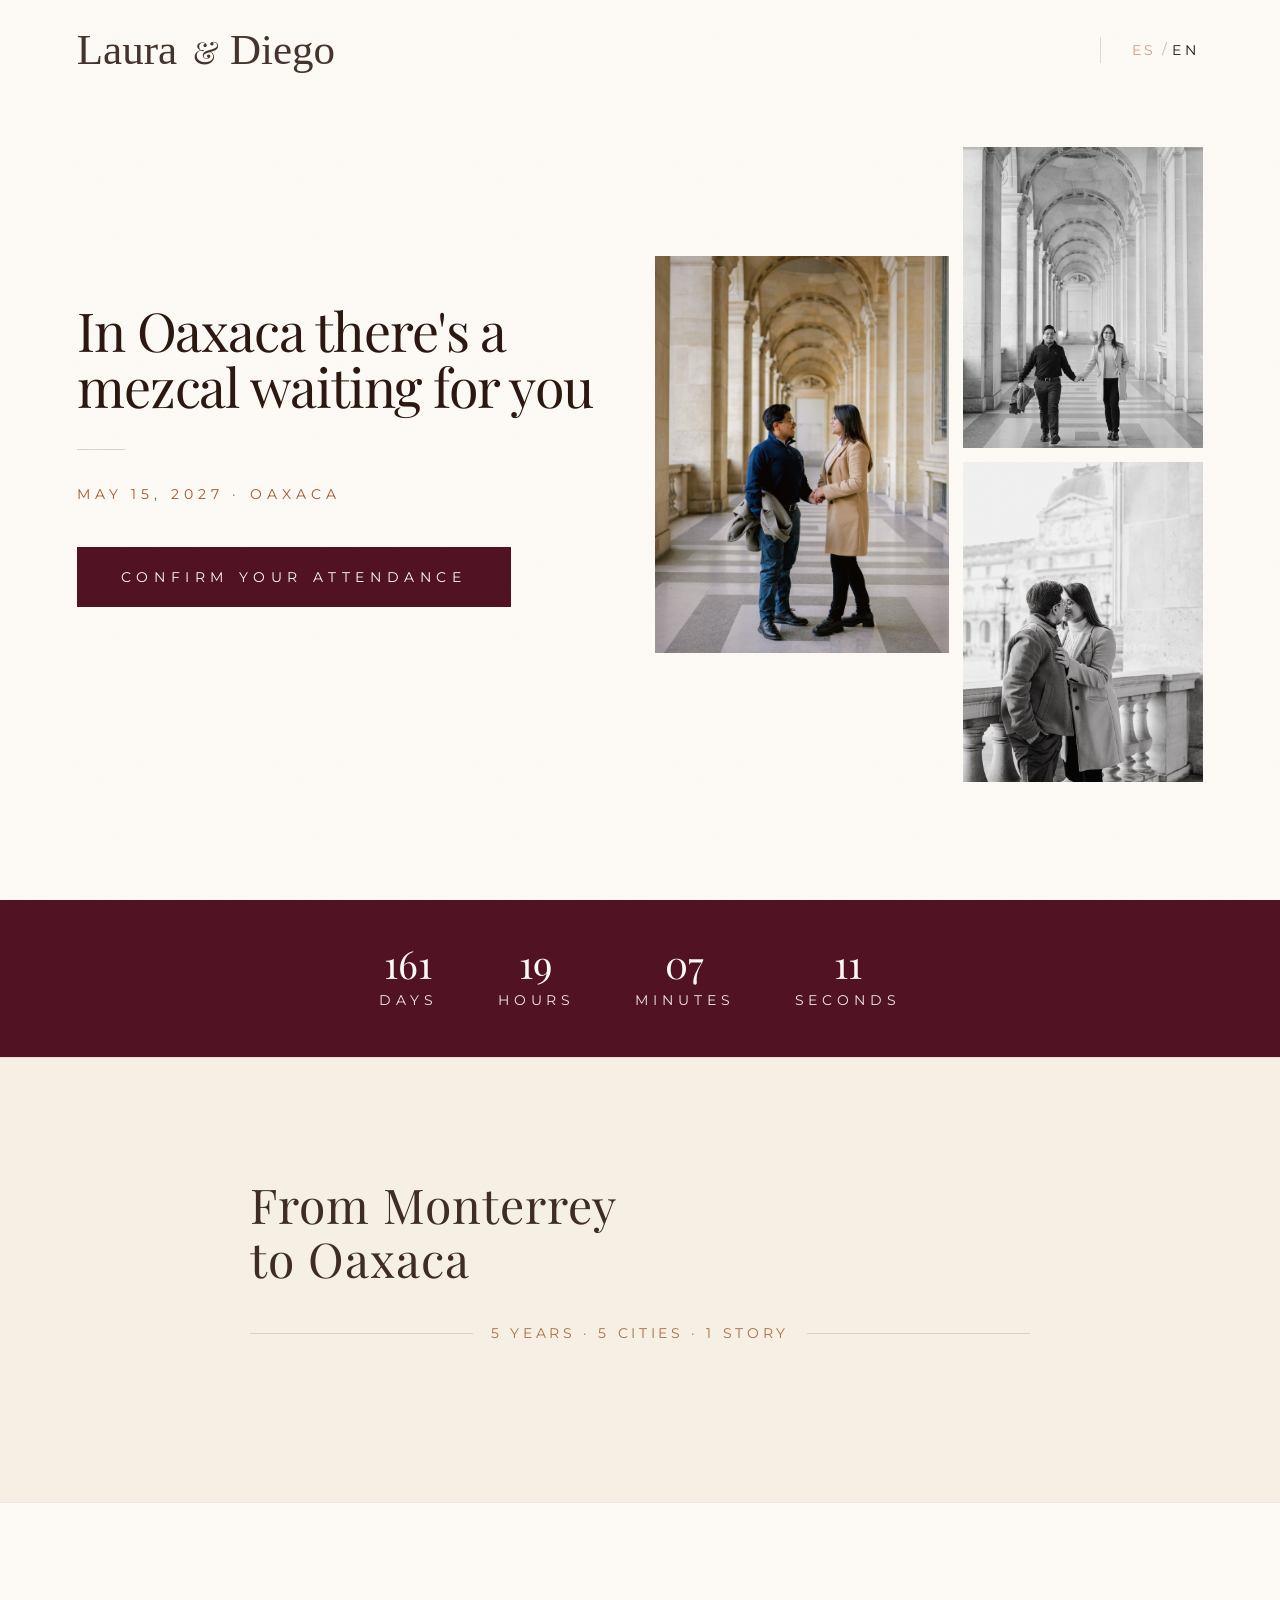
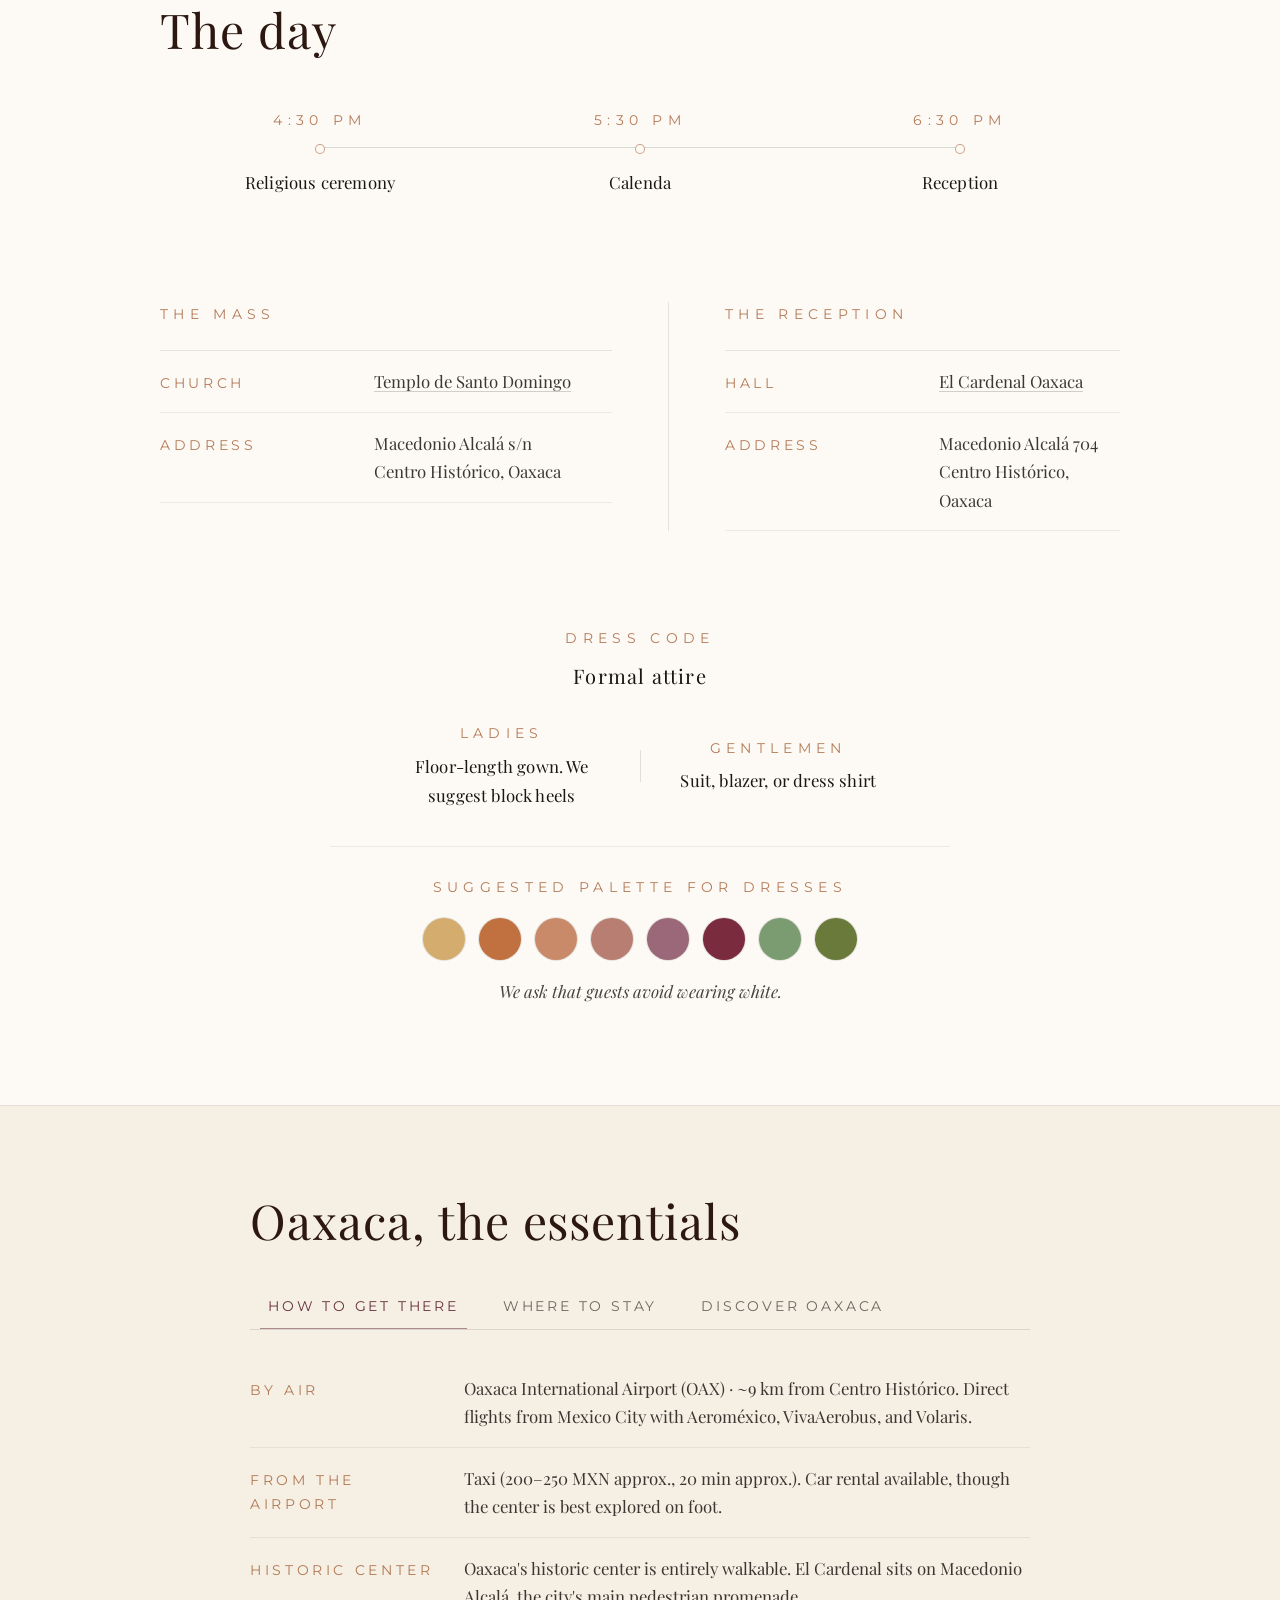
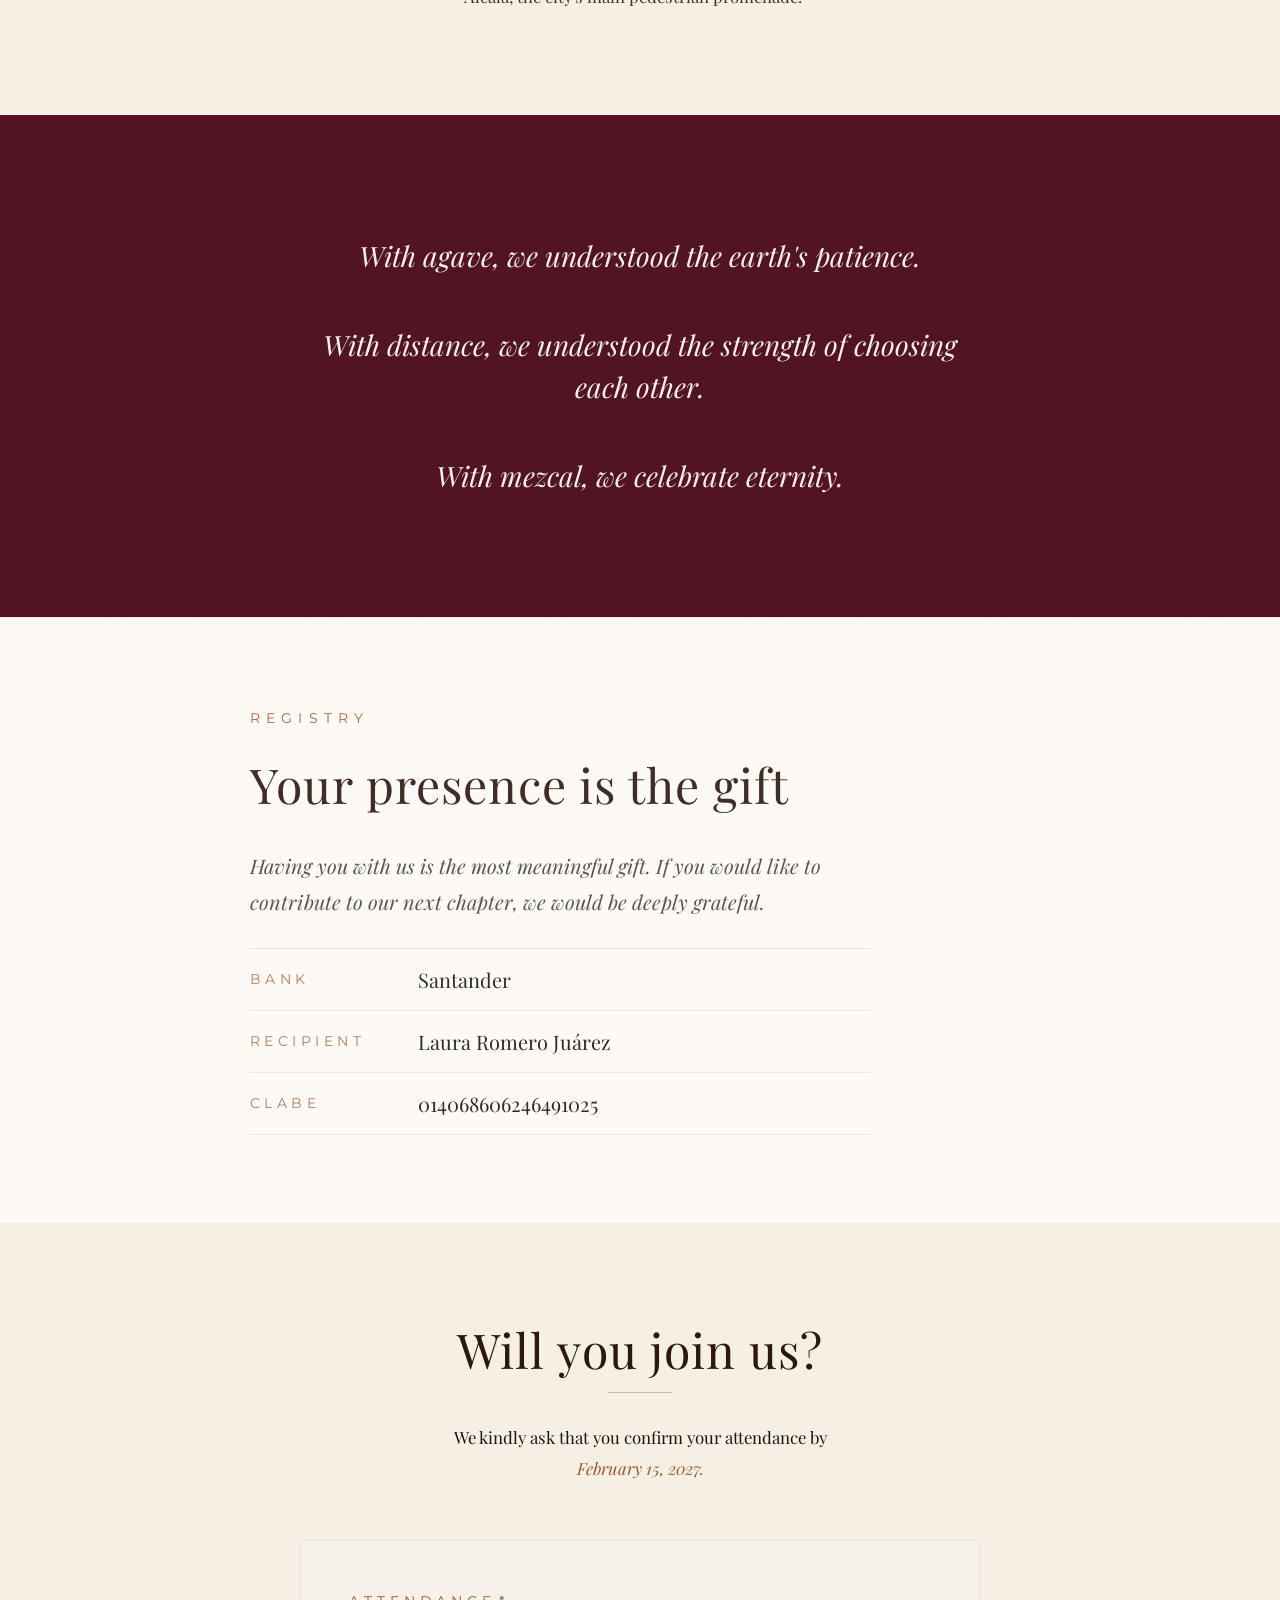
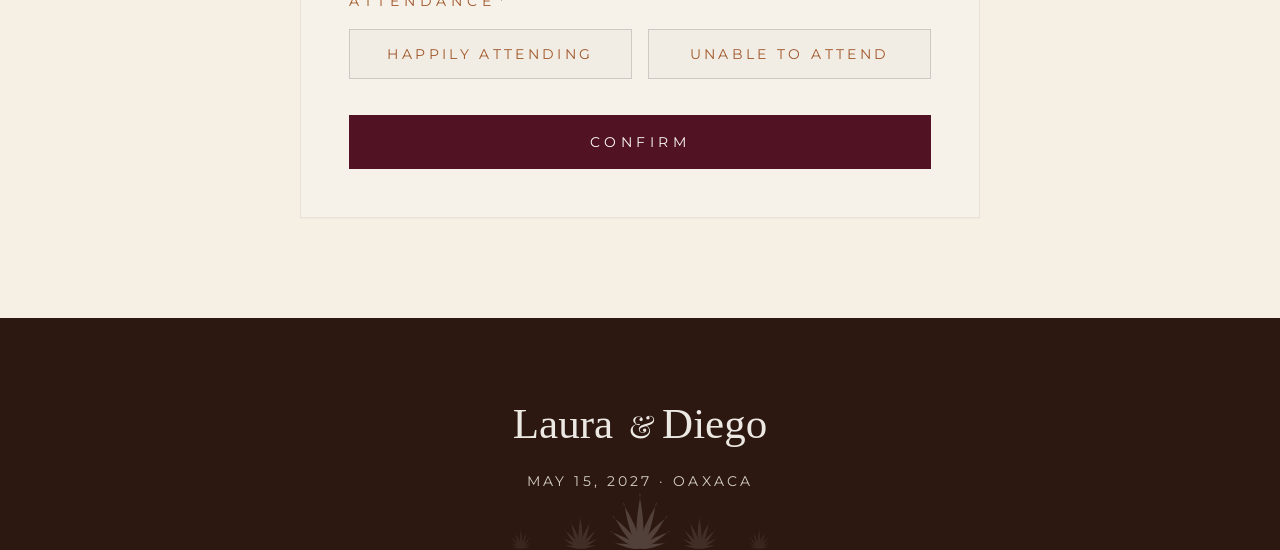
<file: index.html>
<!DOCTYPE html>
<html lang="es">

<head>
  <meta charset="UTF-8" />
  <meta name="viewport" content="width=device-width, initial-scale=1.0" />
  <title>Laura &amp; Diego — 15 de mayo de 2027</title>
  <meta name="description" content="Acompáñanos a celebrar nuestra boda el 15 de mayo de 2027 en Oaxaca, México." />

  <!-- Open Graph / WhatsApp / Social -->
  <meta property="og:type" content="website" />
  <meta property="og:url" content="https://dajvisha.github.io" />
  <meta property="og:title" content="Laura &amp; Diego — 15 de Mayo, 2027 · Oaxaca" />
  <meta property="og:description" content="Acompáñanos a celebrar nuestra boda el 15 de mayo de 2027 en Oaxaca, México." />
  <meta property="og:image" content="https://dajvisha.github.io/photos/photo_1.jpeg" />
  <meta property="og:image:width" content="1200" />
  <meta property="og:image:height" content="630" />
  <meta property="og:locale" content="es_MX" />
  <meta name="twitter:card" content="summary_large_image" />
  <meta name="twitter:title" content="Laura &amp; Diego — 15 de Mayo, 2027 · Oaxaca" />
  <meta name="twitter:description" content="Acompáñanos a celebrar nuestra boda el 15 de mayo de 2027 en Oaxaca, México." />
  <meta name="twitter:image" content="https://dajvisha.github.io/photos/photo_1.jpeg" />

  <!-- Favicon -->
  <link rel="icon" type="image/svg+xml" href="favicon.svg" />
  <link rel="apple-touch-icon" href="apple-touch-icon.svg" />

  <!-- Font preload -->
  <link rel="preload" href="fonts/PlayfairDisplay-Regular.ttf" as="font" type="font/truetype" crossorigin />
  <link rel="stylesheet" href="css/shared.css?v=2" />
  <link rel="stylesheet" href="css/index.css?v=11" />
</head>

<body>

  <a href="#inicio" class="skip-link" data-i18n="skip-link">Saltar al contenido principal</a>

  <!-- PRELOADER -->
  <div class="preloader" id="preloader">
    <div class="preloader-inner">
      <div class="preloader-monogram"><span class="names-lockup"><span class="names-script">Laura</span><span class="names-ampersand">&amp;</span><span class="names-script">Diego</span></span></div>
      <div class="preloader-date" data-i18n="preloader-date">MAYO 15, 2027 &middot; OAXACA</div>
    </div>
  </div>

  <div class="page-content" id="pageContent">

    <!-- NAVIGATION -->
    <nav class="nav" id="nav">
      <a href="#inicio" class="nav-logo"><span class="names-lockup"><span class="names-script">Laura</span><span class="names-ampersand">&amp;</span><span class="names-script">Diego</span></span></a>
      <!-- Language toggle -->
      <div class="lang-toggle" id="langToggle" aria-label="Idioma / Language">
        <button class="lang-opt" data-lang="es" aria-pressed="false">ES</button>
        <span class="lang-sep">/</span>
        <button class="lang-opt" data-lang="en" aria-pressed="false">EN</button>
      </div>
    </nav>

    <!-- HERO -->
    <section class="hero" id="inicio" tabindex="-1">

      <!-- Left column: text -->
      <div class="hero-text">
        <h1 class="hero-enter" data-i18n="hero-h1">En Oaxaca hay un mezcal <em>esperándote.</em></h1>
        <div class="hero-divider hero-enter"></div>
        <p class="hero-info hero-enter" data-i18n="hero-info">MAYO 15, 2027 &middot; OAXACA</p>
        <a href="#confirmacion" class="hero-cta hero-enter" data-i18n="hero-cta">Confirmar Asistencia</a>
      </div>

      <!-- Right column: Photos — photo 1 centered left, photos 2+3 stacked right -->
      <div class="hero-images">
        <div class="hero-photo">
          <img src="photos/photo_1.jpeg" alt="Laura y Diego en Paris" data-i18n-alt="photo-1-alt" />
        </div>
        <div class="hero-photo">
          <img src="photos/photo_2.jpeg" alt="Laura y Diego en un cafe parisino" data-i18n-alt="photo-2-alt" />
        </div>
        <div class="hero-photo">
          <img src="photos/photo_3.jpeg" alt="Retrato intimo en blanco y negro" data-i18n-alt="photo-3-alt" />
        </div>
      </div>

    </section>

    <!-- Countdown bar -->
    <div class="countdown-bar">
      <div class="countdown" aria-live="polite" aria-label="Cuenta regresiva para la boda" data-i18n-aria="cd-aria">
        <div class="countdown-unit">
          <div class="countdown-value" id="cd-days">---</div>
          <div class="countdown-label" data-i18n="cd-days-label">Días</div>
        </div>
        <div class="countdown-unit">
          <div class="countdown-value" id="cd-hours">--</div>
          <div class="countdown-label" data-i18n="cd-hours-label">Horas</div>
        </div>
        <div class="countdown-unit hide-mobile">
          <div class="countdown-value" id="cd-mins">--</div>
          <div class="countdown-label" data-i18n="cd-mins-label">Minutos</div>
        </div>
        <div class="countdown-unit hide-mobile">
          <div class="countdown-value" id="cd-secs">--</div>
          <div class="countdown-label" data-i18n="cd-secs-label">Segundos</div>
        </div>
      </div>
    </div>

    <!-- STORY -->
    <section class="story" id="historia">
      <div class="story-inner">

        <h2 class="story-headline" data-i18n="story-headline">De Monterrey<br>a <em>Oaxaca</em></h2>

        <div class="story-connector">
          <span class="story-connector-line"></span>
          <span class="story-connector-text" data-i18n="story-connector-text">5 años · 5 ciudades · 1 historia</span>
          <span class="story-connector-line"></span>
        </div>

      </div><!-- /story-inner -->
    </section>

    <!-- VENUE -->
    <section class="venue" id="lugar">
      <div class="venue-inner">

        <h2 class="heading-serif venue-section-heading" data-i18n="venue-section-heading">El <em>día</em></h2>

        <!-- Programa: horizontal on desktop, vertical on mobile -->
        <div class="prog-timeline">
          <div class="prog-item">
            <span class="prog-time" data-i18n="sched-ceremony-time-short">4:30 PM</span>
            <span class="prog-dot"></span>
            <div class="prog-text">
              <span class="prog-name" data-i18n="sched-ceremony-name">Ceremonia religiosa</span>
            </div>
          </div>
          <div class="prog-item">
            <span class="prog-time" data-i18n="sched-calenda-time">5:30 PM</span>
            <span class="prog-dot"></span>
            <div class="prog-text">
              <span class="prog-name" data-i18n="sched-calenda-name">Calenda</span>
            </div>
          </div>
          <div class="prog-item">
            <span class="prog-time" data-i18n="sched-reception-time-short">6:30 PM</span>
            <span class="prog-dot"></span>
            <div class="prog-text">
              <span class="prog-name" data-i18n="sched-reception-name">Recepción</span>
            </div>
          </div>
        </div>

        <!-- Venues: La Misa + La Recepción side by side -->
        <div class="venue-cols">

          <div class="venue-col">
            <span class="venue-col-label" data-i18n="misa-col-label">La Misa</span>
            <div class="venue-rows">
              <div class="venue-row">
                <span class="venue-row-key" data-i18n="misa-space-label">Templo</span>
                <a class="venue-row-val venue-name-link" href="https://maps.google.com/?q=Templo+de+Santo+Domingo+de+Guzm%C3%A1n+Oaxaca" target="_blank" rel="noopener noreferrer" data-i18n="misa-name">Templo de Santo Domingo</a>
              </div>
              <div class="venue-row">
                <span class="venue-row-key" data-i18n="venue-address-label">Dirección</span>
                <span class="venue-row-val">Macedonio Alcalá s/n<br>Centro Histórico, Oaxaca</span>
              </div>
            </div>
          </div>

          <div class="venue-col">
            <span class="venue-col-label" data-i18n="venue-col-label">La Recepción</span>
            <div class="venue-rows">
              <div class="venue-row">
                <span class="venue-row-key" data-i18n="venue-space-label">Salón</span>
                <a class="venue-row-val venue-name-link" href="https://maps.google.com/?q=El+Cardenal+Oaxaca,+Calle+Macedonio+Alcal%C3%A1+407,+Centro,+Oaxaca+de+Ju%C3%A1rez" target="_blank" rel="noopener noreferrer" data-i18n="venue-name">El Cardenal Oaxaca</a>
              </div>
              <div class="venue-row">
                <span class="venue-row-key" data-i18n="venue-address-label">Dirección</span>
                <span class="venue-row-val">Macedonio Alcalá 704<br>Centro Histórico, Oaxaca</span>
              </div>
            </div>
          </div>

        </div>

        <!-- Dress code — standalone below the grid -->
        <div class="venue-attire">
          <span class="venue-attire-label" data-i18n="attire-label">Vestimenta</span>
          <span class="venue-attire-val" data-i18n="attire-val">Formal elegante</span>

          <div class="venue-attire-details">
            <div class="venue-attire-group">
              <span class="venue-attire-group-key" data-i18n="attire-women-label">Ellas</span>
              <span class="venue-attire-group-desc" data-i18n="attire-women-desc">Vestido largo. Sugerimos el uso de tacón grueso</span>
            </div>
            <div class="venue-attire-divider"></div>
            <div class="venue-attire-group">
              <span class="venue-attire-group-key" data-i18n="attire-men-label">Ellos</span>
              <span class="venue-attire-group-desc" data-i18n="attire-men-desc">Traje, saco o camisa de vestir</span>
            </div>
          </div>

          <div class="venue-attire-palette">
            <span class="venue-attire-palette-label" data-i18n="attire-palette-label">Paleta sugerida para vestidos</span>
            <div class="venue-attire-swatches">
              <div class="venue-attire-swatch"><span class="swatch-circle" style="background:#D4AC6E;"></span></div>
              <div class="venue-attire-swatch"><span class="swatch-circle" style="background:#C17040;"></span></div>
              <div class="venue-attire-swatch"><span class="swatch-circle" style="background:#C88A68;"></span></div>
              <div class="venue-attire-swatch"><span class="swatch-circle" style="background:#B87E72;"></span></div>
              <div class="venue-attire-swatch"><span class="swatch-circle" style="background:#9A6878;"></span></div>
              <div class="venue-attire-swatch"><span class="swatch-circle" style="background:#7A2B3D;"></span></div>
              <div class="venue-attire-swatch"><span class="swatch-circle" style="background:#7B9B71;"></span></div>
              <div class="venue-attire-swatch"><span class="swatch-circle" style="background:#6A7A3A;"></span></div>
            </div>
            <span class="venue-attire-note" data-i18n="attire-white-note">Con cariño, pedimos evitar el blanco.</span>
          </div>
        </div>

      </div>
    </section>

    <!-- OAXACA -->
    <section class="info-section info-section--cream2" id="oaxaca">
      <div class="info-inner">
        <h2 class="heading-serif" data-i18n="oaxaca-heading">Oaxaca, <em>lo esencial</em></h2>

        <!-- Tab bar (desktop only) -->
        <div class="tab-bar" role="tablist">
          <button class="tab-btn active" role="tab" aria-selected="true" data-tab="travel" data-i18n="tab-travel">Cómo llegar</button>
          <button class="tab-btn" role="tab" aria-selected="false" data-tab="hotels" data-i18n="tab-hotels">Hospedaje</button>
          <button class="tab-btn" role="tab" aria-selected="false" data-tab="explore" data-i18n="tab-explore">Conoce Oaxaca</button>
        </div>

        <!-- Accordion item: Llegar -->
        <div class="oax-accordion" data-tab="travel">
          <button class="oax-acc-trigger" aria-expanded="false" data-i18n="tab-travel">Cómo llegar</button>
          <div class="tab-panel" id="tab-panel-travel" role="tabpanel" hidden>
          <div class="venue-rows">
            <div class="venue-row">
              <span class="venue-row-key" data-i18n="travel-air-label">Vuelo</span>
              <span class="venue-row-val" data-i18n="travel-air-val">Aeropuerto Internacional de Oaxaca (OAX), a 9 km del Centro Histórico. Vuelos directos desde Ciudad de México con Aeroméxico, VivaAerobus y Volaris.</span>
            </div>
            <div class="venue-row">
              <span class="venue-row-key" data-i18n="travel-taxi-label">Del aeropuerto</span>
              <span class="venue-row-val" data-i18n="travel-taxi-val">Taxi (200–250 MXN aprox., 20 min aprox.). Renta de auto disponible, aunque el Centro se recorre mejor caminando.</span>
            </div>
            <div class="venue-row">
              <span class="venue-row-key" data-i18n="travel-local-label">En el Centro</span>
              <span class="venue-row-val" data-i18n="travel-local-val">El Centro Histórico de Oaxaca es completamente peatonal. El Cardenal se ubica en el andador Macedonio Alcalá.</span>
            </div>
          </div>
          </div>
        </div>

        <!-- Accordion item: Hospedarse -->
        <div class="oax-accordion" data-tab="hotels">
          <button class="oax-acc-trigger" aria-expanded="false" data-i18n="tab-hotels">Hospedaje</button>
          <div class="tab-panel" id="tab-panel-hotels" role="tabpanel" hidden>
            <p class="hotel-intro" data-i18n="hotels-intro">En Oaxaca encontrarán muchas opciones de alojamiento, desde Airbnbs hasta hoteles. Les compartimos algunas recomendaciones para que encuentren el lugar perfecto para su visita.</p>
            <div class="hotel-list">
            <div class="hotel-item">
              <a class="hotel-name" href="https://maps.app.goo.gl/5ugGUWCt5vnrgBZLA" target="_blank" rel="noopener noreferrer">Casa de Siete Balcones Hotel Boutique</a>
              <span class="hotel-meta" data-i18n="hotel-1-meta">Una propiedad de estilo colonial del siglo XVI con tradicionales balcones de hierro forjado, situada cerca del centro histórico.</span>
            </div>
            <div class="hotel-item">
              <a class="hotel-name" href="https://maps.app.goo.gl/kxKyabHDmNu5Q1yi9" target="_blank" rel="noopener noreferrer">GRANA B&amp;B</a>
              <span class="hotel-meta" data-i18n="hotel-2-meta">Un alojamiento íntimo con un patio central tradicional, ubicado muy cerca del centro cultural y del distrito histórico.</span>
            </div>
            <div class="hotel-item">
              <a class="hotel-name" href="https://maps.app.goo.gl/RHiQ3biYV8ffGAZ3A" target="_blank" rel="noopener noreferrer">Hotel Casa Vértiz</a>
              <span class="hotel-meta" data-i18n="hotel-3-meta">Un edificio patrimonial clásico ubicado sobre la Avenida Reforma en el corazón del distrito histórico.</span>
            </div>
            <div class="hotel-item">
              <a class="hotel-name" href="https://maps.app.goo.gl/5HcTYxa1MjCxhU8W8" target="_blank" rel="noopener noreferrer">Majagua Hotel Boutique</a>
              <span class="hotel-meta" data-i18n="hotel-4-meta">Una propiedad boutique de diseño ubicada en un edificio tradicional situado cerca de los monumentos históricos.</span>
            </div>
            <div class="hotel-item">
              <a class="hotel-name" href="https://maps.app.goo.gl/ZAsJB7HQW1yoMHgQ7" target="_blank" rel="noopener noreferrer">Casa Antonieta</a>
              <span class="hotel-meta" data-i18n="hotel-5-meta">Un edificio restaurado del siglo XIX con arquitectura tradicional situado justo en el centro histórico.</span>
            </div>
            <div class="hotel-item">
              <a class="hotel-name" href="https://maps.app.goo.gl/MBqnXHXzV8A8HHtN8" target="_blank" rel="noopener noreferrer">Hotel PUG SEAL Oaxaca</a>
              <span class="hotel-meta" data-i18n="hotel-6-meta">Una propiedad de diseño conceptual ubicada en una estructura de estilo histórico cerca de los principales sitios culturales.</span>
            </div>
            <div class="hotel-item">
              <a class="hotel-name" href="https://maps.app.goo.gl/19hyvqzmWUHxDUuP8" target="_blank" rel="noopener noreferrer">Casa Oaxaca Hotel</a>
              <span class="hotel-meta" data-i18n="hotel-7-meta">Una propiedad íntima ubicada en un edificio de la época colonial situado a pocos pasos de la plaza principal.</span>
            </div>
            <div class="hotel-item">
              <a class="hotel-name" href="https://maps.app.goo.gl/fAUp9QvJDEoFhUZdA" target="_blank" rel="noopener noreferrer">Quinta Real Oaxaca</a>
              <span class="hotel-meta" data-i18n="hotel-8-meta">Una propiedad situada dentro de un antiguo convento del siglo XVI que cuenta con patios de piedra conservados y arquitectura colonial clásica cerca de Santo Domingo.</span>
            </div>
          </div>
          </div>
        </div>

        <!-- Accordion item: Explorar -->
        <div class="oax-accordion" data-tab="explore">
          <button class="oax-acc-trigger" aria-expanded="false" data-i18n="tab-explore">Conoce Oaxaca</button>
          <div class="tab-panel" id="tab-panel-explore" role="tabpanel" hidden>
          <div class="explore-grid">
            <div class="explore-category">
              <span class="story-sub-label" data-i18n="explore-culture-label">Cultura e Historia</span>
              <ul class="explore-list">
                <li class="explore-item"><a class="explore-item-name" href="https://maps.google.com/?q=Monte+Alban+Oaxaca" target="_blank" rel="noopener noreferrer">Monte Albán</a><span class="explore-item-note" data-i18n="explore-monteAlban-note">Sitio arqueológico zapoteca · ~15 min en auto</span></li>
                <li class="explore-item"><a class="explore-item-name" href="https://maps.app.goo.gl/uveS79cppmsuZKzX7" target="_blank" rel="noopener noreferrer">Ex-Convento de Santo Domingo</a><span class="explore-item-note" data-i18n="explore-santoDomingo-note">Museo de las Culturas de Oaxaca · a dos cuadras</span></li>
                <li class="explore-item"><a class="explore-item-name" href="https://maps.google.com/?q=MACO+Museo+de+Arte+Contemporaneo+de+Oaxaca" target="_blank" rel="noopener noreferrer">MACO</a><span class="explore-item-note" data-i18n="explore-maco-note">Museo de Arte Contemporáneo de Oaxaca</span></li>
              </ul>
            </div>
            <div class="explore-category">
              <span class="story-sub-label" data-i18n="explore-nature-label">Naturaleza</span>
              <ul class="explore-list">
                <li class="explore-item"><a class="explore-item-name" href="https://maps.google.com/?q=Hierve+el+Agua+Oaxaca" target="_blank" rel="noopener noreferrer">Hierve el Agua</a><span class="explore-item-note" data-i18n="explore-hierve-note">Cascadas petrificadas · excursión de día ~70 km</span></li>
                <li class="explore-item"><a class="explore-item-name" href="https://maps.app.goo.gl/duC3hgXXsJStjitp7" target="_blank" rel="noopener noreferrer">El Tule</a><span class="explore-item-note" data-i18n="explore-tule-note">El árbol más ancho del mundo · 13 km al este</span></li>
              </ul>
            </div>
            <div class="explore-category">
              <span class="story-sub-label" data-i18n="explore-traditional-label">Tradicional y Ancestral</span>
              <ul class="explore-list">
                <li class="explore-item"><a class="explore-item-name" href="https://maps.google.com/?q=Pasillo+del+Humo+Oaxaca" target="_blank" rel="noopener noreferrer">Pasillo del Humo</a><span class="explore-item-note" data-i18n="explore-pasillo-note">Carnes al carbón servidas con tortillas frescas y queso local.</span></li>
                <li class="explore-item"><a class="explore-item-name" href="https://maps.app.goo.gl/eNrfm2pHvvKN8XQo7" target="_blank" rel="noopener noreferrer">Las Quince Letras</a><span class="explore-item-note" data-i18n="explore-quince-note">Recetas regionales tradicionales y moles de herencia.</span></li>
              </ul>
            </div>
            <div class="explore-category">
              <span class="story-sub-label" data-i18n="explore-contemporary-label">Cocina de Autor y Contemporánea</span>
              <ul class="explore-list">
                <li class="explore-item"><a class="explore-item-name" href="https://maps.app.goo.gl/u54kFKmLT3qcHBD87" target="_blank" rel="noopener noreferrer">Criollo</a><span class="explore-item-note" data-i18n="explore-criollo-note">Cocina a las brasas que enaltece ingredientes nativos con técnicas modernas.</span></li>
                <li class="explore-item"><a class="explore-item-name" href="https://maps.google.com/?q=Los+Danzantes+Macedonio+Alcala+403+Oaxaca" target="_blank" rel="noopener noreferrer">Los Danzantes</a><span class="explore-item-note" data-i18n="explore-danzantes-note">Cocina contemporánea que fusiona sabores tradicionales con ejecución moderna.</span></li>
                <li class="explore-item"><a class="explore-item-name" href="https://maps.app.goo.gl/3bfaVymjdxaWUdha6" target="_blank" rel="noopener noreferrer">Casa Oaxaca El Restaurante</a><span class="explore-item-note" data-i18n="explore-casaoaxaca-note">Platillos contemporáneos sofisticados con moles complejos e ingredientes de mercado.</span></li>
              </ul>
            </div>
            <div class="explore-category">
              <span class="story-sub-label" data-i18n="explore-beverages-label">Bebidas, Café y Panadería</span>
              <ul class="explore-list">
                <li class="explore-item"><a class="explore-item-name" href="https://maps.google.com/?q=Casa+Convite+Oaxaca" target="_blank" rel="noopener noreferrer">Casa Convite</a><span class="explore-item-note" data-i18n="explore-convite-note">Mezcal artesanal maridado con bocados tradicionales.</span></li>
                <li class="explore-item"><a class="explore-item-name" href="https://maps.app.goo.gl/DoTqwpHZ9cGHr8ea8" target="_blank" rel="noopener noreferrer">Sagrado Filemón</a><span class="explore-item-note" data-i18n="explore-filemon-note">Pan artesanal, repostería y café de especialidad.</span></li>
                <li class="explore-item"><a class="explore-item-name" href="https://maps.app.goo.gl/bzcC3jSLHULLjGz2A" target="_blank" rel="noopener noreferrer">La Atolería</a><span class="explore-item-note" data-i18n="explore-atoleria-note">Bebidas ancestrales de maíz y cacao y atoles de herencia.</span></li>
                <li class="explore-item"><a class="explore-item-name" href="https://maps.app.goo.gl/HxiotSEuBtYRawkZ8" target="_blank" rel="noopener noreferrer">Bodaega</a><span class="explore-item-note" data-i18n="explore-bodaega-note">Panes sostenibles de masa madre y repostería artesanal de trigo.</span></li>
              </ul>
            </div>
          </div>
          </div>
        </div>

      </div>
    </section>

    <!-- PHRASE -->
    <section class="phrase-section">
      <span class="phrase-section-line" data-i18n="phrase-1">Con el agave entendimos la espera de la tierra.</span>
      <span class="phrase-section-line" data-i18n="phrase-2">Con la distancia entendimos la fuerza de elegirnos.</span>
      <span class="phrase-section-line" data-i18n="phrase-3">Con el mezcal celebramos la eternidad.</span>
    </section>

    <!-- MESA DE REGALOS -->
    <section class="info-section info-section--cream" id="regalos">
      <div class="info-inner">
        <span class="story-label" data-i18n="registry-label">Mesa de regalos</span>
        <h2 class="story-headline" data-i18n="registry-heading">Tu presencia es <em>el regalo</em></h2>
        <p class="registry-note" data-i18n="registry-body">Su compañía es el obsequio más importante para nosotros. En caso de desear colaborar para nuestra nueva etapa, les estaremos muy agradecidos.</p>

        <div class="registry-details" aria-label="Detalles bancarios / Bank details">
          <div class="registry-detail">
            <span class="registry-detail-label" data-i18n="registry-bank-label">Banco</span>
            <span class="registry-detail-value">Santander</span>
          </div>
          <div class="registry-detail">
            <span class="registry-detail-label" data-i18n="registry-recipient-label">Beneficiario</span>
            <span class="registry-detail-value">Laura Romero Juárez</span>
          </div>
          <div class="registry-detail">
            <span class="registry-detail-label" data-i18n="registry-clabe-label">CLABE</span>
            <span class="registry-detail-value">014068606246491025</span>
          </div>
        </div>
      </div>
    </section>

    <!-- RSVP -->
    <section class="section section-alt-2" id="confirmacion">
      <div class="container-sm">

        <div class="text-center rsvp-header">
          <h2 class="heading-serif" data-i18n="rsvp-heading">¿Nos acompañas?</h2>
          <div class="divider"></div>
          <p class="body-text rsvp-body-intro" data-i18n="rsvp-body">
            Confirma tu asistencia antes del <em style="font-style: italic; color: var(--sienna);">15 de febrero de 2027.</em>
          </p>
        </div>

        <div class="rsvp-form">

          <fieldset class="form-group attend-group">
            <legend class="label label--required" data-i18n="rsvp-attend-legend">Asistencia</legend>
            <div class="attend-btns">
              <button type="button" class="attend-btn" data-attend="yes" data-i18n="rsvp-attend-yes">Sí, asistiré</button>
              <button type="button" class="attend-btn" data-attend="no" data-i18n="rsvp-attend-no">No podré asistir</button>
            </div>
            <p class="field-error" id="rsvp-attend-error" role="alert"></p>
          </fieldset>

          <div class="form-group extra-fields" id="guest-picker" hidden>
            <label class="label label--required">Invitados</label>
            <p class="field-error" id="rsvp-guest-error" role="alert"></p>
            <div class="guest-checklist" id="guest-list" role="group" aria-label="Invitados"></div>
            <div class="additional-guest-fields" id="additional-guest-fields" hidden></div>
          </div>

          <input type="hidden" id="rsvp-id" name="id" />

          <div class="form-group extra-fields" id="extra-dietary">
            <label class="label" for="rsvp-dietary" data-i18n="rsvp-dietary-label">Restricciones o preferencias alimentarias</label>
            <input class="form-input" type="text" id="rsvp-dietary" name="dietary"
              placeholder="Vegetariano, sin gluten…" data-i18n-placeholder="rsvp-dietary-placeholder" />
          </div>

          <!-- Honeypot — must stay empty -->
          <input type="text" name="_honeypot" style="display:none" tabindex="-1" autocomplete="off" />

          <div class="rsvp-feedback" id="rsvp-feedback" hidden>
            <p class="rsvp-feedback-msg" id="rsvp-feedback-msg"></p>
          </div>

          <button type="button" class="submit-btn" id="rsvp-submit" data-i18n="rsvp-submit">
            Enviar confirmación
          </button>

        </div>

        <div class="rsvp-success-card" id="rsvp-success-card" hidden>
          <div class="rsvp-success-icon" aria-hidden="true">
            <svg width="20" height="20" viewBox="0 0 20 20" fill="none"><path d="M4 10.5l4 4 8-8.5" stroke="currentColor" stroke-width="1.5" stroke-linecap="round" stroke-linejoin="round"/></svg>
          </div>
          <p class="rsvp-success-card__title" id="rsvp-success-title"></p>
          <p class="rsvp-success-card__body" id="rsvp-success-body"></p>
        </div>

      </div>
    </section>

    <!-- FOOTER -->
    <footer class="footer">
      <svg class="agave-svg agave-field" viewBox="0 0 1440 300" preserveAspectRatio="xMidYMax meet"
        xmlns="http://www.w3.org/2000/svg" aria-hidden="true">
        <defs>
          <g id="agv" fill="currentColor">
            <path d="M0,0 C-18,-30,-14,-100,0,-175 C14,-100,18,-30,0,0Z M0,-175 L-1.5,-186 L0,-194 L1.5,-186Z" />
            <g transform="rotate(20) scale(.88)"><path d="M0,0 C-18,-30,-14,-100,0,-175 C14,-100,18,-30,0,0Z M0,-175 L-1.5,-186 L0,-194 L1.5,-186Z" /></g>
            <g transform="rotate(-20) scale(.88)"><path d="M0,0 C-18,-30,-14,-100,0,-175 C14,-100,18,-30,0,0Z M0,-175 L-1.5,-186 L0,-194 L1.5,-186Z" /></g>
            <g transform="rotate(40) scale(.76)"><path d="M0,0 C-18,-30,-14,-100,0,-175 C14,-100,18,-30,0,0Z M0,-175 L-1.5,-186 L0,-194 L1.5,-186Z" /></g>
            <g transform="rotate(-40) scale(.76)"><path d="M0,0 C-18,-30,-14,-100,0,-175 C14,-100,18,-30,0,0Z M0,-175 L-1.5,-186 L0,-194 L1.5,-186Z" /></g>
            <g transform="rotate(60) scale(.62)"><path d="M0,0 C-18,-30,-14,-100,0,-175 C14,-100,18,-30,0,0Z M0,-175 L-1.5,-186 L0,-194 L1.5,-186Z" /></g>
            <g transform="rotate(-60) scale(.62)"><path d="M0,0 C-18,-30,-14,-100,0,-175 C14,-100,18,-30,0,0Z M0,-175 L-1.5,-186 L0,-194 L1.5,-186Z" /></g>
            <g transform="rotate(78) scale(.5)"><path d="M0,0 C-18,-30,-14,-100,0,-175 C14,-100,18,-30,0,0Z M0,-175 L-1.5,-186 L0,-194 L1.5,-186Z" /></g>
            <g transform="rotate(-78) scale(.5)"><path d="M0,0 C-18,-30,-14,-100,0,-175 C14,-100,18,-30,0,0Z M0,-175 L-1.5,-186 L0,-194 L1.5,-186Z" /></g>
          </g>
        </defs>
        <g transform="translate(340,295) scale(0.34)"><use href="#agv" opacity="0.35" /></g>
        <g transform="translate(530,295) scale(0.55)"><use href="#agv" opacity="0.55" /></g>
        <g transform="translate(720,295) scale(0.92)"><use href="#agv" opacity="1.00" /></g>
        <g transform="translate(910,295) scale(0.55)"><use href="#agv" opacity="0.55" /></g>
        <g transform="translate(1100,295) scale(0.34)"><use href="#agv" opacity="0.35" /></g>
      </svg>
      <h2><span class="names-lockup"><span class="names-script">Laura</span><span class="names-ampersand">&amp;</span><span class="names-script">Diego</span></span></h2>
      <p class="sub" data-i18n="footer-sub">MAYO 15, 2027 &middot; OAXACA</p>
    </footer>

  </div><!-- /page-content -->

  <script src="js/index.js?v=7"></script>
</body>

</html>
</file>
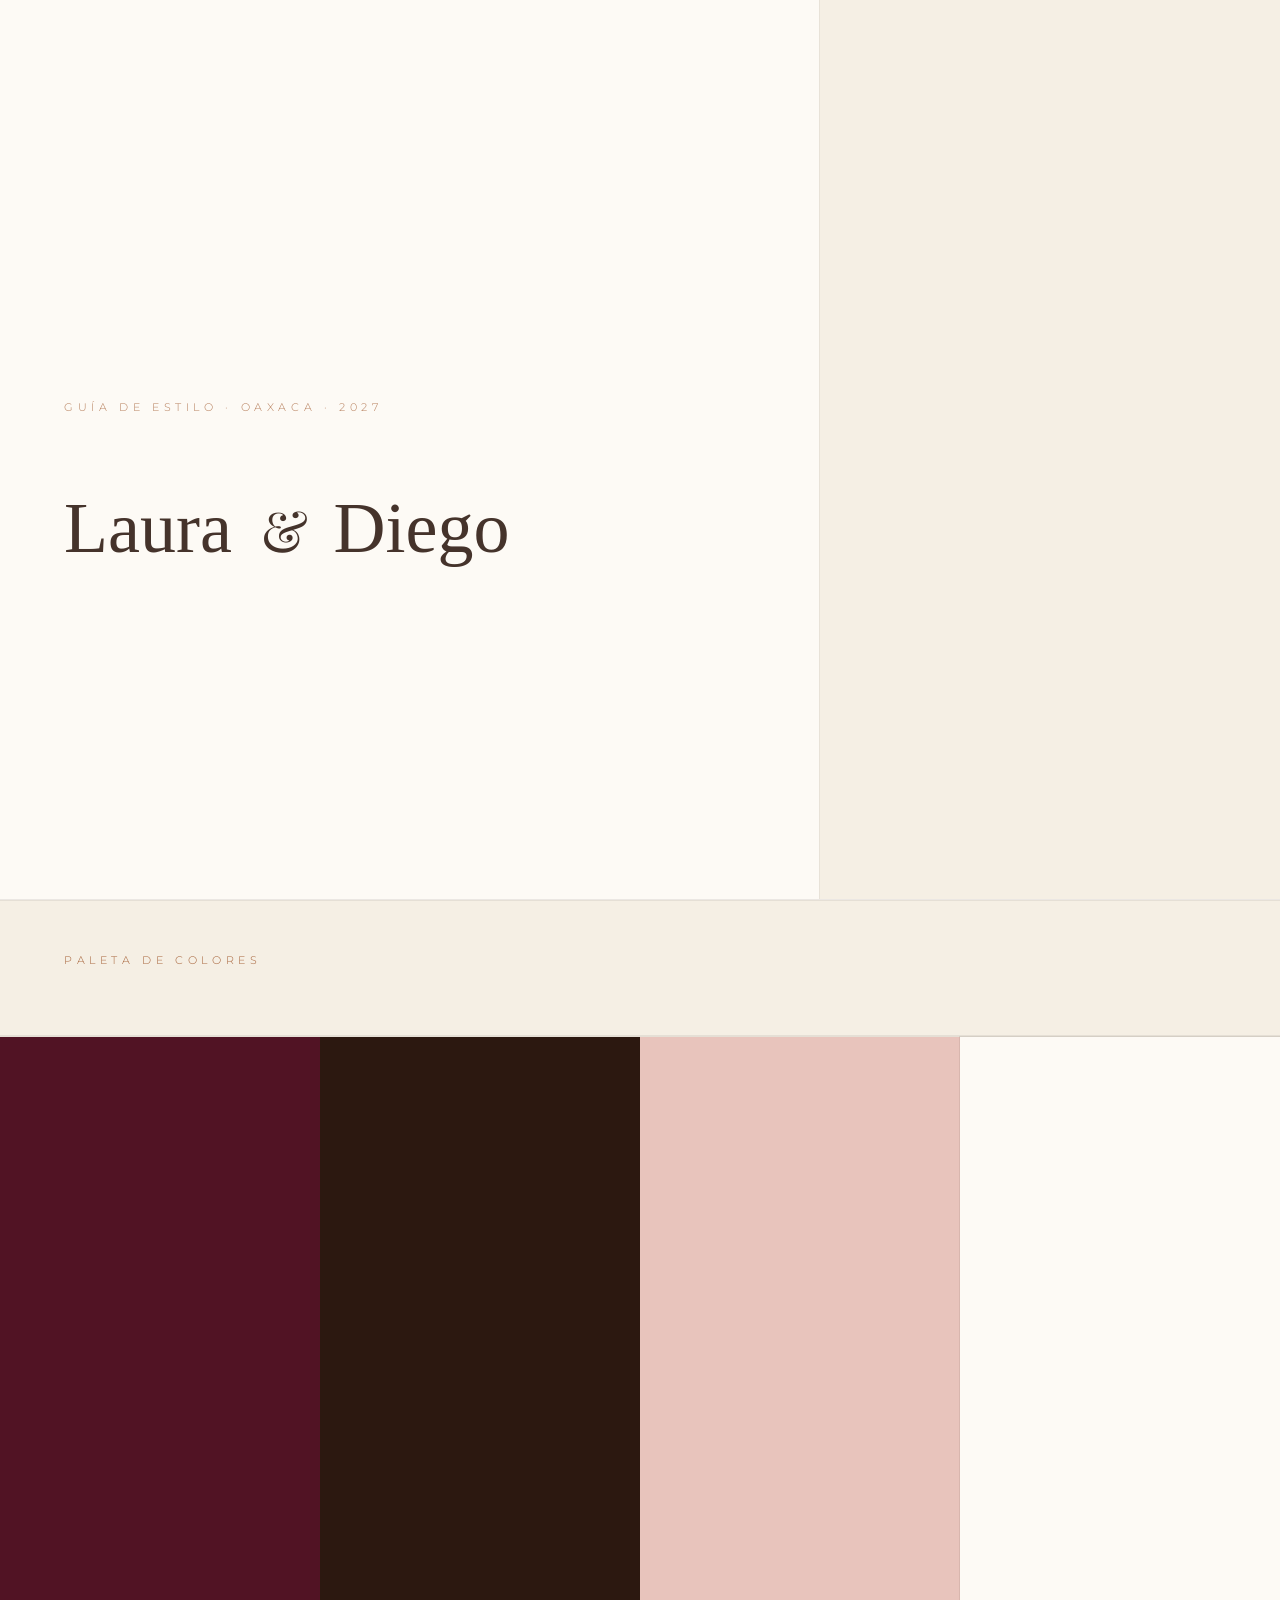
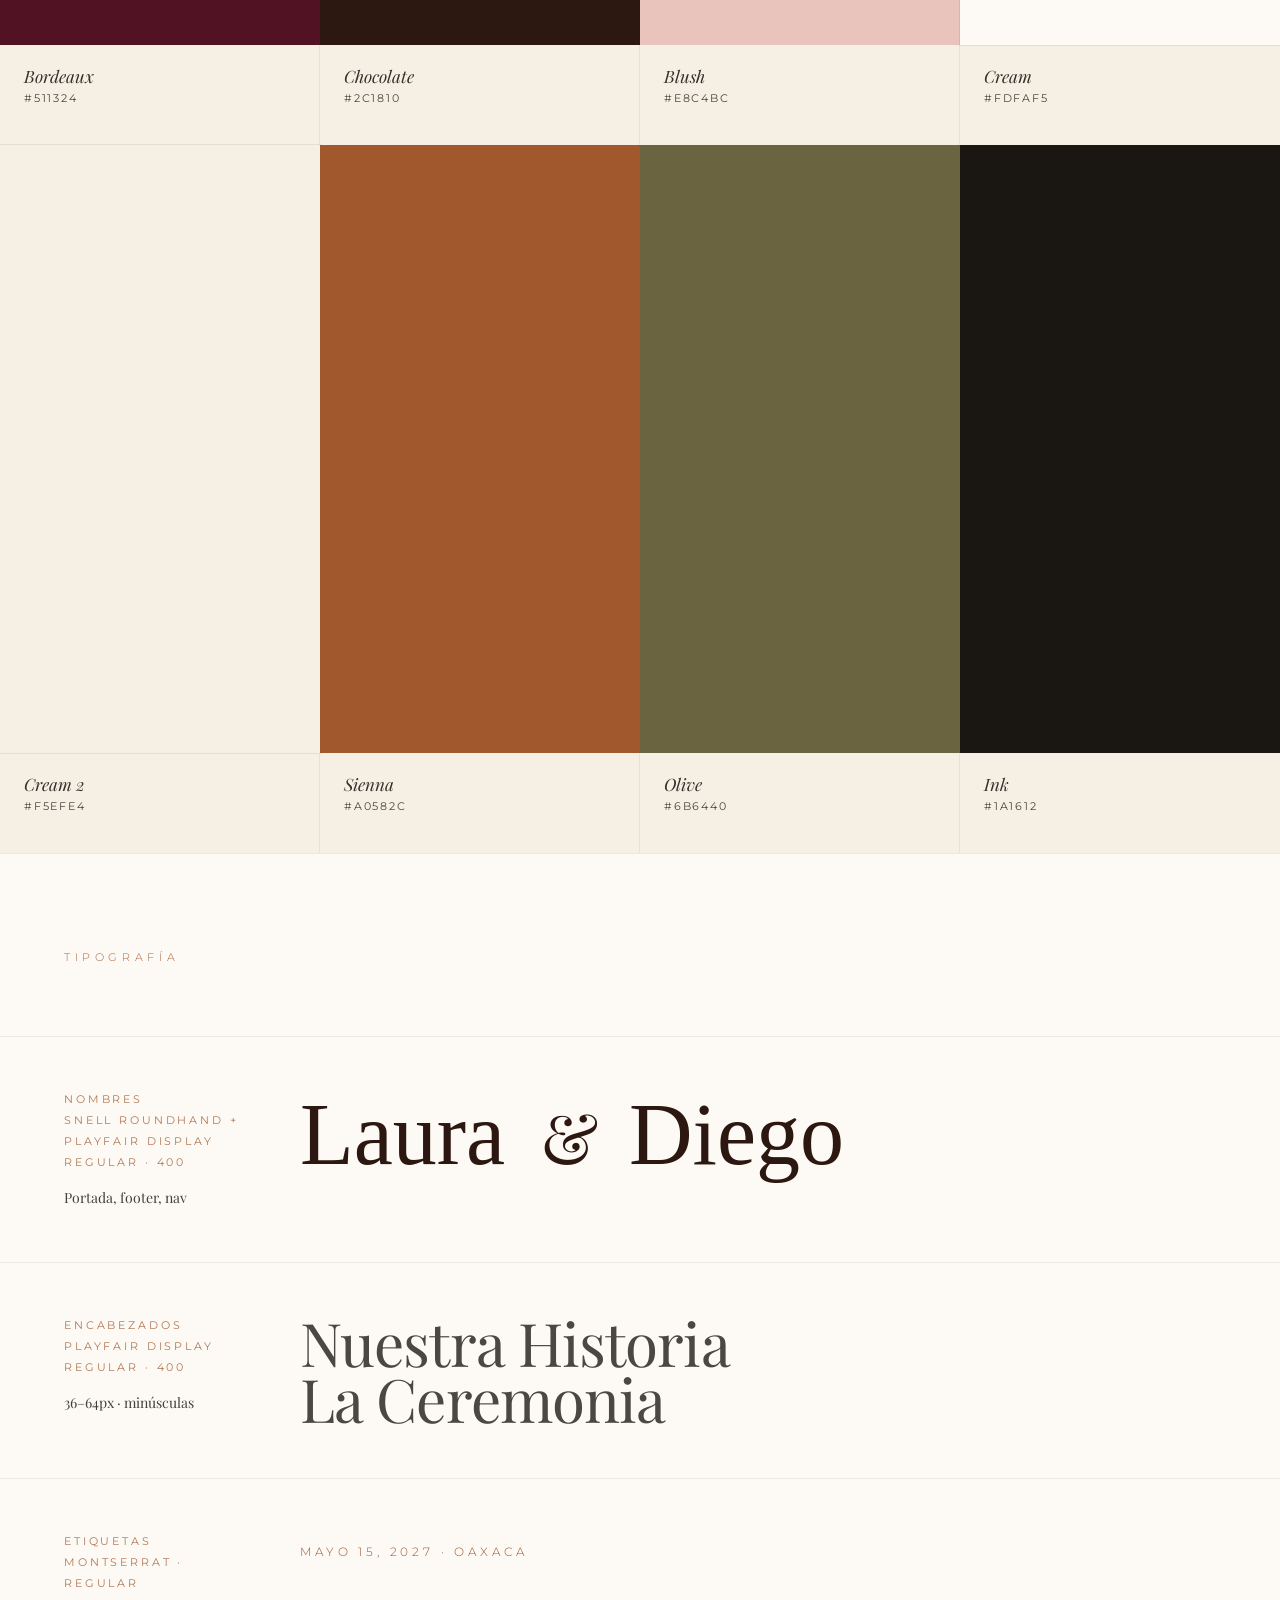
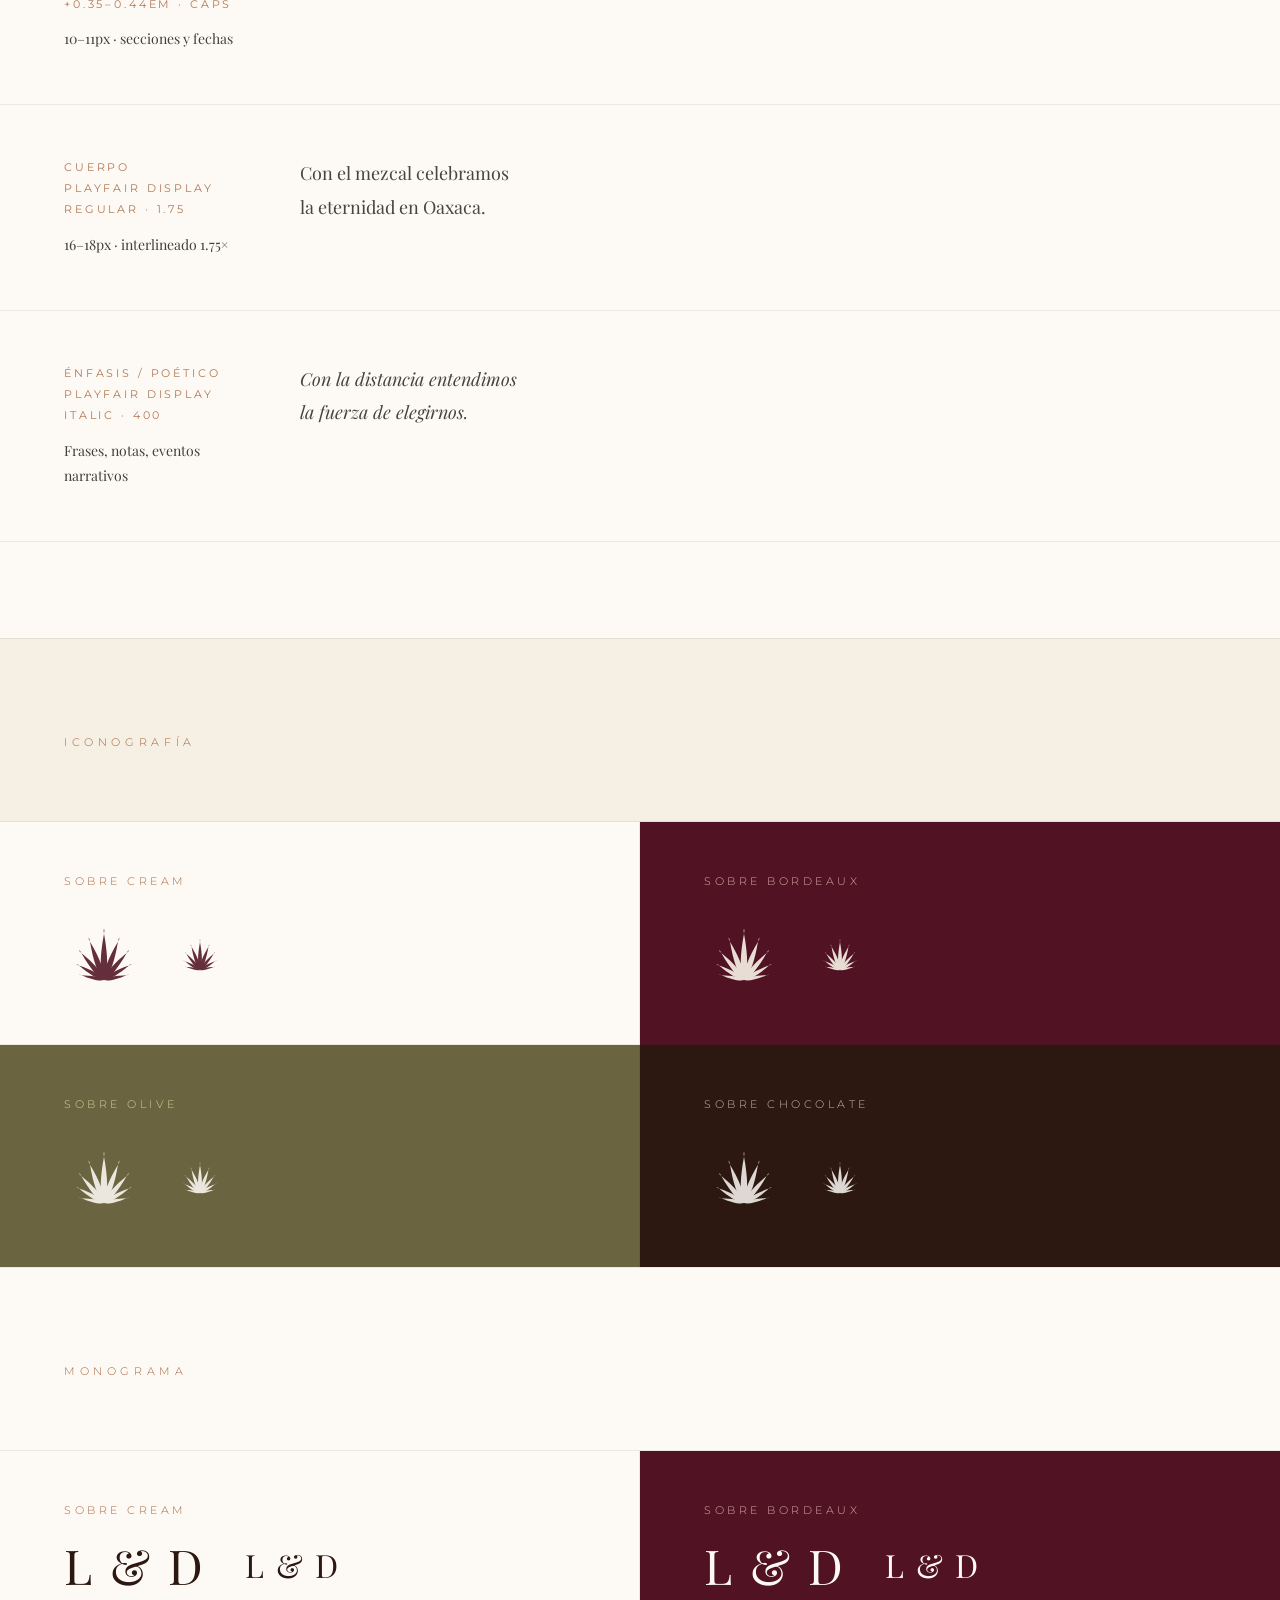
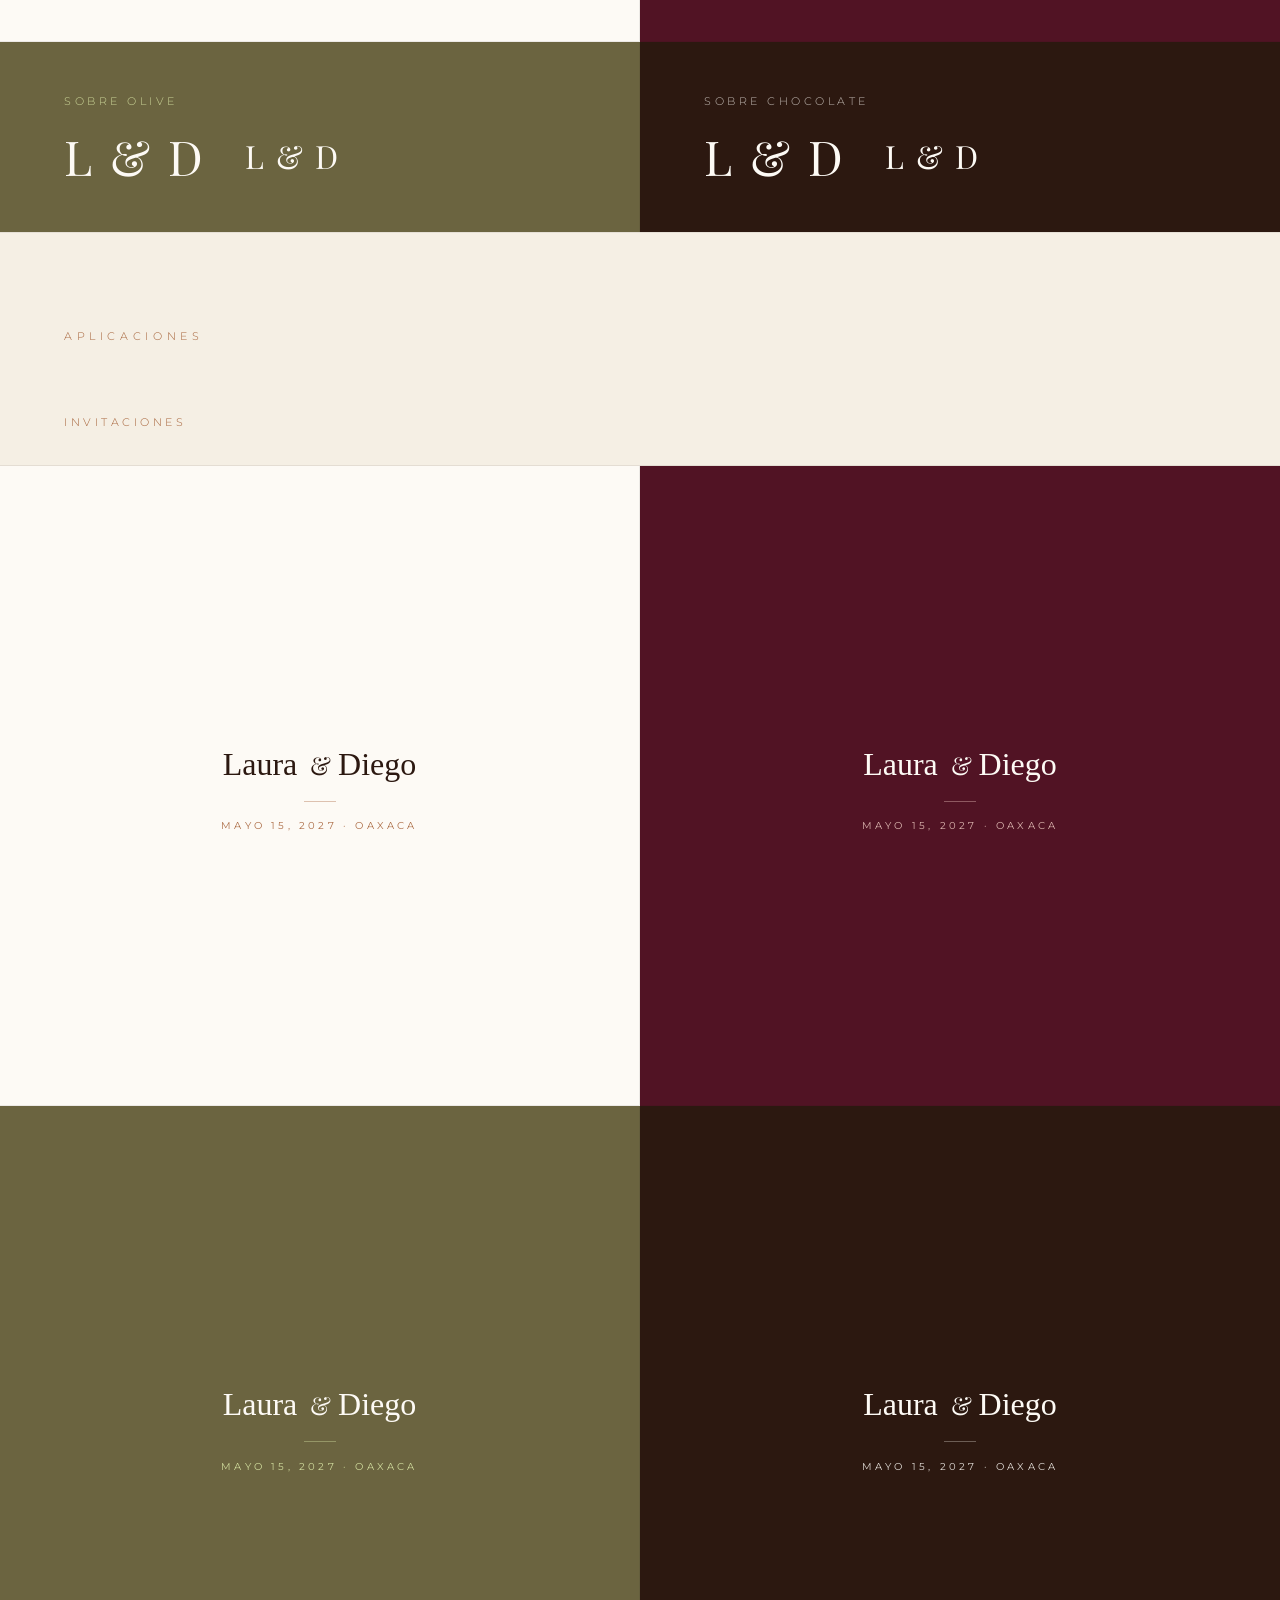
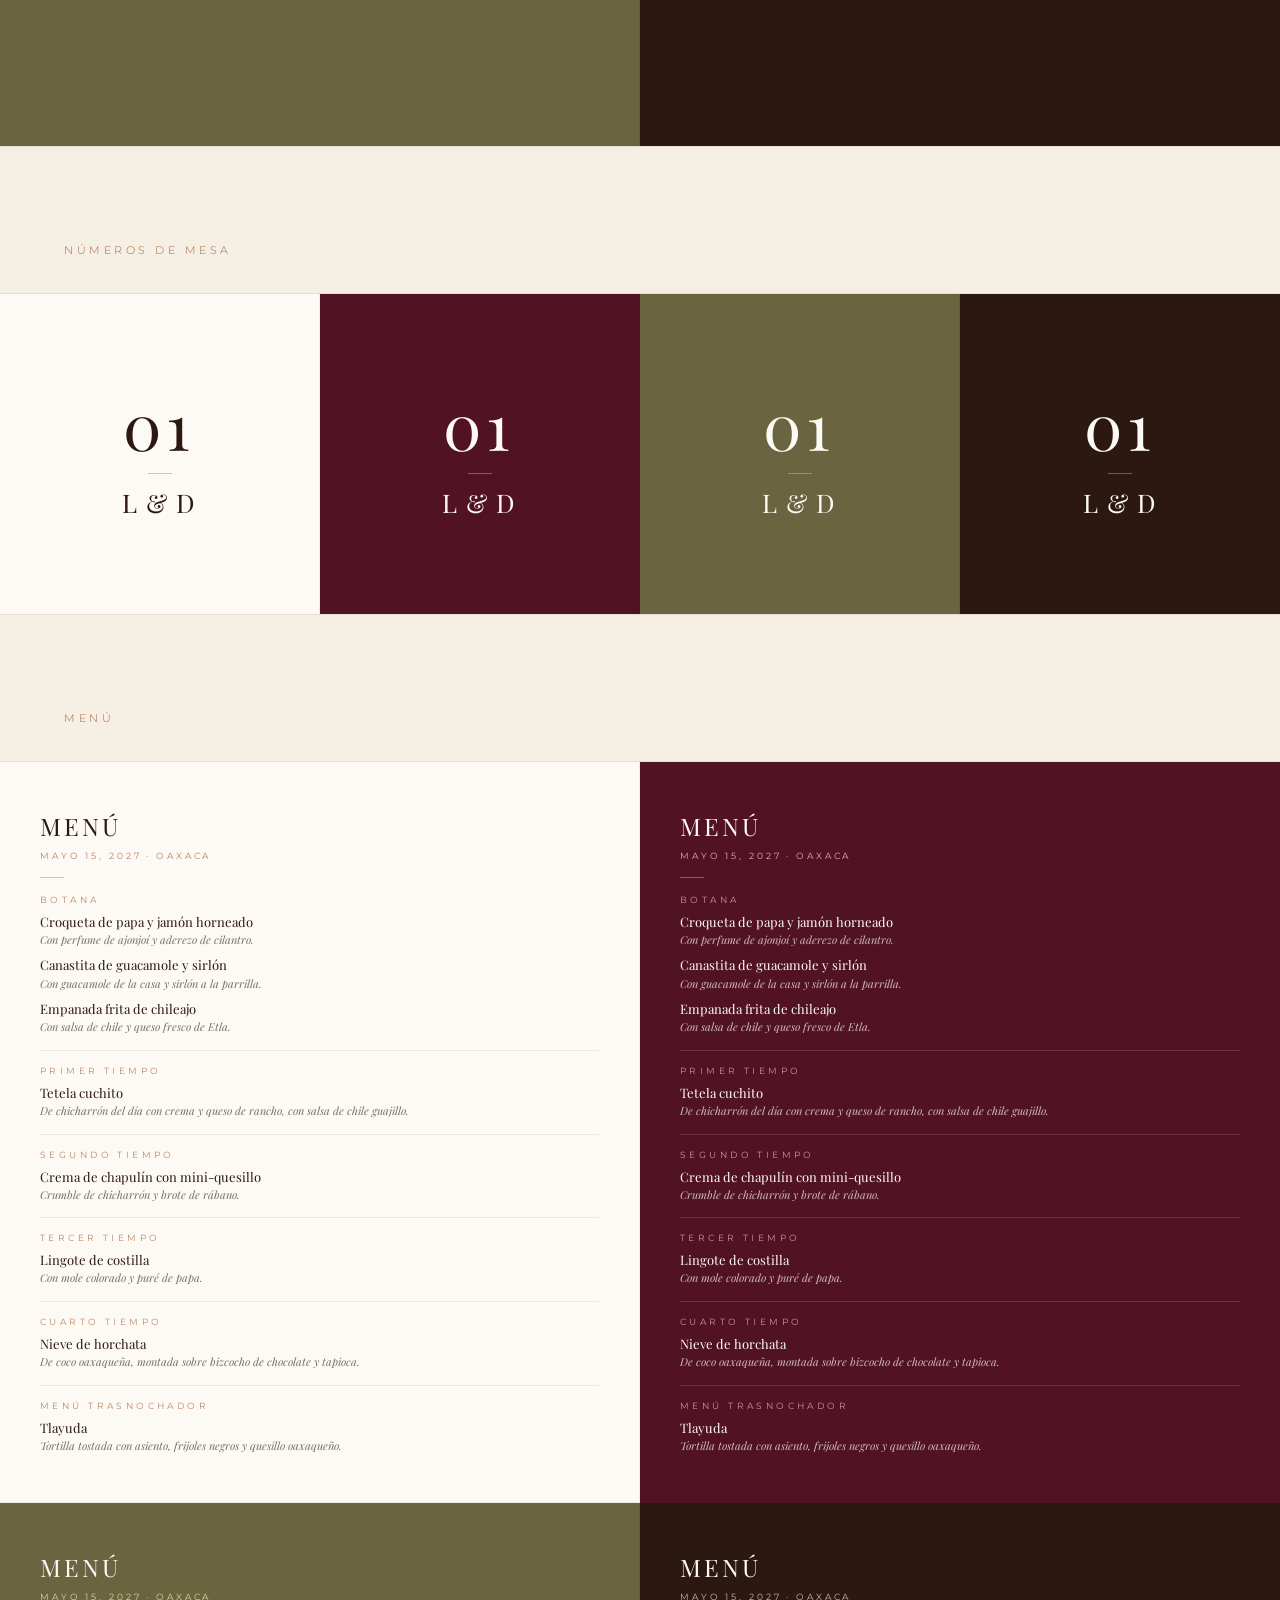
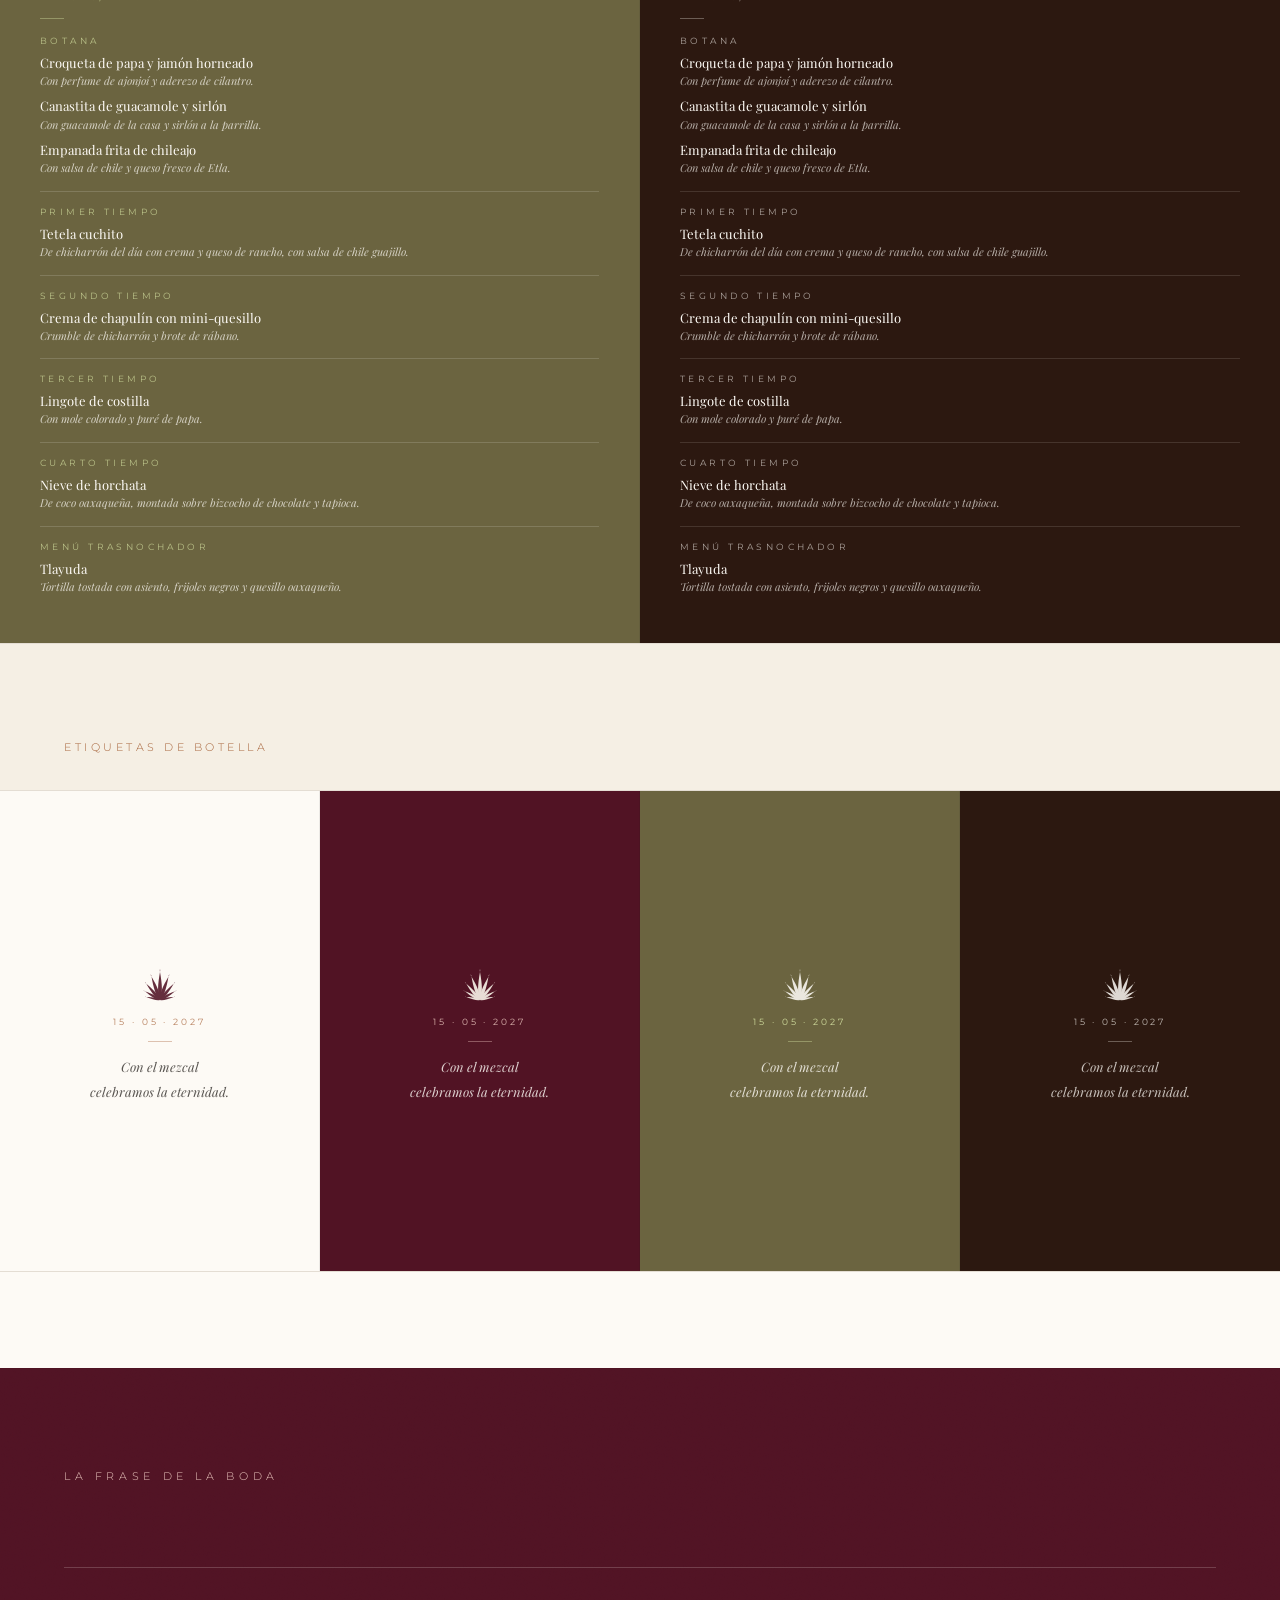
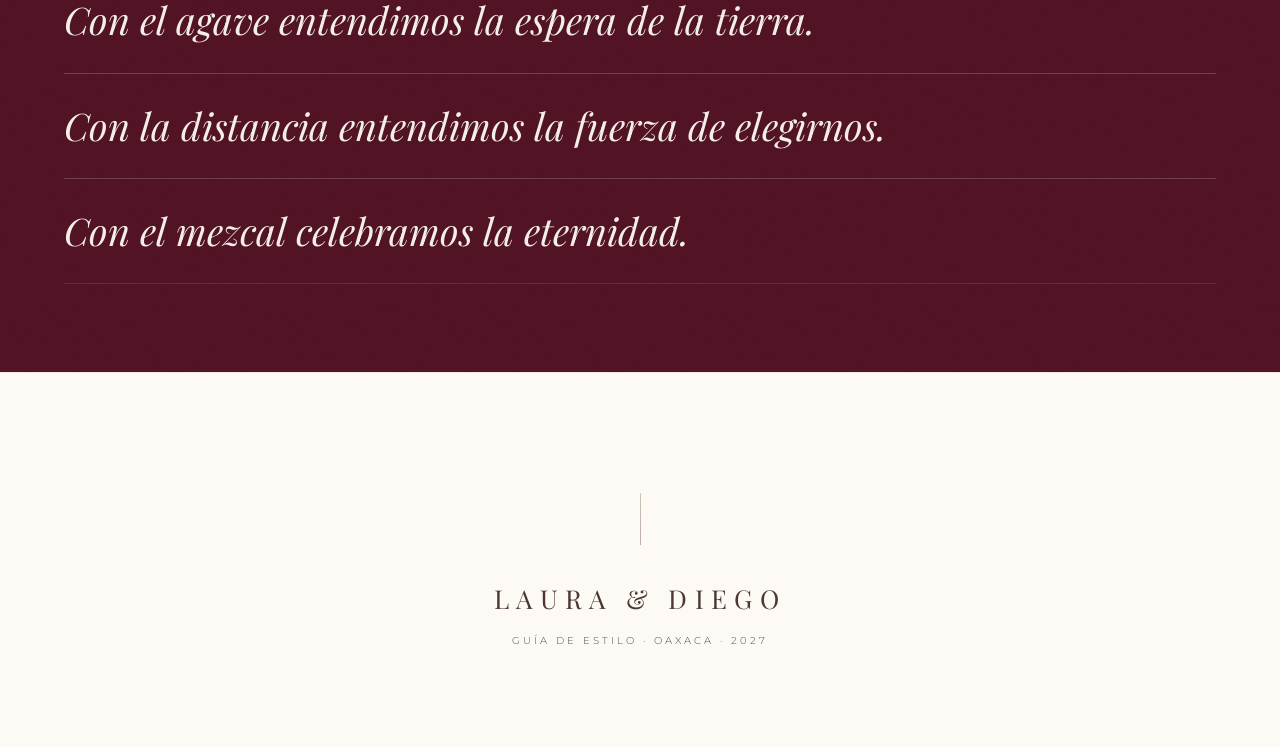
<file: style_guide.html>
<!DOCTYPE html>
<html lang="es">
<head>
<meta charset="UTF-8">
<meta name="viewport" content="width=device-width, initial-scale=1.0">
<title>Guía de Estilo · Laura & Diego · 2027</title>
<link rel="stylesheet" href="css/shared.css" />
<link rel="stylesheet" href="css/style_guide.css" />
</head>
<body>

<!-- COVER -->
<div class="cover">
  <div class="cover-accent"></div>
  <div class="cover-top">
    <div class="sec-label cover-label">Guía de Estilo · OAXACA · 2027</div>
    <div class="cover-names"><span class="names-lockup"><span class="names-script">Laura</span><span class="names-ampersand">&</span><span class="names-script">Diego</span></span></div>
  </div>
</div>

<!-- PALETTE -->
<div class="palette">
  <div class="palette-hl-wrap">
    <div class="sec-label palette-label-inline">Paleta de Colores</div>
  </div>
  <div style="border-top:0.5px solid rgba(26,22,18,0.07);">
    <div class="swatches">
      <div class="swatch"><div class="swatch-fill" style="background:#511324;"></div><div class="swatch-info"><span class="swatch-name">Bordeaux</span><span class="swatch-hex">#511324</span></div></div>
      <div class="swatch"><div class="swatch-fill" style="background:#2C1810;"></div><div class="swatch-info"><span class="swatch-name">Chocolate</span><span class="swatch-hex">#2C1810</span></div></div>
      <div class="swatch"><div class="swatch-fill" style="background:#E8C4BC;"></div><div class="swatch-info"><span class="swatch-name">Blush</span><span class="swatch-hex">#E8C4BC</span></div></div>
      <div class="swatch"><div class="swatch-fill" style="background:#FDFAF5; outline:0.5px solid rgba(26,22,18,0.08);"></div><div class="swatch-info"><span class="swatch-name">Cream</span><span class="swatch-hex">#FDFAF5</span></div></div>
      <div class="swatch"><div class="swatch-fill" style="background:#F5EFE4; outline:0.5px solid rgba(26,22,18,0.08);"></div><div class="swatch-info"><span class="swatch-name">Cream 2</span><span class="swatch-hex">#F5EFE4</span></div></div>
      <div class="swatch"><div class="swatch-fill" style="background:#A0582C;"></div><div class="swatch-info"><span class="swatch-name">Sienna</span><span class="swatch-hex">#A0582C</span></div></div>
      <div class="swatch"><div class="swatch-fill" style="background:#6B6440;"></div><div class="swatch-info"><span class="swatch-name">Olive</span><span class="swatch-hex">#6B6440</span></div></div>
      <div class="swatch"><div class="swatch-fill" style="background:#1A1612;"></div><div class="swatch-info"><span class="swatch-name">Ink</span><span class="swatch-hex">#1A1612</span></div></div>
    </div>
  </div>
</div>

<!-- TYPOGRAPHY -->
<div class="type-section">
  <div class="type-inner">
    <span class="type-label">Tipografía</span>
    <div class="type-row"><div><span class="type-row-role">Nombres<br>Snell Roundhand + Playfair Display<br>Regular · 400</span><div class="type-row-note">Portada, footer, nav</div></div><div class="spec-names"><span class="names-lockup"><span class="names-script">Laura</span><span class="names-ampersand">&amp;</span><span class="names-script">Diego</span></span></div></div>
    <div class="type-row"><div><span class="type-row-role">Encabezados<br>Playfair Display<br>Regular · 400</span><div class="type-row-note">36–64px · minúsculas</div></div><div class="spec-heading">Nuestra Historia<br>La Ceremonia</div></div>
    <div class="type-row"><div><span class="type-row-role">Etiquetas<br>Montserrat · Regular<br>+0.35–0.44em · Caps</span><div class="type-row-note">10–11px · secciones y fechas</div></div><div class="spec-label">MAYO 15, 2027 · OAXACA</div></div>
    <div class="type-row"><div><span class="type-row-role">Cuerpo<br>Playfair Display<br>Regular · 1.75</span><div class="type-row-note">16–18px · interlineado 1.75×</div></div><div class="spec-body">Con el mezcal celebramos<br>la eternidad en Oaxaca.</div></div>
    <div class="type-row"><div><span class="type-row-role">Énfasis / Poético<br>Playfair Display<br>Italic · 400</span><div class="type-row-note">Frases, notas, eventos narrativos</div></div><div class="spec-body" style="font-style:italic;">Con la distancia entendimos<br>la fuerza de elegirnos.</div></div>
  </div>
</div>

<!-- ICONOGRAPHY -->
<div class="icon-section">
  <span class="sec-label icon-label">Iconografía</span>
  <div class="icon-grid">

    <!-- On cream -->
    <div class="icon-cell">
      <span class="icon-cell-label">Sobre Cream</span>
      <div class="icon-specimen">
        <div class="icon-box">
          <svg xmlns="http://www.w3.org/2000/svg" viewBox="0 0 80 80" width="80" height="80" aria-label="Agave icon on cream">
            <g transform="translate(40,68) scale(0.265)" fill="#511324" opacity="0.88">
              <path d="M0,0 C-18,-30,-14,-100,0,-175 C14,-100,18,-30,0,0Z M0,-175 L-1.5,-186 L0,-194 L1.5,-186Z"/>
              <g transform="rotate(20) scale(.88)"><path d="M0,0 C-18,-30,-14,-100,0,-175 C14,-100,18,-30,0,0Z M0,-175 L-1.5,-186 L0,-194 L1.5,-186Z"/></g>
              <g transform="rotate(-20) scale(.88)"><path d="M0,0 C-18,-30,-14,-100,0,-175 C14,-100,18,-30,0,0Z M0,-175 L-1.5,-186 L0,-194 L1.5,-186Z"/></g>
              <g transform="rotate(40) scale(.76)"><path d="M0,0 C-18,-30,-14,-100,0,-175 C14,-100,18,-30,0,0Z M0,-175 L-1.5,-186 L0,-194 L1.5,-186Z"/></g>
              <g transform="rotate(-40) scale(.76)"><path d="M0,0 C-18,-30,-14,-100,0,-175 C14,-100,18,-30,0,0Z M0,-175 L-1.5,-186 L0,-194 L1.5,-186Z"/></g>
              <g transform="rotate(60) scale(.62)"><path d="M0,0 C-18,-30,-14,-100,0,-175 C14,-100,18,-30,0,0Z M0,-175 L-1.5,-186 L0,-194 L1.5,-186Z"/></g>
              <g transform="rotate(-60) scale(.62)"><path d="M0,0 C-18,-30,-14,-100,0,-175 C14,-100,18,-30,0,0Z M0,-175 L-1.5,-186 L0,-194 L1.5,-186Z"/></g>
              <g transform="rotate(78) scale(.5)"><path d="M0,0 C-18,-30,-14,-100,0,-175 C14,-100,18,-30,0,0Z M0,-175 L-1.5,-186 L0,-194 L1.5,-186Z"/></g>
              <g transform="rotate(-78) scale(.5)"><path d="M0,0 C-18,-30,-14,-100,0,-175 C14,-100,18,-30,0,0Z M0,-175 L-1.5,-186 L0,-194 L1.5,-186Z"/></g>
            </g>
          </svg>
        </div>
        <div class="icon-box">
          <svg xmlns="http://www.w3.org/2000/svg" viewBox="0 0 48 48" width="48" height="48" aria-label="Agave icon on cream medium">
            <g transform="translate(24,42) scale(0.16)" fill="#511324" opacity="0.88">
              <path d="M0,0 C-18,-30,-14,-100,0,-175 C14,-100,18,-30,0,0Z M0,-175 L-1.5,-186 L0,-194 L1.5,-186Z"/>
              <g transform="rotate(20) scale(.88)"><path d="M0,0 C-18,-30,-14,-100,0,-175 C14,-100,18,-30,0,0Z M0,-175 L-1.5,-186 L0,-194 L1.5,-186Z"/></g>
              <g transform="rotate(-20) scale(.88)"><path d="M0,0 C-18,-30,-14,-100,0,-175 C14,-100,18,-30,0,0Z M0,-175 L-1.5,-186 L0,-194 L1.5,-186Z"/></g>
              <g transform="rotate(40) scale(.76)"><path d="M0,0 C-18,-30,-14,-100,0,-175 C14,-100,18,-30,0,0Z M0,-175 L-1.5,-186 L0,-194 L1.5,-186Z"/></g>
              <g transform="rotate(-40) scale(.76)"><path d="M0,0 C-18,-30,-14,-100,0,-175 C14,-100,18,-30,0,0Z M0,-175 L-1.5,-186 L0,-194 L1.5,-186Z"/></g>
              <g transform="rotate(60) scale(.62)"><path d="M0,0 C-18,-30,-14,-100,0,-175 C14,-100,18,-30,0,0Z M0,-175 L-1.5,-186 L0,-194 L1.5,-186Z"/></g>
              <g transform="rotate(-60) scale(.62)"><path d="M0,0 C-18,-30,-14,-100,0,-175 C14,-100,18,-30,0,0Z M0,-175 L-1.5,-186 L0,-194 L1.5,-186Z"/></g>
              <g transform="rotate(78) scale(.5)"><path d="M0,0 C-18,-30,-14,-100,0,-175 C14,-100,18,-30,0,0Z M0,-175 L-1.5,-186 L0,-194 L1.5,-186Z"/></g>
              <g transform="rotate(-78) scale(.5)"><path d="M0,0 C-18,-30,-14,-100,0,-175 C14,-100,18,-30,0,0Z M0,-175 L-1.5,-186 L0,-194 L1.5,-186Z"/></g>
            </g>
          </svg>
        </div>
      </div>
    </div>

    <!-- On Bordeaux -->
    <div class="icon-cell" style="background:var(--bordeaux);">
      <span class="icon-cell-label" style="color:var(--blush); opacity:0.85;">Sobre Bordeaux</span>
      <div class="icon-specimen">
        <div class="icon-box">
          <svg xmlns="http://www.w3.org/2000/svg" viewBox="0 0 80 80" width="80" height="80" aria-label="Agave icon on Bordeaux">
            <g transform="translate(40,68) scale(0.265)" fill="#F5EFE4" opacity="0.92">
              <path d="M0,0 C-18,-30,-14,-100,0,-175 C14,-100,18,-30,0,0Z M0,-175 L-1.5,-186 L0,-194 L1.5,-186Z"/>
              <g transform="rotate(20) scale(.88)"><path d="M0,0 C-18,-30,-14,-100,0,-175 C14,-100,18,-30,0,0Z M0,-175 L-1.5,-186 L0,-194 L1.5,-186Z"/></g>
              <g transform="rotate(-20) scale(.88)"><path d="M0,0 C-18,-30,-14,-100,0,-175 C14,-100,18,-30,0,0Z M0,-175 L-1.5,-186 L0,-194 L1.5,-186Z"/></g>
              <g transform="rotate(40) scale(.76)"><path d="M0,0 C-18,-30,-14,-100,0,-175 C14,-100,18,-30,0,0Z M0,-175 L-1.5,-186 L0,-194 L1.5,-186Z"/></g>
              <g transform="rotate(-40) scale(.76)"><path d="M0,0 C-18,-30,-14,-100,0,-175 C14,-100,18,-30,0,0Z M0,-175 L-1.5,-186 L0,-194 L1.5,-186Z"/></g>
              <g transform="rotate(60) scale(.62)"><path d="M0,0 C-18,-30,-14,-100,0,-175 C14,-100,18,-30,0,0Z M0,-175 L-1.5,-186 L0,-194 L1.5,-186Z"/></g>
              <g transform="rotate(-60) scale(.62)"><path d="M0,0 C-18,-30,-14,-100,0,-175 C14,-100,18,-30,0,0Z M0,-175 L-1.5,-186 L0,-194 L1.5,-186Z"/></g>
              <g transform="rotate(78) scale(.5)"><path d="M0,0 C-18,-30,-14,-100,0,-175 C14,-100,18,-30,0,0Z M0,-175 L-1.5,-186 L0,-194 L1.5,-186Z"/></g>
              <g transform="rotate(-78) scale(.5)"><path d="M0,0 C-18,-30,-14,-100,0,-175 C14,-100,18,-30,0,0Z M0,-175 L-1.5,-186 L0,-194 L1.5,-186Z"/></g>
            </g>
          </svg>
        </div>
        <div class="icon-box">
          <svg xmlns="http://www.w3.org/2000/svg" viewBox="0 0 48 48" width="48" height="48" aria-label="Agave icon on Bordeaux medium">
            <g transform="translate(24,42) scale(0.16)" fill="#F5EFE4" opacity="0.92">
              <path d="M0,0 C-18,-30,-14,-100,0,-175 C14,-100,18,-30,0,0Z M0,-175 L-1.5,-186 L0,-194 L1.5,-186Z"/>
              <g transform="rotate(20) scale(.88)"><path d="M0,0 C-18,-30,-14,-100,0,-175 C14,-100,18,-30,0,0Z M0,-175 L-1.5,-186 L0,-194 L1.5,-186Z"/></g>
              <g transform="rotate(-20) scale(.88)"><path d="M0,0 C-18,-30,-14,-100,0,-175 C14,-100,18,-30,0,0Z M0,-175 L-1.5,-186 L0,-194 L1.5,-186Z"/></g>
              <g transform="rotate(40) scale(.76)"><path d="M0,0 C-18,-30,-14,-100,0,-175 C14,-100,18,-30,0,0Z M0,-175 L-1.5,-186 L0,-194 L1.5,-186Z"/></g>
              <g transform="rotate(-40) scale(.76)"><path d="M0,0 C-18,-30,-14,-100,0,-175 C14,-100,18,-30,0,0Z M0,-175 L-1.5,-186 L0,-194 L1.5,-186Z"/></g>
              <g transform="rotate(60) scale(.62)"><path d="M0,0 C-18,-30,-14,-100,0,-175 C14,-100,18,-30,0,0Z M0,-175 L-1.5,-186 L0,-194 L1.5,-186Z"/></g>
              <g transform="rotate(-60) scale(.62)"><path d="M0,0 C-18,-30,-14,-100,0,-175 C14,-100,18,-30,0,0Z M0,-175 L-1.5,-186 L0,-194 L1.5,-186Z"/></g>
              <g transform="rotate(78) scale(.5)"><path d="M0,0 C-18,-30,-14,-100,0,-175 C14,-100,18,-30,0,0Z M0,-175 L-1.5,-186 L0,-194 L1.5,-186Z"/></g>
              <g transform="rotate(-78) scale(.5)"><path d="M0,0 C-18,-30,-14,-100,0,-175 C14,-100,18,-30,0,0Z M0,-175 L-1.5,-186 L0,-194 L1.5,-186Z"/></g>
            </g>
          </svg>
        </div>
      </div>
    </div>

    <!-- On olive -->
    <div class="icon-cell" style="background:var(--olive);">
      <span class="icon-cell-label" style="color:#D4E0A0; opacity:0.9;">Sobre Olive</span>
      <div class="icon-specimen">
        <div class="icon-box">
          <svg xmlns="http://www.w3.org/2000/svg" viewBox="0 0 80 80" width="80" height="80" aria-label="Agave icon on olive">
            <rect width="80" height="80" fill="#6B6440" rx="0"/>
            <g transform="translate(40,68) scale(0.265)" fill="#FDFAF5" opacity="0.88">
              <path d="M0,0 C-18,-30,-14,-100,0,-175 C14,-100,18,-30,0,0Z M0,-175 L-1.5,-186 L0,-194 L1.5,-186Z"/>
              <g transform="rotate(20) scale(.88)"><path d="M0,0 C-18,-30,-14,-100,0,-175 C14,-100,18,-30,0,0Z M0,-175 L-1.5,-186 L0,-194 L1.5,-186Z"/></g>
              <g transform="rotate(-20) scale(.88)"><path d="M0,0 C-18,-30,-14,-100,0,-175 C14,-100,18,-30,0,0Z M0,-175 L-1.5,-186 L0,-194 L1.5,-186Z"/></g>
              <g transform="rotate(40) scale(.76)"><path d="M0,0 C-18,-30,-14,-100,0,-175 C14,-100,18,-30,0,0Z M0,-175 L-1.5,-186 L0,-194 L1.5,-186Z"/></g>
              <g transform="rotate(-40) scale(.76)"><path d="M0,0 C-18,-30,-14,-100,0,-175 C14,-100,18,-30,0,0Z M0,-175 L-1.5,-186 L0,-194 L1.5,-186Z"/></g>
              <g transform="rotate(60) scale(.62)"><path d="M0,0 C-18,-30,-14,-100,0,-175 C14,-100,18,-30,0,0Z M0,-175 L-1.5,-186 L0,-194 L1.5,-186Z"/></g>
              <g transform="rotate(-60) scale(.62)"><path d="M0,0 C-18,-30,-14,-100,0,-175 C14,-100,18,-30,0,0Z M0,-175 L-1.5,-186 L0,-194 L1.5,-186Z"/></g>
              <g transform="rotate(78) scale(.5)"><path d="M0,0 C-18,-30,-14,-100,0,-175 C14,-100,18,-30,0,0Z M0,-175 L-1.5,-186 L0,-194 L1.5,-186Z"/></g>
              <g transform="rotate(-78) scale(.5)"><path d="M0,0 C-18,-30,-14,-100,0,-175 C14,-100,18,-30,0,0Z M0,-175 L-1.5,-186 L0,-194 L1.5,-186Z"/></g>
            </g>
          </svg>
        </div>
        <div class="icon-box">
          <svg xmlns="http://www.w3.org/2000/svg" viewBox="0 0 48 48" width="48" height="48" aria-label="Agave icon on olive medium">
            <rect width="48" height="48" fill="#6B6440" rx="0"/>
            <g transform="translate(24,42) scale(0.16)" fill="#FDFAF5" opacity="0.88">
              <path d="M0,0 C-18,-30,-14,-100,0,-175 C14,-100,18,-30,0,0Z M0,-175 L-1.5,-186 L0,-194 L1.5,-186Z"/>
              <g transform="rotate(20) scale(.88)"><path d="M0,0 C-18,-30,-14,-100,0,-175 C14,-100,18,-30,0,0Z M0,-175 L-1.5,-186 L0,-194 L1.5,-186Z"/></g>
              <g transform="rotate(-20) scale(.88)"><path d="M0,0 C-18,-30,-14,-100,0,-175 C14,-100,18,-30,0,0Z M0,-175 L-1.5,-186 L0,-194 L1.5,-186Z"/></g>
              <g transform="rotate(40) scale(.76)"><path d="M0,0 C-18,-30,-14,-100,0,-175 C14,-100,18,-30,0,0Z M0,-175 L-1.5,-186 L0,-194 L1.5,-186Z"/></g>
              <g transform="rotate(-40) scale(.76)"><path d="M0,0 C-18,-30,-14,-100,0,-175 C14,-100,18,-30,0,0Z M0,-175 L-1.5,-186 L0,-194 L1.5,-186Z"/></g>
              <g transform="rotate(60) scale(.62)"><path d="M0,0 C-18,-30,-14,-100,0,-175 C14,-100,18,-30,0,0Z M0,-175 L-1.5,-186 L0,-194 L1.5,-186Z"/></g>
              <g transform="rotate(-60) scale(.62)"><path d="M0,0 C-18,-30,-14,-100,0,-175 C14,-100,18,-30,0,0Z M0,-175 L-1.5,-186 L0,-194 L1.5,-186Z"/></g>
              <g transform="rotate(78) scale(.5)"><path d="M0,0 C-18,-30,-14,-100,0,-175 C14,-100,18,-30,0,0Z M0,-175 L-1.5,-186 L0,-194 L1.5,-186Z"/></g>
              <g transform="rotate(-78) scale(.5)"><path d="M0,0 C-18,-30,-14,-100,0,-175 C14,-100,18,-30,0,0Z M0,-175 L-1.5,-186 L0,-194 L1.5,-186Z"/></g>
            </g>
          </svg>
        </div>
      </div>
    </div>

    <!-- On chocolate -->
    <div class="icon-cell" style="background:var(--chocolate);">
      <span class="icon-cell-label" style="color:var(--cream); opacity:0.70;">Sobre Chocolate</span>
      <div class="icon-specimen">
        <div class="icon-box">
          <svg xmlns="http://www.w3.org/2000/svg" viewBox="0 0 80 80" width="80" height="80" aria-label="Agave icon on chocolate">
            <rect width="80" height="80" fill="#2C1810" rx="0"/>
            <g transform="translate(40,68) scale(0.265)" fill="#FDFAF5" opacity="0.85">
              <path d="M0,0 C-18,-30,-14,-100,0,-175 C14,-100,18,-30,0,0Z M0,-175 L-1.5,-186 L0,-194 L1.5,-186Z"/>
              <g transform="rotate(20) scale(.88)"><path d="M0,0 C-18,-30,-14,-100,0,-175 C14,-100,18,-30,0,0Z M0,-175 L-1.5,-186 L0,-194 L1.5,-186Z"/></g>
              <g transform="rotate(-20) scale(.88)"><path d="M0,0 C-18,-30,-14,-100,0,-175 C14,-100,18,-30,0,0Z M0,-175 L-1.5,-186 L0,-194 L1.5,-186Z"/></g>
              <g transform="rotate(40) scale(.76)"><path d="M0,0 C-18,-30,-14,-100,0,-175 C14,-100,18,-30,0,0Z M0,-175 L-1.5,-186 L0,-194 L1.5,-186Z"/></g>
              <g transform="rotate(-40) scale(.76)"><path d="M0,0 C-18,-30,-14,-100,0,-175 C14,-100,18,-30,0,0Z M0,-175 L-1.5,-186 L0,-194 L1.5,-186Z"/></g>
              <g transform="rotate(60) scale(.62)"><path d="M0,0 C-18,-30,-14,-100,0,-175 C14,-100,18,-30,0,0Z M0,-175 L-1.5,-186 L0,-194 L1.5,-186Z"/></g>
              <g transform="rotate(-60) scale(.62)"><path d="M0,0 C-18,-30,-14,-100,0,-175 C14,-100,18,-30,0,0Z M0,-175 L-1.5,-186 L0,-194 L1.5,-186Z"/></g>
              <g transform="rotate(78) scale(.5)"><path d="M0,0 C-18,-30,-14,-100,0,-175 C14,-100,18,-30,0,0Z M0,-175 L-1.5,-186 L0,-194 L1.5,-186Z"/></g>
              <g transform="rotate(-78) scale(.5)"><path d="M0,0 C-18,-30,-14,-100,0,-175 C14,-100,18,-30,0,0Z M0,-175 L-1.5,-186 L0,-194 L1.5,-186Z"/></g>
            </g>
          </svg>
        </div>
        <div class="icon-box">
          <svg xmlns="http://www.w3.org/2000/svg" viewBox="0 0 48 48" width="48" height="48" aria-label="Agave icon on chocolate medium">
            <rect width="48" height="48" fill="#2C1810" rx="0"/>
            <g transform="translate(24,42) scale(0.16)" fill="#FDFAF5" opacity="0.85">
              <path d="M0,0 C-18,-30,-14,-100,0,-175 C14,-100,18,-30,0,0Z M0,-175 L-1.5,-186 L0,-194 L1.5,-186Z"/>
              <g transform="rotate(20) scale(.88)"><path d="M0,0 C-18,-30,-14,-100,0,-175 C14,-100,18,-30,0,0Z M0,-175 L-1.5,-186 L0,-194 L1.5,-186Z"/></g>
              <g transform="rotate(-20) scale(.88)"><path d="M0,0 C-18,-30,-14,-100,0,-175 C14,-100,18,-30,0,0Z M0,-175 L-1.5,-186 L0,-194 L1.5,-186Z"/></g>
              <g transform="rotate(40) scale(.76)"><path d="M0,0 C-18,-30,-14,-100,0,-175 C14,-100,18,-30,0,0Z M0,-175 L-1.5,-186 L0,-194 L1.5,-186Z"/></g>
              <g transform="rotate(-40) scale(.76)"><path d="M0,0 C-18,-30,-14,-100,0,-175 C14,-100,18,-30,0,0Z M0,-175 L-1.5,-186 L0,-194 L1.5,-186Z"/></g>
              <g transform="rotate(60) scale(.62)"><path d="M0,0 C-18,-30,-14,-100,0,-175 C14,-100,18,-30,0,0Z M0,-175 L-1.5,-186 L0,-194 L1.5,-186Z"/></g>
              <g transform="rotate(-60) scale(.62)"><path d="M0,0 C-18,-30,-14,-100,0,-175 C14,-100,18,-30,0,0Z M0,-175 L-1.5,-186 L0,-194 L1.5,-186Z"/></g>
              <g transform="rotate(78) scale(.5)"><path d="M0,0 C-18,-30,-14,-100,0,-175 C14,-100,18,-30,0,0Z M0,-175 L-1.5,-186 L0,-194 L1.5,-186Z"/></g>
              <g transform="rotate(-78) scale(.5)"><path d="M0,0 C-18,-30,-14,-100,0,-175 C14,-100,18,-30,0,0Z M0,-175 L-1.5,-186 L0,-194 L1.5,-186Z"/></g>
            </g>
          </svg>
        </div>
      </div>
    </div>

  </div><!-- /icon-grid -->
</div>

<!-- MONOGRAMA -->
<div class="logo-section">
  <span class="sec-label logo-label">Monograma</span>
  <div class="logo-grid">

    <!-- On cream -->
    <div class="logo-cell">
      <span class="logo-cell-label">Sobre Cream</span>
      <div class="logo-specimen">
        <span class="logo-mark" style="font-size:3rem; color:var(--chocolate);">L &amp; D</span>
        <span class="logo-mark" style="font-size:2rem; color:var(--chocolate);">L &amp; D</span>
      </div>
    </div>

    <!-- On Bordeaux -->
    <div class="logo-cell" style="background:var(--bordeaux);">
      <span class="logo-cell-label" style="color:var(--blush); opacity:0.85;">Sobre Bordeaux</span>
      <div class="logo-specimen">
        <span class="logo-mark" style="font-size:3rem; color:var(--cream);">L &amp; D</span>
        <span class="logo-mark" style="font-size:2rem; color:var(--cream);">L &amp; D</span>
      </div>
    </div>

    <!-- On olive -->
    <div class="logo-cell" style="background:var(--olive);">
      <span class="logo-cell-label" style="color:#D4E0A0; opacity:0.9;">Sobre Olive</span>
      <div class="logo-specimen">
        <span class="logo-mark" style="font-size:3rem; color:var(--cream);">L &amp; D</span>
        <span class="logo-mark" style="font-size:2rem; color:var(--cream);">L &amp; D</span>
      </div>
    </div>

    <!-- On chocolate -->
    <div class="logo-cell" style="background:var(--chocolate);">
      <span class="logo-cell-label" style="color:var(--cream); opacity:0.70;">Sobre Chocolate</span>
      <div class="logo-specimen">
        <span class="logo-mark" style="font-size:3rem; color:var(--cream);">L &amp; D</span>
        <span class="logo-mark" style="font-size:2rem; color:var(--cream);">L &amp; D</span>
      </div>
    </div>

  </div><!-- /logo-grid -->
</div>

<!-- APPLICATIONS -->
<div class="apps">
  <span class="apps-label">Aplicaciones</span>
  <span class="app-item-label">Invitaciones</span>
  <div class="inv-grid">
    <div class="inv-cell">
      <div class="inv-content">
        <span class="inv-names"><span class="names-lockup"><span class="names-script">Laura</span><span class="names-ampersand">&amp;</span><span class="names-script">Diego</span></span></span>
        <div class="inv-divider"></div>
        <span class="inv-date">MAYO 15, 2027 &middot; OAXACA</span>
      </div>
    </div>
    <div class="inv-cell on-bordeaux">
      <div class="inv-content">
        <span class="inv-names"><span class="names-lockup"><span class="names-script">Laura</span><span class="names-ampersand">&amp;</span><span class="names-script">Diego</span></span></span>
        <div class="inv-divider"></div>
        <span class="inv-date">MAYO 15, 2027 &middot; OAXACA</span>
      </div>
    </div>
    <div class="inv-cell on-olive">
      <div class="inv-content">
        <span class="inv-names"><span class="names-lockup"><span class="names-script">Laura</span><span class="names-ampersand">&amp;</span><span class="names-script">Diego</span></span></span>
        <div class="inv-divider"></div>
        <span class="inv-date">MAYO 15, 2027 &middot; OAXACA</span>
      </div>
    </div>
    <div class="inv-cell on-chocolate">
      <div class="inv-content">
        <span class="inv-names"><span class="names-lockup"><span class="names-script">Laura</span><span class="names-ampersand">&amp;</span><span class="names-script">Diego</span></span></span>
        <div class="inv-divider"></div>
        <span class="inv-date">MAYO 15, 2027 &middot; OAXACA</span>
      </div>
    </div>
  </div>

  <span class="app-item-label">Números de Mesa</span>
  <div class="mesa-grid">
    <div class="mesa-cell">
      <span class="mesa-number">01</span>
      <div class="mesa-divider"></div>
      <span class="logo-mark mesa-name">L &amp; D</span>
    </div>
    <div class="mesa-cell on-bordeaux">
      <span class="mesa-number">01</span>
      <div class="mesa-divider"></div>
      <span class="logo-mark mesa-name">L &amp; D</span>
    </div>
    <div class="mesa-cell on-olive">
      <span class="mesa-number">01</span>
      <div class="mesa-divider"></div>
      <span class="logo-mark mesa-name">L &amp; D</span>
    </div>
    <div class="mesa-cell on-chocolate">
      <span class="mesa-number">01</span>
      <div class="mesa-divider"></div>
      <span class="logo-mark mesa-name">L &amp; D</span>
    </div>
  </div>

  <span class="app-item-label">Menú</span>
  <div class="menu-grid">
    <div class="menu-cell">
      <span class="menu-heading">Menú</span>
      <span class="menu-date">MAYO 15, 2027 &middot; OAXACA</span>
      <div class="menu-divider"></div>
      <div class="menu-body">
        <div class="menu-course">
          <span class="menu-course-label">Botana</span>
          <div class="menu-item">
            <span class="menu-course-dish">Croqueta de papa y jam&oacute;n horneado</span>
            <span class="menu-course-desc">Con perfume de ajonjo&iacute; y aderezo de cilantro.</span>
          </div>
          <div class="menu-item">
            <span class="menu-course-dish">Canastita de guacamole y sirl&oacute;n</span>
            <span class="menu-course-desc">Con guacamole de la casa y sirl&oacute;n a la parrilla.</span>
          </div>
          <div class="menu-item">
            <span class="menu-course-dish">Empanada frita de chileajo</span>
            <span class="menu-course-desc">Con salsa de chile y queso fresco de Etla.</span>
          </div>
        </div>
        <div class="menu-course">
          <span class="menu-course-label">Primer tiempo</span>
          <span class="menu-course-dish">Tetela cuchito</span>
          <span class="menu-course-desc">De chicharr&oacute;n del d&iacute;a con crema y queso de rancho, con salsa de chile guajillo.</span>
        </div>
        <div class="menu-course">
          <span class="menu-course-label">Segundo tiempo</span>
          <span class="menu-course-dish">Crema de chapul&iacute;n con mini-quesillo</span>
          <span class="menu-course-desc">Crumble de chicharr&oacute;n y brote de r&aacute;bano.</span>
        </div>
        <div class="menu-course">
          <span class="menu-course-label">Tercer tiempo</span>
          <span class="menu-course-dish">Lingote de costilla</span>
          <span class="menu-course-desc">Con mole colorado y pur&eacute; de papa.</span>
        </div>
        <div class="menu-course">
          <span class="menu-course-label">Cuarto tiempo</span>
          <span class="menu-course-dish">Nieve de horchata</span>
          <span class="menu-course-desc">De coco oaxaque&ntilde;a, montada sobre bizcocho de chocolate y tapioca.</span>
        </div>
        <div class="menu-course">
          <span class="menu-course-label">Men&uacute; trasnochador</span>
          <div class="menu-item">
            <span class="menu-course-dish">Tlayuda</span>
            <span class="menu-course-desc">Tortilla tostada con asiento, frijoles negros y quesillo oaxaque&ntilde;o.</span>
          </div>
        </div>
      </div>
    </div>
    <div class="menu-cell on-bordeaux">
      <span class="menu-heading">Menú</span>
      <span class="menu-date">MAYO 15, 2027 &middot; OAXACA</span>
      <div class="menu-divider"></div>
      <div class="menu-body">
        <div class="menu-course">
          <span class="menu-course-label">Botana</span>
          <div class="menu-item">
            <span class="menu-course-dish">Croqueta de papa y jam&oacute;n horneado</span>
            <span class="menu-course-desc">Con perfume de ajonjo&iacute; y aderezo de cilantro.</span>
          </div>
          <div class="menu-item">
            <span class="menu-course-dish">Canastita de guacamole y sirl&oacute;n</span>
            <span class="menu-course-desc">Con guacamole de la casa y sirl&oacute;n a la parrilla.</span>
          </div>
          <div class="menu-item">
            <span class="menu-course-dish">Empanada frita de chileajo</span>
            <span class="menu-course-desc">Con salsa de chile y queso fresco de Etla.</span>
          </div>
        </div>
        <div class="menu-course">
          <span class="menu-course-label">Primer tiempo</span>
          <span class="menu-course-dish">Tetela cuchito</span>
          <span class="menu-course-desc">De chicharr&oacute;n del d&iacute;a con crema y queso de rancho, con salsa de chile guajillo.</span>
        </div>
        <div class="menu-course">
          <span class="menu-course-label">Segundo tiempo</span>
          <span class="menu-course-dish">Crema de chapul&iacute;n con mini-quesillo</span>
          <span class="menu-course-desc">Crumble de chicharr&oacute;n y brote de r&aacute;bano.</span>
        </div>
        <div class="menu-course">
          <span class="menu-course-label">Tercer tiempo</span>
          <span class="menu-course-dish">Lingote de costilla</span>
          <span class="menu-course-desc">Con mole colorado y pur&eacute; de papa.</span>
        </div>
        <div class="menu-course">
          <span class="menu-course-label">Cuarto tiempo</span>
          <span class="menu-course-dish">Nieve de horchata</span>
          <span class="menu-course-desc">De coco oaxaque&ntilde;a, montada sobre bizcocho de chocolate y tapioca.</span>
        </div>
        <div class="menu-course">
          <span class="menu-course-label">Men&uacute; trasnochador</span>
          <div class="menu-item">
            <span class="menu-course-dish">Tlayuda</span>
            <span class="menu-course-desc">Tortilla tostada con asiento, frijoles negros y quesillo oaxaque&ntilde;o.</span>
          </div>
        </div>
      </div>
    </div>
    <div class="menu-cell on-olive">
      <span class="menu-heading">Menú</span>
      <span class="menu-date">MAYO 15, 2027 &middot; OAXACA</span>
      <div class="menu-divider"></div>
      <div class="menu-body">
        <div class="menu-course">
          <span class="menu-course-label">Botana</span>
          <div class="menu-item">
            <span class="menu-course-dish">Croqueta de papa y jam&oacute;n horneado</span>
            <span class="menu-course-desc">Con perfume de ajonjo&iacute; y aderezo de cilantro.</span>
          </div>
          <div class="menu-item">
            <span class="menu-course-dish">Canastita de guacamole y sirl&oacute;n</span>
            <span class="menu-course-desc">Con guacamole de la casa y sirl&oacute;n a la parrilla.</span>
          </div>
          <div class="menu-item">
            <span class="menu-course-dish">Empanada frita de chileajo</span>
            <span class="menu-course-desc">Con salsa de chile y queso fresco de Etla.</span>
          </div>
        </div>
        <div class="menu-course">
          <span class="menu-course-label">Primer tiempo</span>
          <span class="menu-course-dish">Tetela cuchito</span>
          <span class="menu-course-desc">De chicharr&oacute;n del d&iacute;a con crema y queso de rancho, con salsa de chile guajillo.</span>
        </div>
        <div class="menu-course">
          <span class="menu-course-label">Segundo tiempo</span>
          <span class="menu-course-dish">Crema de chapul&iacute;n con mini-quesillo</span>
          <span class="menu-course-desc">Crumble de chicharr&oacute;n y brote de r&aacute;bano.</span>
        </div>
        <div class="menu-course">
          <span class="menu-course-label">Tercer tiempo</span>
          <span class="menu-course-dish">Lingote de costilla</span>
          <span class="menu-course-desc">Con mole colorado y pur&eacute; de papa.</span>
        </div>
        <div class="menu-course">
          <span class="menu-course-label">Cuarto tiempo</span>
          <span class="menu-course-dish">Nieve de horchata</span>
          <span class="menu-course-desc">De coco oaxaque&ntilde;a, montada sobre bizcocho de chocolate y tapioca.</span>
        </div>
        <div class="menu-course">
          <span class="menu-course-label">Men&uacute; trasnochador</span>
          <div class="menu-item">
            <span class="menu-course-dish">Tlayuda</span>
            <span class="menu-course-desc">Tortilla tostada con asiento, frijoles negros y quesillo oaxaque&ntilde;o.</span>
          </div>
        </div>
      </div>
    </div>
    <div class="menu-cell on-chocolate">
      <span class="menu-heading">Menú</span>
      <span class="menu-date">MAYO 15, 2027 &middot; OAXACA</span>
      <div class="menu-divider"></div>
      <div class="menu-body">
        <div class="menu-course">
          <span class="menu-course-label">Botana</span>
          <div class="menu-item">
            <span class="menu-course-dish">Croqueta de papa y jam&oacute;n horneado</span>
            <span class="menu-course-desc">Con perfume de ajonjo&iacute; y aderezo de cilantro.</span>
          </div>
          <div class="menu-item">
            <span class="menu-course-dish">Canastita de guacamole y sirl&oacute;n</span>
            <span class="menu-course-desc">Con guacamole de la casa y sirl&oacute;n a la parrilla.</span>
          </div>
          <div class="menu-item">
            <span class="menu-course-dish">Empanada frita de chileajo</span>
            <span class="menu-course-desc">Con salsa de chile y queso fresco de Etla.</span>
          </div>
        </div>
        <div class="menu-course">
          <span class="menu-course-label">Primer tiempo</span>
          <span class="menu-course-dish">Tetela cuchito</span>
          <span class="menu-course-desc">De chicharr&oacute;n del d&iacute;a con crema y queso de rancho, con salsa de chile guajillo.</span>
        </div>
        <div class="menu-course">
          <span class="menu-course-label">Segundo tiempo</span>
          <span class="menu-course-dish">Crema de chapul&iacute;n con mini-quesillo</span>
          <span class="menu-course-desc">Crumble de chicharr&oacute;n y brote de r&aacute;bano.</span>
        </div>
        <div class="menu-course">
          <span class="menu-course-label">Tercer tiempo</span>
          <span class="menu-course-dish">Lingote de costilla</span>
          <span class="menu-course-desc">Con mole colorado y pur&eacute; de papa.</span>
        </div>
        <div class="menu-course">
          <span class="menu-course-label">Cuarto tiempo</span>
          <span class="menu-course-dish">Nieve de horchata</span>
          <span class="menu-course-desc">De coco oaxaque&ntilde;a, montada sobre bizcocho de chocolate y tapioca.</span>
        </div>
        <div class="menu-course">
          <span class="menu-course-label">Men&uacute; trasnochador</span>
          <div class="menu-item">
            <span class="menu-course-dish">Tlayuda</span>
            <span class="menu-course-desc">Tortilla tostada con asiento, frijoles negros y quesillo oaxaque&ntilde;o.</span>
          </div>
        </div>
      </div>
    </div>
  </div>

  <span class="app-item-label">Etiquetas de Botella</span>
  <div class="botella-grid">
    <div class="botella-cell">
      <svg xmlns="http://www.w3.org/2000/svg" viewBox="0 0 48 48" width="48" height="48" aria-hidden="true">
        <g transform="translate(24,42) scale(0.16)" fill="#511324" opacity="0.88">
          <path d="M0,0 C-18,-30,-14,-100,0,-175 C14,-100,18,-30,0,0Z M0,-175 L-1.5,-186 L0,-194 L1.5,-186Z"/>
          <g transform="rotate(20) scale(.88)"><path d="M0,0 C-18,-30,-14,-100,0,-175 C14,-100,18,-30,0,0Z M0,-175 L-1.5,-186 L0,-194 L1.5,-186Z"/></g>
          <g transform="rotate(-20) scale(.88)"><path d="M0,0 C-18,-30,-14,-100,0,-175 C14,-100,18,-30,0,0Z M0,-175 L-1.5,-186 L0,-194 L1.5,-186Z"/></g>
          <g transform="rotate(40) scale(.76)"><path d="M0,0 C-18,-30,-14,-100,0,-175 C14,-100,18,-30,0,0Z M0,-175 L-1.5,-186 L0,-194 L1.5,-186Z"/></g>
          <g transform="rotate(-40) scale(.76)"><path d="M0,0 C-18,-30,-14,-100,0,-175 C14,-100,18,-30,0,0Z M0,-175 L-1.5,-186 L0,-194 L1.5,-186Z"/></g>
          <g transform="rotate(60) scale(.62)"><path d="M0,0 C-18,-30,-14,-100,0,-175 C14,-100,18,-30,0,0Z M0,-175 L-1.5,-186 L0,-194 L1.5,-186Z"/></g>
          <g transform="rotate(-60) scale(.62)"><path d="M0,0 C-18,-30,-14,-100,0,-175 C14,-100,18,-30,0,0Z M0,-175 L-1.5,-186 L0,-194 L1.5,-186Z"/></g>
          <g transform="rotate(78) scale(.5)"><path d="M0,0 C-18,-30,-14,-100,0,-175 C14,-100,18,-30,0,0Z M0,-175 L-1.5,-186 L0,-194 L1.5,-186Z"/></g>
          <g transform="rotate(-78) scale(.5)"><path d="M0,0 C-18,-30,-14,-100,0,-175 C14,-100,18,-30,0,0Z M0,-175 L-1.5,-186 L0,-194 L1.5,-186Z"/></g>
        </g>
      </svg>
      <span class="botella-date">15 &middot; 05 &middot; 2027</span>
      <div class="botella-divider"></div>
      <span class="botella-phrase">Con el mezcal<br>celebramos la eternidad.</span>
    </div>
    <div class="botella-cell on-bordeaux">
      <svg xmlns="http://www.w3.org/2000/svg" viewBox="0 0 48 48" width="48" height="48" aria-hidden="true">
        <g transform="translate(24,42) scale(0.16)" fill="#F5EFE4" opacity="0.92">
          <path d="M0,0 C-18,-30,-14,-100,0,-175 C14,-100,18,-30,0,0Z M0,-175 L-1.5,-186 L0,-194 L1.5,-186Z"/>
          <g transform="rotate(20) scale(.88)"><path d="M0,0 C-18,-30,-14,-100,0,-175 C14,-100,18,-30,0,0Z M0,-175 L-1.5,-186 L0,-194 L1.5,-186Z"/></g>
          <g transform="rotate(-20) scale(.88)"><path d="M0,0 C-18,-30,-14,-100,0,-175 C14,-100,18,-30,0,0Z M0,-175 L-1.5,-186 L0,-194 L1.5,-186Z"/></g>
          <g transform="rotate(40) scale(.76)"><path d="M0,0 C-18,-30,-14,-100,0,-175 C14,-100,18,-30,0,0Z M0,-175 L-1.5,-186 L0,-194 L1.5,-186Z"/></g>
          <g transform="rotate(-40) scale(.76)"><path d="M0,0 C-18,-30,-14,-100,0,-175 C14,-100,18,-30,0,0Z M0,-175 L-1.5,-186 L0,-194 L1.5,-186Z"/></g>
          <g transform="rotate(60) scale(.62)"><path d="M0,0 C-18,-30,-14,-100,0,-175 C14,-100,18,-30,0,0Z M0,-175 L-1.5,-186 L0,-194 L1.5,-186Z"/></g>
          <g transform="rotate(-60) scale(.62)"><path d="M0,0 C-18,-30,-14,-100,0,-175 C14,-100,18,-30,0,0Z M0,-175 L-1.5,-186 L0,-194 L1.5,-186Z"/></g>
          <g transform="rotate(78) scale(.5)"><path d="M0,0 C-18,-30,-14,-100,0,-175 C14,-100,18,-30,0,0Z M0,-175 L-1.5,-186 L0,-194 L1.5,-186Z"/></g>
          <g transform="rotate(-78) scale(.5)"><path d="M0,0 C-18,-30,-14,-100,0,-175 C14,-100,18,-30,0,0Z M0,-175 L-1.5,-186 L0,-194 L1.5,-186Z"/></g>
        </g>
      </svg>
      <span class="botella-date">15 &middot; 05 &middot; 2027</span>
      <div class="botella-divider"></div>
      <span class="botella-phrase">Con el mezcal<br>celebramos la eternidad.</span>
    </div>
    <div class="botella-cell on-olive">
      <svg xmlns="http://www.w3.org/2000/svg" viewBox="0 0 48 48" width="48" height="48" aria-hidden="true">
        <g transform="translate(24,42) scale(0.16)" fill="#FDFAF5" opacity="0.88">
          <path d="M0,0 C-18,-30,-14,-100,0,-175 C14,-100,18,-30,0,0Z M0,-175 L-1.5,-186 L0,-194 L1.5,-186Z"/>
          <g transform="rotate(20) scale(.88)"><path d="M0,0 C-18,-30,-14,-100,0,-175 C14,-100,18,-30,0,0Z M0,-175 L-1.5,-186 L0,-194 L1.5,-186Z"/></g>
          <g transform="rotate(-20) scale(.88)"><path d="M0,0 C-18,-30,-14,-100,0,-175 C14,-100,18,-30,0,0Z M0,-175 L-1.5,-186 L0,-194 L1.5,-186Z"/></g>
          <g transform="rotate(40) scale(.76)"><path d="M0,0 C-18,-30,-14,-100,0,-175 C14,-100,18,-30,0,0Z M0,-175 L-1.5,-186 L0,-194 L1.5,-186Z"/></g>
          <g transform="rotate(-40) scale(.76)"><path d="M0,0 C-18,-30,-14,-100,0,-175 C14,-100,18,-30,0,0Z M0,-175 L-1.5,-186 L0,-194 L1.5,-186Z"/></g>
          <g transform="rotate(60) scale(.62)"><path d="M0,0 C-18,-30,-14,-100,0,-175 C14,-100,18,-30,0,0Z M0,-175 L-1.5,-186 L0,-194 L1.5,-186Z"/></g>
          <g transform="rotate(-60) scale(.62)"><path d="M0,0 C-18,-30,-14,-100,0,-175 C14,-100,18,-30,0,0Z M0,-175 L-1.5,-186 L0,-194 L1.5,-186Z"/></g>
          <g transform="rotate(78) scale(.5)"><path d="M0,0 C-18,-30,-14,-100,0,-175 C14,-100,18,-30,0,0Z M0,-175 L-1.5,-186 L0,-194 L1.5,-186Z"/></g>
          <g transform="rotate(-78) scale(.5)"><path d="M0,0 C-18,-30,-14,-100,0,-175 C14,-100,18,-30,0,0Z M0,-175 L-1.5,-186 L0,-194 L1.5,-186Z"/></g>
        </g>
      </svg>
      <span class="botella-date">15 &middot; 05 &middot; 2027</span>
      <div class="botella-divider"></div>
      <span class="botella-phrase">Con el mezcal<br>celebramos la eternidad.</span>
    </div>
    <div class="botella-cell on-chocolate">
      <svg xmlns="http://www.w3.org/2000/svg" viewBox="0 0 48 48" width="48" height="48" aria-hidden="true">
        <g transform="translate(24,42) scale(0.16)" fill="#FDFAF5" opacity="0.85">
          <path d="M0,0 C-18,-30,-14,-100,0,-175 C14,-100,18,-30,0,0Z M0,-175 L-1.5,-186 L0,-194 L1.5,-186Z"/>
          <g transform="rotate(20) scale(.88)"><path d="M0,0 C-18,-30,-14,-100,0,-175 C14,-100,18,-30,0,0Z M0,-175 L-1.5,-186 L0,-194 L1.5,-186Z"/></g>
          <g transform="rotate(-20) scale(.88)"><path d="M0,0 C-18,-30,-14,-100,0,-175 C14,-100,18,-30,0,0Z M0,-175 L-1.5,-186 L0,-194 L1.5,-186Z"/></g>
          <g transform="rotate(40) scale(.76)"><path d="M0,0 C-18,-30,-14,-100,0,-175 C14,-100,18,-30,0,0Z M0,-175 L-1.5,-186 L0,-194 L1.5,-186Z"/></g>
          <g transform="rotate(-40) scale(.76)"><path d="M0,0 C-18,-30,-14,-100,0,-175 C14,-100,18,-30,0,0Z M0,-175 L-1.5,-186 L0,-194 L1.5,-186Z"/></g>
          <g transform="rotate(60) scale(.62)"><path d="M0,0 C-18,-30,-14,-100,0,-175 C14,-100,18,-30,0,0Z M0,-175 L-1.5,-186 L0,-194 L1.5,-186Z"/></g>
          <g transform="rotate(-60) scale(.62)"><path d="M0,0 C-18,-30,-14,-100,0,-175 C14,-100,18,-30,0,0Z M0,-175 L-1.5,-186 L0,-194 L1.5,-186Z"/></g>
          <g transform="rotate(78) scale(.5)"><path d="M0,0 C-18,-30,-14,-100,0,-175 C14,-100,18,-30,0,0Z M0,-175 L-1.5,-186 L0,-194 L1.5,-186Z"/></g>
          <g transform="rotate(-78) scale(.5)"><path d="M0,0 C-18,-30,-14,-100,0,-175 C14,-100,18,-30,0,0Z M0,-175 L-1.5,-186 L0,-194 L1.5,-186Z"/></g>
        </g>
      </svg>
      <span class="botella-date">15 &middot; 05 &middot; 2027</span>
      <div class="botella-divider"></div>
      <span class="botella-phrase">Con el mezcal<br>celebramos la eternidad.</span>
    </div>
  </div>

</div>

<!-- PHRASE -->
<div class="phrase">
  <span class="sec-label phrase-label">La frase de la boda</span>
  <span class="phrase-line">Con el agave entendimos la espera de la tierra.</span>
  <span class="phrase-line">Con la distancia entendimos la fuerza de elegirnos.</span>
  <span class="phrase-line">Con el mezcal celebramos la eternidad.</span>
</div>


<!-- CLOSING -->
<div class="closing">
  <div class="closing-inner">
    <div class="closing-vr" style="background:linear-gradient(to bottom, var(--olive), var(--bordeaux));"></div>
    <span class="closing-names">Laura <em>&amp;</em> Diego</span>
    <div class="closing-credit">Guía de Estilo · OAXACA · 2027</div>
  </div>
</div>


</body>
</html>
</file>
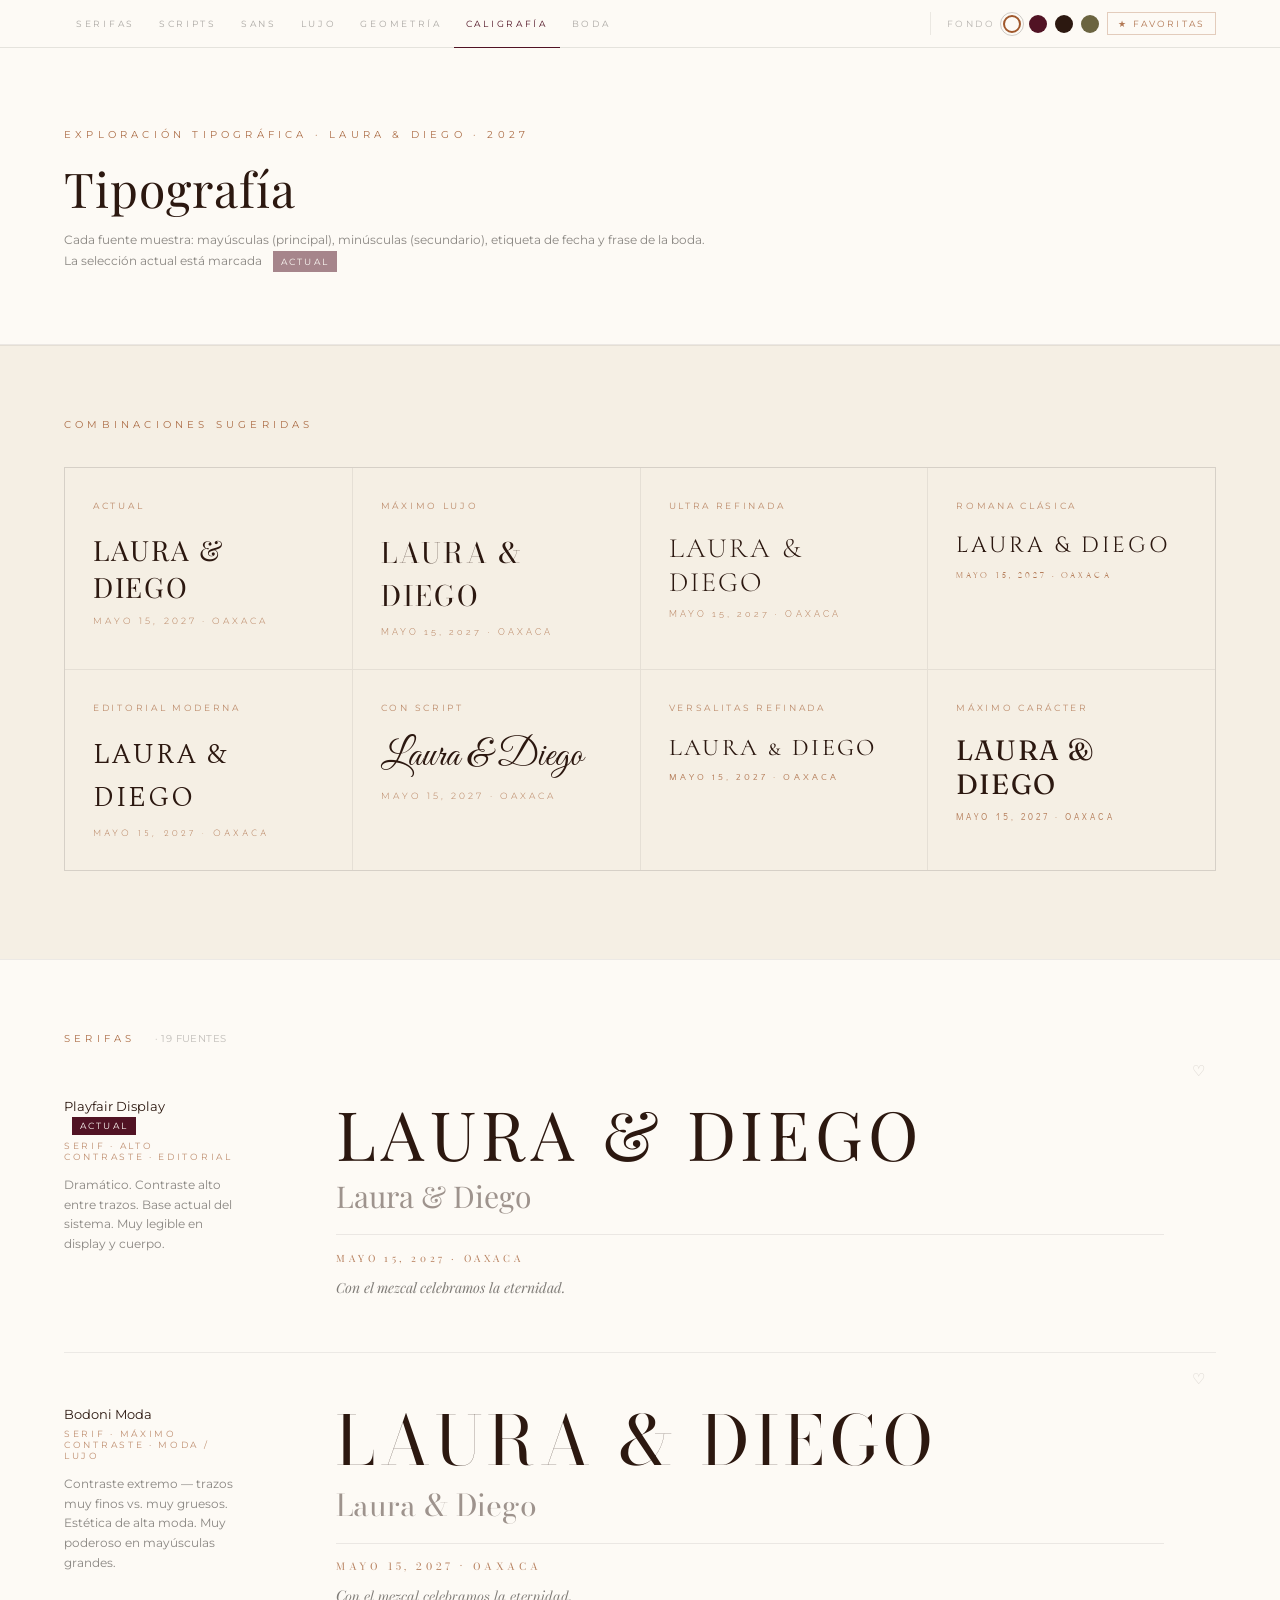
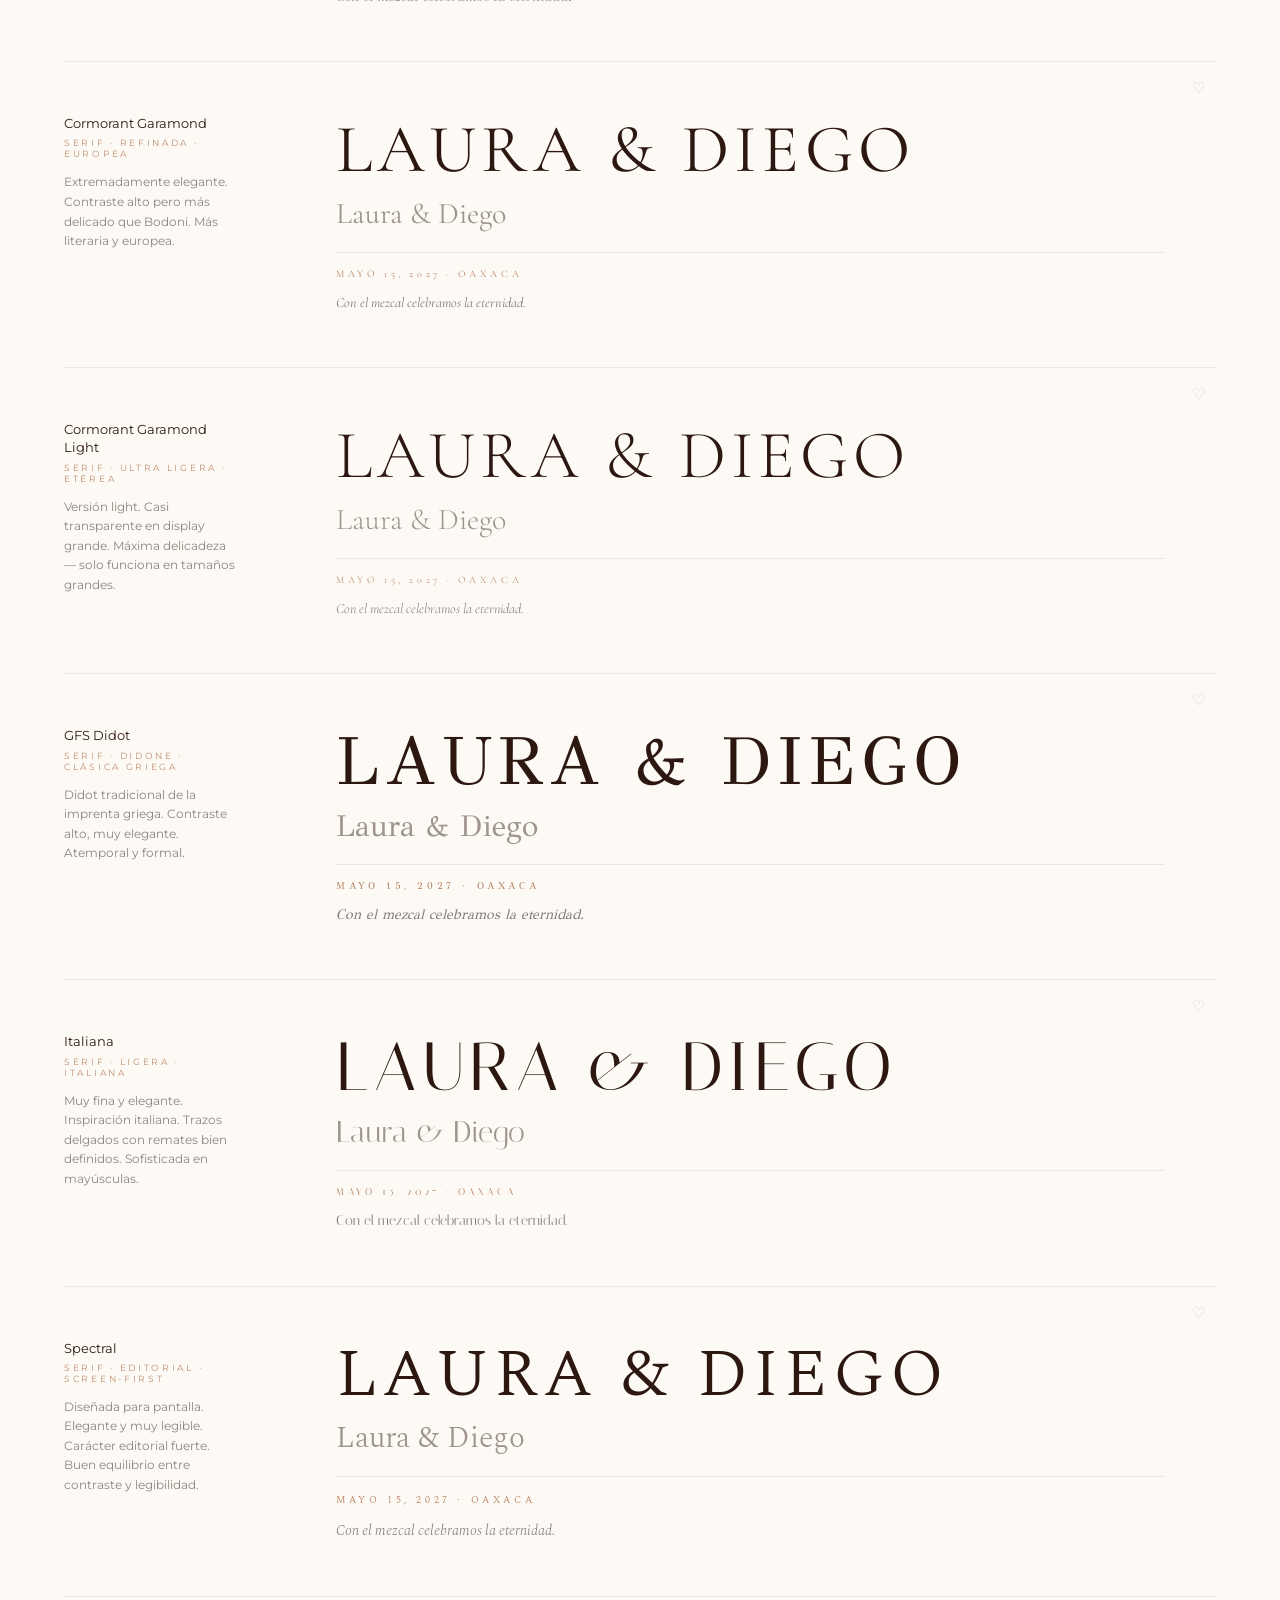
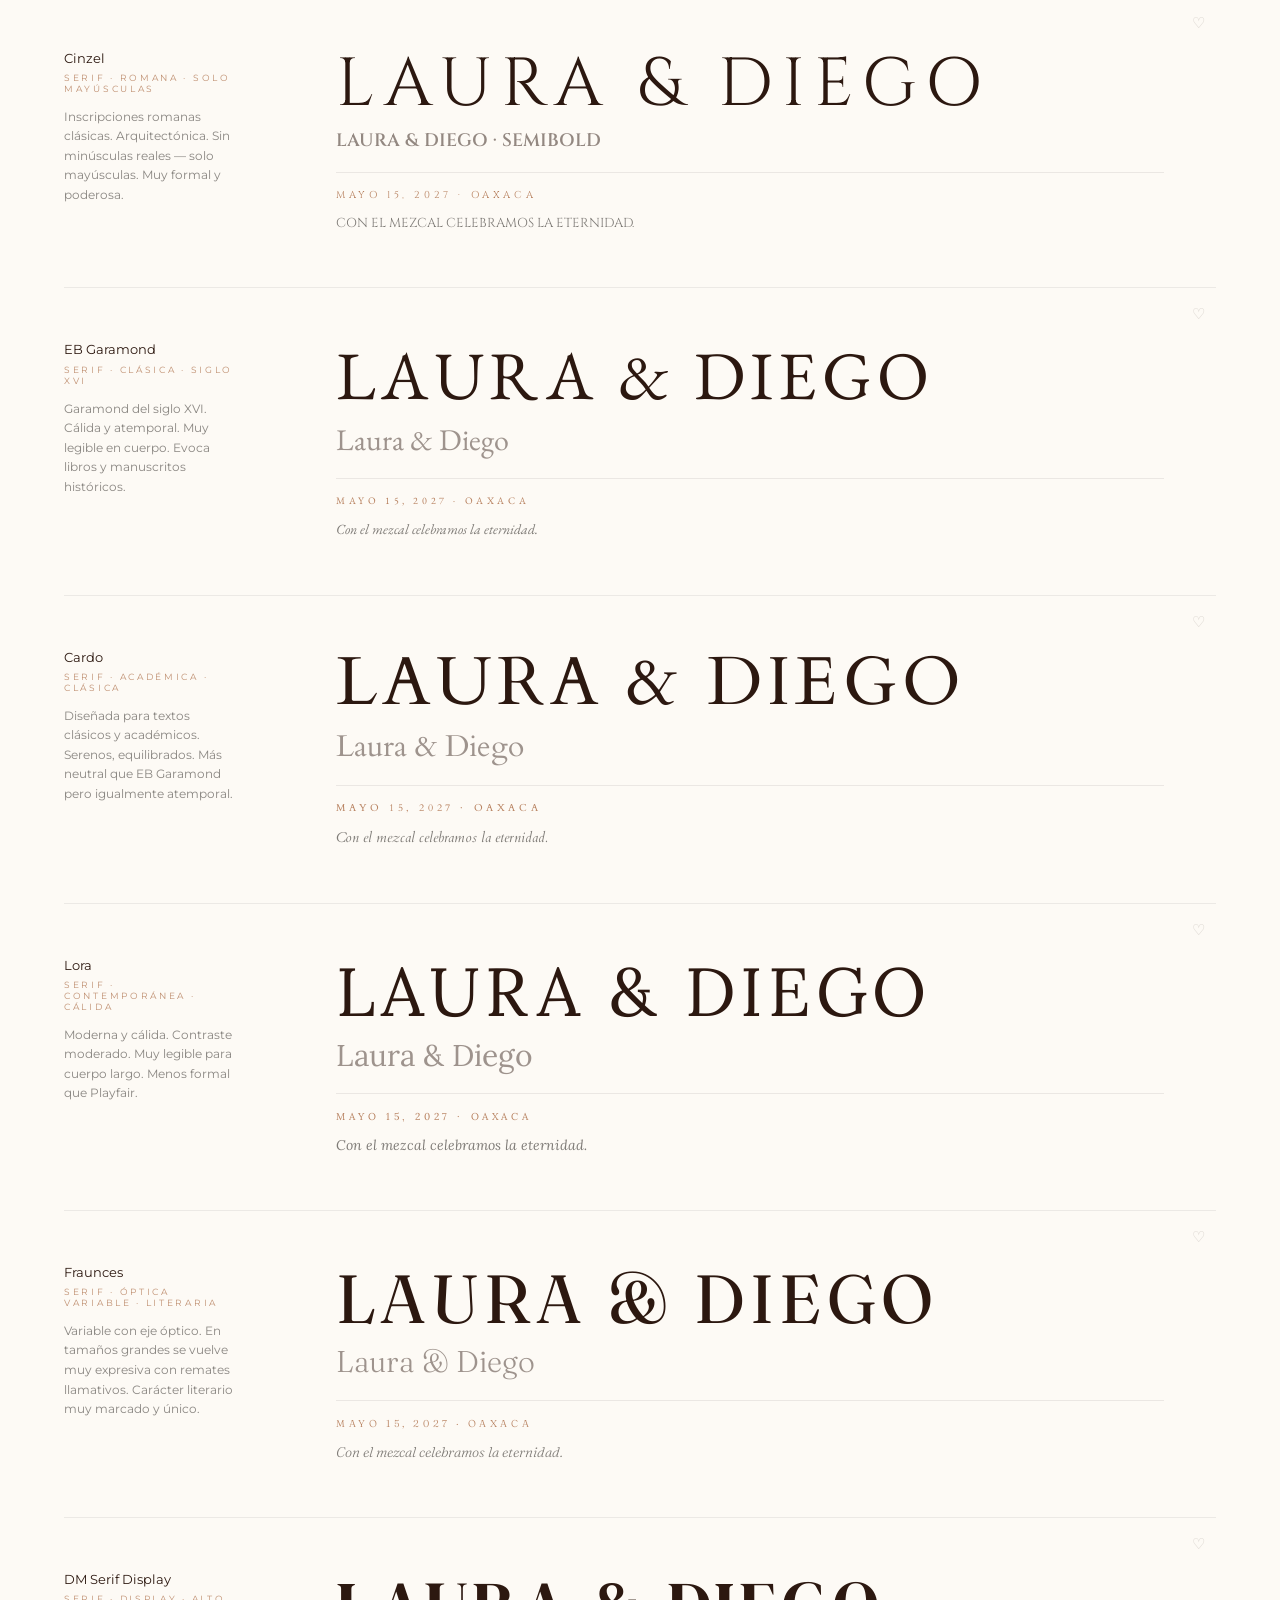
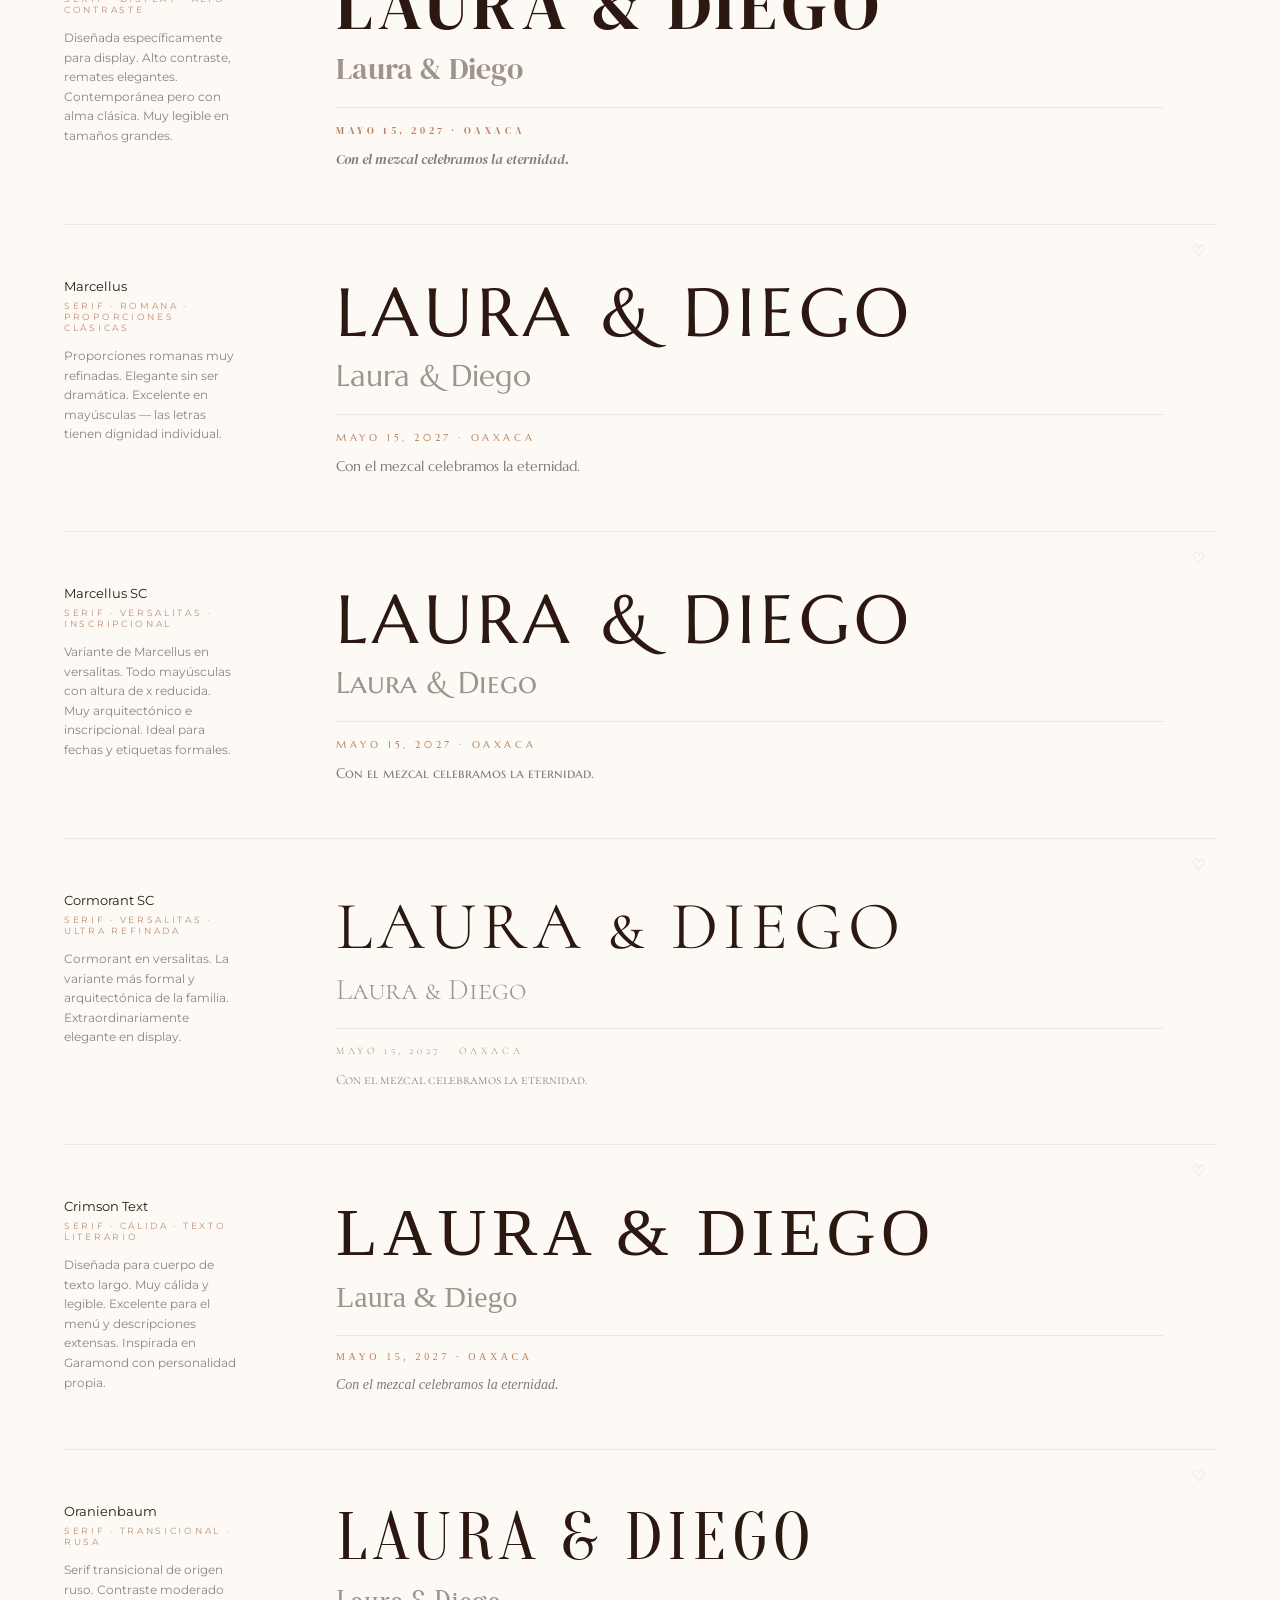
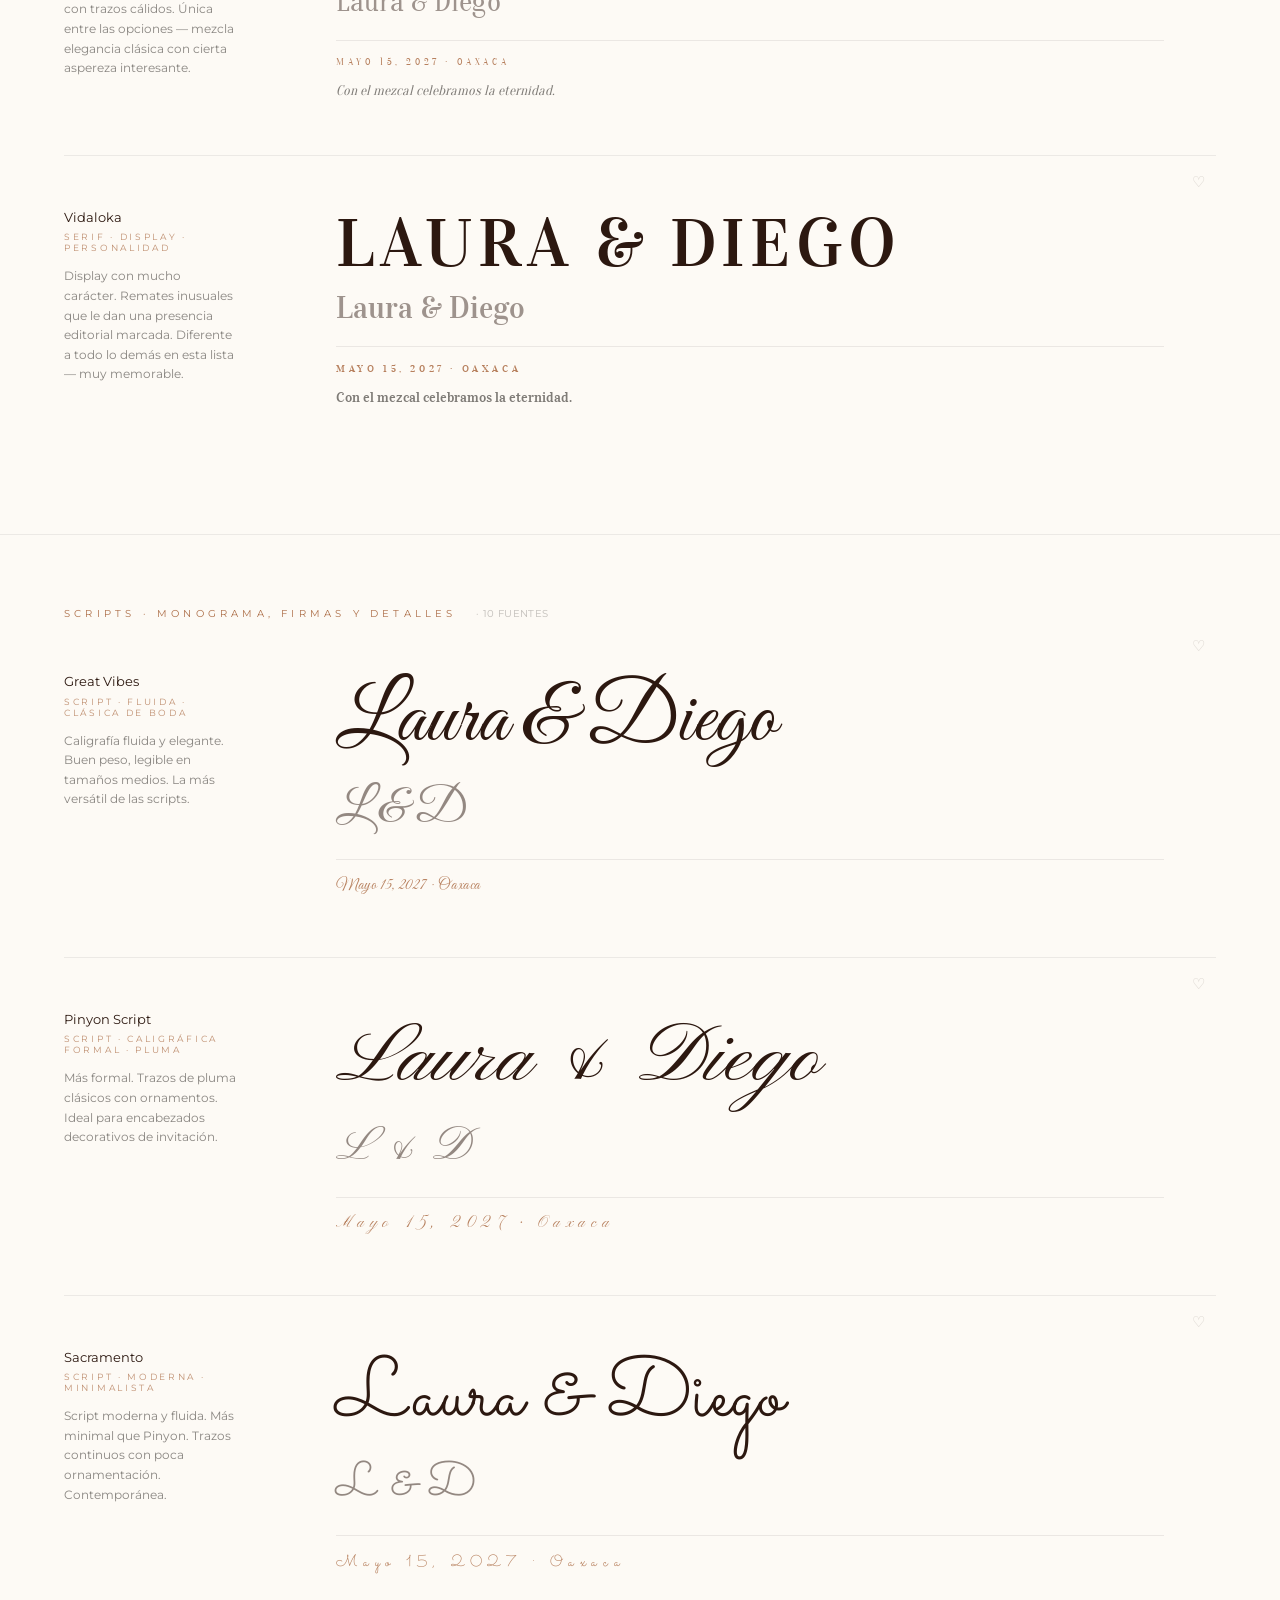
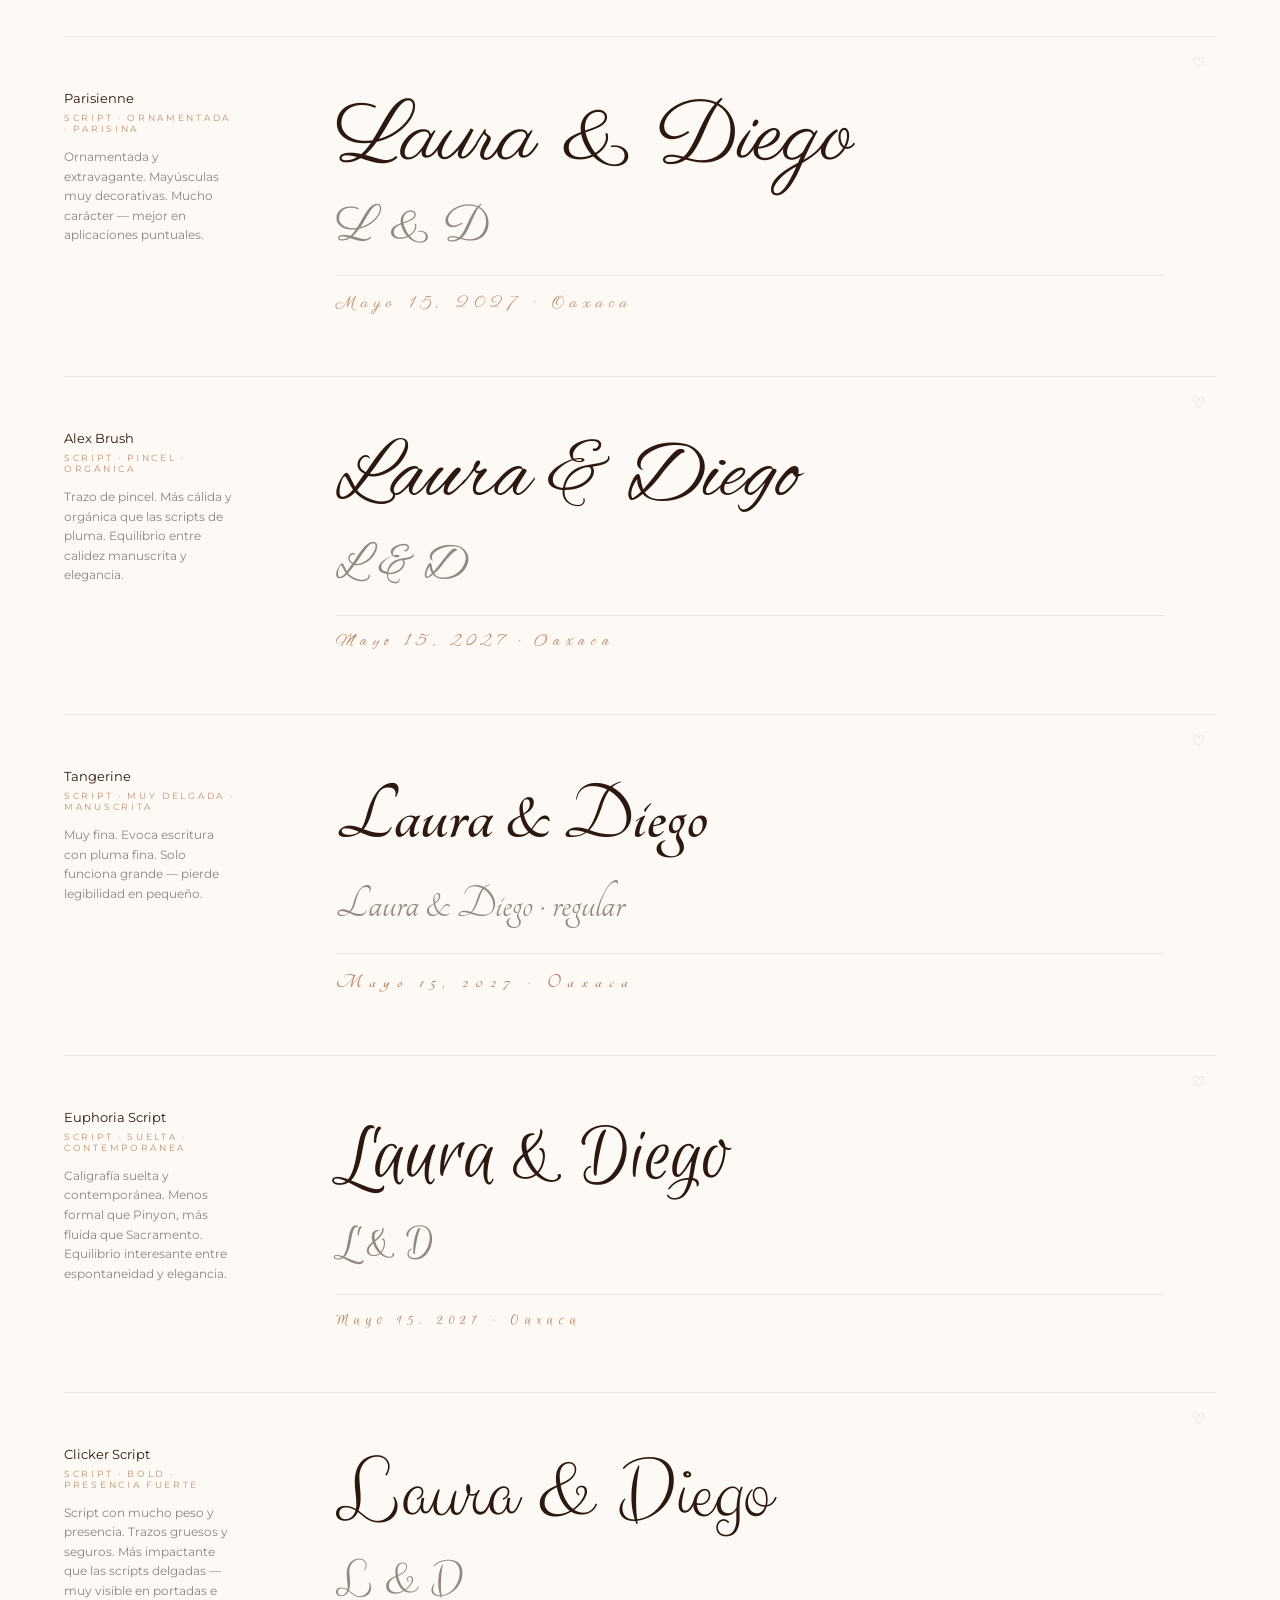
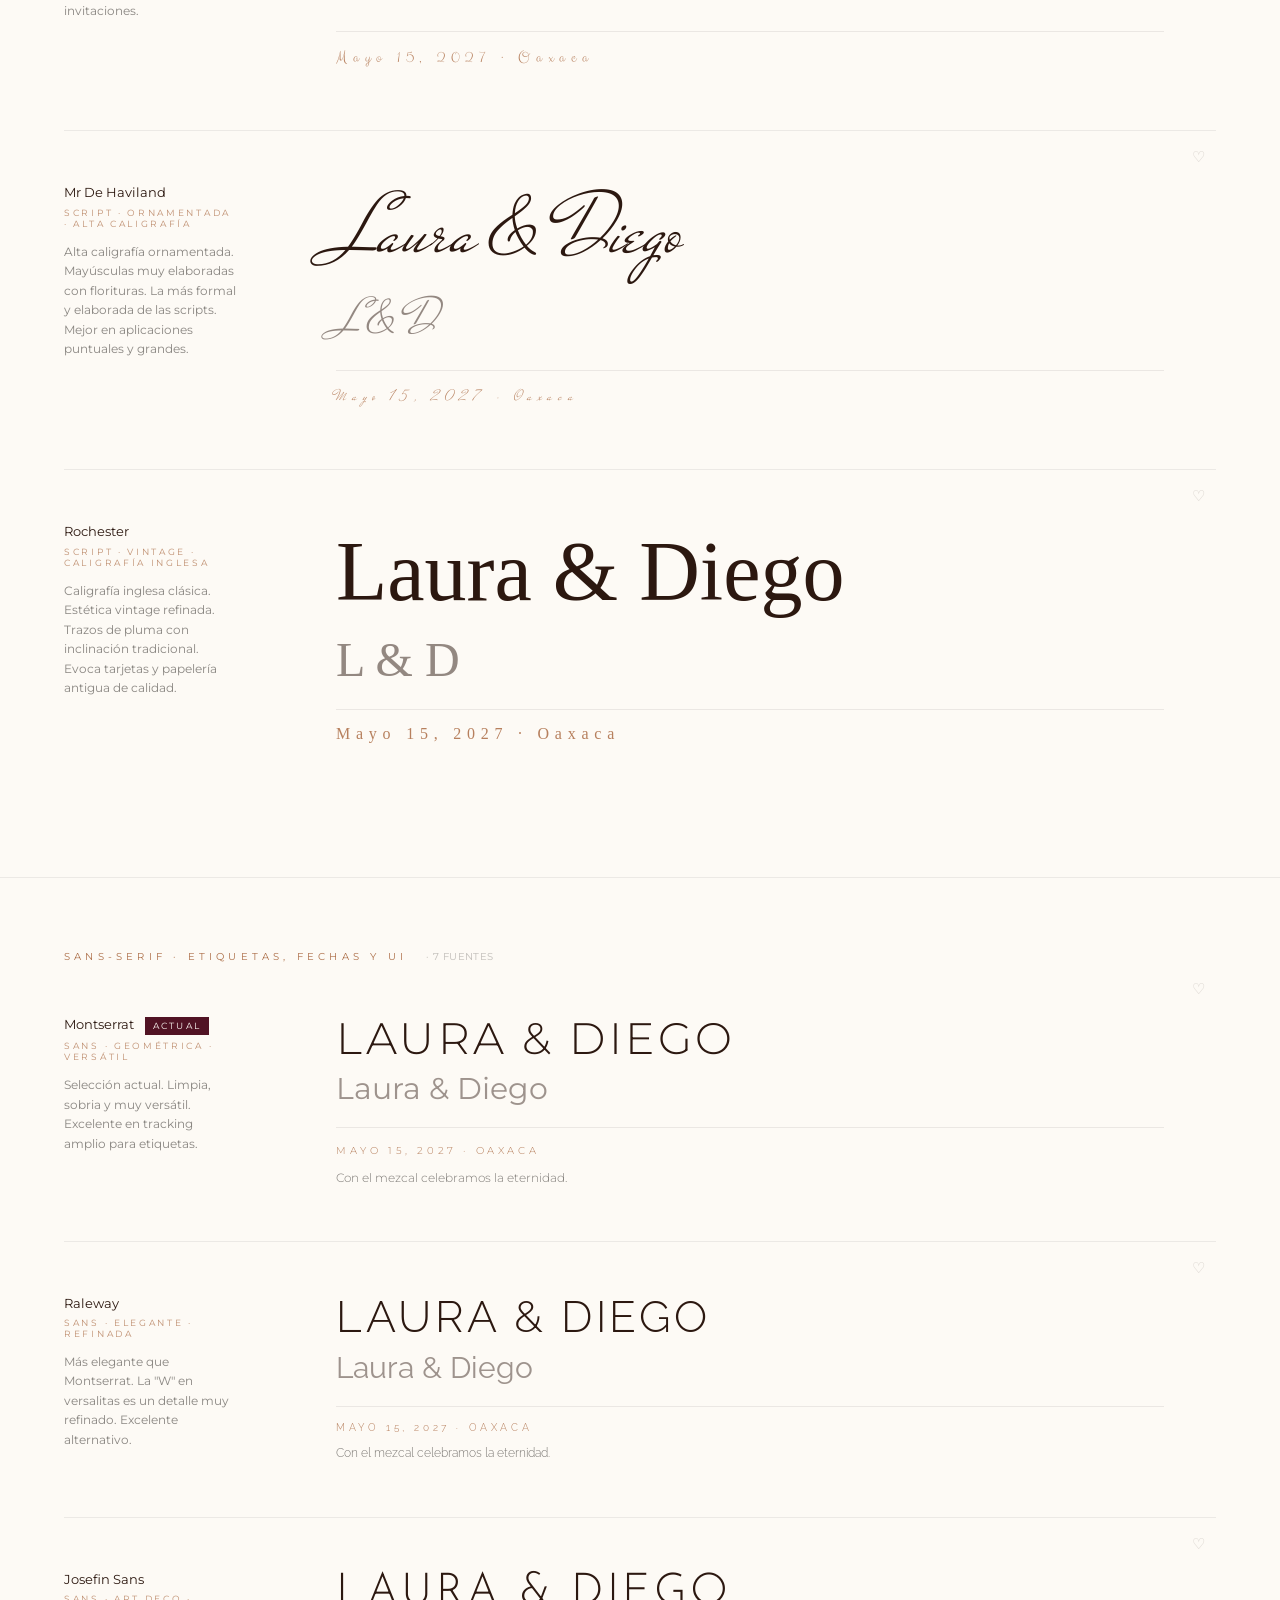
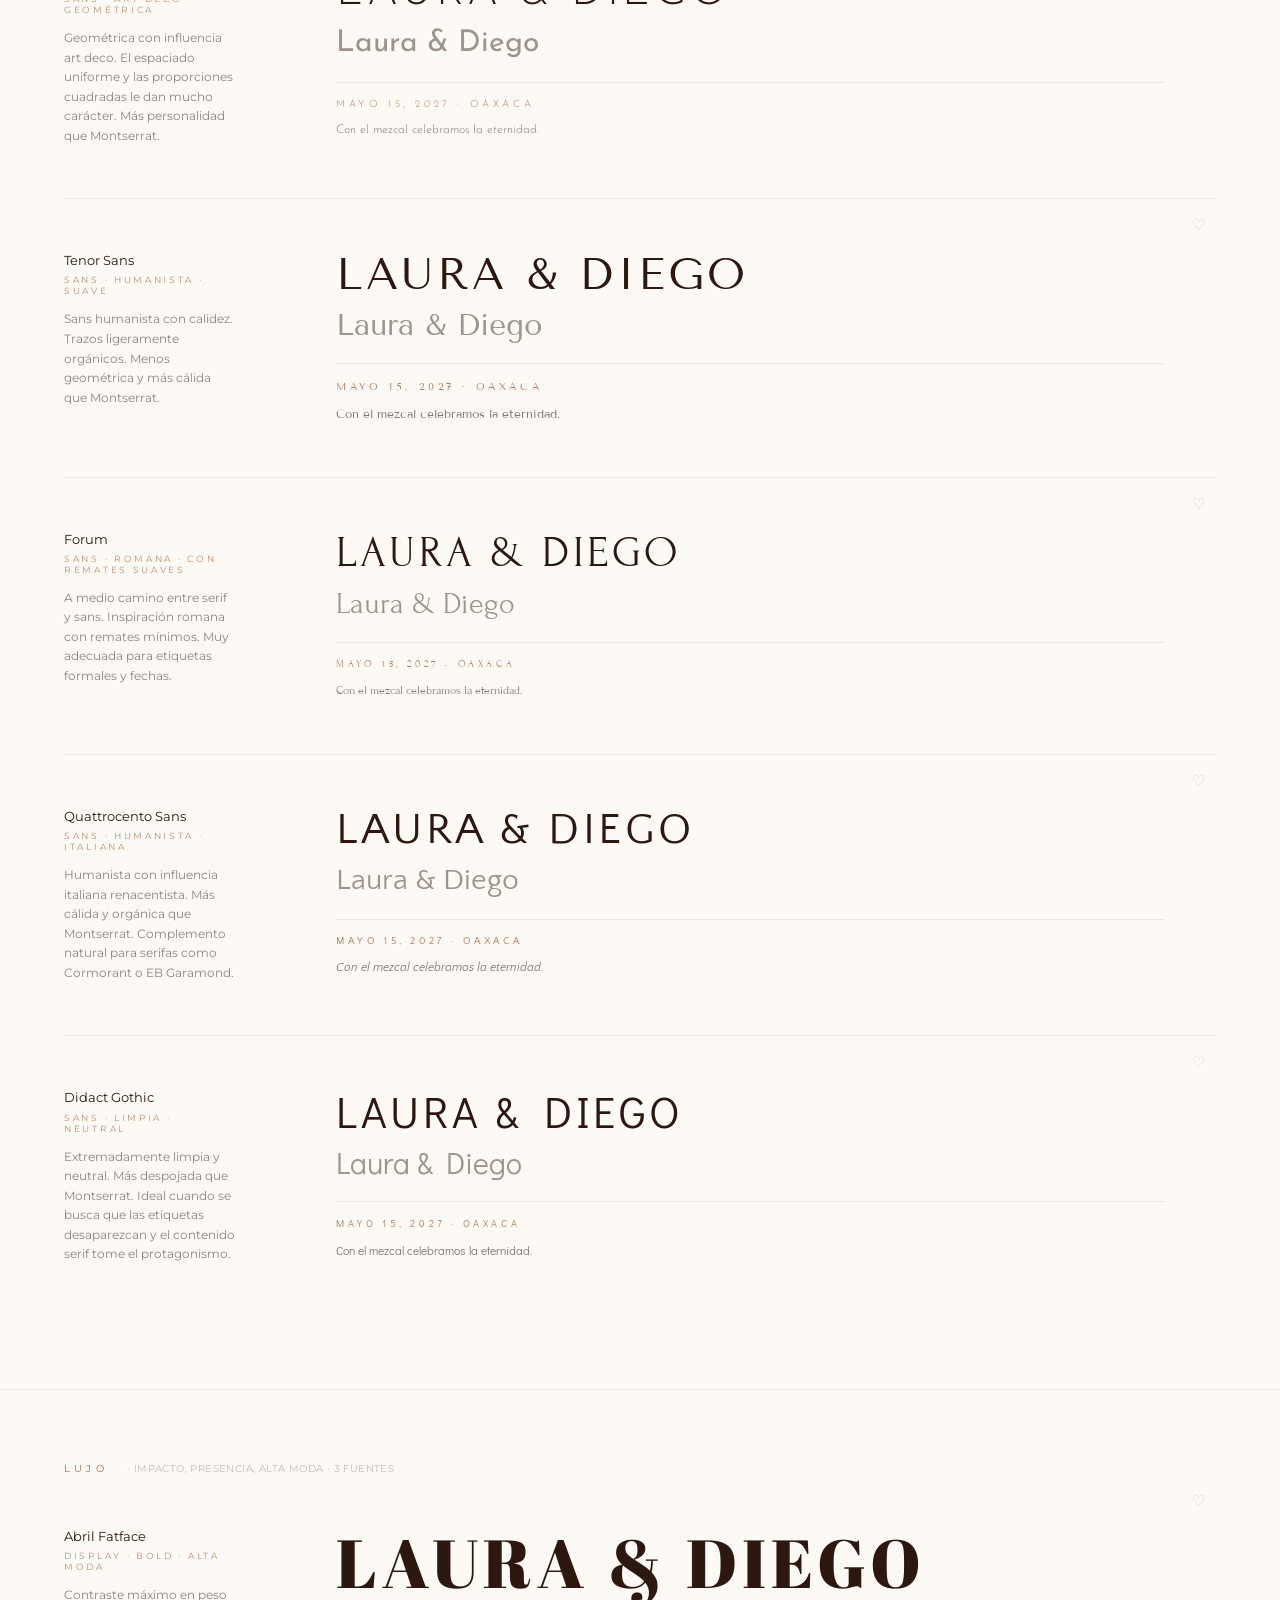
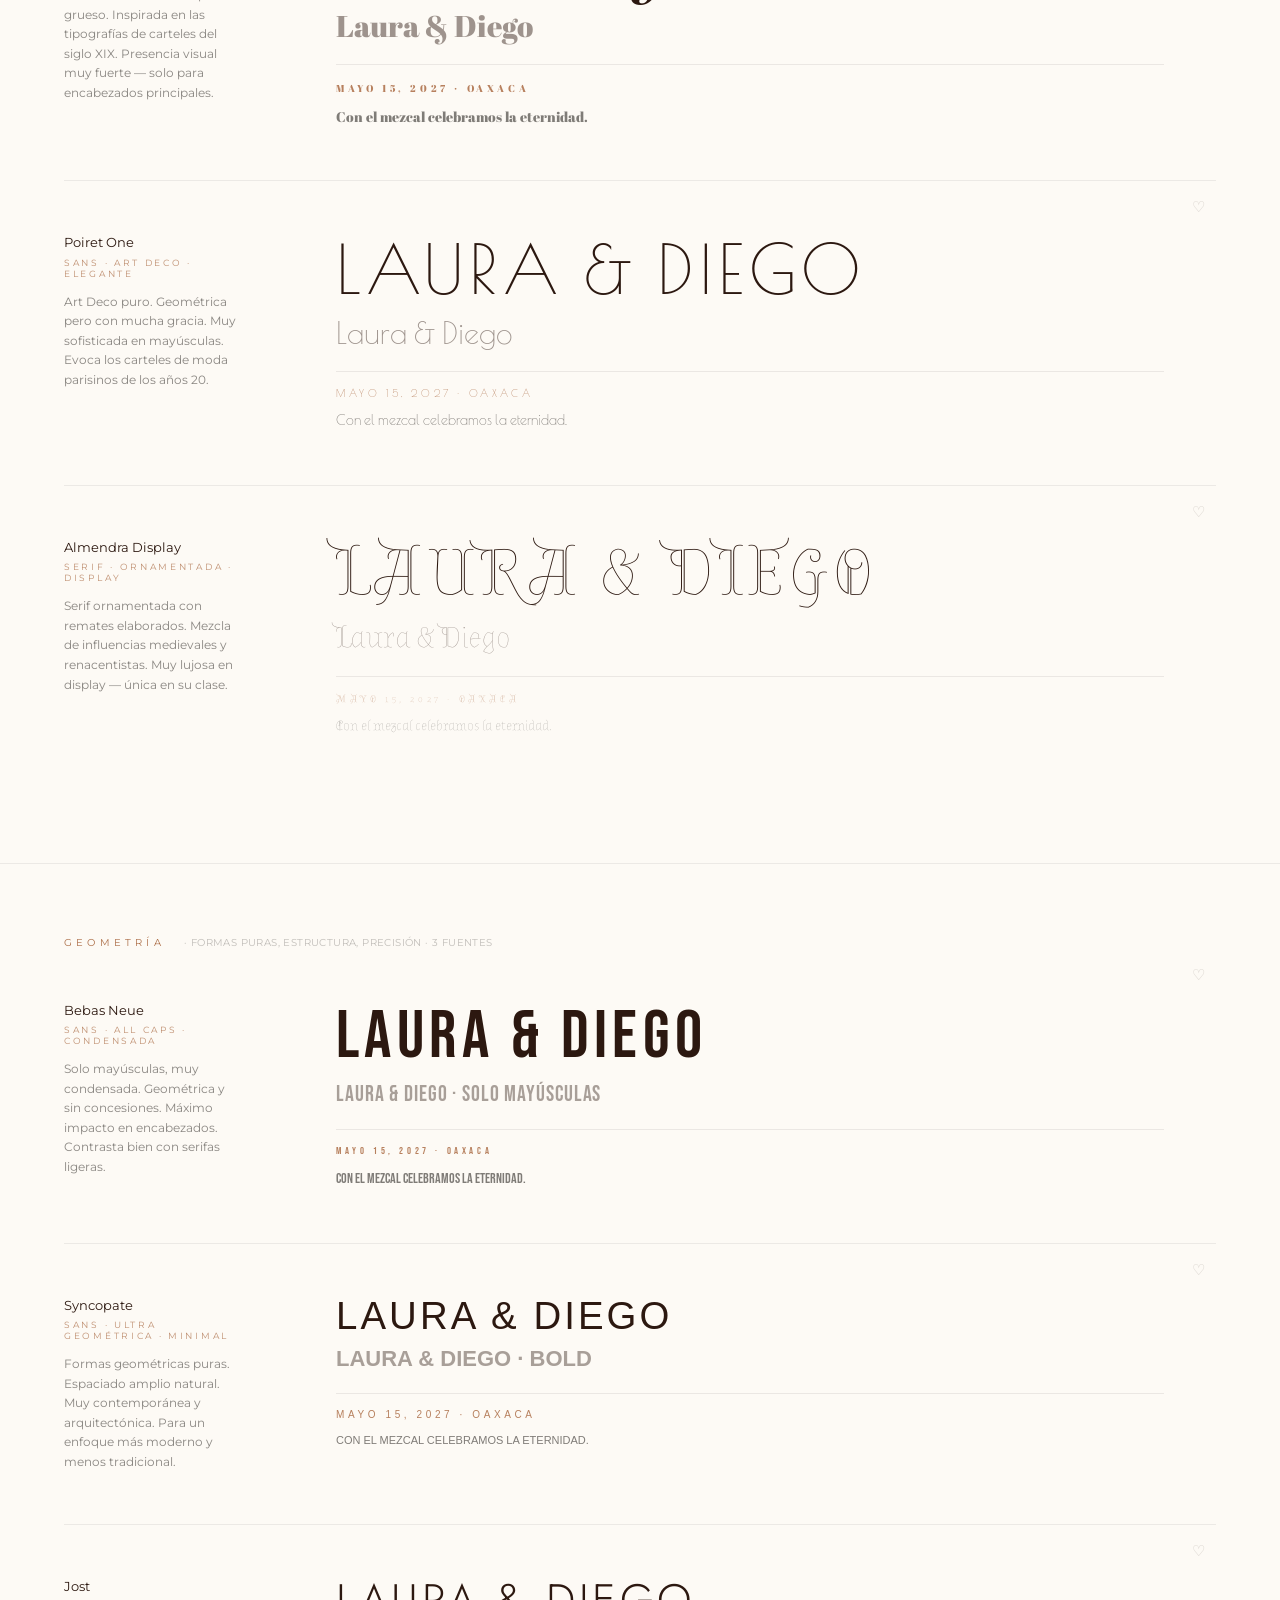
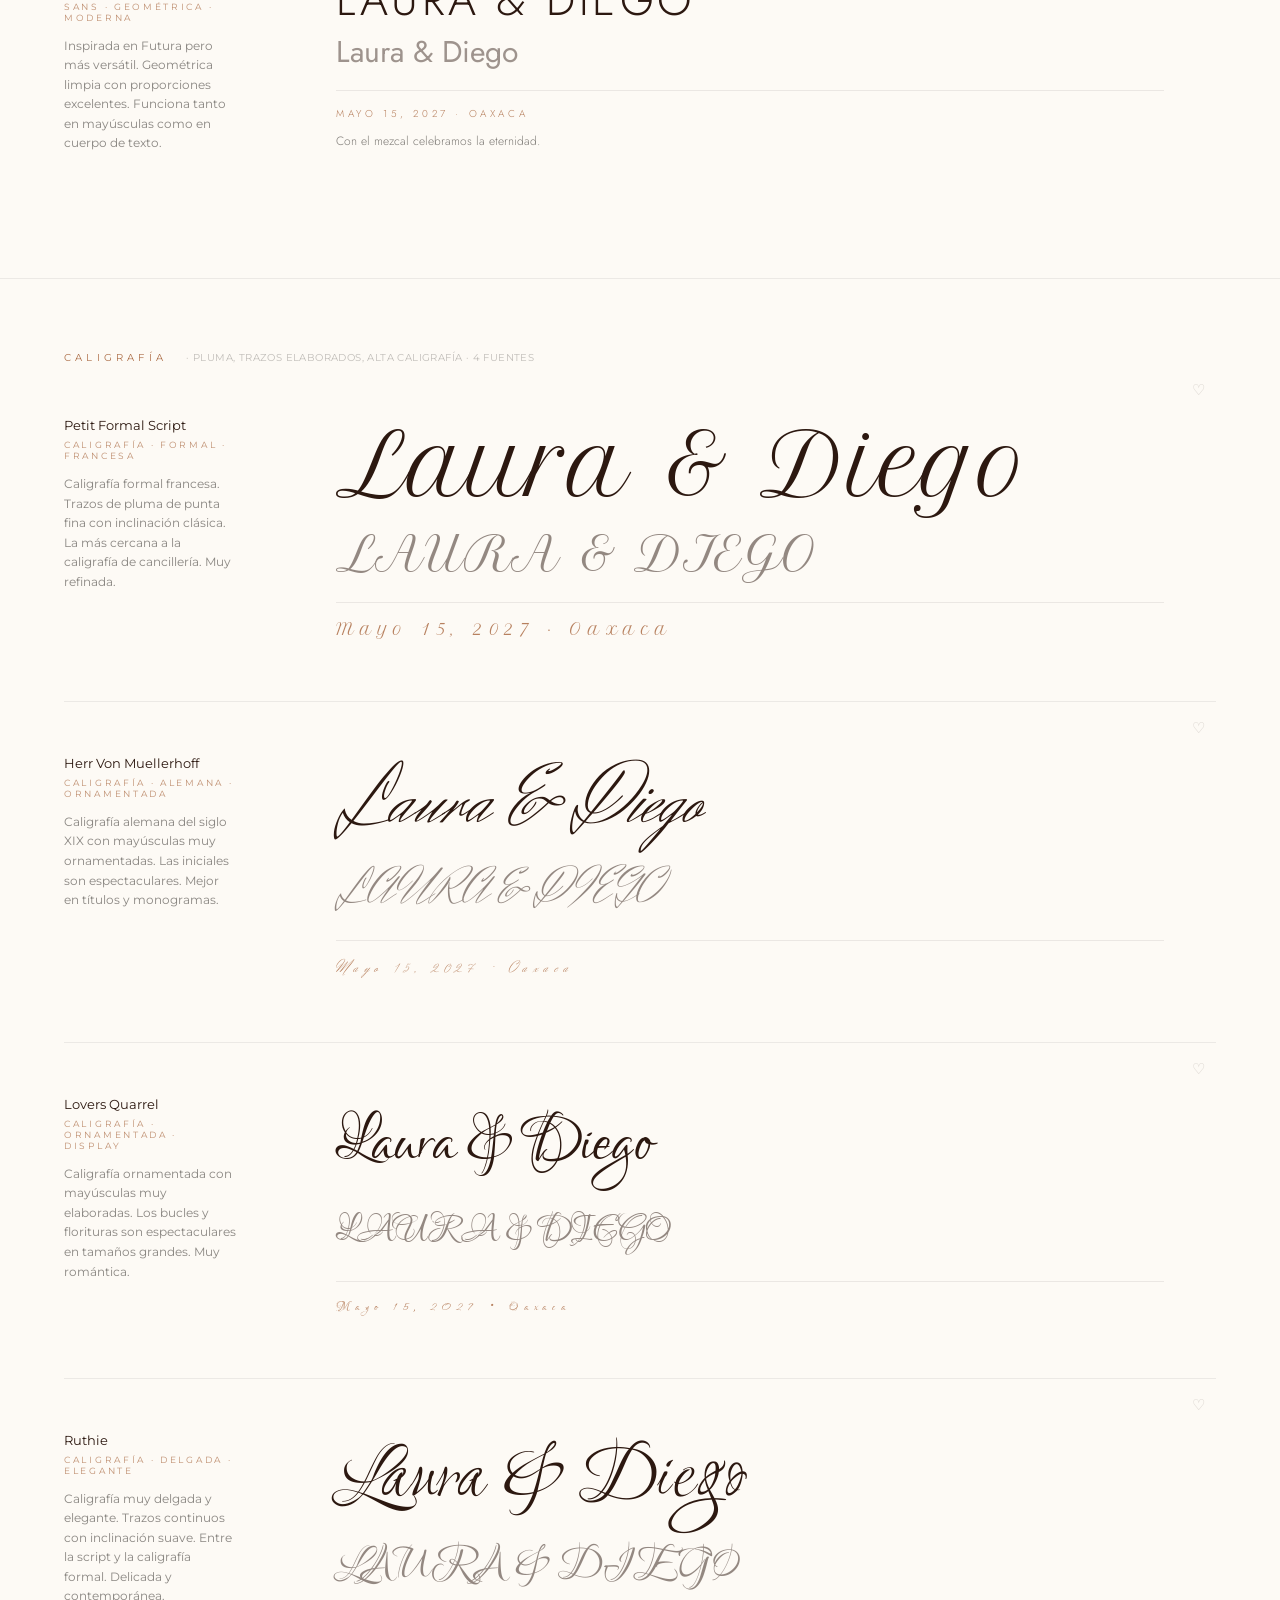
<file: typography.html>
<!DOCTYPE html>
<html lang="es">
<head>
<meta charset="UTF-8">
<meta name="viewport" content="width=device-width, initial-scale=1.0">
<title>Tipografía · Laura & Diego · 2027</title>
<link rel="preconnect" href="https://fonts.googleapis.com">
<link rel="preconnect" href="https://fonts.gstatic.com" crossorigin>
<link href="https://fonts.googleapis.com/css2?family=Playfair+Display:ital,wght@0,400;0,700;1,400&family=Cormorant+Garamond:ital,wght@0,300;0,400;0,600;1,300;1,400&family=Cormorant+SC:wght@300;400&family=EB+Garamond:ital,wght@0,400;1,400&family=Cinzel:wght@400;600&family=Bodoni+Moda:ital,opsz,wght@0,6,400;0,6,700;1,6,400&family=Spectral:ital,wght@0,300;0,400;1,300;1,400&family=Italiana&family=Cardo:ital,wght@0,400;1,400&family=Libre+Baskerville:ital,wght@0,400;1,400&family=Lora:ital,wght@0,400;1,400&family=GFS+Didot:wght@400&family=Fraunces:ital,opsz,wght@0,9..144,300;0,9..144,400;1,9..144,300&family=DM+Serif+Display:ital@0;1&family=Marcellus&family=Marcellus+SC&family=Bordeaux+Text:ital,wght@0,400;1,400&family=Oranienbaum&family=Vidaloka&family=Great+Vibes&family=Pinyon+Script&family=Tangerine:wght@400;700&family=Alex+Brush&family=Sacramento&family=Parisienne&family=Euphoria+Script&family=Clicker+Script&family=Mr+De+Haviland&family=Rochester&family=Montserrat:wght@300;400&family=Raleway:wght@300;400&family=Josefin+Sans:wght@300;400&family=Tenor+Sans&family=Forum&family=Quattrocento+Sans:ital,wght@0,400;1,400&family=Didact+Gothic&family=Abril+Fatface&family=Poiret+One&family=Almendra+Display&family=Bebas+Neue&family=Syncopate:wght@400;700&family=Jost:wght@300;400&family=Petit+Formal+Script&family=Herr+Von+Muellerhoff&family=Lovers+Quarrel&family=Ruthie&family=Satisfy&family=Dancing+Script:wght@400;700&family=Princess+Sofia&family=Italianno&display=swap" rel="stylesheet">
<style>
  :root {
    --cream:     #FDFAF5;
    --cream2:    #F5EFE4;
    --chocolate: #2C1810;
    --bordeaux:   #511324;
    --sienna:    #A0582C;
    --olive:     #6B6440;
    --ink:       #1A1612;
  }

  *, *::before, *::after { box-sizing: border-box; margin: 0; padding: 0; }

  body {
    background: var(--cream);
    color: var(--ink);
    font-family: 'Montserrat', sans-serif;
    -webkit-font-smoothing: antialiased;
  }

  /* ── COVER ── */
  .cover {
    padding: 64px 40px 56px;
    border-bottom: 0.5px solid rgba(26,22,18,0.08);
  }
  .cover-label {
    font-size: 10px; letter-spacing: 0.42em; text-transform: uppercase;
    color: var(--sienna); opacity: 0.85; display: block; margin-bottom: 20px;
  }
  .cover-title {
    font-family: 'Playfair Display', serif; font-weight: 400;
    font-size: clamp(28px, 5vw, 48px); color: var(--chocolate);
    line-height: 1.15; letter-spacing: 0.02em; margin-bottom: 14px;
  }
  .cover-note {
    font-size: 12px; color: var(--ink); opacity: 0.50; line-height: 1.7;
  }
  .badge {
    display: inline-block; font-size: 9px; letter-spacing: 0.24em;
    text-transform: uppercase; background: var(--bordeaux); color: var(--cream);
    padding: 3px 8px; vertical-align: middle; margin-left: 8px;
  }

  /* ── SECTION ── */
  .type-section {
    border-top: 0.5px solid rgba(26,22,18,0.07);
    padding: 56px 40px 0;
  }
  .section-label {
    font-size: 10px; letter-spacing: 0.42em; text-transform: uppercase;
    color: var(--sienna); opacity: 0.85; display: block; margin-bottom: 0;
  }
  .section-count {
    font-size: 10px; color: var(--ink); opacity: 0.30;
    margin-left: 12px; letter-spacing: 0.04em;
  }

  /* ── FONT CARD ── */
  .font-grid { margin-bottom: 72px; }

  .font-card {
    display: grid;
    grid-template-columns: 200px 1fr;
    gap: 0;
    align-items: stretch;
    padding: 0;
    border-bottom: 0.5px solid rgba(26,22,18,0.07);
  }
  .font-card:last-child { border-bottom: none; }

  .font-meta { padding: 44px 32px 44px 0; }
  .font-meta-name {
    font-size: 13px; font-weight: 400; color: var(--chocolate);
    display: block; margin-bottom: 5px; line-height: 1.4;
  }
  .font-meta-tag {
    font-size: 9px; letter-spacing: 0.3em; text-transform: uppercase;
    color: var(--sienna); opacity: 0.65; display: block; margin-bottom: 14px;
  }
  .font-meta-note {
    font-size: 11.5px; color: var(--ink); opacity: 0.50; line-height: 1.7;
  }

  /* ── SPECIMENS ── */
  .spec-upper {
    font-size: clamp(32px, 5vw, 62px);
    line-height: 1.05;
    color: var(--chocolate);
    text-transform: uppercase;
    letter-spacing: 0.08em;
    margin-bottom: 10px;
  }
  .spec-natural {
    font-size: clamp(18px, 2.5vw, 28px);
    line-height: 1.2;
    color: var(--chocolate);
    opacity: 0.45;
    margin-bottom: 20px;
  }
  .spec-divider {
    height: 0.5px;
    background: rgba(26,22,18,0.08);
    margin-bottom: 16px;
  }
  .spec-date {
    font-size: 10px; letter-spacing: 0.36em; text-transform: uppercase;
    color: var(--sienna); opacity: 0.75; margin-bottom: 10px;
  }
  .spec-phrase {
    font-size: 14px; line-height: 1.8; color: var(--ink); opacity: 0.55;
  }

  /* Scripts: no uppercase, show large natural + monogram */
  .spec-script-main {
    font-size: clamp(44px, 7vw, 80px);
    line-height: 1.2;
    color: var(--chocolate);
    margin-bottom: 8px;
  }
  .spec-script-mono {
    font-size: clamp(28px, 4vw, 48px);
    line-height: 1.2;
    color: var(--chocolate);
    opacity: 0.50;
    margin-bottom: 20px;
  }

  /* ── COMBINATIONS ── */
  .combos {
    padding: 56px 40px 72px;
    border-top: 0.5px solid rgba(26,22,18,0.07);
    background: var(--cream2);
    transition: background 0.25s;
  }
  .combo-grid {
    display: grid;
    grid-template-columns: repeat(auto-fit, minmax(240px, 1fr));
    gap: 1px;
    background: rgba(26,22,18,0.07);
    border: 0.5px solid rgba(26,22,18,0.07);
    margin-top: 36px;
    transition: background 0.25s;
  }
  .combo-cell { background: var(--cream2); padding: 32px 28px; transition: background 0.25s; }
  .combo-tag  { font-size: 9px; letter-spacing: 0.3em; text-transform: uppercase; color: var(--sienna); opacity: 0.65; display: block; margin-bottom: 20px; transition: color 0.25s; }
  .combo-names { display: block; margin-bottom: 10px; color: var(--chocolate); transition: color 0.25s; }
  .combo-date  { font-size: 9px; letter-spacing: 0.34em; text-transform: uppercase; color: var(--sienna); opacity: 0.75; display: block; transition: color 0.25s; }
  body[data-bg="bordeaux"]   .combos,
  body[data-bg="chocolate"] .combos      { background: var(--bordeaux); border-top-color: rgba(253,250,245,0.1); }
  body[data-bg="olive"]     .combos      { background: var(--olive); border-top-color: rgba(253,250,245,0.1); }
  body[data-bg="bordeaux"]   .combo-grid,
  body[data-bg="chocolate"] .combo-grid,
  body[data-bg="olive"]     .combo-grid  { background: rgba(253,250,245,0.12); }
  body[data-bg="bordeaux"]   .combo-cell  { background: var(--bordeaux); }
  body[data-bg="chocolate"] .combo-cell  { background: var(--chocolate); }
  body[data-bg="olive"]     .combo-cell  { background: var(--olive); }
  body[data-bg="bordeaux"]   .combo-names,
  body[data-bg="chocolate"] .combo-names,
  body[data-bg="olive"]     .combo-names { color: var(--cream); }
  body[data-bg="bordeaux"]   .combo-tag,
  body[data-bg="chocolate"] .combo-tag   { color: var(--cream); opacity: 0.55; }
  body[data-bg="olive"]     .combo-tag   { color: #D4E0A0; opacity: 0.75; }
  body[data-bg="bordeaux"]   .combo-date,
  body[data-bg="chocolate"] .combo-date  { color: var(--cream); opacity: 0.60; }
  body[data-bg="olive"]     .combo-date  { color: #D4E0A0; opacity: 0.80; }

  /* ── SPEC AREA ── */
  .spec-area {
    padding: 44px 28px;
    transition: background 0.25s;
  }
  body[data-bg="bordeaux"]  .spec-area { background: var(--bordeaux); }
  body[data-bg="chocolate"] .spec-area { background: var(--chocolate); }
  body[data-bg="olive"]    .spec-area { background: var(--olive); }

  body[data-bg="bordeaux"]  .spec-upper,
  body[data-bg="chocolate"] .spec-upper,
  body[data-bg="olive"]    .spec-upper { color: var(--cream); }

  body[data-bg="bordeaux"]  .spec-natural,
  body[data-bg="chocolate"] .spec-natural,
  body[data-bg="olive"]    .spec-natural { color: var(--cream); opacity: 0.45; }

  body[data-bg="bordeaux"]  .spec-divider,
  body[data-bg="chocolate"] .spec-divider,
  body[data-bg="olive"]    .spec-divider { background: rgba(253,250,245,0.15); }

  body[data-bg="bordeaux"]  .spec-date { color: #E8C4BC; opacity: 0.85; }
  body[data-bg="chocolate"] .spec-date { color: var(--cream); opacity: 0.60; }
  body[data-bg="olive"]    .spec-date { color: #D4E0A0; opacity: 0.9; }

  body[data-bg="bordeaux"]  .spec-phrase,
  body[data-bg="chocolate"] .spec-phrase,
  body[data-bg="olive"]    .spec-phrase { color: var(--cream); opacity: 0.60; }

  body[data-bg="bordeaux"]  .spec-script-main,
  body[data-bg="chocolate"] .spec-script-main,
  body[data-bg="olive"]    .spec-script-main { color: var(--cream); }

  body[data-bg="bordeaux"]  .spec-script-mono,
  body[data-bg="chocolate"] .spec-script-mono,
  body[data-bg="olive"]    .spec-script-mono { color: var(--cream); opacity: 0.45; }

  /* ── STICKY NAV ── */
  .toc-nav {
    position: sticky; top: 0; z-index: 100;
    background: var(--cream);
    border-bottom: 0.5px solid rgba(26,22,18,0.10);
    padding: 0 40px;
    display: flex; align-items: center; height: 48px;
  }
  .toc-pills {
    display: flex; flex: 1; overflow-x: auto;
    scrollbar-width: none; gap: 0;
  }
  .toc-pills::-webkit-scrollbar { display: none; }
  .toc-pill {
    font-size: 9px; letter-spacing: 0.3em; text-transform: uppercase;
    color: var(--ink); opacity: 0.35; padding: 0 12px; height: 48px;
    display: flex; align-items: center; cursor: pointer; white-space: nowrap;
    text-decoration: none; border-bottom: 1.5px solid transparent;
    transition: opacity 0.15s;
    font-family: 'Montserrat', sans-serif;
  }
  .toc-pill:hover { opacity: 0.65; }
  .toc-pill.active { opacity: 1; color: var(--bordeaux); border-bottom-color: var(--bordeaux); }

  .toc-controls {
    display: flex; align-items: center; gap: 8px; flex-shrink: 0;
    padding-left: 16px; margin-left: 8px;
    border-left: 0.5px solid rgba(26,22,18,0.08);
  }
  .toc-label {
    font-size: 9px; letter-spacing: 0.28em; text-transform: uppercase;
    color: var(--ink); opacity: 0.30; font-family: 'Montserrat', sans-serif;
  }
  .bg-swatch {
    width: 18px; height: 18px; border-radius: 50%; cursor: pointer;
    border: 2px solid transparent; transition: border-color 0.12s, transform 0.12s;
    flex-shrink: 0; outline-offset: 2px;
  }
  .bg-swatch:hover { transform: scale(1.18); }
  .bg-swatch.active { border-color: var(--sienna); }
  .bg-swatch[data-bg="cream"]     { background: var(--cream); outline: 1px solid rgba(26,22,18,0.2); }
  .bg-swatch[data-bg="bordeaux"]   { background: var(--bordeaux); }
  .bg-swatch[data-bg="chocolate"] { background: var(--chocolate); }
  .bg-swatch[data-bg="olive"]     { background: var(--olive); }

  .fav-toggle {
    font-family: 'Montserrat', sans-serif;
    font-size: 9px; letter-spacing: 0.24em; text-transform: uppercase;
    color: var(--sienna); cursor: pointer; padding: 5px 10px;
    border: 0.5px solid rgba(160,88,44,0.35); background: transparent;
    transition: all 0.15s; white-space: nowrap; opacity: 0.80;
  }
  .fav-toggle:hover { opacity: 1; }
  .fav-toggle.active { background: var(--bordeaux); color: var(--cream); border-color: var(--bordeaux); opacity: 1; }

  /* ── FAVORITES ── */
  .fav-btn {
    position: absolute; top: 12px; right: 4px;
    width: 28px; height: 28px;
    display: flex; align-items: center; justify-content: center;
    cursor: pointer; opacity: 0.18; transition: opacity 0.12s;
    background: none; border: none; font-size: 15px;
    color: var(--chocolate); padding: 0;
  }
  .fav-btn:hover { opacity: 0.55; }
  .fav-btn.active { opacity: 1; color: var(--bordeaux); }
  .font-card { position: relative; }
  body.fav-mode .font-card:not(.is-fav) { display: none; }

  /* ── RESPONSIVE ── */
  @media (max-width: 680px) {
    .cover, .type-section, .combos { padding-left: 24px; padding-right: 24px; }
    .toc-nav { padding: 0 24px; }
    .font-card { grid-template-columns: 1fr; }
    .font-meta { padding: 28px 0 0; }
    .spec-area { padding: 20px 0 32px; }
  }
  @media (min-width: 1025px) {
    .cover { padding: 80px 64px 72px; }
    .type-section { padding: 72px 64px 0; }
    .combos { padding: 72px 64px 88px; }
    .toc-nav { padding: 0 64px; }
    .font-card { grid-template-columns: 220px 1fr; }
    .font-meta { padding: 52px 48px 52px 0; }
    .spec-area { padding: 52px 52px; }
    .spec-upper { font-size: 68px; }
    .spec-natural { font-size: 30px; }
    .spec-script-main { font-size: 84px; }
  }
</style>
</head>
<body>

<!-- STICKY NAV -->
<nav class="toc-nav">
  <div class="toc-pills">
    <a class="toc-pill" href="#s-serifas">Serifas</a>
    <a class="toc-pill" href="#s-scripts">Scripts</a>
    <a class="toc-pill" href="#s-sans">Sans</a>
    <a class="toc-pill" href="#s-lujo">Lujo</a>
    <a class="toc-pill" href="#s-geo">Geometría</a>
    <a class="toc-pill" href="#s-cali">Caligrafía</a>
    <a class="toc-pill" href="#s-boda">Boda</a>
  </div>
  <div class="toc-controls">
    <span class="toc-label">Fondo</span>
    <div class="bg-swatch active" data-bg="cream"     title="Cream"></div>
    <div class="bg-swatch"        data-bg="bordeaux"   title="Bordeaux"></div>
    <div class="bg-swatch"        data-bg="chocolate" title="Chocolate"></div>
    <div class="bg-swatch"        data-bg="olive"     title="Olive"></div>
    <button class="fav-toggle" id="favToggle">★ Favoritas</button>
  </div>
</nav>


<!-- COVER -->
<div class="cover">
  <span class="cover-label">Exploración tipográfica · Laura & Diego · 2027</span>
  <h1 class="cover-title">Tipografía</h1>
  <p class="cover-note">
    Cada fuente muestra: mayúsculas (principal), minúsculas (secundario), etiqueta de fecha y frase de la boda.<br>
    La selección actual está marcada <span class="badge">actual</span>
  </p>
</div>

<!-- ─────────── COMBINACIONES ─────────── -->
<div class="combos">
  <span class="section-label">Combinaciones sugeridas</span>
  <div class="combo-grid">

    <div class="combo-cell">
      <span class="combo-tag">Actual</span>
      <span class="combo-names" style="font-family:'Playfair Display',serif;font-size:28px;letter-spacing:0.06em;text-transform:uppercase;">LAURA & DIEGO</span>
      <span class="combo-date" style="font-family:'Montserrat',sans-serif;font-weight:300;">MAYO 15, 2027 · OAXACA</span>
    </div>

    <div class="combo-cell">
      <span class="combo-tag">Máximo lujo</span>
      <span class="combo-names" style="font-family:'Bodoni Moda',serif;font-size:28px;letter-spacing:0.08em;text-transform:uppercase;">LAURA & DIEGO</span>
      <span class="combo-date" style="font-family:'Raleway',sans-serif;font-weight:300;">MAYO 15, 2027 · OAXACA</span>
    </div>

    <div class="combo-cell">
      <span class="combo-tag">Ultra refinada</span>
      <span class="combo-names" style="font-family:'Cormorant Garamond',serif;font-weight:300;font-size:28px;letter-spacing:0.08em;text-transform:uppercase;">LAURA & DIEGO</span>
      <span class="combo-date" style="font-family:'Raleway',sans-serif;font-weight:300;">MAYO 15, 2027 · OAXACA</span>
    </div>

    <div class="combo-cell">
      <span class="combo-tag">Romana clásica</span>
      <span class="combo-names" style="font-family:'Cinzel',serif;font-weight:400;font-size:22px;letter-spacing:0.14em;text-transform:uppercase;">LAURA & DIEGO</span>
      <span class="combo-date" style="font-family:'Forum',cursive;">MAYO 15, 2027 · OAXACA</span>
    </div>

    <div class="combo-cell">
      <span class="combo-tag">Editorial moderna</span>
      <span class="combo-names" style="font-family:'Spectral',serif;font-weight:300;font-size:28px;letter-spacing:0.06em;text-transform:uppercase;">LAURA & DIEGO</span>
      <span class="combo-date" style="font-family:'Josefin Sans',sans-serif;font-weight:300;">MAYO 15, 2027 · OAXACA</span>
    </div>

    <div class="combo-cell">
      <span class="combo-tag">Con script</span>
      <span class="combo-names" style="font-family:'Great Vibes',cursive;font-size:38px;">Laura & Diego</span>
      <span class="combo-date" style="font-family:'Montserrat',sans-serif;font-weight:300;">MAYO 15, 2027 · OAXACA</span>
    </div>

    <div class="combo-cell">
      <span class="combo-tag">Versalitas refinada</span>
      <span class="combo-names" style="font-family:'Cormorant SC',serif;font-weight:400;font-size:24px;letter-spacing:0.1em;text-transform:uppercase;">LAURA & DIEGO</span>
      <span class="combo-date" style="font-family:'Quattrocento Sans',sans-serif;">MAYO 15, 2027 · OAXACA</span>
    </div>

    <div class="combo-cell">
      <span class="combo-tag">Máximo carácter</span>
      <span class="combo-names" style="font-family:'Fraunces',serif;font-weight:400;font-size:28px;letter-spacing:0.04em;text-transform:uppercase;">LAURA & DIEGO</span>
      <span class="combo-date" style="font-family:'Didact Gothic',sans-serif;">MAYO 15, 2027 · OAXACA</span>
    </div>

  </div>
</div>



<!-- ─────────── SECTION 1: SERIFAS ─────────── -->
<section class="type-section" id="s-serifas">
  <span class="section-label">Serifas <span class="section-count">· 19 fuentes</span></span>

  <div class="font-grid">

    <!-- Playfair Display -->
    <div class="font-card">
      <div class="font-meta">
        <span class="font-meta-name">Playfair Display <span class="badge">actual</span></span>
        <span class="font-meta-tag">Serif · Alto contraste · Editorial</span>
        <p class="font-meta-note">Dramático. Contraste alto entre trazos. Base actual del sistema. Muy legible en display y cuerpo.</p>
      </div>
      <div>
        <div class="spec-upper" style="font-family:'Playfair Display',serif;font-weight:400;">LAURA & DIEGO</div>
        <div class="spec-natural" style="font-family:'Playfair Display',serif;font-weight:400;">Laura & Diego</div>
        <div class="spec-divider"></div>
        <div class="spec-date" style="font-family:'Playfair Display',serif;">MAYO 15, 2027 · OAXACA</div>
        <div class="spec-phrase" style="font-family:'Playfair Display',serif;font-style:italic;">Con el mezcal celebramos la eternidad.</div>
      </div>
    </div>

    <!-- Bodoni Moda -->
    <div class="font-card">
      <div class="font-meta">
        <span class="font-meta-name">Bodoni Moda</span>
        <span class="font-meta-tag">Serif · Máximo contraste · Moda / Lujo</span>
        <p class="font-meta-note">Contraste extremo — trazos muy finos vs. muy gruesos. Estética de alta moda. Muy poderoso en mayúsculas grandes.</p>
      </div>
      <div>
        <div class="spec-upper" style="font-family:'Bodoni Moda',serif;font-weight:400;">LAURA & DIEGO</div>
        <div class="spec-natural" style="font-family:'Bodoni Moda',serif;font-weight:400;">Laura & Diego</div>
        <div class="spec-divider"></div>
        <div class="spec-date" style="font-family:'Bodoni Moda',serif;">MAYO 15, 2027 · OAXACA</div>
        <div class="spec-phrase" style="font-family:'Bodoni Moda',serif;font-style:italic;">Con el mezcal celebramos la eternidad.</div>
      </div>
    </div>

    <!-- Cormorant Garamond -->
    <div class="font-card">
      <div class="font-meta">
        <span class="font-meta-name">Cormorant Garamond</span>
        <span class="font-meta-tag">Serif · Refinada · Europea</span>
        <p class="font-meta-note">Extremadamente elegante. Contraste alto pero más delicado que Bodoni. Más literaria y europea.</p>
      </div>
      <div>
        <div class="spec-upper" style="font-family:'Cormorant Garamond',serif;font-weight:400;">LAURA & DIEGO</div>
        <div class="spec-natural" style="font-family:'Cormorant Garamond',serif;font-weight:400;">Laura & Diego</div>
        <div class="spec-divider"></div>
        <div class="spec-date" style="font-family:'Cormorant Garamond',serif;">MAYO 15, 2027 · OAXACA</div>
        <div class="spec-phrase" style="font-family:'Cormorant Garamond',serif;font-style:italic;">Con el mezcal celebramos la eternidad.</div>
      </div>
    </div>

    <!-- Cormorant Garamond Light -->
    <div class="font-card">
      <div class="font-meta">
        <span class="font-meta-name">Cormorant Garamond Light</span>
        <span class="font-meta-tag">Serif · Ultra ligera · Etérea</span>
        <p class="font-meta-note">Versión light. Casi transparente en display grande. Máxima delicadeza — solo funciona en tamaños grandes.</p>
      </div>
      <div>
        <div class="spec-upper" style="font-family:'Cormorant Garamond',serif;font-weight:300;">LAURA & DIEGO</div>
        <div class="spec-natural" style="font-family:'Cormorant Garamond',serif;font-weight:300;">Laura & Diego</div>
        <div class="spec-divider"></div>
        <div class="spec-date" style="font-family:'Cormorant Garamond',serif;font-weight:300;">MAYO 15, 2027 · OAXACA</div>
        <div class="spec-phrase" style="font-family:'Cormorant Garamond',serif;font-style:italic;font-weight:300;">Con el mezcal celebramos la eternidad.</div>
      </div>
    </div>

    <!-- GFS Didot -->
    <div class="font-card">
      <div class="font-meta">
        <span class="font-meta-name">GFS Didot</span>
        <span class="font-meta-tag">Serif · Didone · Clásica griega</span>
        <p class="font-meta-note">Didot tradicional de la imprenta griega. Contraste alto, muy elegante. Atemporal y formal.</p>
      </div>
      <div>
        <div class="spec-upper" style="font-family:'GFS Didot',serif;font-weight:400;">LAURA & DIEGO</div>
        <div class="spec-natural" style="font-family:'GFS Didot',serif;font-weight:400;">Laura & Diego</div>
        <div class="spec-divider"></div>
        <div class="spec-date" style="font-family:'GFS Didot',serif;">MAYO 15, 2027 · OAXACA</div>
        <div class="spec-phrase" style="font-family:'GFS Didot',serif;font-style:italic;">Con el mezcal celebramos la eternidad.</div>
      </div>
    </div>

    <!-- Italiana -->
    <div class="font-card">
      <div class="font-meta">
        <span class="font-meta-name">Italiana</span>
        <span class="font-meta-tag">Serif · Ligera · Italiana</span>
        <p class="font-meta-note">Muy fina y elegante. Inspiración italiana. Trazos delgados con remates bien definidos. Sofisticada en mayúsculas.</p>
      </div>
      <div>
        <div class="spec-upper" style="font-family:'Italiana',serif;">LAURA & DIEGO</div>
        <div class="spec-natural" style="font-family:'Italiana',serif;">Laura & Diego</div>
        <div class="spec-divider"></div>
        <div class="spec-date" style="font-family:'Italiana',serif;">MAYO 15, 2027 · OAXACA</div>
        <div class="spec-phrase" style="font-family:'Italiana',serif;">Con el mezcal celebramos la eternidad.</div>
      </div>
    </div>

    <!-- Spectral -->
    <div class="font-card">
      <div class="font-meta">
        <span class="font-meta-name">Spectral</span>
        <span class="font-meta-tag">Serif · Editorial · Screen-first</span>
        <p class="font-meta-note">Diseñada para pantalla. Elegante y muy legible. Carácter editorial fuerte. Buen equilibrio entre contraste y legibilidad.</p>
      </div>
      <div>
        <div class="spec-upper" style="font-family:'Spectral',serif;font-weight:300;">LAURA & DIEGO</div>
        <div class="spec-natural" style="font-family:'Spectral',serif;font-weight:300;">Laura & Diego</div>
        <div class="spec-divider"></div>
        <div class="spec-date" style="font-family:'Spectral',serif;font-weight:300;">MAYO 15, 2027 · OAXACA</div>
        <div class="spec-phrase" style="font-family:'Spectral',serif;font-style:italic;font-weight:300;">Con el mezcal celebramos la eternidad.</div>
      </div>
    </div>

    <!-- Cinzel -->
    <div class="font-card">
      <div class="font-meta">
        <span class="font-meta-name">Cinzel</span>
        <span class="font-meta-tag">Serif · Romana · Solo mayúsculas</span>
        <p class="font-meta-note">Inscripciones romanas clásicas. Arquitectónica. Sin minúsculas reales — solo mayúsculas. Muy formal y poderosa.</p>
      </div>
      <div>
        <div class="spec-upper" style="font-family:'Cinzel',serif;font-weight:400;letter-spacing:0.14em;">LAURA & DIEGO</div>
        <div class="spec-natural" style="font-family:'Cinzel',serif;font-weight:600;font-size:clamp(12px,1.8vw,18px);opacity:0.5;margin-bottom:20px;">LAURA & DIEGO · SEMIBOLD</div>
        <div class="spec-divider"></div>
        <div class="spec-date" style="font-family:'Cinzel',serif;font-weight:400;">MAYO 15, 2027 · OAXACA</div>
        <div class="spec-phrase" style="font-family:'Cinzel',serif;font-weight:400;font-size:13px;line-height:1.8;color:var(--ink);opacity:0.55;">CON EL MEZCAL CELEBRAMOS LA ETERNIDAD.</div>
      </div>
    </div>

    <!-- EB Garamond -->
    <div class="font-card">
      <div class="font-meta">
        <span class="font-meta-name">EB Garamond</span>
        <span class="font-meta-tag">Serif · Clásica · Siglo XVI</span>
        <p class="font-meta-note">Garamond del siglo XVI. Cálida y atemporal. Muy legible en cuerpo. Evoca libros y manuscritos históricos.</p>
      </div>
      <div>
        <div class="spec-upper" style="font-family:'EB Garamond',serif;font-weight:400;">LAURA & DIEGO</div>
        <div class="spec-natural" style="font-family:'EB Garamond',serif;font-weight:400;">Laura & Diego</div>
        <div class="spec-divider"></div>
        <div class="spec-date" style="font-family:'EB Garamond',serif;">MAYO 15, 2027 · OAXACA</div>
        <div class="spec-phrase" style="font-family:'EB Garamond',serif;font-style:italic;">Con el mezcal celebramos la eternidad.</div>
      </div>
    </div>

    <!-- Cardo -->
    <div class="font-card">
      <div class="font-meta">
        <span class="font-meta-name">Cardo</span>
        <span class="font-meta-tag">Serif · Académica · Clásica</span>
        <p class="font-meta-note">Diseñada para textos clásicos y académicos. Serenos, equilibrados. Más neutral que EB Garamond pero igualmente atemporal.</p>
      </div>
      <div>
        <div class="spec-upper" style="font-family:'Cardo',serif;font-weight:400;">LAURA & DIEGO</div>
        <div class="spec-natural" style="font-family:'Cardo',serif;font-weight:400;">Laura & Diego</div>
        <div class="spec-divider"></div>
        <div class="spec-date" style="font-family:'Cardo',serif;">MAYO 15, 2027 · OAXACA</div>
        <div class="spec-phrase" style="font-family:'Cardo',serif;font-style:italic;">Con el mezcal celebramos la eternidad.</div>
      </div>
    </div>

    <!-- Lora -->
    <div class="font-card">
      <div class="font-meta">
        <span class="font-meta-name">Lora</span>
        <span class="font-meta-tag">Serif · Contemporánea · Cálida</span>
        <p class="font-meta-note">Moderna y cálida. Contraste moderado. Muy legible para cuerpo largo. Menos formal que Playfair.</p>
      </div>
      <div>
        <div class="spec-upper" style="font-family:'Lora',serif;font-weight:400;">LAURA & DIEGO</div>
        <div class="spec-natural" style="font-family:'Lora',serif;font-weight:400;">Laura & Diego</div>
        <div class="spec-divider"></div>
        <div class="spec-date" style="font-family:'Lora',serif;">MAYO 15, 2027 · OAXACA</div>
        <div class="spec-phrase" style="font-family:'Lora',serif;font-style:italic;">Con el mezcal celebramos la eternidad.</div>
      </div>
    </div>

    <!-- Fraunces -->
    <div class="font-card">
      <div class="font-meta">
        <span class="font-meta-name">Fraunces</span>
        <span class="font-meta-tag">Serif · Óptica variable · Literaria</span>
        <p class="font-meta-note">Variable con eje óptico. En tamaños grandes se vuelve muy expresiva con remates llamativos. Carácter literario muy marcado y único.</p>
      </div>
      <div>
        <div class="spec-upper" style="font-family:'Fraunces',serif;font-weight:400;">LAURA & DIEGO</div>
        <div class="spec-natural" style="font-family:'Fraunces',serif;font-weight:300;">Laura & Diego</div>
        <div class="spec-divider"></div>
        <div class="spec-date" style="font-family:'Fraunces',serif;font-weight:300;">MAYO 15, 2027 · OAXACA</div>
        <div class="spec-phrase" style="font-family:'Fraunces',serif;font-style:italic;font-weight:300;">Con el mezcal celebramos la eternidad.</div>
      </div>
    </div>

    <!-- DM Serif Display -->
    <div class="font-card">
      <div class="font-meta">
        <span class="font-meta-name">DM Serif Display</span>
        <span class="font-meta-tag">Serif · Display · Alto contraste</span>
        <p class="font-meta-note">Diseñada específicamente para display. Alto contraste, remates elegantes. Contemporánea pero con alma clásica. Muy legible en tamaños grandes.</p>
      </div>
      <div>
        <div class="spec-upper" style="font-family:'DM Serif Display',serif;">LAURA & DIEGO</div>
        <div class="spec-natural" style="font-family:'DM Serif Display',serif;">Laura & Diego</div>
        <div class="spec-divider"></div>
        <div class="spec-date" style="font-family:'DM Serif Display',serif;">MAYO 15, 2027 · OAXACA</div>
        <div class="spec-phrase" style="font-family:'DM Serif Display',serif;font-style:italic;">Con el mezcal celebramos la eternidad.</div>
      </div>
    </div>

    <!-- Marcellus -->
    <div class="font-card">
      <div class="font-meta">
        <span class="font-meta-name">Marcellus</span>
        <span class="font-meta-tag">Serif · Romana · Proporciones clásicas</span>
        <p class="font-meta-note">Proporciones romanas muy refinadas. Elegante sin ser dramática. Excelente en mayúsculas — las letras tienen dignidad individual.</p>
      </div>
      <div>
        <div class="spec-upper" style="font-family:'Marcellus',serif;">LAURA & DIEGO</div>
        <div class="spec-natural" style="font-family:'Marcellus',serif;">Laura & Diego</div>
        <div class="spec-divider"></div>
        <div class="spec-date" style="font-family:'Marcellus',serif;">MAYO 15, 2027 · OAXACA</div>
        <div class="spec-phrase" style="font-family:'Marcellus',serif;">Con el mezcal celebramos la eternidad.</div>
      </div>
    </div>

    <!-- Marcellus SC -->
    <div class="font-card">
      <div class="font-meta">
        <span class="font-meta-name">Marcellus SC</span>
        <span class="font-meta-tag">Serif · Versalitas · Inscripcional</span>
        <p class="font-meta-note">Variante de Marcellus en versalitas. Todo mayúsculas con altura de x reducida. Muy arquitectónico e inscripcional. Ideal para fechas y etiquetas formales.</p>
      </div>
      <div>
        <div class="spec-upper" style="font-family:'Marcellus SC',serif;">LAURA & DIEGO</div>
        <div class="spec-natural" style="font-family:'Marcellus SC',serif;">Laura & Diego</div>
        <div class="spec-divider"></div>
        <div class="spec-date" style="font-family:'Marcellus SC',serif;">MAYO 15, 2027 · OAXACA</div>
        <div class="spec-phrase" style="font-family:'Marcellus SC',serif;">Con el mezcal celebramos la eternidad.</div>
      </div>
    </div>

    <!-- Cormorant SC -->
    <div class="font-card">
      <div class="font-meta">
        <span class="font-meta-name">Cormorant SC</span>
        <span class="font-meta-tag">Serif · Versalitas · Ultra refinada</span>
        <p class="font-meta-note">Cormorant en versalitas. La variante más formal y arquitectónica de la familia. Extraordinariamente elegante en display.</p>
      </div>
      <div>
        <div class="spec-upper" style="font-family:'Cormorant SC',serif;font-weight:400;">LAURA & DIEGO</div>
        <div class="spec-natural" style="font-family:'Cormorant SC',serif;font-weight:300;">Laura & Diego</div>
        <div class="spec-divider"></div>
        <div class="spec-date" style="font-family:'Cormorant SC',serif;font-weight:300;">MAYO 15, 2027 · OAXACA</div>
        <div class="spec-phrase" style="font-family:'Cormorant SC',serif;font-weight:300;">Con el mezcal celebramos la eternidad.</div>
      </div>
    </div>

    <!-- Crimson Text -->
    <div class="font-card">
      <div class="font-meta">
        <span class="font-meta-name">Crimson Text</span>
        <span class="font-meta-tag">Serif · Cálida · Texto literario</span>
        <p class="font-meta-note">Diseñada para cuerpo de texto largo. Muy cálida y legible. Excelente para el menú y descripciones extensas. Inspirada en Garamond con personalidad propia.</p>
      </div>
      <div>
        <div class="spec-upper" style="font-family:'Crimson Text',serif;">LAURA & DIEGO</div>
        <div class="spec-natural" style="font-family:'Crimson Text',serif;">Laura & Diego</div>
        <div class="spec-divider"></div>
        <div class="spec-date" style="font-family:'Crimson Text',serif;">MAYO 15, 2027 · OAXACA</div>
        <div class="spec-phrase" style="font-family:'Crimson Text',serif;font-style:italic;">Con el mezcal celebramos la eternidad.</div>
      </div>
    </div>

    <!-- Oranienbaum -->
    <div class="font-card">
      <div class="font-meta">
        <span class="font-meta-name">Oranienbaum</span>
        <span class="font-meta-tag">Serif · Transicional · Rusa</span>
        <p class="font-meta-note">Serif transicional de origen ruso. Contraste moderado con trazos cálidos. Única entre las opciones — mezcla elegancia clásica con cierta aspereza interesante.</p>
      </div>
      <div>
        <div class="spec-upper" style="font-family:'Oranienbaum',serif;">LAURA & DIEGO</div>
        <div class="spec-natural" style="font-family:'Oranienbaum',serif;">Laura & Diego</div>
        <div class="spec-divider"></div>
        <div class="spec-date" style="font-family:'Oranienbaum',serif;">MAYO 15, 2027 · OAXACA</div>
        <div class="spec-phrase" style="font-family:'Oranienbaum',serif;font-style:italic;">Con el mezcal celebramos la eternidad.</div>
      </div>
    </div>

    <!-- Vidaloka -->
    <div class="font-card">
      <div class="font-meta">
        <span class="font-meta-name">Vidaloka</span>
        <span class="font-meta-tag">Serif · Display · Personalidad</span>
        <p class="font-meta-note">Display con mucho carácter. Remates inusuales que le dan una presencia editorial marcada. Diferente a todo lo demás en esta lista — muy memorable.</p>
      </div>
      <div>
        <div class="spec-upper" style="font-family:'Vidaloka',serif;">LAURA & DIEGO</div>
        <div class="spec-natural" style="font-family:'Vidaloka',serif;">Laura & Diego</div>
        <div class="spec-divider"></div>
        <div class="spec-date" style="font-family:'Vidaloka',serif;">MAYO 15, 2027 · OAXACA</div>
        <div class="spec-phrase" style="font-family:'Vidaloka',serif;">Con el mezcal celebramos la eternidad.</div>
      </div>
    </div>

  </div>
</section>


<!-- ─────────── SECTION 2: SCRIPTS ─────────── -->
<section class="type-section" id="s-scripts">
  <span class="section-label">Scripts · Monograma, firmas y detalles <span class="section-count">· 10 fuentes</span></span>

  <div class="font-grid">

    <!-- Great Vibes -->
    <div class="font-card">
      <div class="font-meta">
        <span class="font-meta-name">Great Vibes</span>
        <span class="font-meta-tag">Script · Fluida · Clásica de boda</span>
        <p class="font-meta-note">Caligrafía fluida y elegante. Buen peso, legible en tamaños medios. La más versátil de las scripts.</p>
      </div>
      <div>
        <div class="spec-script-main" style="font-family:'Great Vibes',cursive;">Laura & Diego</div>
        <div class="spec-script-mono" style="font-family:'Great Vibes',cursive;">L & D</div>
        <div class="spec-divider"></div>
        <div class="spec-date" style="font-family:'Great Vibes',cursive;font-size:16px;letter-spacing:0.04em;text-transform:none;">Mayo 15, 2027 · Oaxaca</div>
      </div>
    </div>

    <!-- Pinyon Script -->
    <div class="font-card">
      <div class="font-meta">
        <span class="font-meta-name">Pinyon Script</span>
        <span class="font-meta-tag">Script · Caligráfica formal · Pluma</span>
        <p class="font-meta-note">Más formal. Trazos de pluma clásicos con ornamentos. Ideal para encabezados decorativos de invitación.</p>
      </div>
      <div>
        <div class="spec-script-main" style="font-family:'Pinyon Script',cursive;">Laura & Diego</div>
        <div class="spec-script-mono" style="font-family:'Pinyon Script',cursive;">L & D</div>
        <div class="spec-divider"></div>
        <div class="spec-date" style="font-family:'Pinyon Script',cursive;font-size:16px;text-transform:none;">Mayo 15, 2027 · Oaxaca</div>
      </div>
    </div>

    <!-- Sacramento -->
    <div class="font-card">
      <div class="font-meta">
        <span class="font-meta-name">Sacramento</span>
        <span class="font-meta-tag">Script · Moderna · Minimalista</span>
        <p class="font-meta-note">Script moderna y fluida. Más minimal que Pinyon. Trazos continuos con poca ornamentación. Contemporánea.</p>
      </div>
      <div>
        <div class="spec-script-main" style="font-family:'Sacramento',cursive;">Laura & Diego</div>
        <div class="spec-script-mono" style="font-family:'Sacramento',cursive;">L & D</div>
        <div class="spec-divider"></div>
        <div class="spec-date" style="font-family:'Sacramento',cursive;font-size:16px;text-transform:none;">Mayo 15, 2027 · Oaxaca</div>
      </div>
    </div>

    <!-- Parisienne -->
    <div class="font-card">
      <div class="font-meta">
        <span class="font-meta-name">Parisienne</span>
        <span class="font-meta-tag">Script · Ornamentada · Parisina</span>
        <p class="font-meta-note">Ornamentada y extravagante. Mayúsculas muy decorativas. Mucho carácter — mejor en aplicaciones puntuales.</p>
      </div>
      <div>
        <div class="spec-script-main" style="font-family:'Parisienne',cursive;">Laura & Diego</div>
        <div class="spec-script-mono" style="font-family:'Parisienne',cursive;">L & D</div>
        <div class="spec-divider"></div>
        <div class="spec-date" style="font-family:'Parisienne',cursive;font-size:16px;text-transform:none;">Mayo 15, 2027 · Oaxaca</div>
      </div>
    </div>

    <!-- Alex Brush -->
    <div class="font-card">
      <div class="font-meta">
        <span class="font-meta-name">Alex Brush</span>
        <span class="font-meta-tag">Script · Pincel · Orgánica</span>
        <p class="font-meta-note">Trazo de pincel. Más cálida y orgánica que las scripts de pluma. Equilibrio entre calidez manuscrita y elegancia.</p>
      </div>
      <div>
        <div class="spec-script-main" style="font-family:'Alex Brush',cursive;">Laura & Diego</div>
        <div class="spec-script-mono" style="font-family:'Alex Brush',cursive;">L & D</div>
        <div class="spec-divider"></div>
        <div class="spec-date" style="font-family:'Alex Brush',cursive;font-size:16px;text-transform:none;">Mayo 15, 2027 · Oaxaca</div>
      </div>
    </div>

    <!-- Tangerine -->
    <div class="font-card">
      <div class="font-meta">
        <span class="font-meta-name">Tangerine</span>
        <span class="font-meta-tag">Script · Muy delgada · Manuscrita</span>
        <p class="font-meta-note">Muy fina. Evoca escritura con pluma fina. Solo funciona grande — pierde legibilidad en pequeño.</p>
      </div>
      <div>
        <div class="spec-script-main" style="font-family:'Tangerine',cursive;font-weight:700;">Laura & Diego</div>
        <div class="spec-script-mono" style="font-family:'Tangerine',cursive;font-weight:400;">Laura & Diego · regular</div>
        <div class="spec-divider"></div>
        <div class="spec-date" style="font-family:'Tangerine',cursive;font-weight:700;font-size:20px;text-transform:none;">Mayo 15, 2027 · Oaxaca</div>
      </div>
    </div>

    <!-- Euphoria Script -->
    <div class="font-card">
      <div class="font-meta">
        <span class="font-meta-name">Euphoria Script</span>
        <span class="font-meta-tag">Script · Suelta · Contemporánea</span>
        <p class="font-meta-note">Caligrafía suelta y contemporánea. Menos formal que Pinyon, más fluida que Sacramento. Equilibrio interesante entre espontaneidad y elegancia.</p>
      </div>
      <div>
        <div class="spec-script-main" style="font-family:'Euphoria Script',cursive;">Laura & Diego</div>
        <div class="spec-script-mono" style="font-family:'Euphoria Script',cursive;">L & D</div>
        <div class="spec-divider"></div>
        <div class="spec-date" style="font-family:'Euphoria Script',cursive;font-size:16px;text-transform:none;">Mayo 15, 2027 · Oaxaca</div>
      </div>
    </div>

    <!-- Clicker Script -->
    <div class="font-card">
      <div class="font-meta">
        <span class="font-meta-name">Clicker Script</span>
        <span class="font-meta-tag">Script · Bold · Presencia fuerte</span>
        <p class="font-meta-note">Script con mucho peso y presencia. Trazos gruesos y seguros. Más impactante que las scripts delgadas — muy visible en portadas e invitaciones.</p>
      </div>
      <div>
        <div class="spec-script-main" style="font-family:'Clicker Script',cursive;">Laura & Diego</div>
        <div class="spec-script-mono" style="font-family:'Clicker Script',cursive;">L & D</div>
        <div class="spec-divider"></div>
        <div class="spec-date" style="font-family:'Clicker Script',cursive;font-size:16px;text-transform:none;">Mayo 15, 2027 · Oaxaca</div>
      </div>
    </div>

    <!-- Mr De Haviland -->
    <div class="font-card">
      <div class="font-meta">
        <span class="font-meta-name">Mr De Haviland</span>
        <span class="font-meta-tag">Script · Ornamentada · Alta caligrafía</span>
        <p class="font-meta-note">Alta caligrafía ornamentada. Mayúsculas muy elaboradas con florituras. La más formal y elaborada de las scripts. Mejor en aplicaciones puntuales y grandes.</p>
      </div>
      <div>
        <div class="spec-script-main" style="font-family:'Mr De Haviland',cursive;">Laura & Diego</div>
        <div class="spec-script-mono" style="font-family:'Mr De Haviland',cursive;">L & D</div>
        <div class="spec-divider"></div>
        <div class="spec-date" style="font-family:'Mr De Haviland',cursive;font-size:16px;text-transform:none;">Mayo 15, 2027 · Oaxaca</div>
      </div>
    </div>

    <!-- Rochester -->
    <div class="font-card">
      <div class="font-meta">
        <span class="font-meta-name">Rochester</span>
        <span class="font-meta-tag">Script · Vintage · Caligrafía inglesa</span>
        <p class="font-meta-note">Caligrafía inglesa clásica. Estética vintage refinada. Trazos de pluma con inclinación tradicional. Evoca tarjetas y papelería antigua de calidad.</p>
      </div>
      <div>
        <div class="spec-script-main" style="font-family:'Rochester',cursive;">Laura & Diego</div>
        <div class="spec-script-mono" style="font-family:'Rochester',cursive;">L & D</div>
        <div class="spec-divider"></div>
        <div class="spec-date" style="font-family:'Rochester',cursive;font-size:16px;text-transform:none;">Mayo 15, 2027 · Oaxaca</div>
      </div>
    </div>

  </div>
</section>


<!-- ─────────── SECTION 3: SANS-SERIF ─────────── -->
<section class="type-section" id="s-sans">
  <span class="section-label">Sans-serif · Etiquetas, fechas y UI <span class="section-count">· 7 fuentes</span></span>

  <div class="font-grid">

    <!-- Montserrat -->
    <div class="font-card">
      <div class="font-meta">
        <span class="font-meta-name">Montserrat <span class="badge">actual</span></span>
        <span class="font-meta-tag">Sans · Geométrica · Versátil</span>
        <p class="font-meta-note">Selección actual. Limpia, sobria y muy versátil. Excelente en tracking amplio para etiquetas.</p>
      </div>
      <div>
        <div class="spec-upper" style="font-family:'Montserrat',sans-serif;font-weight:300;font-size:clamp(22px,3.5vw,44px);">LAURA & DIEGO</div>
        <div class="spec-natural" style="font-family:'Montserrat',sans-serif;font-weight:400;">Laura & Diego</div>
        <div class="spec-divider"></div>
        <div class="spec-date" style="font-family:'Montserrat',sans-serif;font-weight:300;">MAYO 15, 2027 · OAXACA</div>
        <div class="spec-phrase" style="font-family:'Montserrat',sans-serif;font-weight:300;font-size:12px;line-height:1.8;color:var(--ink);opacity:0.55;">Con el mezcal celebramos la eternidad.</div>
      </div>
    </div>

    <!-- Raleway -->
    <div class="font-card">
      <div class="font-meta">
        <span class="font-meta-name">Raleway</span>
        <span class="font-meta-tag">Sans · Elegante · Refinada</span>
        <p class="font-meta-note">Más elegante que Montserrat. La "W" en versalitas es un detalle muy refinado. Excelente alternativo.</p>
      </div>
      <div>
        <div class="spec-upper" style="font-family:'Raleway',sans-serif;font-weight:300;font-size:clamp(22px,3.5vw,44px);">LAURA & DIEGO</div>
        <div class="spec-natural" style="font-family:'Raleway',sans-serif;font-weight:400;">Laura & Diego</div>
        <div class="spec-divider"></div>
        <div class="spec-date" style="font-family:'Raleway',sans-serif;font-weight:300;">MAYO 15, 2027 · OAXACA</div>
        <div class="spec-phrase" style="font-family:'Raleway',sans-serif;font-weight:300;font-size:12px;line-height:1.8;color:var(--ink);opacity:0.55;">Con el mezcal celebramos la eternidad.</div>
      </div>
    </div>

    <!-- Josefin Sans -->
    <div class="font-card">
      <div class="font-meta">
        <span class="font-meta-name">Josefin Sans</span>
        <span class="font-meta-tag">Sans · Art Deco · Geométrica</span>
        <p class="font-meta-note">Geométrica con influencia art deco. El espaciado uniforme y las proporciones cuadradas le dan mucho carácter. Más personalidad que Montserrat.</p>
      </div>
      <div>
        <div class="spec-upper" style="font-family:'Josefin Sans',sans-serif;font-weight:300;font-size:clamp(22px,3.5vw,44px);">LAURA & DIEGO</div>
        <div class="spec-natural" style="font-family:'Josefin Sans',sans-serif;font-weight:400;">Laura & Diego</div>
        <div class="spec-divider"></div>
        <div class="spec-date" style="font-family:'Josefin Sans',sans-serif;font-weight:300;">MAYO 15, 2027 · OAXACA</div>
        <div class="spec-phrase" style="font-family:'Josefin Sans',sans-serif;font-weight:300;font-size:12px;line-height:1.8;color:var(--ink);opacity:0.55;">Con el mezcal celebramos la eternidad.</div>
      </div>
    </div>

    <!-- Tenor Sans -->
    <div class="font-card">
      <div class="font-meta">
        <span class="font-meta-name">Tenor Sans</span>
        <span class="font-meta-tag">Sans · Humanista · Suave</span>
        <p class="font-meta-note">Sans humanista con calidez. Trazos ligeramente orgánicos. Menos geométrica y más cálida que Montserrat.</p>
      </div>
      <div>
        <div class="spec-upper" style="font-family:'Tenor Sans',sans-serif;font-size:clamp(22px,3.5vw,44px);">LAURA & DIEGO</div>
        <div class="spec-natural" style="font-family:'Tenor Sans',sans-serif;">Laura & Diego</div>
        <div class="spec-divider"></div>
        <div class="spec-date" style="font-family:'Tenor Sans',sans-serif;">MAYO 15, 2027 · OAXACA</div>
        <div class="spec-phrase" style="font-family:'Tenor Sans',sans-serif;font-size:12px;line-height:1.8;color:var(--ink);opacity:0.55;">Con el mezcal celebramos la eternidad.</div>
      </div>
    </div>

    <!-- Forum -->
    <div class="font-card">
      <div class="font-meta">
        <span class="font-meta-name">Forum</span>
        <span class="font-meta-tag">Sans · Romana · Con remates suaves</span>
        <p class="font-meta-note">A medio camino entre serif y sans. Inspiración romana con remates mínimos. Muy adecuada para etiquetas formales y fechas.</p>
      </div>
      <div>
        <div class="spec-upper" style="font-family:'Forum',cursive;font-size:clamp(22px,3.5vw,44px);">LAURA & DIEGO</div>
        <div class="spec-natural" style="font-family:'Forum',cursive;">Laura & Diego</div>
        <div class="spec-divider"></div>
        <div class="spec-date" style="font-family:'Forum',cursive;">MAYO 15, 2027 · OAXACA</div>
        <div class="spec-phrase" style="font-family:'Forum',cursive;font-size:12px;line-height:1.8;color:var(--ink);opacity:0.55;">Con el mezcal celebramos la eternidad.</div>
      </div>
    </div>

    <!-- Quattrocento Sans -->
    <div class="font-card">
      <div class="font-meta">
        <span class="font-meta-name">Quattrocento Sans</span>
        <span class="font-meta-tag">Sans · Humanista · Italiana</span>
        <p class="font-meta-note">Humanista con influencia italiana renacentista. Más cálida y orgánica que Montserrat. Complemento natural para serifas como Cormorant o EB Garamond.</p>
      </div>
      <div>
        <div class="spec-upper" style="font-family:'Quattrocento Sans',sans-serif;font-size:clamp(22px,3.5vw,44px);">LAURA & DIEGO</div>
        <div class="spec-natural" style="font-family:'Quattrocento Sans',sans-serif;">Laura & Diego</div>
        <div class="spec-divider"></div>
        <div class="spec-date" style="font-family:'Quattrocento Sans',sans-serif;">MAYO 15, 2027 · OAXACA</div>
        <div class="spec-phrase" style="font-family:'Quattrocento Sans',sans-serif;font-size:12px;line-height:1.8;color:var(--ink);opacity:0.55;font-style:italic;">Con el mezcal celebramos la eternidad.</div>
      </div>
    </div>

    <!-- Didact Gothic -->
    <div class="font-card">
      <div class="font-meta">
        <span class="font-meta-name">Didact Gothic</span>
        <span class="font-meta-tag">Sans · Limpia · Neutral</span>
        <p class="font-meta-note">Extremadamente limpia y neutral. Más despojada que Montserrat. Ideal cuando se busca que las etiquetas desaparezcan y el contenido serif tome el protagonismo.</p>
      </div>
      <div>
        <div class="spec-upper" style="font-family:'Didact Gothic',sans-serif;font-size:clamp(22px,3.5vw,44px);">LAURA & DIEGO</div>
        <div class="spec-natural" style="font-family:'Didact Gothic',sans-serif;">Laura & Diego</div>
        <div class="spec-divider"></div>
        <div class="spec-date" style="font-family:'Didact Gothic',sans-serif;">MAYO 15, 2027 · OAXACA</div>
        <div class="spec-phrase" style="font-family:'Didact Gothic',sans-serif;font-size:12px;line-height:1.8;color:var(--ink);opacity:0.55;">Con el mezcal celebramos la eternidad.</div>
      </div>
    </div>

  </div>
</section>






<!-- ─────────── SECTION: LUJO ─────────── -->
<section class="type-section" id="s-lujo">
  <span class="section-label">Lujo <span class="section-count">· Impacto, presencia, alta moda · 3 fuentes</span></span>
  <div class="font-grid">

    <div class="font-card">
      <div class="font-meta">
        <span class="font-meta-name">Abril Fatface</span>
        <span class="font-meta-tag">Display · Bold · Alta moda</span>
        <p class="font-meta-note">Contraste máximo en peso grueso. Inspirada en las tipografías de carteles del siglo XIX. Presencia visual muy fuerte — solo para encabezados principales.</p>
      </div>
      <div>
        <div class="spec-upper" style="font-family:'Abril Fatface',cursive;">LAURA & DIEGO</div>
        <div class="spec-natural" style="font-family:'Abril Fatface',cursive;">Laura & Diego</div>
        <div class="spec-divider"></div>
        <div class="spec-date" style="font-family:'Abril Fatface',cursive;">MAYO 15, 2027 · OAXACA</div>
        <div class="spec-phrase" style="font-family:'Abril Fatface',cursive;font-size:14px;line-height:1.7;color:var(--ink);opacity:0.55;">Con el mezcal celebramos la eternidad.</div>
      </div>
    </div>

    <div class="font-card">
      <div class="font-meta">
        <span class="font-meta-name">Poiret One</span>
        <span class="font-meta-tag">Sans · Art Deco · Elegante</span>
        <p class="font-meta-note">Art Deco puro. Geométrica pero con mucha gracia. Muy sofisticada en mayúsculas. Evoca los carteles de moda parisinos de los años 20.</p>
      </div>
      <div>
        <div class="spec-upper" style="font-family:'Poiret One',cursive;">LAURA & DIEGO</div>
        <div class="spec-natural" style="font-family:'Poiret One',cursive;">Laura & Diego</div>
        <div class="spec-divider"></div>
        <div class="spec-date" style="font-family:'Poiret One',cursive;">MAYO 15, 2027 · OAXACA</div>
        <div class="spec-phrase" style="font-family:'Poiret One',cursive;font-size:14px;line-height:1.7;color:var(--ink);opacity:0.55;">Con el mezcal celebramos la eternidad.</div>
      </div>
    </div>

    <div class="font-card">
      <div class="font-meta">
        <span class="font-meta-name">Almendra Display</span>
        <span class="font-meta-tag">Serif · Ornamentada · Display</span>
        <p class="font-meta-note">Serif ornamentada con remates elaborados. Mezcla de influencias medievales y renacentistas. Muy lujosa en display — única en su clase.</p>
      </div>
      <div>
        <div class="spec-upper" style="font-family:'Almendra Display',serif;">LAURA & DIEGO</div>
        <div class="spec-natural" style="font-family:'Almendra Display',serif;">Laura & Diego</div>
        <div class="spec-divider"></div>
        <div class="spec-date" style="font-family:'Almendra Display',serif;">MAYO 15, 2027 · OAXACA</div>
        <div class="spec-phrase" style="font-family:'Almendra Display',serif;font-size:14px;line-height:1.7;color:var(--ink);opacity:0.55;">Con el mezcal celebramos la eternidad.</div>
      </div>
    </div>

  </div>
</section>


<!-- ─────────── SECTION: GEOMETRÍA ─────────── -->
<section class="type-section" id="s-geo">
  <span class="section-label">Geometría <span class="section-count">· Formas puras, estructura, precisión · 3 fuentes</span></span>
  <div class="font-grid">

    <div class="font-card">
      <div class="font-meta">
        <span class="font-meta-name">Bebas Neue</span>
        <span class="font-meta-tag">Sans · All caps · Condensada</span>
        <p class="font-meta-note">Solo mayúsculas, muy condensada. Geométrica y sin concesiones. Máximo impacto en encabezados. Contrasta bien con serifas ligeras.</p>
      </div>
      <div>
        <div class="spec-upper" style="font-family:'Bebas Neue',cursive;letter-spacing:0.08em;">LAURA & DIEGO</div>
        <div class="spec-natural" style="font-family:'Bebas Neue',cursive;font-size:clamp(14px,2vw,22px);opacity:0.4;margin-bottom:20px;letter-spacing:0.04em;">laura & diego · solo mayúsculas</div>
        <div class="spec-divider"></div>
        <div class="spec-date" style="font-family:'Bebas Neue',cursive;">MAYO 15, 2027 · OAXACA</div>
        <div class="spec-phrase" style="font-family:'Bebas Neue',cursive;font-size:14px;line-height:1.7;color:var(--ink);opacity:0.55;">CON EL MEZCAL CELEBRAMOS LA ETERNIDAD.</div>
      </div>
    </div>

    <div class="font-card">
      <div class="font-meta">
        <span class="font-meta-name">Syncopate</span>
        <span class="font-meta-tag">Sans · Ultra geométrica · Minimal</span>
        <p class="font-meta-note">Formas geométricas puras. Espaciado amplio natural. Muy contemporánea y arquitectónica. Para un enfoque más moderno y menos tradicional.</p>
      </div>
      <div>
        <div class="spec-upper" style="font-family:'Syncopate',sans-serif;font-weight:400;font-size:clamp(20px,3vw,42px);">LAURA & DIEGO</div>
        <div class="spec-natural" style="font-family:'Syncopate',sans-serif;font-weight:700;font-size:clamp(12px,1.8vw,22px);opacity:0.4;margin-bottom:20px;">LAURA & DIEGO · BOLD</div>
        <div class="spec-divider"></div>
        <div class="spec-date" style="font-family:'Syncopate',sans-serif;font-weight:400;">MAYO 15, 2027 · OAXACA</div>
        <div class="spec-phrase" style="font-family:'Syncopate',sans-serif;font-size:11px;line-height:1.9;color:var(--ink);opacity:0.55;">CON EL MEZCAL CELEBRAMOS LA ETERNIDAD.</div>
      </div>
    </div>

    <div class="font-card">
      <div class="font-meta">
        <span class="font-meta-name">Jost</span>
        <span class="font-meta-tag">Sans · Geométrica · Moderna</span>
        <p class="font-meta-note">Inspirada en Futura pero más versátil. Geométrica limpia con proporciones excelentes. Funciona tanto en mayúsculas como en cuerpo de texto.</p>
      </div>
      <div>
        <div class="spec-upper" style="font-family:'Jost',sans-serif;font-weight:300;font-size:clamp(22px,3.5vw,44px);">LAURA & DIEGO</div>
        <div class="spec-natural" style="font-family:'Jost',sans-serif;font-weight:400;">Laura & Diego</div>
        <div class="spec-divider"></div>
        <div class="spec-date" style="font-family:'Jost',sans-serif;font-weight:300;">MAYO 15, 2027 · OAXACA</div>
        <div class="spec-phrase" style="font-family:'Jost',sans-serif;font-weight:300;font-size:12px;line-height:1.8;color:var(--ink);opacity:0.55;">Con el mezcal celebramos la eternidad.</div>
      </div>
    </div>

  </div>
</section>


<!-- ─────────── SECTION: CALIGRAFÍA ─────────── -->
<section class="type-section" id="s-cali">
  <span class="section-label">Caligrafía <span class="section-count">· Pluma, trazos elaborados, alta caligrafía · 4 fuentes</span></span>
  <div class="font-grid">

    <div class="font-card">
      <div class="font-meta">
        <span class="font-meta-name">Petit Formal Script</span>
        <span class="font-meta-tag">Caligrafía · Formal · Francesa</span>
        <p class="font-meta-note">Caligrafía formal francesa. Trazos de pluma de punta fina con inclinación clásica. La más cercana a la caligrafía de cancillería. Muy refinada.</p>
      </div>
      <div>
        <div class="spec-script-main" style="font-family:'Petit Formal Script',cursive;">Laura & Diego</div>
        <div class="spec-script-mono" style="font-family:'Petit Formal Script',cursive;">LAURA & DIEGO</div>
        <div class="spec-divider"></div>
        <div class="spec-date" style="font-family:'Petit Formal Script',cursive;font-size:16px;text-transform:none;">Mayo 15, 2027 · Oaxaca</div>
      </div>
    </div>

    <div class="font-card">
      <div class="font-meta">
        <span class="font-meta-name">Herr Von Muellerhoff</span>
        <span class="font-meta-tag">Caligrafía · Alemana · Ornamentada</span>
        <p class="font-meta-note">Caligrafía alemana del siglo XIX con mayúsculas muy ornamentadas. Las iniciales son espectaculares. Mejor en títulos y monogramas.</p>
      </div>
      <div>
        <div class="spec-script-main" style="font-family:'Herr Von Muellerhoff',cursive;">Laura & Diego</div>
        <div class="spec-script-mono" style="font-family:'Herr Von Muellerhoff',cursive;">LAURA & DIEGO</div>
        <div class="spec-divider"></div>
        <div class="spec-date" style="font-family:'Herr Von Muellerhoff',cursive;font-size:16px;text-transform:none;">Mayo 15, 2027 · Oaxaca</div>
      </div>
    </div>

    <div class="font-card">
      <div class="font-meta">
        <span class="font-meta-name">Lovers Quarrel</span>
        <span class="font-meta-tag">Caligrafía · Ornamentada · Display</span>
        <p class="font-meta-note">Caligrafía ornamentada con mayúsculas muy elaboradas. Los bucles y florituras son espectaculares en tamaños grandes. Muy romántica.</p>
      </div>
      <div>
        <div class="spec-script-main" style="font-family:'Lovers Quarrel',cursive;">Laura & Diego</div>
        <div class="spec-script-mono" style="font-family:'Lovers Quarrel',cursive;">LAURA & DIEGO</div>
        <div class="spec-divider"></div>
        <div class="spec-date" style="font-family:'Lovers Quarrel',cursive;font-size:16px;text-transform:none;">Mayo 15, 2027 · Oaxaca</div>
      </div>
    </div>

    <div class="font-card">
      <div class="font-meta">
        <span class="font-meta-name">Ruthie</span>
        <span class="font-meta-tag">Caligrafía · Delgada · Elegante</span>
        <p class="font-meta-note">Caligrafía muy delgada y elegante. Trazos continuos con inclinación suave. Entre la script y la caligrafía formal. Delicada y contemporánea.</p>
      </div>
      <div>
        <div class="spec-script-main" style="font-family:'Ruthie',cursive;">Laura & Diego</div>
        <div class="spec-script-mono" style="font-family:'Ruthie',cursive;">LAURA & DIEGO</div>
        <div class="spec-divider"></div>
        <div class="spec-date" style="font-family:'Ruthie',cursive;font-size:16px;text-transform:none;">Mayo 15, 2027 · Oaxaca</div>
      </div>
    </div>

  </div>
</section>


<!-- ─────────── SECTION: BODA ─────────── -->
<section class="type-section" id="s-boda">
  <span class="section-label">Boda <span class="section-count">· Romántica, clásica, perfecta para la ocasión · 4 fuentes</span></span>
  <div class="font-grid">

    <div class="font-card">
      <div class="font-meta">
        <span class="font-meta-name">Satisfy</span>
        <span class="font-meta-tag">Script · Romántica · Fluida</span>
        <p class="font-meta-note">Una de las scripts más usadas en papelería de boda. Fluida y romántica. Buen equilibrio entre calidez y legibilidad. Muy reconocible.</p>
      </div>
      <div>
        <div class="spec-script-main" style="font-family:'Satisfy',cursive;">Laura & Diego</div>
        <div class="spec-script-mono" style="font-family:'Satisfy',cursive;">LAURA & DIEGO</div>
        <div class="spec-divider"></div>
        <div class="spec-date" style="font-family:'Satisfy',cursive;font-size:16px;text-transform:none;">Mayo 15, 2027 · Oaxaca</div>
      </div>
    </div>

    <div class="font-card">
      <div class="font-meta">
        <span class="font-meta-name">Dancing Script</span>
        <span class="font-meta-tag">Script · Manuscrita · Viva</span>
        <p class="font-meta-note">Script manuscrita muy viva y dinámica. Más desenfadada que las otras scripts. Si se busca un tono más cálido y menos formal, esta es la opción.</p>
      </div>
      <div>
        <div class="spec-script-main" style="font-family:'Dancing Script',cursive;font-weight:700;">Laura & Diego</div>
        <div class="spec-script-mono" style="font-family:'Dancing Script',cursive;font-weight:400;">LAURA & DIEGO</div>
        <div class="spec-divider"></div>
        <div class="spec-date" style="font-family:'Dancing Script',cursive;font-weight:400;font-size:16px;text-transform:none;">Mayo 15, 2027 · Oaxaca</div>
      </div>
    </div>

    <div class="font-card">
      <div class="font-meta">
        <span class="font-meta-name">Princess Sofia</span>
        <span class="font-meta-tag">Script · Ornamentada · Boda clásica</span>
        <p class="font-meta-note">Mayúsculas muy ornamentadas con florituras amplias. Muy clásica para bodas. Las iniciales son el punto fuerte — ideales para monogramas y sellos.</p>
      </div>
      <div>
        <div class="spec-script-main" style="font-family:'Princess Sofia',cursive;">Laura & Diego</div>
        <div class="spec-script-mono" style="font-family:'Princess Sofia',cursive;">LAURA & DIEGO</div>
        <div class="spec-divider"></div>
        <div class="spec-date" style="font-family:'Princess Sofia',cursive;font-size:16px;text-transform:none;">Mayo 15, 2027 · Oaxaca</div>
      </div>
    </div>

    <div class="font-card">
      <div class="font-meta">
        <span class="font-meta-name">Italianno</span>
        <span class="font-meta-tag">Script · Italiana · Refinada</span>
        <p class="font-meta-note">Caligrafía italiana refinada. Trazos continuos y elegantes. Menos ornamentada que Princess Sofia pero igual de elegante. Sofisticada y atemporal.</p>
      </div>
      <div>
        <div class="spec-script-main" style="font-family:'Italianno',cursive;">Laura & Diego</div>
        <div class="spec-script-mono" style="font-family:'Italianno',cursive;">LAURA & DIEGO</div>
        <div class="spec-divider"></div>
        <div class="spec-date" style="font-family:'Italianno',cursive;font-size:16px;text-transform:none;">Mayo 15, 2027 · Oaxaca</div>
      </div>
    </div>

  </div>
</section>


<script>
  // ── Wrap specimen column in .spec-area ──
  document.querySelectorAll('.font-card').forEach(card => {
    const spec = [...card.children].find(c => !c.classList.contains('font-meta'));
    if (spec) spec.classList.add('spec-area');
  });

  // ── Background switcher ──
  document.querySelectorAll('.bg-swatch').forEach(swatch => {
    swatch.addEventListener('click', () => {
      document.querySelectorAll('.bg-swatch').forEach(s => s.classList.remove('active'));
      swatch.classList.add('active');
      document.body.dataset.bg = swatch.dataset.bg;
    });
  });

  // ── Favorites ──
  const favBtn = document.getElementById('favToggle');

  document.querySelectorAll('.font-card').forEach(card => {
    const btn = document.createElement('button');
    btn.className = 'fav-btn';
    btn.setAttribute('aria-label', 'Marcar como favorita');
    btn.textContent = '♡';
    btn.addEventListener('click', () => {
      const isFav = card.classList.toggle('is-fav');
      btn.classList.toggle('active', isFav);
      btn.textContent = isFav ? '♥' : '♡';
      updateFavBtn();
      if (document.body.classList.contains('fav-mode')) updateSectionVisibility();
    });
    card.appendChild(btn);
  });

  function updateFavBtn() {
    const count = document.querySelectorAll('.font-card.is-fav').length;
    favBtn.textContent = count > 0 ? `★ ${count} favoritas` : '★ Favoritas';
  }

  function updateSectionVisibility() {
    document.querySelectorAll('.type-section').forEach(section => {
      const hasVisible = [...section.querySelectorAll('.font-card')].some(c => c.classList.contains('is-fav'));
      section.style.display = document.body.classList.contains('fav-mode') && !hasVisible ? 'none' : '';
    });
  }

  favBtn.addEventListener('click', () => {
    const isActive = favBtn.classList.toggle('active');
    document.body.classList.toggle('fav-mode', isActive);
    updateSectionVisibility();
  });

  // ── Active section highlight ──
  const pills = document.querySelectorAll('.toc-pill');
  const observer = new IntersectionObserver(entries => {
    entries.forEach(entry => {
      if (entry.isIntersecting) {
        pills.forEach(p => p.classList.toggle('active', p.getAttribute('href') === '#' + entry.target.id));
      }
    });
  }, { threshold: 0.15, rootMargin: '-48px 0px -55% 0px' });

  document.querySelectorAll('.type-section[id]').forEach(s => observer.observe(s));

  // Smooth scroll
  pills.forEach(pill => {
    pill.addEventListener('click', e => {
      e.preventDefault();
      const target = document.querySelector(pill.getAttribute('href'));
      if (target) target.scrollIntoView({ behavior: 'smooth', block: 'start' });
    });
  });
</script>
</body>
</html>
</file>
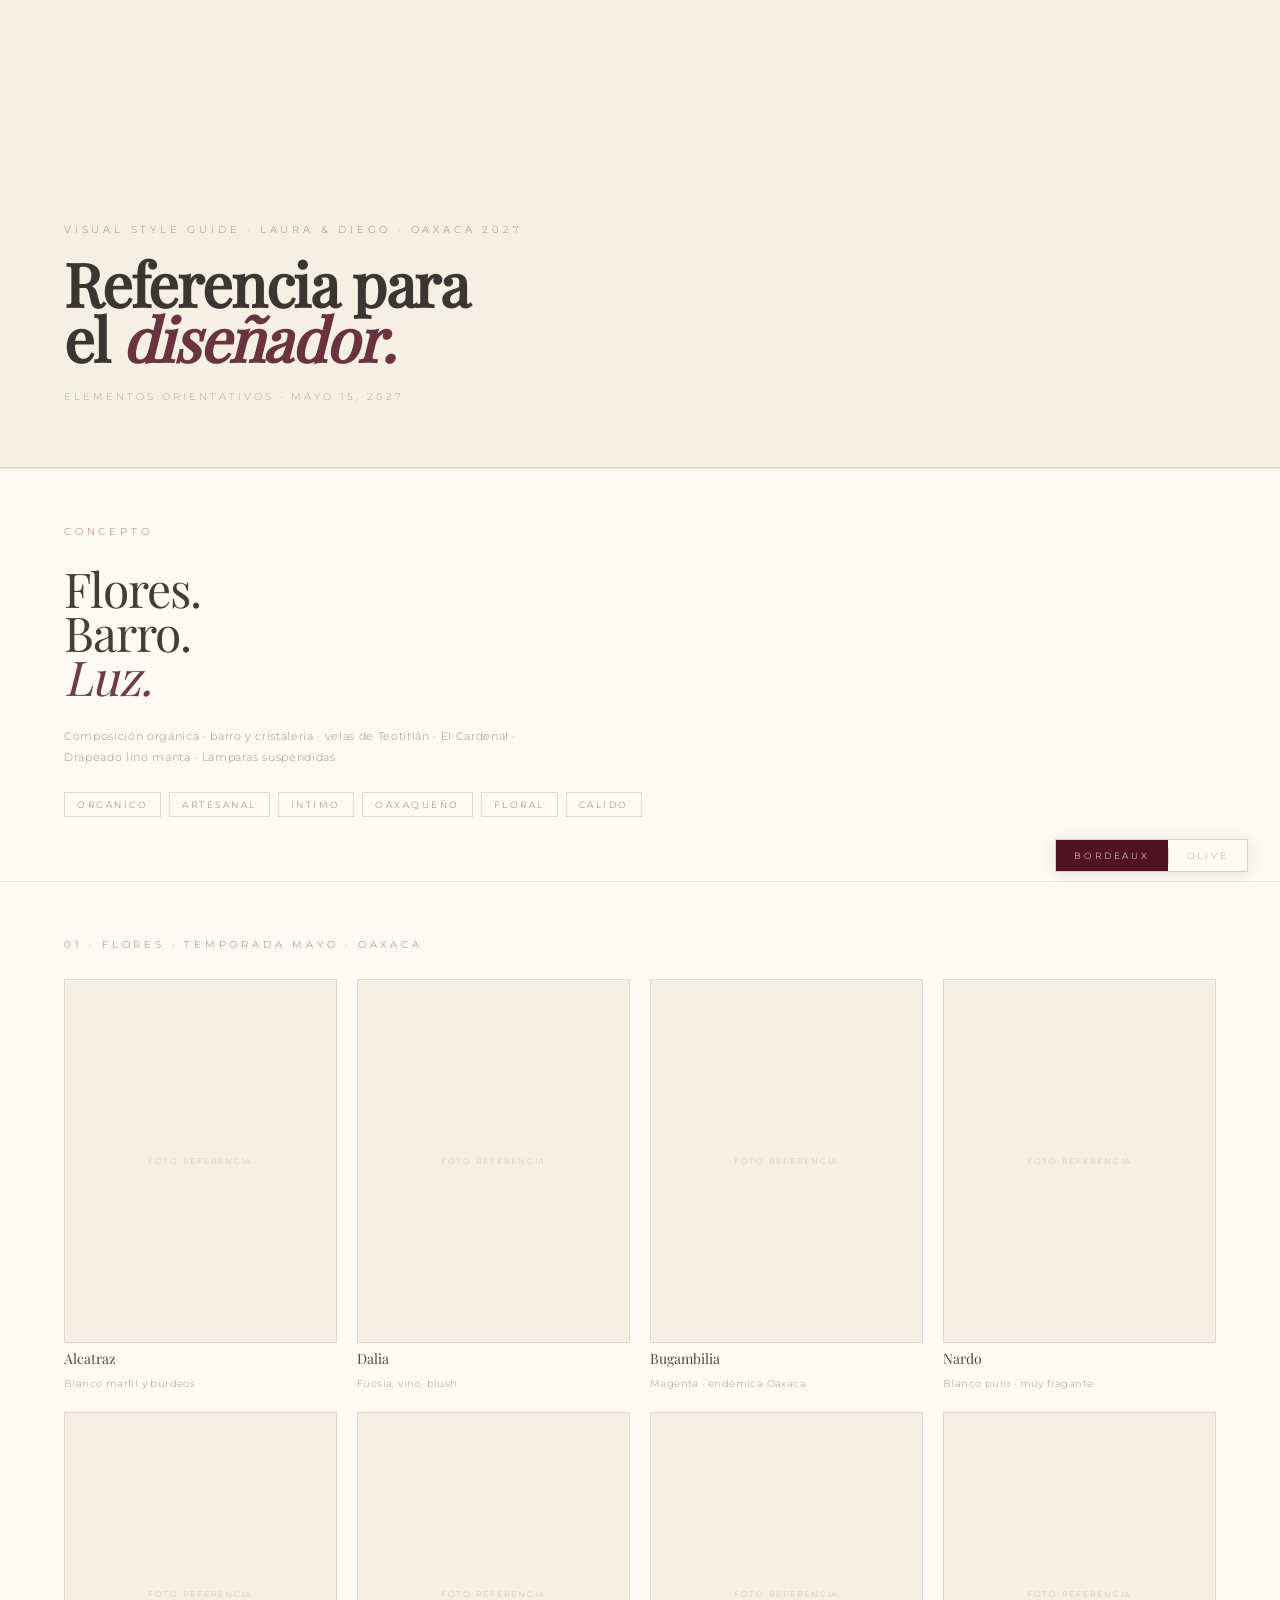
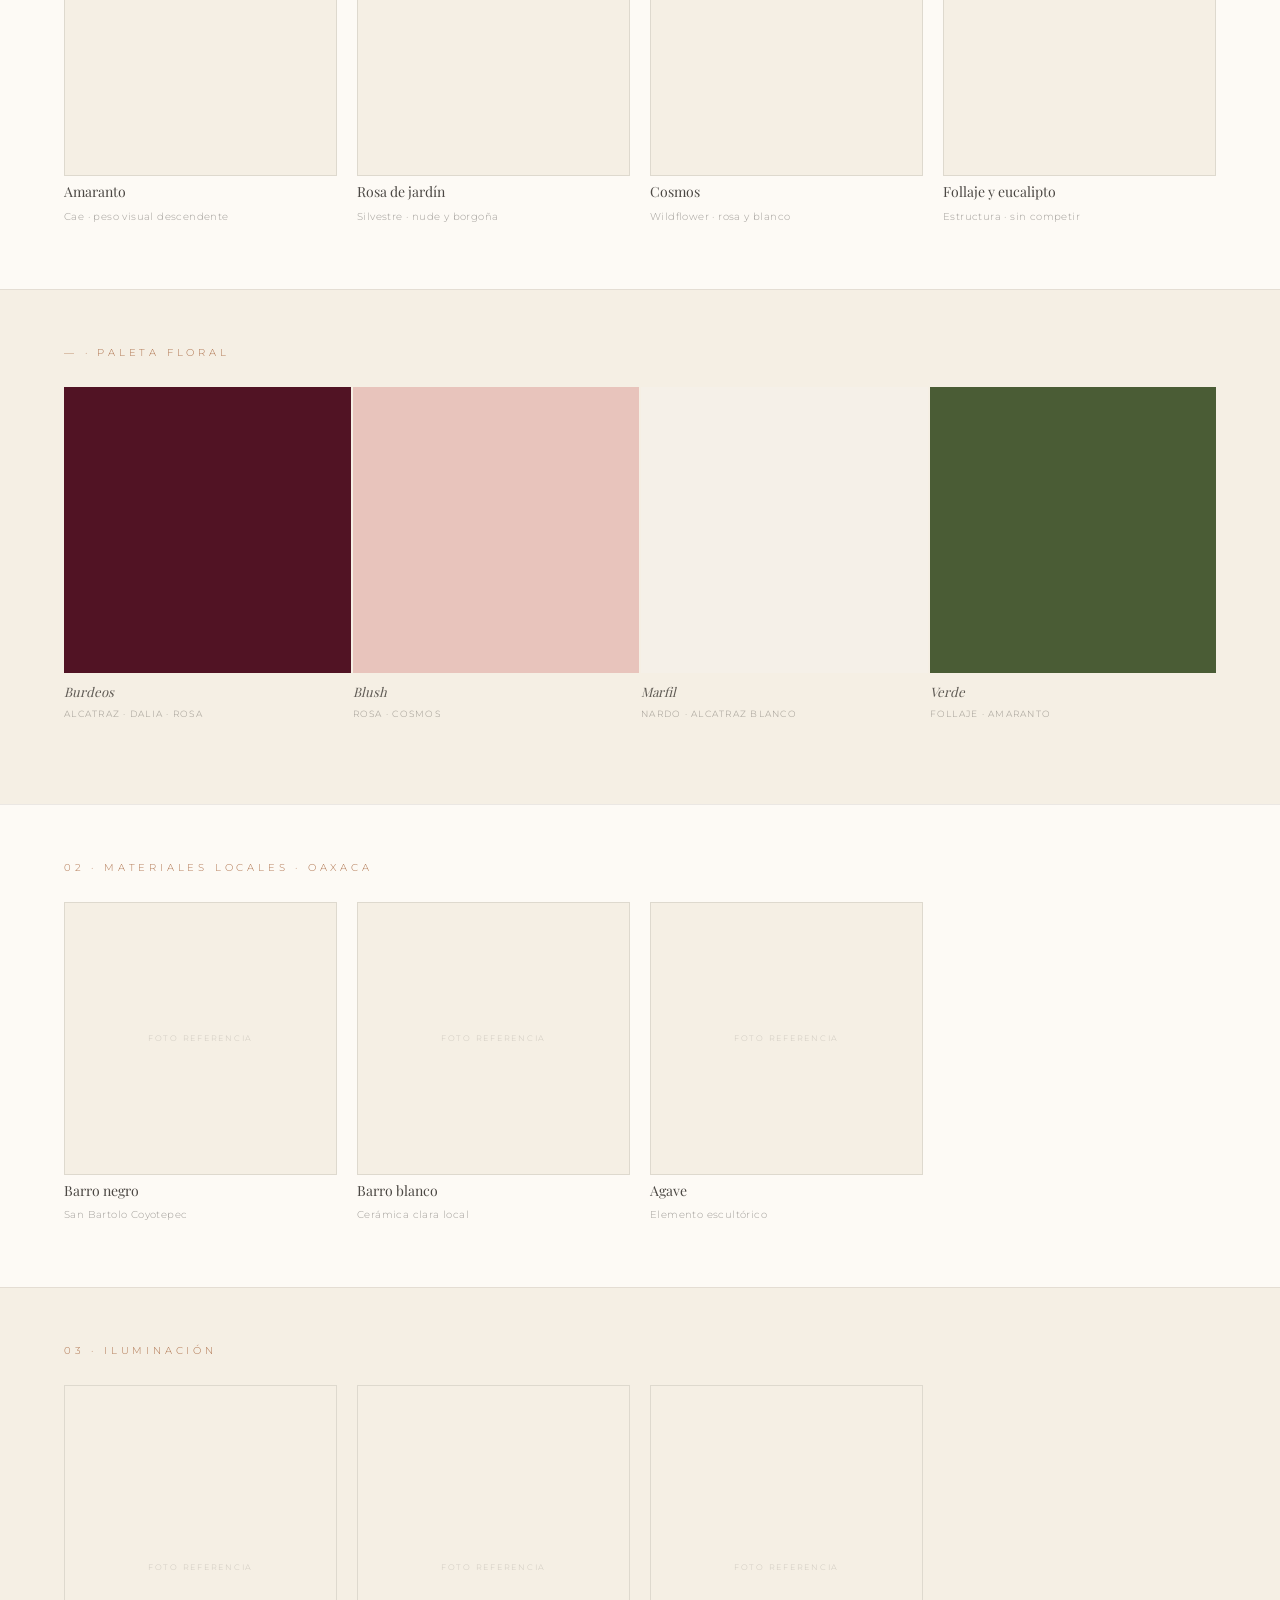
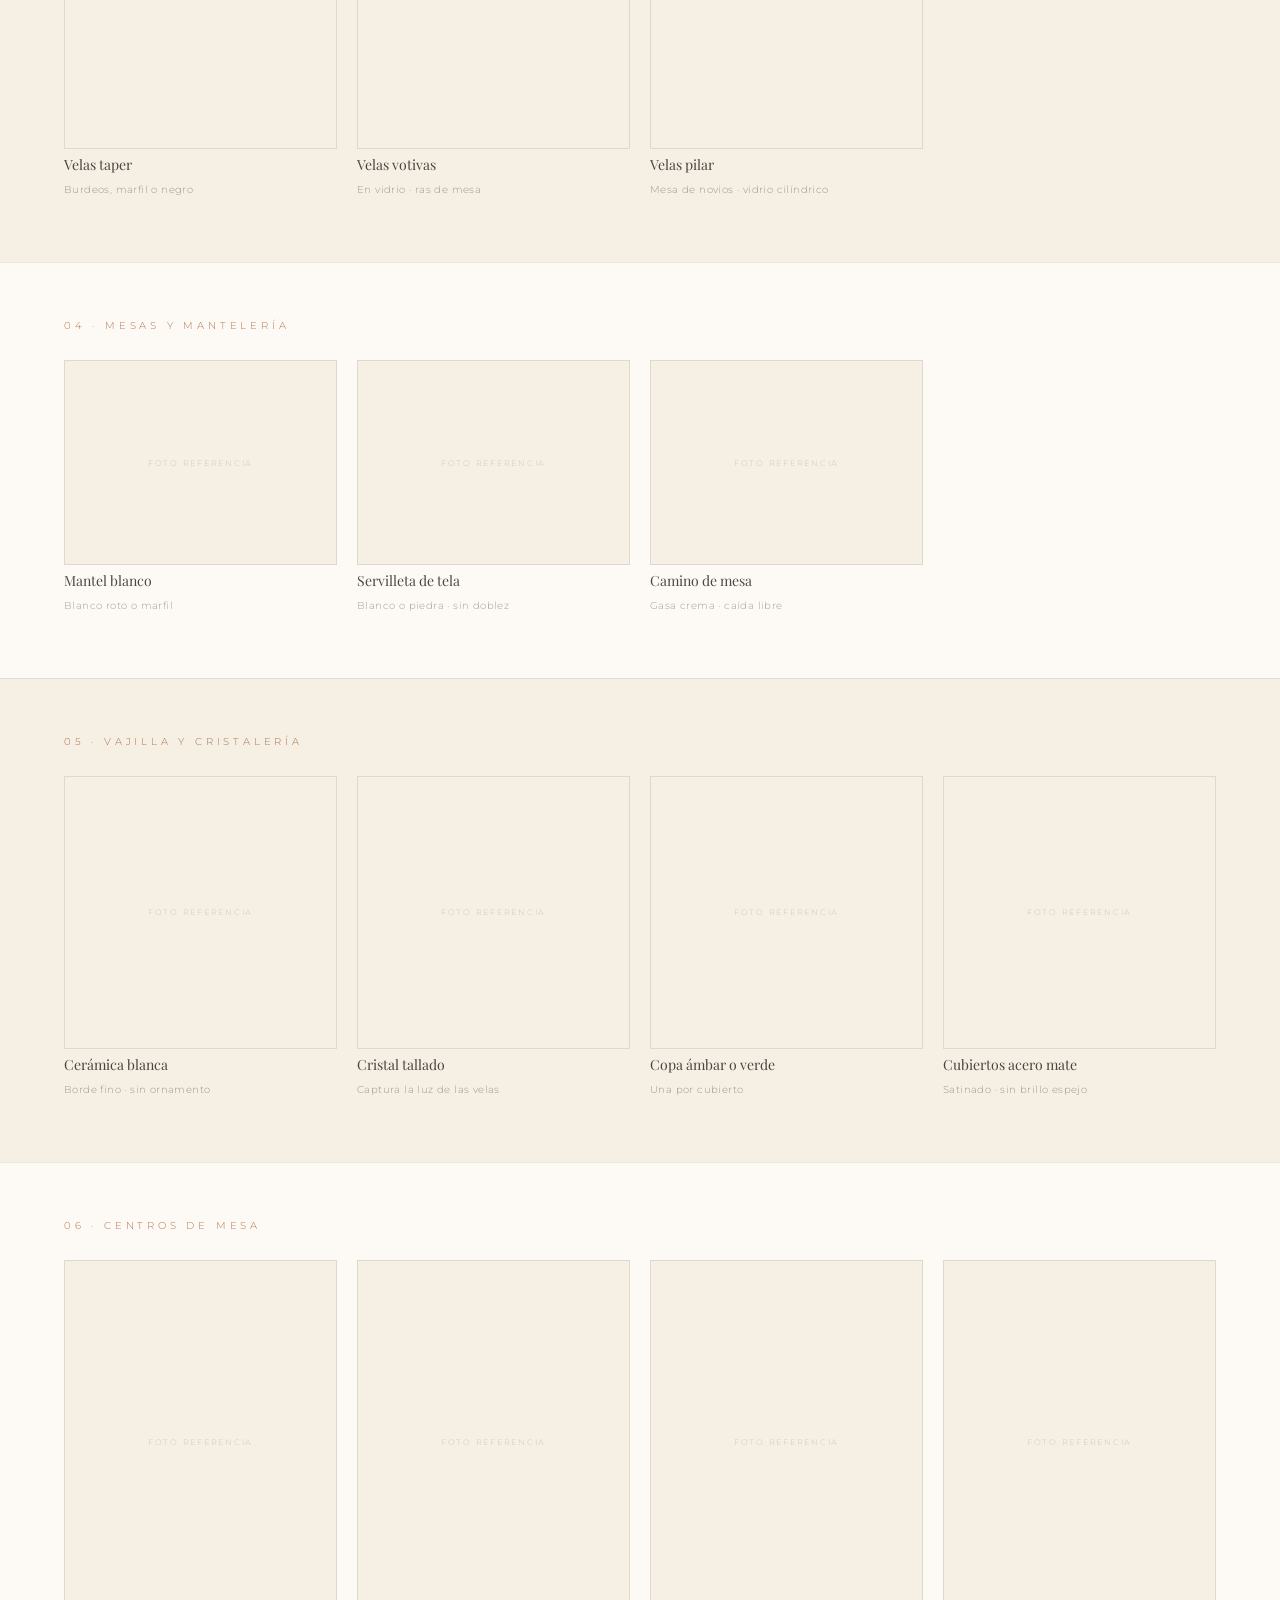
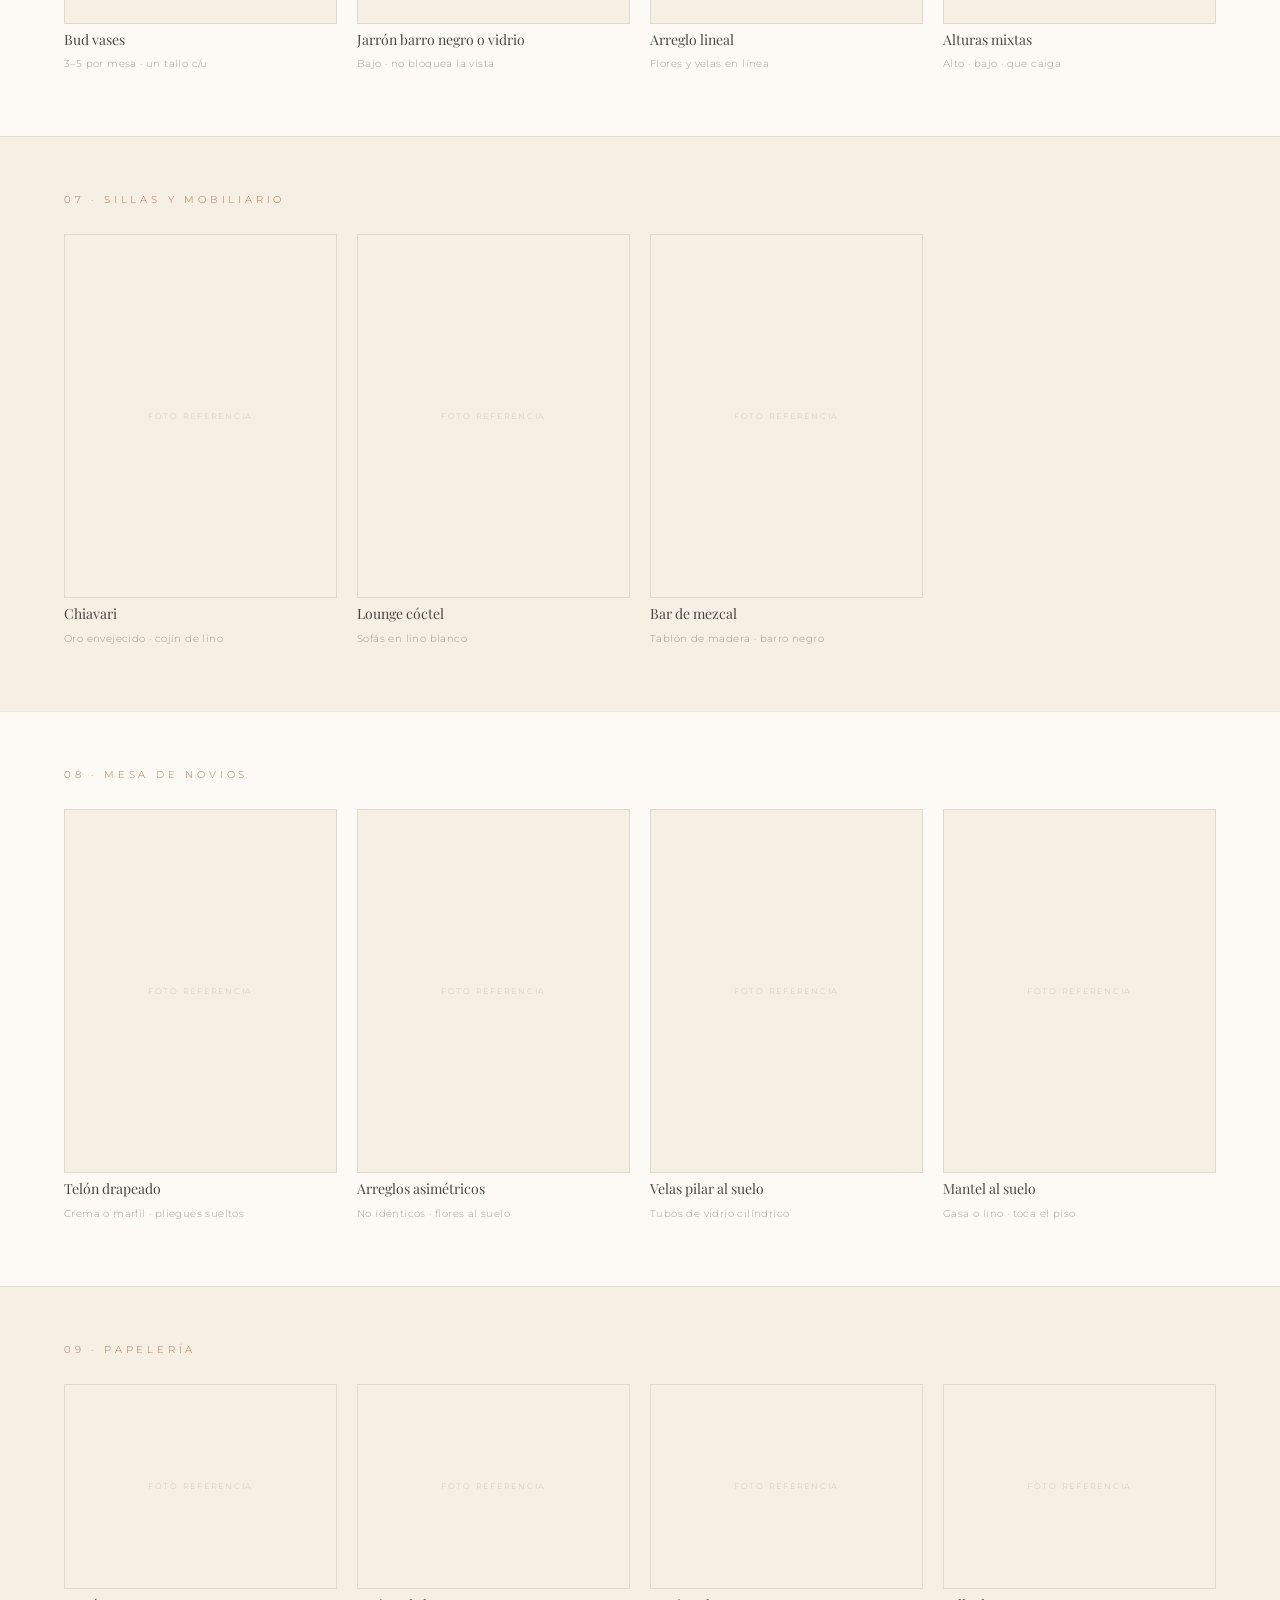
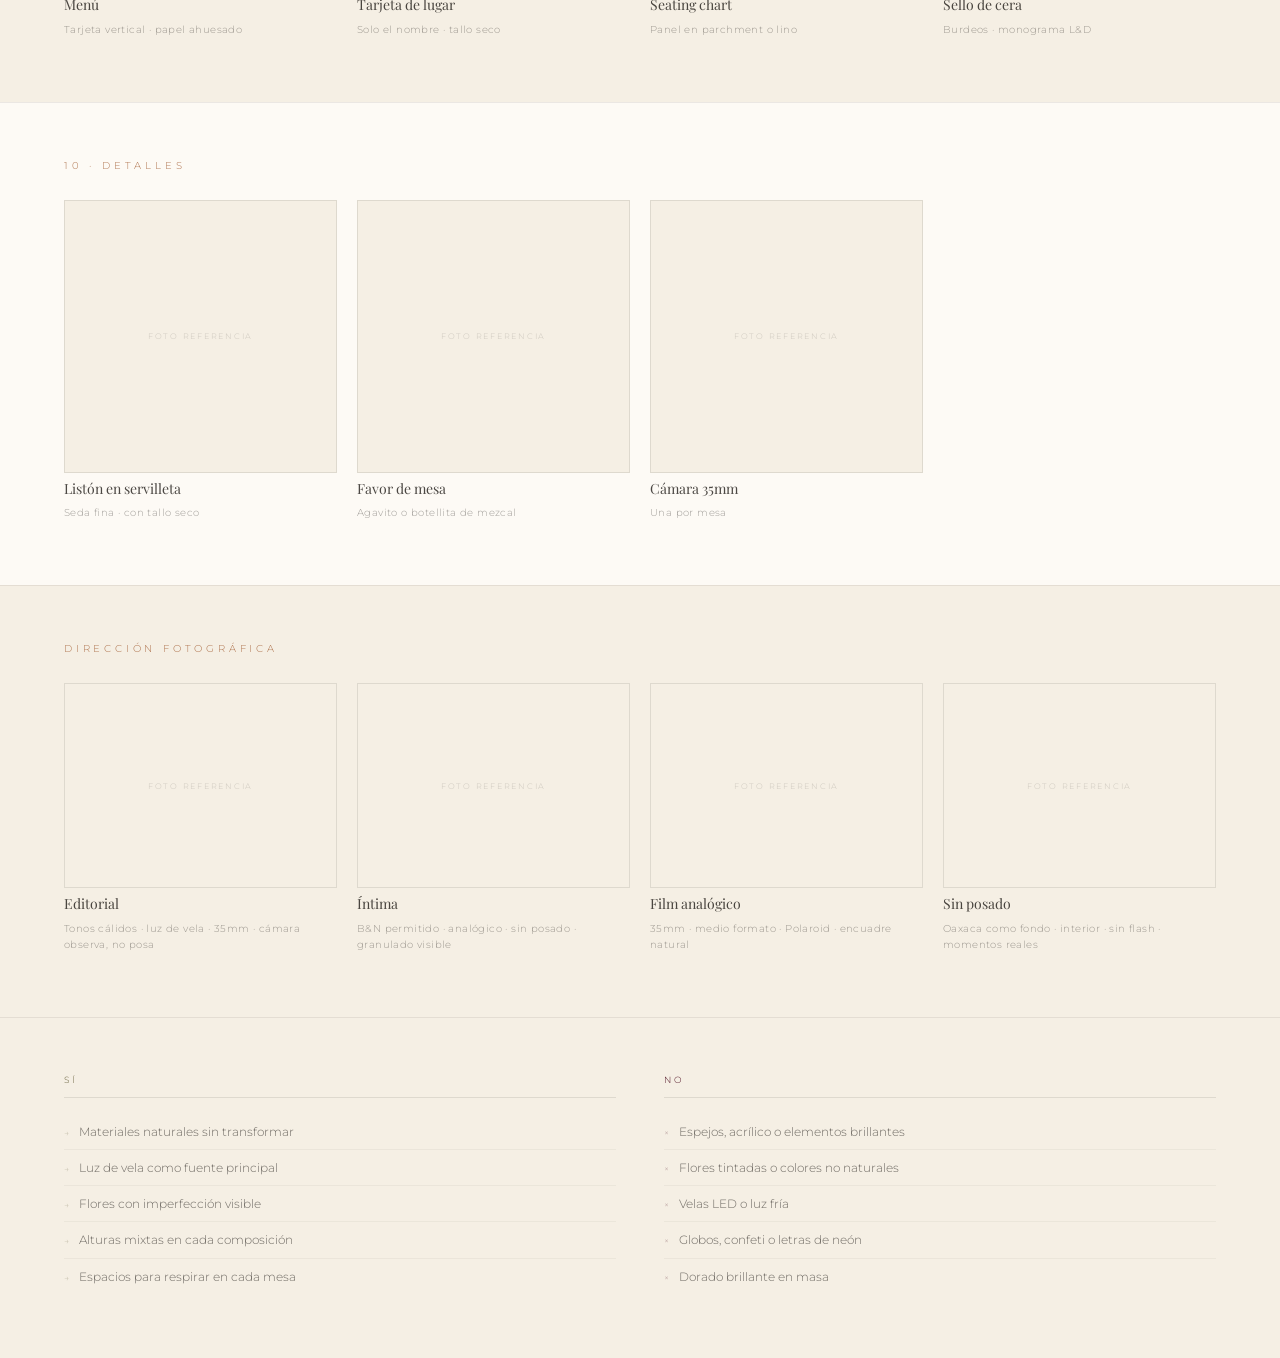
<file: visual_style_guide.html>
<!DOCTYPE html>
<html lang="es">
<head>
<meta charset="UTF-8">
<meta name="viewport" content="width=device-width, initial-scale=1.0">
<title>Visual Style Guide · Laura & Diego · 2027</title>
<style>
  @font-face {
    font-family: 'Playfair Display';
    src: url('fonts/PlayfairDisplay-Regular.ttf') format('truetype');
    font-weight: 400; font-style: normal; font-display: swap;
  }
  @font-face {
    font-family: 'Montserrat';
    src: url('fonts/Montserrat-Light.ttf') format('truetype');
    font-weight: 300; font-style: normal; font-display: swap;
  }

  *, *::before, *::after { box-sizing: border-box; margin: 0; padding: 0; }

  :root {
    --bordeaux: #511324;
    --chocolate: #2C1810;
    --blush: #E8C4BC;
    --cream: #FDFAF5;
    --cream2: #F5EFE4;
    --sienna: #A0582C;
    --olive: #6B6440;
    --ink: #1A1612;
  }
  :root.olive-mode { --bordeaux: #6B6440; --blush: #D4E0A0; }

  html, body { overflow-x: hidden; }
  body {
    background: var(--cream);
    color: var(--ink);
    font-family: 'Montserrat', sans-serif;
    font-weight: 300;
    -webkit-font-smoothing: antialiased;
  }

  /* ── COVER ── */
  .cover {
    min-height: 52vh;
    padding: 48px 24px 40px;
    border-bottom: 0.5px solid rgba(26,22,18,0.10);
    display: flex; flex-direction: column; justify-content: flex-end;
    background: var(--cream2);
  }
  .cover-eyebrow {
    font-size: 10px; letter-spacing: 0.38em; text-transform: uppercase;
    color: var(--sienna); opacity: 0.7; margin-bottom: 20px;
  }
  .cover-title {
    font-family: 'Playfair Display', serif;
    font-size: clamp(32px, 8vw, 60px); line-height: 0.92;
    color: var(--ink); opacity: 0.85; letter-spacing: -0.02em;
    margin-bottom: 24px;
  }
  .cover-title em { font-style: italic; color: var(--bordeaux); }
  .cover-meta {
    font-size: 10px; letter-spacing: 0.3em; text-transform: uppercase;
    color: var(--ink); opacity: 0.32;
  }

  /* ── TOGGLE ── */
  .accent-toggle {
    position: fixed; bottom: 20px; right: 50%; transform: translateX(50%); z-index: 9999;
    display: flex; align-items: center;
    border: 0.5px solid rgba(26,22,18,0.18);
    background: var(--cream); overflow: hidden;
    box-shadow: 0 2px 16px rgba(26,22,18,0.10);
    cursor: pointer;
  }
  .accent-toggle-opt {
    padding: 10px 18px;
    font-family: 'Montserrat', sans-serif; font-weight: 300;
    font-size: 9px; letter-spacing: 0.32em; text-transform: uppercase;
    color: var(--ink); opacity: 0.38;
    transition: opacity 0.3s, background 0.3s, color 0.3s; user-select: none;
  }
  .accent-toggle-opt.active { opacity: 1; color: var(--cream); background: var(--bordeaux); }
  .accent-toggle-divider { width: 0.5px; height: 16px; background: rgba(26,22,18,0.15); flex-shrink: 0; }

  /* ── SECTION ── */
  .sec { border-top: 0.5px solid rgba(26,22,18,0.08); padding: 36px 24px 40px; }
  .sec-label {
    font-size: 10px; letter-spacing: 0.38em; text-transform: uppercase;
    color: var(--sienna); opacity: 0.80; display: block; margin-bottom: 28px;
  }

  /* ── CARD GRID ── */
  .cards {
    display: grid;
    grid-template-columns: repeat(2, 1fr);
    gap: 12px;
  }
  .cards-3 { grid-template-columns: repeat(3, 1fr); }

  .card { display: flex; flex-direction: column; gap: 8px; }

  /* placeholder image box */
  .card-img {
    width: 100%;
    aspect-ratio: 3/4;
    background: var(--cream2);
    border: 0.5px solid rgba(26,22,18,0.10);
    display: flex; align-items: center; justify-content: center;
    position: relative; overflow: hidden;
  }
  .card-img.wide { aspect-ratio: 4/3; }
  .card-img.sq   { aspect-ratio: 1/1; }
  .card-img-label {
    font-size: 8px; letter-spacing: 0.22em; text-transform: uppercase;
    color: var(--ink); opacity: 0.18;
    font-family: 'Montserrat', sans-serif; font-weight: 300;
    text-align: center; padding: 8px;
  }

  .card-name {
    font-family: 'Playfair Display', serif;
    font-size: 14px; color: var(--ink); opacity: 0.78; line-height: 1.2;
  }
  .card-note {
    font-size: 10px; letter-spacing: 0.04em;
    color: var(--ink); opacity: 0.40; line-height: 1.6;
  }

  /* ── PALETTE ── */
  .swatches {
    display: grid; grid-template-columns: repeat(2, 1fr); gap: 2px;
  }
  .swatch-fill { width: 100%; aspect-ratio: 1/1; }
  .swatch-info { padding: 10px 0 18px; }
  .swatch-name {
    font-family: 'Playfair Display', serif; font-style: italic;
    font-size: 13px; color: var(--ink); opacity: 0.68; display: block; margin-bottom: 2px;
  }
  .swatch-sub {
    font-size: 9px; letter-spacing: 0.14em; text-transform: uppercase;
    color: var(--ink); opacity: 0.40; line-height: 1.7;
  }

  /* ── DO / DON'T ── */
  .rules { background: var(--cream2); border-top: 0.5px solid rgba(26,22,18,0.08); }
  .rules-inner { padding: 36px 24px 40px; }
  .rules-grid { display: grid; grid-template-columns: 1fr; gap: 32px; }
  .rules-head {
    font-size: 9px; letter-spacing: 0.38em; text-transform: uppercase;
    display: block; margin-bottom: 16px; padding-bottom: 12px;
    border-bottom: 0.5px solid rgba(26,22,18,0.10);
  }
  .do-head { color: var(--olive); }
  .dont-head { color: var(--bordeaux); }
  .rules-list { list-style: none; }
  .rules-list li {
    font-size: 12px; line-height: 1.6; color: var(--ink); opacity: 0.60;
    padding: 8px 0; border-bottom: 0.5px solid rgba(26,22,18,0.07);
    display: flex; gap: 10px; align-items: baseline;
  }
  .rules-list li:last-child { border-bottom: none; }
  .rules-list li::before { font-size: 9px; flex-shrink: 0; opacity: 0.55; font-family: 'Montserrat', sans-serif; }
  .do-list li::before   { content: '→'; color: var(--olive); }
  .dont-list li::before { content: '×'; color: var(--bordeaux); }

  /* bg alts */
  .on-cream2 { background: var(--cream2); }

  /* ── RESPONSIVE ── */
  @media (min-width: 600px) {
    .cover { padding: 64px 40px 48px; }
    .sec { padding: 44px 40px 52px; }
    .cards { grid-template-columns: repeat(3, 1fr); gap: 16px; }
    .cards-3 { grid-template-columns: repeat(3, 1fr); }
    .swatches { grid-template-columns: repeat(4, 1fr); }
    .rules-inner { padding: 44px 40px 52px; }
    .rules-grid { grid-template-columns: 1fr 1fr; gap: 48px; }
    .accent-toggle { bottom: 28px; right: 32px; transform: none; }
  }

  @media (min-width: 1024px) {
    .cover { padding: 80px 64px 64px; }
    .sec { padding: 56px 64px 64px; }
    .cards { grid-template-columns: repeat(4, 1fr); gap: 20px; }
    .swatches { grid-template-columns: repeat(4, 1fr); }
    .rules-inner { padding: 56px 64px 64px; }
  }
</style>
</head>
<body>

<!-- COVER -->
<div class="cover">
  <span class="cover-eyebrow">Visual Style Guide · Laura &amp; Diego · Oaxaca 2027</span>
  <h1 class="cover-title">Referencia para<br>el <em>diseñador.</em></h1>
  <span class="cover-meta">Elementos orientativos · Mayo 15, 2027</span>
</div>

<!-- CONCEPTO -->
<section class="sec">
  <span class="sec-label">Concepto</span>
  <div style="font-family:'Playfair Display',serif; font-size:clamp(28px,7vw,48px); line-height:0.92; color:var(--ink); opacity:0.82; letter-spacing:-0.02em; margin-bottom:28px;">Flores.<br>Barro.<br><em style="font-style:italic; color:var(--bordeaux);">Luz.</em></div>
  <div style="font-family:'Montserrat',sans-serif; font-weight:300; font-size:11px; color:var(--ink); opacity:0.45; line-height:1.9; max-width:480px; margin-bottom:24px; letter-spacing:0.06em;">Composición orgánica · barro y cristalería · velas de Teotitlán · El Cardenal · Drapeado lino manta · Lámparas suspendidas</div>
  <div style="display:flex; flex-wrap:wrap; gap:8px;">
    <span style="font-family:'Montserrat',sans-serif; font-weight:300; font-size:9px; letter-spacing:0.28em; text-transform:uppercase; color:var(--ink); opacity:0.55; border:0.5px solid rgba(26,22,18,0.25); padding:6px 12px;">Orgánico</span>
    <span style="font-family:'Montserrat',sans-serif; font-weight:300; font-size:9px; letter-spacing:0.28em; text-transform:uppercase; color:var(--ink); opacity:0.55; border:0.5px solid rgba(26,22,18,0.25); padding:6px 12px;">Artesanal</span>
    <span style="font-family:'Montserrat',sans-serif; font-weight:300; font-size:9px; letter-spacing:0.28em; text-transform:uppercase; color:var(--ink); opacity:0.55; border:0.5px solid rgba(26,22,18,0.25); padding:6px 12px;">Íntimo</span>
    <span style="font-family:'Montserrat',sans-serif; font-weight:300; font-size:9px; letter-spacing:0.28em; text-transform:uppercase; color:var(--ink); opacity:0.55; border:0.5px solid rgba(26,22,18,0.25); padding:6px 12px;">Oaxaqueño</span>
    <span style="font-family:'Montserrat',sans-serif; font-weight:300; font-size:9px; letter-spacing:0.28em; text-transform:uppercase; color:var(--ink); opacity:0.55; border:0.5px solid rgba(26,22,18,0.25); padding:6px 12px;">Floral</span>
    <span style="font-family:'Montserrat',sans-serif; font-weight:300; font-size:9px; letter-spacing:0.28em; text-transform:uppercase; color:var(--ink); opacity:0.55; border:0.5px solid rgba(26,22,18,0.25); padding:6px 12px;">Cálido</span>
  </div>
</section>

<!-- 01 FLORES -->
<section class="sec">
  <span class="sec-label">01 · Flores · temporada mayo · Oaxaca</span>
  <div class="cards">

    <div class="card">
      <div class="card-img"><span class="card-img-label">foto referencia</span></div>
      <span class="card-name">Alcatraz</span>
      <span class="card-note">Blanco marfil y burdeos</span>
    </div>

    <div class="card">
      <div class="card-img"><span class="card-img-label">foto referencia</span></div>
      <span class="card-name">Dalia</span>
      <span class="card-note">Fucsia, vino, blush</span>
    </div>

    <div class="card">
      <div class="card-img"><span class="card-img-label">foto referencia</span></div>
      <span class="card-name">Bugambilia</span>
      <span class="card-note">Magenta · endémica Oaxaca</span>
    </div>

    <div class="card">
      <div class="card-img"><span class="card-img-label">foto referencia</span></div>
      <span class="card-name">Nardo</span>
      <span class="card-note">Blanco puro · muy fragante</span>
    </div>

    <div class="card">
      <div class="card-img"><span class="card-img-label">foto referencia</span></div>
      <span class="card-name">Amaranto</span>
      <span class="card-note">Cae · peso visual descendente</span>
    </div>

    <div class="card">
      <div class="card-img"><span class="card-img-label">foto referencia</span></div>
      <span class="card-name">Rosa de jardín</span>
      <span class="card-note">Silvestre · nude y borgoña</span>
    </div>

    <div class="card">
      <div class="card-img"><span class="card-img-label">foto referencia</span></div>
      <span class="card-name">Cosmos</span>
      <span class="card-note">Wildflower · rosa y blanco</span>
    </div>

    <div class="card">
      <div class="card-img"><span class="card-img-label">foto referencia</span></div>
      <span class="card-name">Follaje y eucalipto</span>
      <span class="card-note">Estructura · sin competir</span>
    </div>

  </div>
</section>

<!-- PALETA FLORAL -->
<section class="sec on-cream2">
  <span class="sec-label">— · Paleta floral</span>
  <div class="swatches">
    <div>
      <div class="swatch-fill" style="background:#511324;"></div>
      <div class="swatch-info">
        <span class="swatch-name">Burdeos</span>
        <span class="swatch-sub">Alcatraz · Dalia · Rosa</span>
      </div>
    </div>
    <div>
      <div class="swatch-fill" style="background:#E8C4BC;"></div>
      <div class="swatch-info">
        <span class="swatch-name">Blush</span>
        <span class="swatch-sub">Rosa · Cosmos</span>
      </div>
    </div>
    <div>
      <div class="swatch-fill" style="background:#F5F0E8;"></div>
      <div class="swatch-info">
        <span class="swatch-name">Marfil</span>
        <span class="swatch-sub">Nardo · Alcatraz blanco</span>
      </div>
    </div>
    <div>
      <div class="swatch-fill" style="background:#4A5C35;"></div>
      <div class="swatch-info">
        <span class="swatch-name">Verde</span>
        <span class="swatch-sub">Follaje · Amaranto</span>
      </div>
    </div>
  </div>
</section>

<!-- 02 MATERIALES LOCALES -->
<section class="sec">
  <span class="sec-label">02 · Materiales locales · Oaxaca</span>
  <div class="cards cards-3">

    <div class="card">
      <div class="card-img sq"><span class="card-img-label">foto referencia</span></div>
      <span class="card-name">Barro negro</span>
      <span class="card-note">San Bartolo Coyotepec</span>
    </div>

    <div class="card">
      <div class="card-img sq"><span class="card-img-label">foto referencia</span></div>
      <span class="card-name">Barro blanco</span>
      <span class="card-note">Cerámica clara local</span>
    </div>

    <div class="card">
      <div class="card-img sq"><span class="card-img-label">foto referencia</span></div>
      <span class="card-name">Agave</span>
      <span class="card-note">Elemento escultórico</span>
    </div>

  </div>
</section>

<!-- 03 ILUMINACIÓN -->
<section class="sec on-cream2">
  <span class="sec-label">03 · Iluminación</span>
  <div class="cards cards-3">

    <div class="card">
      <div class="card-img"><span class="card-img-label">foto referencia</span></div>
      <span class="card-name">Velas taper</span>
      <span class="card-note">Burdeos, marfil o negro</span>
    </div>

    <div class="card">
      <div class="card-img"><span class="card-img-label">foto referencia</span></div>
      <span class="card-name">Velas votivas</span>
      <span class="card-note">En vidrio · ras de mesa</span>
    </div>

    <div class="card">
      <div class="card-img"><span class="card-img-label">foto referencia</span></div>
      <span class="card-name">Velas pilar</span>
      <span class="card-note">Mesa de novios · vidrio cilíndrico</span>
    </div>

  </div>
</section>

<!-- 04 MESAS -->
<section class="sec">
  <span class="sec-label">04 · Mesas y mantelería</span>
  <div class="cards cards-3">

    <div class="card">
      <div class="card-img wide"><span class="card-img-label">foto referencia</span></div>
      <span class="card-name">Mantel blanco</span>
      <span class="card-note">Blanco roto o marfil</span>
    </div>

    <div class="card">
      <div class="card-img wide"><span class="card-img-label">foto referencia</span></div>
      <span class="card-name">Servilleta de tela</span>
      <span class="card-note">Blanco o piedra · sin doblez</span>
    </div>

    <div class="card">
      <div class="card-img wide"><span class="card-img-label">foto referencia</span></div>
      <span class="card-name">Camino de mesa</span>
      <span class="card-note">Gasa crema · caída libre</span>
    </div>

  </div>
</section>

<!-- 05 VAJILLA -->
<section class="sec on-cream2">
  <span class="sec-label">05 · Vajilla y cristalería</span>
  <div class="cards">

    <div class="card">
      <div class="card-img sq"><span class="card-img-label">foto referencia</span></div>
      <span class="card-name">Cerámica blanca</span>
      <span class="card-note">Borde fino · sin ornamento</span>
    </div>

    <div class="card">
      <div class="card-img sq"><span class="card-img-label">foto referencia</span></div>
      <span class="card-name">Cristal tallado</span>
      <span class="card-note">Captura la luz de las velas</span>
    </div>

    <div class="card">
      <div class="card-img sq"><span class="card-img-label">foto referencia</span></div>
      <span class="card-name">Copa ámbar o verde</span>
      <span class="card-note">Una por cubierto</span>
    </div>

    <div class="card">
      <div class="card-img sq"><span class="card-img-label">foto referencia</span></div>
      <span class="card-name">Cubiertos acero mate</span>
      <span class="card-note">Satinado · sin brillo espejo</span>
    </div>

  </div>
</section>

<!-- 06 CENTROS DE MESA -->
<section class="sec">
  <span class="sec-label">06 · Centros de mesa</span>
  <div class="cards">

    <div class="card">
      <div class="card-img"><span class="card-img-label">foto referencia</span></div>
      <span class="card-name">Bud vases</span>
      <span class="card-note">3–5 por mesa · un tallo c/u</span>
    </div>

    <div class="card">
      <div class="card-img"><span class="card-img-label">foto referencia</span></div>
      <span class="card-name">Jarrón barro negro o vidrio</span>
      <span class="card-note">Bajo · no bloquea la vista</span>
    </div>

    <div class="card">
      <div class="card-img"><span class="card-img-label">foto referencia</span></div>
      <span class="card-name">Arreglo lineal</span>
      <span class="card-note">Flores y velas en línea</span>
    </div>

    <div class="card">
      <div class="card-img"><span class="card-img-label">foto referencia</span></div>
      <span class="card-name">Alturas mixtas</span>
      <span class="card-note">Alto · bajo · que caiga</span>
    </div>

  </div>
</section>

<!-- 07 SILLAS -->
<section class="sec on-cream2">
  <span class="sec-label">07 · Sillas y mobiliario</span>
  <div class="cards cards-3">

    <div class="card">
      <div class="card-img"><span class="card-img-label">foto referencia</span></div>
      <span class="card-name">Chiavari</span>
      <span class="card-note">Oro envejecido · cojín de lino</span>
    </div>

    <div class="card">
      <div class="card-img"><span class="card-img-label">foto referencia</span></div>
      <span class="card-name">Lounge cóctel</span>
      <span class="card-note">Sofás en lino blanco</span>
    </div>

    <div class="card">
      <div class="card-img"><span class="card-img-label">foto referencia</span></div>
      <span class="card-name">Bar de mezcal</span>
      <span class="card-note">Tablón de madera · barro negro</span>
    </div>

  </div>
</section>

<!-- 08 MESA DE NOVIOS -->
<section class="sec">
  <span class="sec-label">08 · Mesa de novios</span>
  <div class="cards">

    <div class="card">
      <div class="card-img"><span class="card-img-label">foto referencia</span></div>
      <span class="card-name">Telón drapeado</span>
      <span class="card-note">Crema o marfil · pliegues sueltos</span>
    </div>

    <div class="card">
      <div class="card-img"><span class="card-img-label">foto referencia</span></div>
      <span class="card-name">Arreglos asimétricos</span>
      <span class="card-note">No idénticos · flores al suelo</span>
    </div>

    <div class="card">
      <div class="card-img"><span class="card-img-label">foto referencia</span></div>
      <span class="card-name">Velas pilar al suelo</span>
      <span class="card-note">Tubos de vidrio cilíndrico</span>
    </div>

    <div class="card">
      <div class="card-img"><span class="card-img-label">foto referencia</span></div>
      <span class="card-name">Mantel al suelo</span>
      <span class="card-note">Gasa o lino · toca el piso</span>
    </div>

  </div>
</section>

<!-- 09 PAPELERÍA -->
<section class="sec on-cream2">
  <span class="sec-label">09 · Papelería</span>
  <div class="cards">

    <div class="card">
      <div class="card-img wide"><span class="card-img-label">foto referencia</span></div>
      <span class="card-name">Menú</span>
      <span class="card-note">Tarjeta vertical · papel ahuesado</span>
    </div>

    <div class="card">
      <div class="card-img wide"><span class="card-img-label">foto referencia</span></div>
      <span class="card-name">Tarjeta de lugar</span>
      <span class="card-note">Solo el nombre · tallo seco</span>
    </div>

    <div class="card">
      <div class="card-img wide"><span class="card-img-label">foto referencia</span></div>
      <span class="card-name">Seating chart</span>
      <span class="card-note">Panel en parchment o lino</span>
    </div>

    <div class="card">
      <div class="card-img wide"><span class="card-img-label">foto referencia</span></div>
      <span class="card-name">Sello de cera</span>
      <span class="card-note">Burdeos · monograma L&amp;D</span>
    </div>

  </div>
</section>

<!-- 10 DETALLES -->
<section class="sec">
  <span class="sec-label">10 · Detalles</span>
  <div class="cards cards-3">

    <div class="card">
      <div class="card-img sq"><span class="card-img-label">foto referencia</span></div>
      <span class="card-name">Listón en servilleta</span>
      <span class="card-note">Seda fina · con tallo seco</span>
    </div>

    <div class="card">
      <div class="card-img sq"><span class="card-img-label">foto referencia</span></div>
      <span class="card-name">Favor de mesa</span>
      <span class="card-note">Agavito o botellita de mezcal</span>
    </div>

    <div class="card">
      <div class="card-img sq"><span class="card-img-label">foto referencia</span></div>
      <span class="card-name">Cámara 35mm</span>
      <span class="card-note">Una por mesa</span>
    </div>

  </div>
</section>

<!-- DIRECCIÓN FOTOGRÁFICA -->
<section class="sec on-cream2">
  <span class="sec-label">Dirección fotográfica</span>
  <div class="cards">

    <div class="card">
      <div class="card-img wide"><span class="card-img-label">foto referencia</span></div>
      <span class="card-name">Editorial</span>
      <span class="card-note">Tonos cálidos · luz de vela · 35mm · cámara observa, no posa</span>
    </div>

    <div class="card">
      <div class="card-img wide"><span class="card-img-label">foto referencia</span></div>
      <span class="card-name">Íntima</span>
      <span class="card-note">B&amp;N permitido · analógico · sin posado · granulado visible</span>
    </div>

    <div class="card">
      <div class="card-img wide"><span class="card-img-label">foto referencia</span></div>
      <span class="card-name">Film analógico</span>
      <span class="card-note">35mm · medio formato · Polaroid · encuadre natural</span>
    </div>

    <div class="card">
      <div class="card-img wide"><span class="card-img-label">foto referencia</span></div>
      <span class="card-name">Sin posado</span>
      <span class="card-note">Oaxaca como fondo · interior · sin flash · momentos reales</span>
    </div>

  </div>
</section>

<!-- SÍ / NO -->
<section class="rules">
  <div class="rules-inner">
    <div class="rules-grid">
      <div>
        <span class="rules-head do-head">Sí</span>
        <ul class="rules-list do-list">
          <li>Materiales naturales sin transformar</li>
          <li>Luz de vela como fuente principal</li>
          <li>Flores con imperfección visible</li>
          <li>Alturas mixtas en cada composición</li>
          <li>Espacios para respirar en cada mesa</li>
        </ul>
      </div>
      <div>
        <span class="rules-head dont-head">No</span>
        <ul class="rules-list dont-list">
          <li>Espejos, acrílico o elementos brillantes</li>
          <li>Flores tintadas o colores no naturales</li>
          <li>Velas LED o luz fría</li>
          <li>Globos, confeti o letras de neón</li>
          <li>Dorado brillante en masa</li>
        </ul>
      </div>
    </div>
  </div>
</section>

<!-- TOGGLE -->
<div class="accent-toggle" id="accentToggle">
  <span class="accent-toggle-opt active" id="optBordeaux">Bordeaux</span>
  <div class="accent-toggle-divider"></div>
  <span class="accent-toggle-opt" id="optOlive">Olive</span>
</div>

<script>
  const toggle = document.getElementById('accentToggle');
  const optC = document.getElementById('optBordeaux');
  const optO = document.getElementById('optOlive');
  toggle.addEventListener('click', () => {
    const isOlive = document.documentElement.classList.toggle('olive-mode');
    optC.classList.toggle('active', !isOlive);
    optO.classList.toggle('active', isOlive);
  });
</script>
</body>
</html>
</file>
<file: css/shared.css>
/* Ensure [hidden] always wins over explicit display rules */
[hidden] { display: none !important; }

/* ── Local Fonts ── */
    @font-face {
      font-family: 'Playfair Display';
      src: url('../fonts/PlayfairDisplay-Regular.ttf') format('truetype');
      font-weight: 400;
      font-style: normal;
      font-display: swap;
    }

    @font-face {
      font-family: 'Playfair Display';
      src: local('Playfair Display Italic'),
           url('../fonts/PlayfairDisplay-Italic.ttf') format('truetype');
      font-weight: 400;
      font-style: italic;
      font-display: swap;
    }

@font-face {
      font-family: 'Montserrat';
      src: url('../fonts/Montserrat-Light.ttf') format('truetype');
      font-weight: 300;
      font-style: normal;
      font-display: swap;
    }

    @font-face {
      font-family: 'Montserrat';
      src: url('../fonts/Montserrat-Regular.ttf') format('truetype');
      font-weight: 400;
      font-style: normal;
      font-display: swap;
    }

    @font-face {
      font-family: 'Montserrat';
      src: url('../fonts/Montserrat-Medium.ttf') format('truetype');
      font-weight: 500;
      font-style: normal;
      font-display: swap;
    }
</file>
<file: css/index.css>
/* -- Page fade-in -- */
    .page-content {
      opacity: 0;
      transition: opacity 0.6s ease;
    }

    .page-content.visible {
      opacity: 1;
    }

    html.loading {
      overflow: hidden;
    }

    /* Preloader -- fast 2s total */
    .preloader {
      position: fixed;
      inset: 0;
      z-index: 9999;
      background: var(--cream);
      display: flex;
      align-items: center;
      justify-content: center;
      transition: transform 0.8s cubic-bezier(0.76, 0, 0.24, 1);
    }

    .preloader.done {
      transform: translateY(-100%);
      pointer-events: none;
    }

    .preloader-inner {
      text-align: center;
      opacity: 0;
      transform: translateY(12px);
      animation: preloaderIn 0.8s cubic-bezier(0.22, 1, 0.36, 1) 0.2s forwards;
    }

    @keyframes preloaderIn {
      to {
        opacity: 1;
        transform: translateY(0);
      }
    }

    .preloader-monogram {
      font-family: var(--font-display);
      font-size: var(--fs-hero);
      font-weight: 300;
      letter-spacing: 0.12em;
      text-transform: uppercase;
      color: var(--chocolate);
      opacity: 0.88;
      line-height: 1;
    }


    .preloader-date {
      font-family: var(--font-sans);
      font-size: var(--fs-label);
      font-weight: 400;
      letter-spacing: 0.35em;
      text-transform: uppercase;
      color: var(--sienna);
      opacity: 0.88;
      margin-top: 20px;
    }

    /* Hero entrance animations */
    .hero-enter {
      opacity: 0;
      transform: translateY(20px);
      transition: opacity 0.6s cubic-bezier(0.22, 1, 0.36, 1), transform 0.6s cubic-bezier(0.22, 1, 0.36, 1);
    }

    .hero-enter.visible {
      opacity: 1;
      transform: translateY(0);
    }

    .hero-divider {
      transition-delay: 0.05s;
    }

    .hero-info {
      transition-delay: 0.1s;
    }

    .hero-cta {
      transition-delay: 0.15s;
    }

    /* -- Reset & Base -- */
    *,
    *::before,
    *::after {
      margin: 0;
      padding: 0;
      box-sizing: border-box;
    }

    html {
      scroll-behavior: smooth;
      -webkit-font-smoothing: antialiased;
    }

    ::selection {
      background: color-mix(in srgb, var(--bordeaux) 18%, transparent);
    }

    :root {
      --fs-label: clamp(11px, 2.9vw, 14px);
      --fs-body: 1.05rem;
      --fs-lead: clamp(1.1rem, 2vw, 1.25rem);
      --fs-quote: clamp(1.25rem, 3.5vw, 1.75rem);
      --fs-h2: clamp(2rem, 4vw, 3rem);
      --fs-display: clamp(1.6rem, 3.5vw, 2.4rem);
      --fs-hero: clamp(2.2rem, 4.2vw, 3.5rem);
      --cream: #FDFAF5;
      --cream2: #F5EFE4;

      --ink: #1A1612;
      --chocolate: #2C1810;
      --sienna: #A0582C;
      --bordeaux: #511324;
      --blush: #E8C4BC;
      --olive: #6B6440;
      --font-display: 'Playfair Display', Georgia, serif;
      --font-sans: 'Montserrat', Helvetica, Arial, sans-serif;
      --page-x: clamp(24px, 6vw, 80px);
    }

    .names-script {
      font-family: 'Snell Roundhand', 'Snell Roundhand Script', cursive;
      font-weight: 400;
      letter-spacing: 0;
      text-transform: none;
      font-size: 1.12em;
    }

    .names-lockup {
      display: inline-flex;
      align-items: baseline;
      gap: 0.28em;
    }

    .names-ampersand {
      font-family: inherit;
      font-size: 0.8em;
      transform: translateX(0.18em);
    }

    body {
      background: var(--cream);
      color: var(--ink);
      font-family: var(--font-display);
      line-height: 1.75;
    }

    img {
      display: block;
      max-width: 100%;
    }

    a {
      color: inherit;
      text-decoration: none;
    }

    /* ── Utility ── */
    .label {
      font-family: var(--font-sans);
      font-size: var(--fs-label);
      font-weight: 400;
      letter-spacing: .35em;
      text-transform: uppercase;
      color: var(--sienna);
    }

    .body-text {
      font-family: var(--font-display);
      font-size: var(--fs-body);
      font-weight: 400;
      line-height: 1.85;
      color: var(--ink);
    }

    .divider {
      width: 64px;
      height: 1px;
      background: rgba(42, 42, 42, .25);
      margin: 0 auto;
    }

    .section {
      padding: clamp(56px, 10vw, 100px) var(--page-x);
    }

    .section-alt {
      background: var(--cream);
    }

    .section-alt-2 {
      background: var(--cream2);
    }

    .container-sm {
      max-width: 680px;
      margin: 0 auto;
    }

    .text-center {
      text-align: center;
    }

    .heading-serif,
    .story-headline,
    .hero-text h1 {
      font-family: var(--font-display);
      font-weight: 400;
      letter-spacing: .02em;
      color: var(--chocolate);
      line-height: 1.1;
    }

    .heading-serif {
      font-size: var(--fs-h2);
      font-weight: 400;
      letter-spacing: .02em;
    }

    /* ── Skip Link ── */
    .skip-link {
      position: absolute;
      top: -100%;
      left: 16px;
      z-index: 10000;
      padding: 12px 24px;
      background: var(--bordeaux);
      color: var(--cream);
      font-family: var(--font-sans);
      font-size: var(--fs-label);
      font-weight: 400;
      letter-spacing: .1em;
      text-decoration: none;
      text-transform: uppercase;
      transition: top .2s;
    }

    .skip-link:focus {
      top: 16px;
      outline: 2px solid var(--cream);
      outline-offset: 3px;
    }

    /* ── Focus Indicators ── */
    /* Skip-link target: suppress outline (not interactive) */
    [tabindex="-1"]:focus {
      outline: none;
    }

    a:focus-visible,
    button:focus-visible {
      outline: 2px solid var(--bordeaux);
      outline-offset: 3px;
      border-radius: 1px;
    }

    .hero-cta:focus-visible {
      outline: 2px solid var(--cream);
      outline-offset: 4px;
    }

    .form-input:focus-visible {
      outline: none;
      /* border-bottom handles focus state */
    }

    /* ── Scrollbar ── */
    ::-webkit-scrollbar {
      width: 5px;
    }

    ::-webkit-scrollbar-track {
      background: var(--cream);
    }

    ::-webkit-scrollbar-thumb {
      background: color-mix(in srgb, var(--bordeaux) 22%, transparent);
      border-radius: 8px;
    }

    /* ──────────────────────────────────────
       NAVIGATION
    ────────────────────────────────────── */
    .nav {
      position: fixed;
      top: 0;
      left: 0;
      right: 0;
      z-index: 100;
      display: flex;
      align-items: center;
      justify-content: space-between;
      padding: 28px var(--page-x);
      background: transparent;
      transition: background .45s, padding .45s, box-shadow .45s;
    }

    .nav.scrolled {
      background: rgba(232, 228, 222, .94);
      backdrop-filter: blur(12px);
      -webkit-backdrop-filter: blur(12px);
      padding: 16px var(--page-x);
      box-shadow: 0 1px 0 rgba(42, 42, 42, .06);
    }

    .nav-logo {
      font-family: var(--font-display);
      font-size: var(--fs-display);
      letter-spacing: 0.14em;
      text-transform: uppercase;
      color: var(--chocolate);
      opacity: 0.88;
      transition: color .4s, opacity .4s;
      line-height: 1;
    }


    /* Mobile: nav floats over full-bleed photo — use cream */
    .nav:not(.scrolled) .nav-logo {
      color: var(--cream);
    }

    .nav:not(.scrolled) .nav-links a {
      color: var(--cream);
    }

    .nav:not(.scrolled) .nav-links a:hover {
      color: color-mix(in srgb, var(--cream) 70%, transparent);
    }

    .nav:not(.scrolled) .nav-toggle span {
      background: var(--cream);
    }

    .nav-links {
      display: none;
      gap: 40px;
      list-style: none;
    }

    .nav-links a {
      font-family: var(--font-sans);
      font-size: var(--fs-label);
      font-weight: 400;
      letter-spacing: .35em;
      text-transform: uppercase;
      color: var(--sienna);
      transition: color .3s;
    }

    .nav-links a:hover {
      color: var(--ink);
    }

    .nav.scrolled .nav-links a {
      color: var(--sienna);
    }

    .nav.scrolled .nav-links a:hover {
      color: var(--ink);
    }

    /* ── More dropdown (desktop, ?info mode) ── */
    .nav-more { position: relative; }

    .nav-more-btn {
      background: none;
      border: none;
      cursor: pointer;
      font-family: var(--font-sans);
      font-size: var(--fs-label);
      font-weight: 400;
      letter-spacing: .35em;
      text-transform: uppercase;
      color: var(--sienna);
      padding: 0;
      transition: color .3s;
    }

    .nav-more-btn::after {
      content: ' ↓';
      font-size: var(--fs-label);
      letter-spacing: 0;
      opacity: 0.6;
    }

    .nav.scrolled .nav-more-btn { color: var(--sienna); }
    .nav:not(.scrolled) .nav-more-btn { color: var(--cream); }

    @media (min-width: 901px) {
      .nav:not(.scrolled) .nav-more-btn { color: var(--sienna); }
    }

    .nav-more-btn:hover { color: var(--ink); }

    .nav-dropdown {
      display: none;
      position: absolute;
      top: calc(100% + 14px);
      right: 0;
      min-width: 180px;
      background: rgba(245,239,228,0.97);
      backdrop-filter: blur(12px);
      -webkit-backdrop-filter: blur(12px);
      border: 0.5px solid rgba(26,22,18,0.10);
      box-shadow: 0 8px 32px rgba(26,22,18,0.10);
      list-style: none;
      padding: 8px 0;
      z-index: 200;
    }

    .nav-more.open .nav-dropdown { display: block; }

    .nav-dropdown li a {
      display: block;
      padding: 10px 20px;
      font-family: var(--font-sans);
      font-size: var(--fs-label);
      font-weight: 400;
      letter-spacing: .30em;
      text-transform: uppercase;
      color: var(--sienna);
      transition: color .2s, background .2s;
    }

    .nav-dropdown li a:hover {
      color: var(--ink);
      background: rgba(26,22,18,0.04);
    }

    .nav-toggle span {
      display: block;
      width: 24px;
      height: 1px;
      background: var(--ink);
      transition: transform .3s, opacity .3s, background .3s;
    }

    .nav-toggle.open span:nth-child(1) {
      transform: rotate(45deg) translate(2px, 4px);
    }

    .nav-toggle.open span:nth-child(2) {
      opacity: 0;
    }

    .nav-toggle.open span:nth-child(3) {
      transform: rotate(-45deg) translate(2px, -4px);
    }

    .mobile-menu {
      display: block;
      position: absolute;
      top: 100%;
      left: 0;
      right: 0;
      background: rgba(232, 228, 222, .97);
      backdrop-filter: blur(12px);
      -webkit-backdrop-filter: blur(12px);
      padding: 0;
      max-height: 0;
      overflow: hidden;
      transition: max-height .35s, padding .35s;
      border-bottom: 1px solid transparent;
    }

    .mobile-menu.open {
      max-height: 360px;
      padding: 24px;
      border-bottom: 1px solid rgba(42, 42, 42, .08);
    }

    .mobile-menu a {
      display: block;
      padding: 12px 0;
      font-family: var(--font-sans);
      font-size: var(--fs-label);
      font-weight: 400;
      letter-spacing: .35em;
      text-transform: uppercase;
      color: var(--sienna);
    }

    @media (min-width: 769px) {
      .nav-links {
        display: flex;
        margin-left: auto;
      }

      .nav-toggle {
        display: none;
      }

      .mobile-menu {
        display: none;
      }

      /* Lang toggle sits right next to nav-links with a pipe separator */
      .lang-toggle {
        margin-left: 28px;
        padding-left: 28px;
        border-left: 0.5px solid rgba(26,22,18,0.14);
      }
      .lang-opt {
        letter-spacing: .35em;
        padding: 4px 5px;
      }
      .nav.scrolled .lang-toggle {
        border-left-color: rgba(26,22,18,0.14);
      }
    }

    /* ──────────────────────────────────────
       HERO
    ────────────────────────────────────── */
    .hero {
      min-height: auto;
      background: var(--cream);
      display: flex;
      align-items: center;
      justify-content: space-between;
      flex-direction: column;
      padding: 0;
      gap: 0;
      position: relative;
      overflow: hidden;
    }

    /* Subtle background grain */
    .hero::before {
      content: '';
      position: absolute;
      inset: 0;
      background-image: url("data:image/svg+xml,%3Csvg viewBox='0 0 256 256' xmlns='http://www.w3.org/2000/svg'%3E%3Cfilter id='noise'%3E%3CfeTurbulence type='fractalNoise' baseFrequency='0.9' numOctaves='4' stitchTiles='stitch'/%3E%3C/filter%3E%3Crect width='100%25' height='100%25' filter='url(%23noise)' opacity='0.025'/%3E%3C/svg%3E");
      background-size: 200px 200px;
      pointer-events: none;
      z-index: 0;
    }

    .hero>* {
      position: relative;
      z-index: 1;
    }

    /* Mobile: text block below full-bleed photo */
    .hero-text {
      max-width: 100%;
      text-align: center;
      padding: 2.8rem var(--page-x) 3.5rem;
    }

    .hero-text h1 {
      font-size: var(--fs-hero);
      line-height: 1.06;
      margin: 0 0 2.2rem 0;
      text-align: center;
      font-variant-ligatures: common-ligatures discretionary-ligatures;
      font-feature-settings: "ss01" on, "ss02" on;
    }

    .hero-text h1 em,
    .story-headline em,
    .heading-serif em {
      font-style: normal;
      font-weight: 400;
    }

    .hero-divider {
      width: 48px;
      height: 1px;
      background: rgba(42, 42, 42, 0.18);
      margin: 0 auto 2rem;
    }

    .hero-info {
      font-family: var(--font-sans);
      font-size: var(--fs-label);
      font-weight: 400;
      letter-spacing: 0.35em;
      text-transform: uppercase;
      color: var(--sienna);
      margin-bottom: 2.5rem;
      text-align: center;
    }

    .hero-text .hero-cta {
      display: block;
      font-family: var(--font-sans);
      font-size: var(--fs-label);
      letter-spacing: 0.4em;
      text-transform: uppercase;
      color: var(--cream);
      background: var(--bordeaux);
      border: none;
      padding: 18px;
      cursor: pointer;
      text-decoration: none;
      font-weight: 400;
      width: 100%;
      text-align: center;
      margin: 0 auto;
      transition: background 0.4s, transform 0.3s;
    }

    .hero-text .hero-cta:hover {
      background: color-mix(in srgb, var(--bordeaux) 75%, #000);
      transform: translateY(-1px);
    }

    /* Mobile: full-bleed photo block */
    .hero-images {
      order: -1;
      width: 100%;
      max-width: 100%;
      display: grid;
      grid-template-columns: 1fr;
      grid-template-rows: auto;
      gap: 0;
    }

    .hero-photo {
      overflow: hidden;
      position: relative;
      background: var(--cream2);
    }

    .hero-photo img {
      width: 100%;
      height: 100%;
      object-fit: cover;
      display: block;
      filter: none;
    }

    /* Editorial overlay: nav scrim only on photo 1 (mobile) */
    .hero-photo::after {
      content: none;
    }

    /* Mobile: single full-bleed photo */
    .hero-photo:nth-child(1) {
      grid-column: 1;
      grid-row: 1;
      align-self: auto;
    }

    .hero-photo:nth-child(1) img {
      aspect-ratio: 4 / 5.4;
      object-position: center 85%;
    }

    /* Mobile: nav gradient scrim on photo 1 */
    .hero-photo:nth-child(1)::after {
      content: '';
      position: absolute;
      inset: 0;
      background: linear-gradient(to bottom, rgba(12, 4, 6, .38) 0%, rgba(12, 4, 6, .10) 35%, transparent 60%);
      pointer-events: none;
      z-index: 1;
    }

    /* Photos 2 & 3: hidden on mobile */
    .hero-photo:nth-child(2),
    .hero-photo:nth-child(3) {
      display: none;
    }

    /* ── Countdown Bar ── */
    .countdown-bar {
      display: none;
      position: relative;
      background: var(--bordeaux);
      padding: 32px 0;
      border-top: none;
      overflow: hidden;
      align-items: center;
      justify-content: center;
    }

    .countdown {
      display: flex;
      justify-content: center;
      gap: clamp(16px, 6vw, 32px);
      position: relative;
      z-index: 3;
    }

    .countdown-unit {
      text-align: center;
    }

    .countdown-value {
      font-family: var(--font-display);
      font-size: var(--fs-display);
      font-weight: 300;
      color: var(--cream);
      font-variant-numeric: tabular-nums;
      line-height: 1;
    }

    .countdown-label {
      font-family: var(--font-sans);
      font-size: var(--fs-label);
      font-weight: 400;
      letter-spacing: .25em;
      text-transform: uppercase;
      color: var(--cream);
      opacity: 0.92;
      margin-top: 6px;
    }

    /* ── Hide on mobile, show on medium phones ── */
    .hide-mobile { display: none; }

    /* ── Hero Responsive — medium phones (≥521px) ── */
    @media (min-width: 521px) {
      .hide-mobile { display: block; }
      .countdown-bar { display: flex; }
      .hero-text { padding: 3.5rem var(--page-x) 5rem; }
      .hero-text h1 { font-size: var(--fs-hero); }
      .hero-text .hero-cta { width: auto; max-width: 280px; padding: 18px 44px; font-size: var(--fs-label); }
      .countdown { gap: clamp(28px, 5vw, 60px); }
      .countdown-value { font-size: var(--fs-display); }
      .countdown-label { letter-spacing: .35em; }
    }

    /* ── Hero Responsive — desktop (≥901px) ── */
    @media (min-width: 901px) {
      .nav:not(.scrolled) .nav-logo { color: var(--chocolate); }
      .nav:not(.scrolled) .nav-links a { color: var(--sienna); }
      .nav:not(.scrolled) .nav-links a:hover { color: var(--ink); }

      .hero {
        flex-direction: row;
        padding: 10vh var(--page-x) 9vh var(--page-x);
        gap: 4vw;
        min-height: 100vh;
      }

      .hero-text {
        flex: 0 1 48%;
        max-width: 560px;
        text-align: left;
        padding: 0;
      }

      .hero-text h1 {
        text-align: left;
        font-size: var(--fs-hero);
        line-height: 1.04;
        letter-spacing: -0.02em;
      }

      .hero-divider {
        margin-left: 0;
        margin-right: 0;
      }

      .hero-info { text-align: left; }

      .hero-text .hero-cta {
        display: inline-block;
        width: auto;
        max-width: none;
        margin: 0;
      }

      .hero-images {
        order: 0;
        flex: 0 1 50%;
        width: auto;
        max-width: none;
        grid-template-columns: 1.1fr 0.9fr;
        grid-template-rows: 1fr 1fr;
        gap: 14px;
        align-items: center;
      }

      .hero-photo:nth-child(1) {
        grid-column: 1 / 2;
        grid-row: 1 / 3;
        align-self: center;
      }

      .hero-photo:nth-child(1) img { aspect-ratio: 2 / 2.7; object-position: center 85%; }

      .hero-photo:nth-child(1)::after {
        background:
          radial-gradient(ellipse at 50% 55%, transparent 42%, rgba(44, 24, 16, .30) 100%),
          linear-gradient(rgba(160, 88, 44, .05), rgba(160, 88, 44, .05));
      }

      .hero-photo:nth-child(2) {
        display: block;
        grid-column: 2 / 3;
        grid-row: 1 / 2;
        align-self: end;
      }

      .hero-photo:nth-child(2) img { aspect-ratio: 4 / 5; }

      .hero-photo:nth-child(3) {
        display: block;
        grid-column: 2 / 3;
        grid-row: 2 / 3;
        align-self: start;
      }

      .hero-photo:nth-child(3) img { aspect-ratio: 3 / 4; }

      .countdown-bar {
        padding: 44px 0;
      }
    }

    /* ──────────────────────────────────────
       STORY
    ────────────────────────────────────── */
    .story {
      background: var(--cream2);
      border-top: 0.5px solid rgba(26,22,18,0.07);
      padding: clamp(72px, 10vw, 120px) var(--page-x);
    }

    .story-inner {
      max-width: 780px;
      margin: 0 auto;
    }

    .story-label {
      font-family: var(--font-sans);
      font-weight: 400;
      font-size: var(--fs-label);
      letter-spacing: 0.44em;
      text-transform: uppercase;
      color: var(--sienna);
      opacity: 0.90;
      display: block;
      margin-bottom: 28px;
    }

    /* story agave accent */
    .story-agave {
      display: block;
      width: 24px;
      height: 46px;
      margin-bottom: 22px;
      opacity: 0.22;
    }

    /* story headline connector */
    .story-connector {
      display: flex;
      align-items: center;
      gap: 18px;
      margin-top: 0;
      margin-bottom: 36px;
    }

    .story-connector-line {
      flex: 1;
      height: 0.5px;
      background: rgba(26,22,18,0.14);
    }

    .story-connector-text {
      font-family: var(--font-sans);
      font-weight: 400;
      font-size: clamp(11px, 2.9vw, 14px);
      letter-spacing: 0.26em;
      text-transform: uppercase;
      color: var(--sienna);
      opacity: 0.85;
      white-space: nowrap;
    }

    .story-headline {
      font-size: var(--fs-h2);
      line-height: 1.12;
      opacity: 0.90;
      margin-bottom: clamp(24px, 3vw, 36px);
      max-width: 620px;
    }

    /* milestones */
    .story-milestones {
      border-top: 0.5px solid rgba(26,22,18,0.10);
      margin-bottom: 0;
    }

    .story-milestone {
      display: flex;
      align-items: baseline;
      gap: 14px;
      padding: 18px 0;
      border-bottom: 0.5px solid rgba(26,22,18,0.07);
    }

    .story-milestone-num {
      font-family: var(--font-sans);
      font-weight: 400;
      font-size: var(--fs-label);
      letter-spacing: 0.12em;
      color: var(--sienna);
      opacity: 0.70;
      flex-shrink: 0;
      width: 30px;
      text-align: right;
    }

    .story-milestone-body { flex: 1; }

    .story-milestone-city {
      font-family: var(--font-display);
      font-size: var(--fs-lead);
      font-weight: 400;
      color: var(--ink);
      opacity: 0.88;
      display: block;
      margin-bottom: 4px;
    }

    .story-milestone-event {
      font-family: var(--font-display);
      font-style: italic;
      font-size: var(--fs-label);
      color: var(--bordeaux);
      opacity: 0.88;
      display: block;
    }

    /* sub-sections: homes + travels */
    .story-sub {
      margin-top: 0;
    }

    .story-sub + .story-sub {
      margin-top: 42px;
    }

    .story-sub-label {
      font-family: var(--font-sans);
      font-weight: 400;
      font-size: var(--fs-label);
      letter-spacing: 0.40em;
      text-transform: uppercase;
      color: var(--sienna);
      opacity: 0.85;
      display: block;
      margin-bottom: 22px;
    }

    .story-homes {
      display: flex;
      flex-wrap: wrap;
      column-gap: 36px;
      row-gap: 2px;
    }

    .story-home-item {
      font-family: var(--font-display);
      font-size: var(--fs-body);
      font-style: italic;
      color: var(--ink);
      opacity: 0.70;
      line-height: 2;
    }

    @media (min-width: 681px) {
      .story-milestones { display: grid; grid-template-columns: 1fr 1fr; }
      .story-milestone { border-right: none; }
      .story-milestone:nth-child(odd) { padding-right: 32px; }
      .story-milestone:nth-child(even) { padding-left: 32px; border-left: 0.5px solid rgba(26,22,18,0.07); }
      /* 5th milestone spans both columns, centered */
      .story-milestone:last-child:nth-child(odd) {
        grid-column: 1 / -1;
        max-width: 50%;
        padding-right: 0;
      }
    }

    /* ──────────────────────────────────────
       VENUE
    ────────────────────────────────────── */
    .venue {
      background: var(--cream);
      border-top: 0.5px solid rgba(26,22,18,0.07);
      padding: clamp(64px, 8vw, 100px) var(--page-x);
    }

    .venue-inner {
      max-width: 960px;
      margin: 0 auto;
    }

    .venue-cols {
      display: grid;
      grid-template-columns: 1fr;
      gap: 40px;
      margin-top: 48px;
    }

    .venue-col { }

    @media (min-width: 720px) {
      .venue-cols {
        display: grid;
        grid-template-columns: 1fr 1fr;
        gap: 56px;
        align-items: start;
      }

      .venue-col + .venue-col {
        border-left: 0.5px solid rgba(26,22,18,0.10);
        padding-left: 56px;
      }
    }

    .venue-col-label {
      display: block;
      font-family: var(--font-sans);
      font-size: var(--fs-label);
      letter-spacing: 0.38em;
      text-transform: uppercase;
      color: var(--sienna);
      opacity: 0.78;
      margin-bottom: 24px;
    }

    .venue-section-heading {
      margin-bottom: clamp(36px, 5vw, 52px);
    }

    .venue-col-label--second {
      margin-top: 40px;
      padding-top: 32px;
      border-top: 0.5px solid rgba(26,22,18,0.12);
    }

    /* ── Timeline column ── */
    .venue-col--timeline .venue-rows {
      border-top: none;
      padding-left: 24px;
      position: relative;
    }

    .venue-col--timeline .venue-rows::before {
      content: '';
      position: absolute;
      left: 0;
      top: 8px;
      bottom: 8px;
      width: 1px;
      background: linear-gradient(
        to bottom,
        transparent,
        rgba(26,22,18,0.18) 15%,
        rgba(26,22,18,0.18) 85%,
        transparent
      );
    }

    .venue-col--timeline .venue-row {
      border-bottom: none;
      padding-top: 14px;
      padding-bottom: 14px;
      position: relative;
    }

    .venue-col--timeline .venue-row::before {
      content: '';
      position: absolute;
      left: -28px;
      top: 19px;
      width: 8px;
      height: 8px;
      border-radius: 50%;
      background: var(--cream);
      border: 1.5px solid rgba(160,88,44,0.55);
      box-sizing: border-box;
    }

    /* ── Standalone attire block ── */
    .venue-attire {
      margin-top: clamp(40px, 5vw, 56px);
      padding-top: clamp(28px, 3vw, 40px);
      display: flex;
      flex-direction: column;
      align-items: center;
      text-align: center;
    }

    .venue-attire-label {
      font-family: var(--font-sans);
      font-size: var(--fs-label);
      letter-spacing: 0.38em;
      text-transform: uppercase;
      color: var(--sienna);
      opacity: 0.78;
    }

    .venue-attire-val {
      font-family: var(--font-display);
      font-size: var(--fs-lead);
      font-weight: 300;
      letter-spacing: 0.06em;
      color: var(--ink);
      margin-top: 8px;
    }

    /* Ellas / Ellos row */
    .venue-attire-details {
      display: flex;
      align-items: center;
      justify-content: center;
      margin-top: 28px;
      width: 100%;
      max-width: 480px;
    }

    .venue-attire-divider {
      flex-shrink: 0;
      width: 1px;
      height: 32px;
      background: rgba(26,22,18,0.12);
      margin: 0 36px;
    }

    .venue-attire-group {
      flex: 1;
      display: flex;
      flex-direction: column;
      align-items: center;
      gap: 6px;
    }

    .venue-attire-group-key {
      font-family: var(--font-sans);
      font-size: var(--fs-label);
      letter-spacing: 0.38em;
      text-transform: uppercase;
      color: var(--sienna);
      opacity: 0.78;
    }

    .venue-attire-group-desc {
      font-family: var(--font-display);
      font-size: var(--fs-body);
      color: var(--ink);
      letter-spacing: 0.01em;
    }

    /* Colour palette */
    .venue-attire-palette {
      display: flex;
      flex-direction: column;
      align-items: center;
      gap: 18px;
      margin-top: 36px;
      padding-top: 28px;
      border-top: 0.5px solid rgba(26,22,18,0.07);
      width: 100%;
      max-width: 620px;
    }

    .venue-attire-palette-label {
      font-family: var(--font-sans);
      font-size: var(--fs-label);
      letter-spacing: 0.38em;
      text-transform: uppercase;
      color: var(--sienna);
      opacity: 0.78;
    }

    .venue-attire-swatches {
      display: flex;
      gap: 14px;
      justify-content: center;
      flex-wrap: wrap;
    }

    .venue-attire-swatch {
      display: flex;
      flex-direction: column;
      align-items: center;
      gap: 8px;
    }

    .swatch-circle {
      width: 42px;
      height: 42px;
      border-radius: 50%;
      display: block;
      box-shadow: 0 0 0 1px rgba(26,22,18,0.10);
    }

    .swatch-name {
      font-family: var(--font-sans);
      font-size: var(--fs-label);
      letter-spacing: 0.18em;
      text-transform: uppercase;
      color: var(--ink);
      opacity: 0.60;
    }

    .venue-attire-note {
      font-family: var(--font-display);
      font-size: var(--fs-body);
      font-style: italic;
      opacity: 0.80;
      color: var(--ink);
      line-height: 1.6;
    }

    /* ── Vestimenta: mobile overrides ── */
    @media (max-width: 719px) {
      .venue-attire {
        align-items: flex-start;
        text-align: left;
      }

      .venue-attire {
        margin-top: 24px;
      }

      .venue-attire-details {
        flex-direction: column;
        align-items: flex-start;
        justify-content: flex-start;
        gap: 12px;
        max-width: 100%;
        margin-top: 16px;
      }

      .venue-attire-group {
        align-items: flex-start;
        flex-direction: column;
        gap: 4px;
      }

      .venue-attire-note {
        width: 100%;
        text-align: center;
      }

      .venue-attire-divider {
        display: none;
      }

      .venue-attire-palette {
        align-items: flex-start;
      }

      .venue-attire-palette-label {
        width: 100%;
        text-align: center;
      }

      .venue-attire-swatches {
        display: grid;
        grid-template-columns: repeat(4, 36px);
        gap: 14px;
        margin: 0 auto;
      }

      .swatch-circle {
        width: 36px;
        height: 36px;
      }

      .swatch-name {
        font-size: var(--fs-label);
      }
    }

    /* ── Programme Timeline ── */
    .prog-timeline {
      display: flex;
      align-items: flex-start;
      position: relative;
      margin-bottom: clamp(40px, 5vw, 56px);
      padding-bottom: clamp(32px, 4vw, 48px);
    }

    /*
      Single horizontal line running between the centre of the first and last dot.
      Each item is flex:1 so width = 100%/3.
      First-dot centre  = 100%/6 from left.
      Last-dot centre   = 100%/6 from right.
      top = prog-time min-height (22px) + margin-bottom (12px) + half-dot (5px) = 39px.
    */
    .prog-timeline::before {
      content: '';
      position: absolute;
      left: calc(100% / 6);
      right: calc(100% / 6);
      top: 39px;
      height: 1px;
      background: rgba(26,22,18,0.15);
      z-index: 0;
    }

    .prog-item {
      flex: 1;
      display: flex;
      flex-direction: column;
      align-items: center;
      text-align: center;
    }

    .prog-time {
      font-family: var(--font-sans);
      font-size: var(--fs-label);
      letter-spacing: 0.38em;
      text-transform: uppercase;
      color: var(--sienna);
      opacity: 0.78;
      margin-bottom: 12px;
      min-height: 22px; /* fixes the dot row at 22 + 12 + 5 = 39px */
      display: flex;
      align-items: flex-end;
      justify-content: center;
    }

    .prog-dot {
      width: 10px;
      height: 10px;
      border-radius: 50%;
      background: var(--cream);
      border: 1.5px solid rgba(160,88,44,0.55);
      flex-shrink: 0;
      position: relative;
      z-index: 1;        /* sits above the ::before line */
      margin-bottom: 14px;
    }

    .prog-text {
      display: flex;
      flex-direction: column;
      gap: 4px;
    }

    .prog-name {
      font-family: var(--font-display);
      font-size: var(--fs-body);
      letter-spacing: 0.01em;
      color: var(--ink);
    }

    .prog-note {
      font-family: var(--font-display);
      font-size: var(--fs-label);
      font-style: italic;
      opacity: 0.50;
      color: var(--ink);
    }

    .prog-venue {
      font-style: normal;
      text-decoration: underline;
      text-underline-offset: 2px;
      text-decoration-color: rgba(26,22,18,0.22);
    }

    .prog-venue--placeholder {
      visibility: hidden;
      pointer-events: none;
    }

    @media (min-width: 901px) {
      .prog-venue { display: none; }
      .prog-venue--placeholder { display: none; }
    }

    /* ── Timeline: vertical on mobile ── */
    @media (max-width: 559px) {
      .prog-timeline {
        flex-direction: column;
        gap: 0;
        margin-bottom: 20px;
        padding-bottom: 0;
      }

      /*
        Vertical line. Each item uses a 10px grid column for the dot,
        so the dot centre sits at 5px from the timeline left.
      */
      .prog-timeline::before {
        left: 4px;
        right: auto;
        width: 1px;
        top: 0;
        bottom: 0;
        height: auto;
        background: linear-gradient(
          to bottom,
          transparent 0,
          rgba(26,22,18,0.15) 10px,
          rgba(26,22,18,0.15) 72%,
          transparent 85%
        );
      }

      /*
        Grid layout: [dot 10px] [content]
        grid-template-areas lets the dot span both the time and name rows.
      */
      .prog-item {
        display: grid;
        grid-template-columns: 10px 1fr;
        grid-template-rows: auto auto;
        grid-template-areas:
          "dot time"
          "dot text";
        column-gap: 16px;
        row-gap: 4px;
        text-align: left;
        align-items: start;
        padding-bottom: 28px;
      }

      .prog-item:last-child { padding-bottom: 0; }

      .prog-dot {
        grid-area: dot;
        margin: 2px 0 0;
        align-self: start;
      }

      .prog-time {
        grid-area: time;
        min-height: unset;
        justify-content: flex-start;
        align-items: flex-start;
        margin-bottom: 0;
      }

      .prog-text {
        grid-area: text;
      }
    }

    .venue-map-link {
      display: inline;
      margin-left: 0;
      font-family: var(--font-sans);
      font-size: var(--fs-label);
      font-weight: 400;
      letter-spacing: .22em;
      text-transform: uppercase;
      color: var(--sienna);
      text-decoration: underline;
      text-underline-offset: 3px;
      text-decoration-color: rgba(160,88,44,0.40);
      transition: text-decoration-color .2s, opacity .2s;
      white-space: nowrap;
    }

    .venue-map-link:hover {
      opacity: 1;
      text-decoration-color: var(--sienna);
    }

    .venue-rows {
      border-top: 0.5px solid rgba(26,22,18,0.10);
    }

    .venue-row {
      display: flex;
      flex-direction: column;
      gap: 6px;
      padding: 16px 0;
      border-bottom: 0.5px solid rgba(26,22,18,0.07);
    }

    @media (min-width: 560px) {
      .venue-row {
        display: grid;
        grid-template-columns: 190px minmax(0, 1fr);
        gap: 24px;
        align-items: baseline;
      }
    }

    .venue-row-key {
      font-family: var(--font-sans);
      font-weight: 400;
      font-size: var(--fs-label);
      letter-spacing: 0.26em;
      text-transform: uppercase;
      color: var(--sienna);
      opacity: 0.78;
      padding-top: 3px;
      overflow-wrap: anywhere;
    }

    .venue-row-val {
      font-family: var(--font-display);
      font-size: var(--fs-body);
      line-height: 1.7;
      color: var(--ink);
      opacity: 0.85;
    }

    a.venue-name-link {
      text-decoration: underline;
      text-underline-offset: 3px;
      text-decoration-color: rgba(26,22,18,0.22);
      transition: color 0.15s, text-decoration-color 0.15s;
    }

    a.venue-name-link:hover {
      color: var(--sienna);
      text-decoration-color: var(--sienna);
      opacity: 1;
    }

    .venue-row-tbd {
      font-style: italic;
      opacity: 0.60;
    }

    .venue-row-note {
      display: block;
      font-size: 0.82em;
      font-style: italic;
      opacity: 0.55;
      margin-top: 4px;
    }

    /* ──────────────────────────────────────
       OPTIONAL SECTIONS  (?info)
    ────────────────────────────────────── */
    .info-section {
      border-top: 0.5px solid rgba(26,22,18,0.07);
      padding: clamp(56px, 7vw, 88px) var(--page-x);
    }

    .info-section--cream  { background: var(--cream); }
    .info-section--cream2 { background: var(--cream2); }

    .info-section .heading-serif { margin-bottom: 2rem; }

    .info-inner {
      max-width: 780px;
      margin: 0 auto;
    }

    .info-note {
      font-family: var(--font-display);
      font-style: italic;
      font-size: var(--fs-body);
      color: var(--ink);
      opacity: 0.65;
      margin-top: 32px;
      line-height: 1.75;
    }

    /* Remove redundant inner borders inside accordion panels */
    .oax-accordion .hotel-list { border-top: none; }
    .oax-accordion .venue-rows { border-top: none; }
    .oax-accordion .tab-panel .venue-row:last-child { border-bottom: none; }
    .oax-accordion .tab-panel .hotel-item:last-child { border-bottom: none; }
    .oax-accordion .tab-panel .explore-item:last-child { border-bottom: none; }
    .oax-accordion .tab-panel .explore-list:last-child .explore-item:last-child { border-bottom: none; }

    /* ── Tabs + Accordion ── */

    /* Mobile: hide tab bar, show accordion triggers */
    .tab-bar { display: none; }

    .oax-accordion {
      border-bottom: 0.5px solid rgba(26,22,18,0.10);
    }

    .oax-acc-trigger {
      display: flex;
      align-items: center;
      justify-content: space-between;
      width: 100%;
      background: none;
      border: none;
      padding: 18px 0;
      font-family: var(--font-sans);
      font-size: var(--fs-label);
      font-weight: 400;
      letter-spacing: 0.20em;
      text-transform: uppercase;
      color: rgba(26,22,18,0.72);
      cursor: pointer;
      min-height: 52px;
      transition: color 0.2s, opacity 0.2s;
    }

    .oax-acc-trigger::after {
      content: '+';
      font-size: var(--fs-body);
      font-weight: 300;
      letter-spacing: 0;
      opacity: 0.55;
      transition: transform 0.25s ease;
      flex-shrink: 0;
      margin-left: 12px;
    }

    .oax-acc-trigger[aria-expanded="true"] {
      color: var(--bordeaux);
    }

    .oax-acc-trigger[aria-expanded="true"]::after {
      content: '−';
    }

    /* Panel collapsed by default on mobile (handled via hidden attr + JS) */
    .oax-accordion .tab-panel {
      padding-top: 0;
      padding-bottom: 24px;
    }

    /* Desktop: hide accordion triggers, show tab bar, panels always laid out by JS */
    @media (min-width: 760px) {
      .tab-bar {
        display: flex;
        align-items: center;
        gap: 8px;
        border-bottom: 0.5px solid rgba(26,22,18,0.12);
        margin-bottom: 0;
        padding-top: 6px;
      }

      .oax-acc-trigger { display: none; }

      .oax-accordion {
        border-bottom: none;
      }

      .oax-accordion .tab-panel {
        padding-top: 28px;
        padding-bottom: 0;
      }
    }

    .tab-btn {
      background: none;
      border: none;
        padding: 12px 14px 13px;
      font-family: var(--font-sans);
      font-weight: 400;
      font-size: var(--fs-label);
        letter-spacing: 0.20em;
      text-transform: uppercase;
        color: rgba(26,22,18,0.62);
        opacity: 1;
      cursor: pointer;
      white-space: nowrap;
      position: relative;
      min-height: 44px;
      transition: opacity 0.2s, color 0.2s, background 0.2s ease;
        border-radius: 0;
    }

    @media (min-width: 480px) {
        .tab-btn { padding: 12px 18px 13px; letter-spacing: 0.20em; }
    }

    .tab-btn::after {
      content: '';
      position: absolute;
      bottom: -0.5px;
      left: 10px; right: 10px;
        height: 1px;
        background: rgba(81, 19, 36, 0.46);
      transform: scaleX(0);
      transition: transform 0.22s ease;
    }

    .tab-btn.active {
      opacity: 1;
        color: rgba(81, 19, 36, 0.85);
        background: transparent;
    }

    .tab-btn.active::after {
      transform: scaleX(1);
    }

    .tab-panel {
      padding-top: 32px;
    }

    /* ── Hotels (Alojamiento) ── */
    .hotel-list {
      border-top: 0.5px solid rgba(26,22,18,0.10);
    }

    .hotel-intro {
      max-width: 620px;
      margin: 0 0 28px;
      font-family: var(--font-display);
      font-style: italic;
      font-size: var(--fs-body);
      line-height: 1.7;
      color: var(--ink);
      opacity: 0.72;
    }

    .hotel-item {
      padding: 20px 0 18px;
      border-bottom: 0.5px solid rgba(26,22,18,0.07);
    }

    .hotel-item:last-child { border-bottom: none; }

    .hotel-tier {
      font-family: var(--font-sans);
      font-weight: 400;
      font-size: var(--fs-label);
      letter-spacing: 0.36em;
      text-transform: uppercase;
      color: var(--sienna);
      opacity: 0.68;
      display: block;
      margin-bottom: 6px;
    }

    .hotel-name {
      font-family: var(--font-display);
      font-size: var(--fs-lead);
      color: var(--ink);
      opacity: 0.88;
      display: block;
      margin-bottom: 6px;
      text-decoration: underline;
      text-underline-offset: 3px;
      text-decoration-color: rgba(26,22,18,0.22);
      transition: color 0.15s, text-decoration-color 0.15s;
    }

    a.hotel-name:hover {
      color: var(--sienna);
      text-decoration-color: var(--sienna);
      opacity: 1;
    }

    .hotel-meta {
      font-family: var(--font-display);
      font-size: var(--fs-body);
      letter-spacing: 0;
      color: var(--ink);
      opacity: 0.78;
      line-height: 1.7;
      display: block;
    }

    /* ── Explore (Explora) ── */
    .explore-grid { margin-top: 36px; }

    .explore-category { margin-bottom: 36px; }
    .explore-category:last-child { margin-bottom: 0; }

    .explore-list {
      list-style: none;
      border-top: 0.5px solid rgba(26,22,18,0.07);
      margin-top: 20px;
    }

    .explore-item {
      display: flex;
      flex-direction: column;
      gap: 6px;
      padding: 14px 0 12px;
      border-bottom: 0.5px solid rgba(26,22,18,0.06);
    }

    .explore-item-name {
      font-family: var(--font-display);
      font-size: var(--fs-body);
      color: var(--ink);
      opacity: 0.85;
    }

    a.explore-item-name {
      text-decoration: underline;
      text-underline-offset: 3px;
      text-decoration-color: rgba(26,22,18,0.25);
      transition: color 0.15s, text-decoration-color 0.15s;
    }

    a.explore-item-name:hover {
      color: var(--sienna);
      text-decoration-color: var(--sienna);
      opacity: 1;
    }

    .explore-item-note {
      font-family: var(--font-display);
      font-style: normal;
      font-size: var(--fs-body);
      color: var(--ink);
      opacity: 0.78;
      line-height: 1.6;
    }

    /* ── Registry ── */
    .registry-note {
      font-family: var(--font-display);
      font-style: italic;
      font-size: var(--fs-lead);
      line-height: 1.8;
      color: var(--ink);
      opacity: 0.72;
      margin-top: 36px;
      max-width: 620px;
    }

    .registry-details {
      margin-top: 28px;
      max-width: 620px;
      border-top: 0.5px solid rgba(26,22,18,0.10);
    }

    .registry-detail {
      display: grid;
      grid-template-columns: 150px minmax(0, 1fr);
      gap: 18px;
      align-items: center;
      padding: 16px 0;
      border-bottom: 0.5px solid rgba(26,22,18,0.08);
    }

    .registry-detail-label {
      font-family: var(--font-sans);
      font-size: var(--fs-label);
      font-weight: 400;
      letter-spacing: 0.32em;
      text-transform: uppercase;
      color: var(--sienna);
      opacity: 0.76;
      white-space: nowrap;
    }

    .registry-detail-value {
      font-family: var(--font-display);
      font-size: var(--fs-lead);
      color: var(--ink);
      text-align: left;
      line-height: 1.45;
      opacity: 0.9;
    }

    @media (max-width: 560px) {
      .registry-detail {
        grid-template-columns: 1fr;
        gap: 8px;
        padding: 14px 0;
      }

      .registry-detail-label {
        letter-spacing: 0.26em;
      }
    }

    /* ──────────────────────────────────────
       RSVP
    ────────────────────────────────────── */
    .rsvp-header {
      margin-bottom: 3.5rem;
    }
    .rsvp-header .heading-serif {
      margin-bottom: 1rem;
    }
    .rsvp-body-intro {
      margin-top: 1.8rem;
      max-width: 420px;
      margin-left: auto;
      margin-right: auto;
    }
    .form-group--cta {
      margin-bottom: 0;
      margin-top: 0;
    }

    .rsvp-form {
      background: rgba(255, 255, 255, 0.18);
      padding: clamp(28px, 4vw, 48px);
      border: 1px solid rgba(42, 42, 42, .08);
      border-radius: 0;
      box-shadow: 0 1px 0 rgba(42, 42, 42, 0.02);
    }

    .form-group {
      margin-bottom: 32px;
    }

    .form-group label {
      display: block;
      margin-bottom: 10px;
    }

    .form-input {
      width: 100%;
      background: transparent;
      border: none;
      border-bottom: 1px solid rgba(42, 42, 42, .18);
      padding: 12px 0;
      font-family: var(--font-display);
      font-size: var(--fs-lead);
      color: var(--ink);
      outline: none;
      transition: border-color .3s;
    }

    .form-input::placeholder {
      font-family: var(--font-sans);
      font-weight: 300;
      font-size: var(--fs-label);
      letter-spacing: .28em;
      text-transform: uppercase;
      color: var(--sienna);
      opacity: .58;
    }

    .form-input:focus {
      border-bottom-color: var(--bordeaux);
    }

    .form-input:focus-visible {
      outline: none;
      border-bottom-color: var(--bordeaux);
      box-shadow: 0 1px 0 0 var(--bordeaux);
      /* 2px effective — passes non-text 3:1 */
    }

    textarea.form-input {
      resize: none;
    }

    /* Select custom chevron — appearance:none removes browser arrow */
    select.form-input {
      appearance: none;
      cursor: pointer;
      background-image: url("data:image/svg+xml,%3Csvg xmlns='http://www.w3.org/2000/svg' width='12' height='7' viewBox='0 0 12 7'%3E%3Cpath d='M1 1l5 4.5L11 1' stroke='%236B6560' stroke-width='1.2' fill='none' stroke-linecap='round' stroke-linejoin='round'/%3E%3C/svg%3E");
      background-repeat: no-repeat;
      background-position: right 2px center;
      padding-right: 24px;
    }

    /* Fieldset reset — used for attend button group */
    fieldset.attend-group {
      border: none;
      padding: 0;
      margin: 0;
    }

    fieldset.attend-group legend {
      float: left;
      width: 100%;
      margin-bottom: 16px;
    }

    fieldset.attend-group legend+* {
      clear: both;
    }

    .attend-btns {
      display: flex;
      flex-direction: column;
      gap: 16px;
    }

    .attend-btn {
      min-width: unset;
      width: 100%;
      padding: 15px 14px;
      min-height: 50px;
      background: rgba(42, 42, 42, .02);
      border: 1px solid rgba(42, 42, 42, .18);
      border-radius: 0;
      font-family: var(--font-sans);
      font-size: var(--fs-label);
      font-weight: 400;
      letter-spacing: .24em;
      text-transform: uppercase;
      color: var(--sienna);
      cursor: pointer;
      transition: border-color .3s, background .3s, color .3s, transform .2s ease;
    }

    .attend-btn:hover {
      border-color: rgba(42, 42, 42, .32);
      color: var(--ink);
      transform: translateY(-1px);
    }

    @media (min-width: 381px) {
      .attend-btns {
        flex-direction: row;
        flex-wrap: wrap;
      }

      .attend-btn {
        flex: 1;
        min-width: 140px;
        width: auto;
      }
    }

    .attend-btn.selected {
      background: var(--bordeaux);
      color: var(--cream);
      border-color: var(--bordeaux);
    }

    .submit-btn {
      width: 100%;
      padding: 18px;
      background: var(--bordeaux);
      color: var(--cream);
      border: none;
      border-radius: 0;
      cursor: pointer;
      font-family: var(--font-sans);
      font-size: var(--fs-label);
      font-weight: 400;
      letter-spacing: .32em;
      text-transform: uppercase;
      transition: background .4s, transform .3s, opacity .2s ease;
      margin-top: 36px;
      min-height: 52px;
    }

    .submit-btn:hover {
      background: color-mix(in srgb, var(--bordeaux) 78%, #000);
      transform: translateY(-1px);
    }

    .submit-btn:disabled {
      opacity: 0.55;
      cursor: not-allowed;
      transform: none;
    }

    .rsvp-feedback {
      margin-top: 0;
      margin-bottom: 24px;
      padding: 16px 20px;
      font-family: var(--font-sans);
      font-size: var(--fs-label);
      letter-spacing: .06em;
      line-height: 1.6;
      text-align: center;
    }

    .rsvp-feedback--success {
      background: color-mix(in srgb, var(--bordeaux) 8%, transparent);
      border-left: 2px solid var(--bordeaux);
      color: var(--bordeaux);
    }

    .rsvp-feedback--error {
      background: color-mix(in srgb, var(--sienna) 8%, transparent);
      border-left: 2px solid var(--sienna);
      color: var(--sienna);
      text-align: left;
    }

    /* Inline field validation */
    .field-error {
      font-family: var(--font-sans);
      font-size: var(--fs-label);
      letter-spacing: 0.04em;
      color: var(--sienna);
      margin-top: 6px;
      margin-bottom: 0;
      display: none;
    }

    .field-error.visible {
      display: block;
    }

    .form-input--error {
      border-color: var(--sienna) !important;
    }

    /* RSVP success card */
    .rsvp-success-card {
      text-align: center;
      padding: clamp(48px, 10vw, 80px) 24px;
      max-width: 400px;
      margin: 0 auto;
    }

    .rsvp-success-icon {
      width: 52px;
      height: 52px;
      border-radius: 0;
      border: 1.5px solid var(--bordeaux);
      display: flex;
      align-items: center;
      justify-content: center;
      margin: 0 auto 28px;
      color: var(--bordeaux);
    }

    .rsvp-success-card__title {
      font-family: var(--font-display);
      font-size: var(--fs-quote);
      font-weight: 400;
      color: var(--bordeaux);
      line-height: 1.35;
      margin-bottom: 14px;
    }

    .rsvp-success-card__body {
      font-family: var(--font-display);
      font-style: italic;
      font-size: var(--fs-body);
      color: var(--ink);
      opacity: 0.6;
      margin: 0;
    }

    .req {
      color: var(--bordeaux);
      margin-left: 3px;
      font-size: var(--fs-label);
      opacity: 0.75;
    }

    .label--required::after {
      content: '*';
      color: var(--bordeaux);
      margin-left: 3px;
      font-size: var(--fs-label);
      opacity: 0.75;
    }

    .guest-checklist {
      display: grid;
      gap: 10px;
      margin-top: 8px;
    }

    .guest-checklist .guest-option {
      display: flex;
      align-items: center;
      gap: 0;
      min-height: 48px;
      padding: 10px 12px;
      background: rgba(42, 42, 42, .02);
      border: 1px solid rgba(42, 42, 42, .12);
      border-radius: 0;
      color: var(--ink);
      cursor: pointer;
      transition: border-color .2s ease, background .2s ease;
    }

    .guest-checklist .guest-option:hover {
      border-color: rgba(42, 42, 42, .22);
      background: rgba(42, 42, 42, .03);
    }

    .guest-checklist .guest-option span {
      display: inline-flex;
      align-items: center;
      margin-left: 12px;
      font-family: var(--font-sans);
      font-size: var(--fs-label);
      font-weight: 400;
      letter-spacing: .18em;
      text-transform: uppercase;
      color: var(--ink);
      line-height: 1.3;
      min-height: 18px;
    }

    .guest-checklist .guest-option input[type="checkbox"] {
      appearance: none;
      -webkit-appearance: none;
      width: 18px;
      height: 18px;
      margin: 0;
      flex-shrink: 0;
      border: 1.5px solid rgba(42, 42, 42, .4);
      border-radius: 0;
      background: var(--cream);
      display: block;
      cursor: pointer;
      position: relative;
      top: 0;
      transform: translateY(0);
      transition: border-color .2s ease, background .2s ease, box-shadow .2s ease;
    }

    .guest-checklist .guest-option input[type="checkbox"]:checked {
      background: var(--bordeaux);
      border-color: var(--bordeaux);
      box-shadow: 0 0 0 1px rgba(81, 19, 36, .08);
    }

    .guest-checklist .guest-option input[type="checkbox"]::after {
      content: "";
      position: absolute;
      left: 50%;
      top: 46%;
      width: 5px;
      height: 10px;
      border: solid var(--cream);
      border-width: 0 2px 2px 0;
      opacity: 0;
      transform: translate(-50%, -50%) rotate(45deg);
      transition: opacity .12s ease;
    }

    .guest-checklist .guest-option input[type="checkbox"]:checked::after {
      opacity: 1;
    }

    .guest-checklist .guest-option input[type="checkbox"]:focus-visible {
      outline: 2px solid rgba(81, 19, 36, .35);
      outline-offset: 2px;
    }

    .guest-option--empty {
      display: block;
      color: var(--sienna);
      font-size: var(--fs-label);
      letter-spacing: .05em;
      text-transform: uppercase;
    }

    .additional-guest-fields {
      display: grid;
      gap: 10px;
      margin-top: 10px;
    }

    .form-group .additional-guest-toggle {
      display: flex;
      align-items: center;
      gap: 12px;
      min-height: 48px;
      padding: 10px 12px;
      background: rgba(42, 42, 42, .02);
      border: 1px solid rgba(42, 42, 42, .12);
      border-radius: 4px;
      color: var(--ink);
      cursor: pointer;
      transition: border-color .2s ease, background .2s ease;
    }

    .form-group .additional-guest-toggle:hover {
      border-color: rgba(42, 42, 42, .22);
      background: rgba(42, 42, 42, .03);
    }

    .form-group .additional-guest-toggle span {
      display: inline-flex;
      align-items: center;
      font-family: var(--font-sans);
      font-size: var(--fs-label);
      font-weight: 400;
      letter-spacing: .18em;
      text-transform: uppercase;
      color: var(--ink);
      line-height: 1.3;
      min-height: 18px;
    }

    .additional-guest-toggle input[type="checkbox"] {
      appearance: none;
      -webkit-appearance: none;
      width: 18px;
      height: 18px;
      margin: 0;
      flex-shrink: 0;
      border: 1.5px solid rgba(42, 42, 42, .4);
      border-radius: 3px;
      background: var(--cream);
      display: block;
      position: relative;
      cursor: pointer;
      transition: border-color .2s ease, background .2s ease, box-shadow .2s ease;
    }

    .additional-guest-toggle input[type="checkbox"]:checked {
      background: var(--bordeaux);
      border-color: var(--bordeaux);
      box-shadow: 0 0 0 1px rgba(81, 19, 36, .08);
    }

    .additional-guest-toggle input[type="checkbox"]::after {
      content: "";
      position: absolute;
      left: 50%;
      top: 46%;
      width: 5px;
      height: 10px;
      border: solid var(--cream);
      border-width: 0 2px 2px 0;
      opacity: 0;
      transform: translate(-50%, -50%) rotate(45deg);
      transition: opacity .12s ease;
    }

    .additional-guest-toggle input[type="checkbox"]:checked::after {
      opacity: 1;
    }

    .additional-guest-toggle input[type="checkbox"]:focus-visible {
      outline: 2px solid rgba(81, 19, 36, .35);
      outline-offset: 2px;
    }

    .additional-guest-inputs {
      display: grid;
      gap: 10px;
    }

    .additional-guest-label {
      font-family: var(--font-sans);
      font-size: var(--fs-label);
      letter-spacing: .14em;
      text-transform: uppercase;
      color: var(--sienna);
    }

    .additional-guest-input {
      margin: 0;
    }

    .extra-fields {
      display: none;
    }

    .extra-fields.show {
      display: block;
      margin-top: 48px;
    }

    /* ──────────────────────────────────────
       PHRASE
    ────────────────────────────────────── */
    .phrase-section {
      background: var(--bordeaux);
      position: relative; overflow: hidden;
      padding: clamp(64px, 9vw, 96px) var(--page-x);
      border-top: none;
    }
    .phrase-section::before {
      content: ''; position: absolute; inset: 0;
      background-image: url("data:image/svg+xml,%3Csvg xmlns='http://www.w3.org/2000/svg' width='400' height='400'%3E%3Cfilter id='g'%3E%3CfeTurbulence type='fractalNoise' baseFrequency='0.75' numOctaves='4' stitchTiles='stitch'/%3E%3C/filter%3E%3Crect width='400' height='400' filter='url(%23g)' opacity='0.09'/%3E%3C/svg%3E");
      background-size: 220px; opacity: 0.35; mix-blend-mode: overlay; pointer-events: none;
    }
    .phrase-section-label {
      font-family: var(--font-sans); font-weight: 300;
      font-size: var(--fs-label); letter-spacing: 0.42em; text-transform: uppercase;
      color: var(--blush); opacity: 0.85;
      display: block; margin-bottom: 48px;
      position: relative; z-index: 1;
    }
    .phrase-section-line {
      font-family: var(--font-display);
      font-style: italic; font-weight: 400;
      font-size: var(--fs-quote); line-height: 1.48;
      color: var(--cream); opacity: 0.95; display: block;
      padding: 24px 0;
      position: relative; z-index: 1;
      max-width: 640px;
    }
    .phrase-section-line:last-of-type {
    }

    /* ──────────────────────────────────────
       FOOTER
    ────────────────────────────────────── */
    .footer {
      background: var(--chocolate);
      color: var(--cream);
      padding: clamp(44px, 6vw, 68px) 24px 56px;
      text-align: center;
      position: relative;
      overflow: hidden;
    }

    .footer h2 {
      font-family: var(--font-display);
      font-size: var(--fs-display);
      letter-spacing: .04em;
      font-weight: 400;
      text-transform: uppercase;
      margin-bottom: 8px;
      opacity: .92;
    }

    .footer .sub {
      font-family: var(--font-sans);
      font-size: var(--fs-label);
      font-weight: 400;
      letter-spacing: 0.22em;
      text-transform: uppercase;
      opacity: .8;
    }

    .footer .divider-f {
      width: 52px;
      height: 1px;
      background: rgba(160, 88, 44, .28);
      margin: 28px auto;
    }

    .footer .quote {
      font-family: var(--font-display);
      font-size: var(--fs-body);
      font-weight: 400;
      font-style: italic;
      line-height: 1.7;
      opacity: .58;
      max-width: 420px;
      margin: 0 auto 28px;
      hanging-punctuation: first last;
    }

    .footer .hashtag {
      font-size: var(--fs-label);
      letter-spacing: .22em;
      opacity: .28;
      margin-bottom: 28px;
    }

    .footer .made {
      font-size: var(--fs-label);
      font-weight: 300;
      letter-spacing: .20em;
      opacity: .58;
    }

    /* ──────────────────────────────────────
       AGAVE DECORATIONS
    ────────────────────────────────────── */
    .agave-svg {
      pointer-events: none;
      position: absolute;
      z-index: 2;
    }

    /* Footer agave field */
    .agave-field {
      bottom: 0;
      left: 0;
      width: 100%;
      height: 94px;
      opacity: 0.18;
      z-index: 2;
      color: var(--cream);
    }

    /* Agave fill on footer background — cream */
    .footer .agave-field path {
      fill: currentColor;
    }

    /* ──────────────────────────────────────
       ACCESSIBILITY
    ────────────────────────────────────── */
    /* ── Phrase section: center on tablet/desktop ── */
    @media (min-width: 769px) {
      .phrase-section { text-align: center; }
      .phrase-section-line { margin-left: auto; margin-right: auto; }
    }

    /* ── Language toggle ── */
    .lang-toggle {
      display: flex;
      align-items: center;
      gap: 2px;
    }
    .lang-opt {
      background: none;
      border: none;
      cursor: pointer;
      font-family: var(--font-sans);
      font-size: var(--fs-label);
      font-weight: 400;
      letter-spacing: .28em;
      text-transform: uppercase;
      color: var(--sienna);
      padding: 4px 3px;
      opacity: 0.55;
      transition: color .3s, opacity .3s;
    }
    .lang-opt.active {
      opacity: 1;
      color: var(--ink);
    }
    .lang-opt:hover { opacity: 0.85; }
    .lang-sep {
      font-family: var(--font-sans);
      font-size: var(--fs-label);
      color: var(--sienna);
      opacity: 0.45;
      pointer-events: none;
    }
    /* Adapt lang toggle for transparent (mobile hero) nav */
    .nav:not(.scrolled) .lang-opt { color: var(--cream); }
    .nav:not(.scrolled) .lang-opt.active { opacity: 1; }
    .nav:not(.scrolled) .lang-opt:not(.active) { opacity: 0.55; }
    .nav:not(.scrolled) .lang-sep { color: var(--cream); }
    .nav:not(.scrolled) .lang-toggle { border-left-color: rgba(253,250,245,0.25); }
    /* On desktop nav (light bg always), revert to ink */
    @media (min-width: 901px) {
      .nav:not(.scrolled) .lang-opt { color: var(--sienna); }
      .nav:not(.scrolled) .lang-opt.active { color: var(--ink); opacity: 1; }
      .nav:not(.scrolled) .lang-sep { color: var(--sienna); }
      .nav:not(.scrolled) .lang-toggle { border-left-color: rgba(26,22,18,0.14); }
    }

    @media (prefers-reduced-motion: reduce) {

      *,
      *::before,
      *::after {
        animation-duration: 0.01ms !important;
        animation-iteration-count: 1 !important;
        transition-duration: 0.01ms !important;
      }

      .hero-enter,
      .hero-photo {
        opacity: 1 !important;
        transform: none !important;
      }
    }
</file>
<file: css/style_guide.css>
*, *::before, *::after { box-sizing: border-box; margin: 0; padding: 0; }

:root {
  --bordeaux: #511324;
  --chocolate: #2C1810;
  --blush: #E8C4BC;
  --cream: #FDFAF5;
  --cream2: #F5EFE4;
  --sienna: #A0582C;
  --olive: #6B6440;
  --ink: #1A1612;
}

:root.olive-mode {
  --bordeaux: #6B6440;
  --blush: #D4E0A0;
}

/* Sections that document fixed palette values — never change with toggle */
:root.olive-mode .palette,
:root.olive-mode .icon-grid,
:root.olive-mode .logo-grid,
:root.olive-mode .labels,
:root.olive-mode .apps {
  --bordeaux: #511324;
  --blush: #E8C4BC;
}

/* ── Toggle button ── */
.accent-toggle {
  position: fixed; bottom: 20px; right: 50%; transform: translateX(50%); z-index: 9999;
  display: flex; align-items: center; gap: 0;
  border: 0.5px solid rgba(26,22,18,0.18);
  background: var(--cream); overflow: hidden;
  box-shadow: 0 2px 16px rgba(26,22,18,0.10);
  cursor: pointer;
}
.accent-toggle-opt {
  padding: 11px 20px;
  font-family: 'Montserrat', sans-serif; font-weight: 300;
  font-size: 9px; letter-spacing: 0.32em; text-transform: uppercase;
  color: var(--ink); opacity: 0.38;
  transition: opacity 0.3s, background 0.3s, color 0.3s;
  user-select: none;
}
.accent-toggle-opt.active {
  opacity: 1;
  color: var(--cream);
  background: var(--bordeaux);
}
.accent-toggle-divider {
  width: 0.5px; height: 18px;
  background: rgba(26,22,18,0.15); flex-shrink: 0;
}

html, body { overflow-x: hidden; }

body {
  background: var(--cream);
  color: var(--ink);
  font-family: 'Playfair Display', serif;
  -webkit-font-smoothing: antialiased;
}

em { font-style: normal; }

.sec-label {
  font-family: 'Montserrat', sans-serif;
  font-weight: 300; font-size: 11px;
  letter-spacing: 0.42em; text-transform: uppercase;
  display: block;
}

/* ── COVER ── */
.cover {
  min-height: 100vh;
  background: var(--cream);
  display: flex; flex-direction: column;
  position: relative; overflow: hidden;
  border-bottom: 0.5px solid rgba(26,22,18,0.08);
}
.cover-accent {
  display: none;
  position: absolute; top: 0; right: 0;
  width: 36%; height: 100%;
  background: var(--cream2);
  border-left: 0.5px solid rgba(26,22,18,0.06);
}
.cover-top {
  flex: 1; padding: 40px 24px 0;
  display: flex; flex-direction: column; justify-content: center;
  position: relative; z-index: 2;
}
.cover-label { color: var(--sienna); opacity: 0.75; margin-bottom: 40px; }
.cover-names {
  font-family: 'Playfair Display', serif;
  font-style: normal; font-weight: 400;
  font-size: clamp(22px, 7vw, 56px); line-height: 1;
  color: var(--chocolate); letter-spacing: 0.28em; opacity: 0.88; text-transform: uppercase;
  white-space: nowrap;
}
.cover-names em {
  color: var(--chocolate);
  font-style: normal;
}
.names-script {
  font-family: 'Snell Roundhand', 'Snell Roundhand Script', cursive;
  font-weight: 400;
  letter-spacing: 0;
  text-transform: none;
}
.names-lockup {
  display: inline-flex;
  align-items: baseline;
  gap: 0.24em;
}
.names-ampersand {
  font-family: inherit;
  font-size: 0.78em;
  transform: translateX(0.22em);
}
.cover-foot {
  position: relative; z-index: 2;
  padding: 24px 24px 32px;
  display: flex; flex-direction: column; gap: 16px; align-items: flex-start;
  border-top: 0.5px solid rgba(26,22,18,0.07);
  margin-top: 56px;
}
.cover-caption {
  font-family: 'Playfair Display', serif;
  font-style: italic; font-size: 15px;
  line-height: 1.8; color: var(--ink); opacity: 0.72;
  max-width: 100%;
}
.cover-pg {
  font-family: 'Montserrat', sans-serif; font-weight: 300;
  font-size: 11px; letter-spacing: 0.26em;
  color: var(--sienna); opacity: 0.82; text-align: right;
}

/* ── PHRASE ── */
.phrase {
  background: var(--bordeaux);
  position: relative; overflow: hidden;
  padding: 56px 24px 48px;
  border-top: 0.5px solid rgba(26,22,18,0.05);
}
.phrase::before {
  content: ''; position: absolute; inset: 0;
  background-image: url("data:image/svg+xml,%3Csvg xmlns='http://www.w3.org/2000/svg' width='400' height='400'%3E%3Cfilter id='g'%3E%3CfeTurbulence type='fractalNoise' baseFrequency='0.75' numOctaves='4' stitchTiles='stitch'/%3E%3C/filter%3E%3Crect width='400' height='400' filter='url(%23g)' opacity='0.09'/%3E%3C/svg%3E");
  background-size: 220px; opacity: 0.35; mix-blend-mode: overlay; pointer-events: none;
}
.phrase-label { color: var(--blush); opacity: 1; margin-bottom: 48px; position: relative; z-index: 1; }
.phrase-line {
  font-family: 'Playfair Display', serif;
  font-style: italic; font-weight: 400;
  font-size: clamp(20px, 5vw, 28px); line-height: 1.48;
  color: var(--cream); opacity: 0.95; display: block;
  padding: 24px 0;
  border-top: 0.5px solid rgba(253,250,245,0.20);
  position: relative; z-index: 1;
}
.phrase-line:last-of-type {
  border-bottom: 0.5px solid rgba(253,250,245,0.12);
}
.phrase-short {
  margin-top: 52px;
  font-family: 'Montserrat', sans-serif; font-weight: 400;
  font-size: 11px; letter-spacing: 0.34em; text-transform: uppercase;
  color: var(--cream); opacity: 0.88;
  position: relative; z-index: 1;
}

/* ── INTRO ── */
.intro { background: var(--cream); border-top: 0.5px solid rgba(26,22,18,0.07); padding: 56px 24px 72px; }
.intro-label { color: var(--sienna); opacity: 0.9; margin-bottom: 32px; }
.intro-headline { font-family: 'Playfair Display', serif; font-weight: 400; font-size: clamp(32px, 7vw, 56px); color: var(--chocolate); letter-spacing: 0.02em; margin: 0 0 36px; line-height: 1.15; }
.intro-statement { font-family: 'Playfair Display', serif; font-size: clamp(15px, 2vw, 19px); line-height: 1.85; color: var(--ink); opacity: 0.80; margin: 0 0 56px; max-width: 680px; }
.intro-phrase { font-family: 'Playfair Display', serif; font-style: italic; font-size: clamp(15px, 2.2vw, 20px); color: var(--chocolate); opacity: 0.78; border-top: 0.5px solid rgba(26,22,18,0.12); padding-top: 36px; line-height: 2; }

/* ── PALETTE ── */
.palette { background: var(--cream2); border-top: 0.5px solid rgba(26,22,18,0.07); }
.palette-hl-wrap { padding: 32px 24px 20px; }
.palette-label-inline { color: var(--sienna); opacity: 0.9; margin-bottom: 40px; }
.palette-section-head {
  font-family: 'Montserrat', sans-serif; font-weight: 300;
  font-size: 11px; letter-spacing: 0.36em; text-transform: uppercase;
  color: var(--sienna); opacity: 0.9;
  padding: 16px 24px 0; display: block;
}
.swatches { display: grid; grid-template-columns: repeat(2, 1fr); border-top: 0.5px solid rgba(26,22,18,0.07); }
.swatch-fill { width: 100%; aspect-ratio: 1/1.9; }
.swatch-info {
  padding: 12px 12px 20px;
  border-right: 0.5px solid rgba(26,22,18,0.06);
}
.swatch:nth-child(2n) .swatch-info { border-right: none; }
.swatch-name {
  font-family: 'Playfair Display', serif;
  font-style: italic; font-weight: 400; font-size: 17px;
  color: var(--ink); opacity: 0.88; display: block; margin-bottom: 4px;
}
.swatch-hex {
  font-family: 'Montserrat', sans-serif; font-weight: 400;
  font-size: 11px; letter-spacing: 0.16em;
  color: var(--ink); opacity: 0.78; display: block; margin-bottom: 8px;
}
.swatch-role {
  font-family: 'Playfair Display', serif;
  font-size: 13px; color: var(--ink); opacity: 0.82; line-height: 1.6;
}
/* ── TYPOGRAPHY ── */
.type-section { background: var(--cream); border-top: 0.5px solid rgba(26,22,18,0.07); }
.type-inner { padding: 48px 0 0; }
.type-label {
  font-family: 'Montserrat', sans-serif; font-weight: 300;
  font-size: 11px; letter-spacing: 0.42em; text-transform: uppercase;
  color: var(--sienna); opacity: 0.9;
  display: block; padding: 0 24px; margin-bottom: 40px;
}
.type-row {
  padding: 32px 24px;
  border-top: 0.5px solid rgba(26,22,18,0.07);
  display: grid; grid-template-columns: 1fr;
  gap: 16px; align-items: start;
}
.type-row:last-child { border-bottom: 0.5px solid rgba(26,22,18,0.07); margin-bottom: 48px; }
.type-row-role {
  font-family: 'Montserrat', sans-serif; font-weight: 400;
  font-size: 11px; letter-spacing: 0.26em; text-transform: uppercase;
  color: var(--sienna); opacity: 0.80;
  display: block; margin-bottom: 12px; line-height: 1.9;
}
.type-row-note {
  font-family: 'Playfair Display', serif;
  font-size: 14px; line-height: 1.85;
  color: var(--ink); opacity: 0.82;
}
.spec-names {
  font-family: 'Playfair Display', serif;
  font-style: normal; font-weight: 400;
  font-size: clamp(28px, 8vw, 48px); line-height: 0.88;
  color: var(--chocolate); letter-spacing: 0.28em; text-transform: uppercase;
  white-space: nowrap;
}
.spec-heading {
  font-family: 'Playfair Display', serif; font-weight: 400;
  font-size: clamp(24px, 6vw, 40px); line-height: 0.92;
  color: var(--ink); opacity: 0.78; letter-spacing: -0.015em;
}
.spec-label {
  font-family: 'Montserrat', sans-serif; font-weight: 300;
  font-size: 12px; letter-spacing: 0.32em; text-transform: uppercase;
  color: var(--sienna); padding-top: 8px; line-height: 2.2;
}
.spec-body {
  font-family: 'Playfair Display', serif;
  font-size: 18px; line-height: 1.85; color: var(--ink); opacity: 0.80;
}

/* ── ICONOGRAPHY ── */
.icon-section { background: var(--cream2); border-top: 0.5px solid rgba(26,22,18,0.07); padding: 48px 0 0; }
.icon-label { color: var(--sienna); opacity: 0.9; padding: 0 24px; margin-bottom: 40px; }
.icon-intro {
  font-family: 'Playfair Display', serif; font-size: 16px; line-height: 1.9;
  color: var(--ink); opacity: 0.72; padding: 0 24px; max-width: 640px; margin-bottom: 48px;
}
.icon-grid {
  display: grid; grid-template-columns: 1fr;
  border-top: 0.5px solid rgba(26,22,18,0.07);
}
.icon-cell {
  padding: 40px 24px;
  border-bottom: 0.5px solid rgba(26,22,18,0.07);
  display: flex; flex-direction: column; gap: 24px;
  background: var(--cream);
}
.icon-cell:last-child { border-bottom: none; }
.icon-cell-label {
  font-family: 'Montserrat', sans-serif; font-weight: 300;
  font-size: 11px; letter-spacing: 0.32em; text-transform: uppercase;
  color: var(--sienna); opacity: 0.9; display: block;
}
.icon-specimen {
  display: flex; align-items: center; gap: 32px; flex-wrap: wrap;
}
.icon-box {
  display: flex; align-items: center; justify-content: center;
  flex-shrink: 0;
}
.icon-cell-note {
  font-family: 'Playfair Display', serif; font-style: italic;
  font-size: 14px; line-height: 1.85; color: var(--ink); opacity: 0.80;
}

/* ── LOGO ── */
.logo-section { background: var(--cream); border-top: 0.5px solid rgba(26,22,18,0.07); padding: 48px 0 0; }
.logo-label { color: var(--sienna); opacity: 0.9; padding: 0 24px; margin-bottom: 40px; }
.logo-intro {
  font-family: 'Playfair Display', serif; font-size: 16px; line-height: 1.9;
  color: var(--ink); opacity: 0.72; padding: 0 24px; max-width: 640px; margin-bottom: 48px;
}
.logo-grid {
  display: grid; grid-template-columns: 1fr;
  border-top: 0.5px solid rgba(26,22,18,0.07);
}
.logo-cell {
  padding: 40px 24px;
  border-bottom: 0.5px solid rgba(26,22,18,0.07);
  display: flex; flex-direction: column; gap: 24px;
  background: var(--cream);
}
.logo-cell:last-child { border-bottom: none; }
.logo-cell-label {
  font-family: 'Montserrat', sans-serif; font-weight: 300;
  font-size: 11px; letter-spacing: 0.32em; text-transform: uppercase;
  color: var(--sienna); opacity: 0.9; display: block;
}
.logo-specimen {
  display: flex; align-items: center; gap: 40px; flex-wrap: wrap;
}
.logo-mark {
  font-family: 'Playfair Display', serif; font-weight: 400;
  letter-spacing: .06em; line-height: 1;
}
.logo-cell-note {
  font-family: 'Playfair Display', serif; font-style: italic;
  font-size: 14px; line-height: 1.85; color: var(--ink); opacity: 0.80;
}

/* ── APPLICATIONS ── */
.apps { background: var(--cream2); border-top: 0.5px solid rgba(26,22,18,0.07); }
.apps-label { color: var(--sienna); opacity: 0.9; padding: 48px 24px 36px; display: block; font-family:'Montserrat',sans-serif; font-weight:300; font-size:11px; letter-spacing:0.42em; text-transform:uppercase; }
.app-item-label { color: var(--sienna); opacity: 0.9; padding: 0 24px 20px; display: block; font-family:'Montserrat',sans-serif; font-weight:300; font-size:11px; letter-spacing:0.32em; text-transform:uppercase; }

.labels { display:grid; grid-template-columns:1fr; border-top:0.5px solid rgba(26,22,18,0.08); border-bottom:0.5px solid rgba(26,22,18,0.08); margin-bottom:96px; }
.label-cell { padding:20px 16px; border-bottom:0.5px solid rgba(26,22,18,0.07); display:flex; flex-direction:column; gap:18px; background:var(--cream); }
.label-cell:last-child { border-bottom:none; }
.label-cell-type { font-family:'Montserrat',sans-serif; font-weight:400; font-size:10px; letter-spacing:0.3em; text-transform:uppercase; color:var(--sienna); opacity:0.9; }
.label-cell-spec { font-family:'Montserrat',sans-serif; font-weight:400; font-size:11px; letter-spacing:0.26em; text-transform:uppercase; color:var(--sienna); opacity:0.9; line-height:2.1; }
.label-cell.on-bordeaux { background:var(--bordeaux); }
.label-cell.on-bordeaux .label-cell-type { color:var(--cream); opacity:0.75; }
.label-cell.on-bordeaux .label-cell-spec { color:var(--cream); opacity:0.92; }
.label-cell.on-olive { background:var(--olive); }
.label-cell.on-olive .label-cell-type { color:var(--cream); opacity:0.75; }
.label-cell.on-olive .label-cell-spec { color:#D4E0A0; opacity:0.95; }
.label-cell.on-ink { background:var(--ink); }
.label-cell.on-ink .label-cell-type { color:var(--blush); opacity:0.75; }
.label-cell.on-ink .label-cell-spec { color:var(--cream); opacity:0.92; }

/* ── INVITATIONS ── */
.inv-grid { display: grid; grid-template-columns: 1fr; border-top: 0.5px solid rgba(26,22,18,0.08); border-bottom: 0.5px solid rgba(26,22,18,0.08); margin-bottom: 96px; }
.inv-cell { padding: 24px; display: flex; flex-direction: column; align-items: center; background: var(--cream); border-bottom: 0.5px solid rgba(26,22,18,0.07); aspect-ratio: 1/1; text-align: center; }
.inv-cell:last-child { border-bottom: none; }
.inv-content { flex: 1; display: flex; flex-direction: column; align-items: center; justify-content: center; width: 100%; }
.inv-names { font-family: 'Playfair Display', serif; font-weight: 400; font-size: clamp(22px, 5vw, 32px); letter-spacing: 0.14em; color: var(--chocolate); text-transform: uppercase; }
.inv-divider { width: 32px; height: 0.5px; background: var(--sienna); opacity: 0.35; margin: 18px auto; }
.inv-date { font-family: 'Montserrat', sans-serif; font-weight: 400; font-size: 10px; letter-spacing: 0.32em; text-transform: uppercase; color: var(--sienna); opacity: 0.85; }
.inv-cell.on-bordeaux { background: var(--bordeaux); }
.inv-cell.on-bordeaux .inv-cell-type { color: var(--blush); opacity: 0.75; }
.inv-cell.on-bordeaux .inv-names { color: var(--cream); }
.inv-cell.on-bordeaux .inv-divider { background: var(--blush); opacity: 0.4; }
.inv-cell.on-bordeaux .inv-date { color: var(--blush); opacity: 0.9; }
.inv-cell.on-olive { background: var(--olive); }
.inv-cell.on-olive .inv-cell-type { color: #D4E0A0; opacity: 0.75; }
.inv-cell.on-olive .inv-names { color: var(--cream); }
.inv-cell.on-olive .inv-divider { background: #D4E0A0; opacity: 0.4; }
.inv-cell.on-olive .inv-date { color: #D4E0A0; opacity: 0.95; }
.inv-cell.on-chocolate { background: var(--chocolate); }
.inv-cell.on-chocolate .inv-cell-type { color: var(--cream); opacity: 0.70; }
.inv-cell.on-chocolate .inv-names { color: var(--cream); }
.inv-cell.on-chocolate .inv-divider { background: var(--cream); opacity: 0.3; }
.inv-cell.on-chocolate .inv-date { color: var(--cream); opacity: 0.85; }
.inv-agave { display: block; flex-shrink: 0; }

/* ── MENU ── */
.menu-grid { display: grid; grid-template-columns: 1fr; border-top: 0.5px solid rgba(26,22,18,0.08); border-bottom: 0.5px solid rgba(26,22,18,0.08); margin-bottom: 96px; }
.menu-cell { padding: 32px 28px; display: flex; flex-direction: column; align-items: flex-start; background: var(--cream); border-right: 0.5px solid rgba(26,22,18,0.07); border-bottom: 0.5px solid rgba(26,22,18,0.07); }
.menu-cell:nth-child(2n) { border-right: none; }
.menu-cell:nth-last-child(-n+2) { border-bottom: none; }
.menu-heading { font-family: 'Playfair Display', serif; font-weight: 400; font-size: clamp(18px, 3vw, 24px); letter-spacing: 0.12em; color: var(--chocolate); text-transform: uppercase; margin-bottom: 8px; }
.menu-date { font-family: 'Montserrat', sans-serif; font-weight: 400; font-size: 9px; letter-spacing: 0.32em; text-transform: uppercase; color: var(--sienna); opacity: 0.75; }
.menu-divider { width: 24px; height: 0.5px; background: var(--sienna); opacity: 0.35; margin: 16px 0; }
.menu-body { width: 100%; }
.menu-course { padding-top: 14px; border-top: 0.5px solid rgba(26,22,18,0.07); margin-bottom: 14px; }
.menu-course:first-child { border-top: none; padding-top: 0; }
.menu-course:last-child { margin-bottom: 0; }
.menu-course-label { font-family: 'Montserrat', sans-serif; font-weight: 400; font-size: 9px; letter-spacing: 0.38em; text-transform: uppercase; color: var(--sienna); opacity: 0.70; display: block; margin-bottom: 8px; }
.menu-item { margin-bottom: 8px; }
.menu-item:last-child { margin-bottom: 0; }
.menu-course-dish { font-family: 'Playfair Display', serif; font-weight: 400; font-size: 13px; color: var(--chocolate); display: block; line-height: 1.4; }
.menu-course-desc { font-family: 'Playfair Display', serif; font-style: italic; font-weight: 400; font-size: 11px; color: var(--ink); opacity: 0.60; display: block; line-height: 1.5; margin-top: 1px; }
.menu-cell.on-bordeaux { background: var(--bordeaux); }
.menu-cell.on-bordeaux .menu-heading { color: var(--cream); }
.menu-cell.on-bordeaux .menu-date { color: var(--blush); opacity: 0.9; }
.menu-cell.on-bordeaux .menu-divider { background: var(--blush); opacity: 0.4; }
.menu-cell.on-bordeaux .menu-course { border-top-color: rgba(253,250,245,0.15); }
.menu-cell.on-bordeaux .menu-course-label { color: var(--blush); opacity: 0.75; }
.menu-cell.on-bordeaux .menu-course-dish { color: var(--cream); }
.menu-cell.on-bordeaux .menu-course-desc { color: var(--cream); opacity: 0.72; }
.menu-cell.on-olive { background: var(--olive); }
.menu-cell.on-olive .menu-heading { color: var(--cream); }
.menu-cell.on-olive .menu-date { color: #D4E0A0; opacity: 0.95; }
.menu-cell.on-olive .menu-divider { background: #D4E0A0; opacity: 0.4; }
.menu-cell.on-olive .menu-course { border-top-color: rgba(253,250,245,0.15); }
.menu-cell.on-olive .menu-course-label { color: #D4E0A0; opacity: 0.75; }
.menu-cell.on-olive .menu-course-dish { color: var(--cream); }
.menu-cell.on-olive .menu-course-desc { color: var(--cream); opacity: 0.72; }
.menu-cell.on-chocolate { background: var(--chocolate); }
.menu-cell.on-chocolate .menu-heading { color: var(--cream); }
.menu-cell.on-chocolate .menu-date { color: var(--cream); opacity: 0.70; }
.menu-cell.on-chocolate .menu-divider { background: var(--cream); opacity: 0.3; }
.menu-cell.on-chocolate .menu-course { border-top-color: rgba(253,250,245,0.12); }
.menu-cell.on-chocolate .menu-course-label { color: var(--cream); opacity: 0.60; }
.menu-cell.on-chocolate .menu-course-dish { color: var(--cream); }
.menu-cell.on-chocolate .menu-course-desc { color: var(--cream); opacity: 0.65; }

/* ── BOTTLE LABELS ── */
.botella-grid { display: grid; grid-template-columns: 1fr 1fr; border-top: 0.5px solid rgba(26,22,18,0.08); border-bottom: 0.5px solid rgba(26,22,18,0.08); margin-bottom: 96px; }
.botella-cell { padding: 32px 24px; display: flex; flex-direction: column; align-items: center; justify-content: center; background: var(--cream); border-right: 0.5px solid rgba(26,22,18,0.07); border-bottom: 0.5px solid rgba(26,22,18,0.07); aspect-ratio: 2/3; text-align: center; gap: 0; }
.botella-cell:nth-child(2n) { border-right: none; }
.botella-cell:nth-last-child(-n+2) { border-bottom: none; }
.botella-monogram { font-family: 'Playfair Display', serif; font-weight: 400; font-size: clamp(20px, 4vw, 28px); letter-spacing: 0.18em; color: var(--chocolate); text-transform: uppercase; }
.botella-divider { width: 24px; height: 0.5px; background: var(--sienna); opacity: 0.35; margin: 14px auto; }
.botella-phrase { font-family: 'Playfair Display', serif; font-style: italic; font-weight: 400; font-size: clamp(11px, 1.5vw, 13px); line-height: 1.9; color: var(--ink); opacity: 0.72; }
.botella-date { font-family: 'Montserrat', sans-serif; font-weight: 400; font-size: 9px; letter-spacing: 0.32em; text-transform: uppercase; color: var(--sienna); opacity: 0.75; margin-top: 10px; }
.botella-cell.on-bordeaux { background: var(--bordeaux); }
.botella-cell.on-bordeaux .botella-monogram { color: var(--cream); }
.botella-cell.on-bordeaux .botella-divider { background: var(--blush); opacity: 0.4; }
.botella-cell.on-bordeaux .botella-phrase { color: var(--cream); opacity: 0.82; }
.botella-cell.on-bordeaux .botella-date { color: var(--blush); opacity: 0.9; }
.botella-cell.on-olive { background: var(--olive); }
.botella-cell.on-olive .botella-monogram { color: var(--cream); }
.botella-cell.on-olive .botella-divider { background: #D4E0A0; opacity: 0.4; }
.botella-cell.on-olive .botella-phrase { color: var(--cream); opacity: 0.82; }
.botella-cell.on-olive .botella-date { color: #D4E0A0; opacity: 0.95; }
.botella-cell.on-chocolate { background: var(--chocolate); }
.botella-cell.on-chocolate .botella-monogram { color: var(--cream); }
.botella-cell.on-chocolate .botella-divider { background: var(--cream); opacity: 0.3; }
.botella-cell.on-chocolate .botella-phrase { color: var(--cream); opacity: 0.75; }
.botella-cell.on-chocolate .botella-date { color: var(--cream); opacity: 0.70; }

/* ── TABLE NUMBERS ── */
.mesa-grid { display: grid; grid-template-columns: 1fr 1fr; border-top: 0.5px solid rgba(26,22,18,0.08); border-bottom: 0.5px solid rgba(26,22,18,0.08); margin-bottom: 96px; }
.mesa-cell { padding: 24px; display: flex; flex-direction: column; align-items: center; justify-content: center; background: var(--cream); border-right: 0.5px solid rgba(26,22,18,0.07); border-bottom: 0.5px solid rgba(26,22,18,0.07); aspect-ratio: 1/1; text-align: center; }
.mesa-cell:nth-child(2n) { border-right: none; }
.mesa-cell:nth-last-child(-n+2) { border-bottom: none; }
.mesa-label { font-family: 'Montserrat', sans-serif; font-weight: 400; font-size: 10px; letter-spacing: 0.44em; text-transform: uppercase; color: var(--sienna); opacity: 0.75; margin-bottom: 12px; }
.mesa-number { font-family: 'Playfair Display', serif; font-weight: 400; font-size: clamp(40px, 8vw, 64px); letter-spacing: 0.08em; color: var(--chocolate); line-height: 1; }
.mesa-divider { width: 24px; height: 0.5px; background: var(--sienna); opacity: 0.35; margin: 16px auto; }
.mesa-name { font-size: 1.6rem; color: var(--chocolate); }
.mesa-cell.on-bordeaux { background: var(--bordeaux); }
.mesa-cell.on-bordeaux .mesa-label { color: var(--blush); opacity: 0.75; }
.mesa-cell.on-bordeaux .mesa-number { color: var(--cream); }
.mesa-cell.on-bordeaux .mesa-divider { background: var(--blush); opacity: 0.4; }
.mesa-cell.on-bordeaux .mesa-name { color: var(--cream); opacity: 1; }
.mesa-cell.on-olive { background: var(--olive); }
.mesa-cell.on-olive .mesa-label { color: #D4E0A0; opacity: 0.75; }
.mesa-cell.on-olive .mesa-number { color: var(--cream); }
.mesa-cell.on-olive .mesa-divider { background: #D4E0A0; opacity: 0.4; }
.mesa-cell.on-olive .mesa-name { color: var(--cream); opacity: 1; }
.mesa-cell.on-chocolate { background: var(--chocolate); }
.mesa-cell.on-chocolate .mesa-label { color: var(--cream); opacity: 0.70; }
.mesa-cell.on-chocolate .mesa-number { color: var(--cream); }
.mesa-cell.on-chocolate .mesa-divider { background: var(--cream); opacity: 0.3; }
.mesa-cell.on-chocolate .mesa-name { color: var(--cream); opacity: 1; }

/* ── RULES ── */
.rules { background: var(--cream2); border-top: 0.5px solid rgba(26,22,18,0.07); padding: 48px 24px; }
.rules-label { font-family:'Montserrat',sans-serif; font-weight:300; font-size:11px; letter-spacing:0.42em; text-transform:uppercase; color:var(--sienna); opacity:0.9; display:block; margin-bottom:48px; }
.rules-cols { display:grid; grid-template-columns:1fr; gap:40px; }
.rules-col-head { font-family:'Montserrat',sans-serif; font-weight:300; font-size:11px; letter-spacing:0.32em; text-transform:uppercase; margin-bottom:32px; padding-bottom:20px; border-bottom:0.5px solid rgba(26,22,18,0.1); }
.do-head { color:var(--olive); }
.dont-head { color:var(--bordeaux); opacity:1; }
.rules-list { list-style:none; }
.rules-list li { font-family:'Playfair Display',serif; font-size:16px; line-height:1.75; color:var(--ink); opacity:0.75; padding:13px 0; border-bottom:0.5px solid rgba(26,22,18,0.12); display:flex; gap:16px; align-items:baseline; }
.rules-list li::before { font-family:'Montserrat',sans-serif; font-weight:400; font-size:10px; min-width:12px; flex-shrink:0; opacity:0.75; }
.do-list li::before { content:'→'; color:var(--olive); }
.dont-list li::before { content:'×'; color:var(--bordeaux); }

/* ── CLOSING ── */
.closing { background:var(--cream); padding:56px 24px 48px; border-top:0.5px solid rgba(26,22,18,0.07); }
.closing-inner { max-width:100%; margin:0 auto; text-align:center; }
.closing-vr { width:1px; height:52px; background:var(--bordeaux); opacity:0.35; margin:0 auto 36px; }
.closing-names { font-family:'Playfair Display',serif; font-style:normal; font-weight:400; font-size:18px; color:var(--chocolate); opacity:0.85; display:block; margin-bottom:18px; text-transform:uppercase; letter-spacing:0.18em; }
.closing-names em { font-style:normal; color:var(--chocolate); }
.closing-credit { font-family:'Montserrat',sans-serif; font-weight:300; font-size:10px; letter-spacing:0.3em; text-transform:uppercase; color:var(--ink); opacity:0.75; }

/* ══════════════════════════════════════════
   RESPONSIVE  (mobile-first)
══════════════════════════════════════════ */

/* ── Tablet (≥ 681px) ── */
@media (min-width: 681px) {
  .cover-accent   { display: block; }
  .cover-top      { padding: 48px 40px 0; }
  .cover-foot     { padding: 28px 40px 40px; flex-direction: row; gap: 0; align-items: flex-end; justify-content: space-between; }
  .cover-caption  { max-width: 300px; }
  .cover-names    { white-space: nowrap; font-size: clamp(28px, 6vw, 72px); }
  .cover-label    { margin-bottom: 56px; }

  .intro          { padding: 64px 40px 80px; }
  .intro-cols     { grid-template-columns: 1fr 1fr; gap: 48px; }
  .phrase         { padding: 72px 40px 64px; }
  .phrase-label   { margin-bottom: 64px; }
  .phrase-line    { font-size: clamp(24px, 4vw, 32px); }

  .palette-hl-wrap       { padding: 40px 40px 24px; }
  .palette-section-head  { padding: 20px 40px 0; }
  .swatches              { grid-template-columns: repeat(3, 1fr); }
  .swatch-info           { padding: 16px 18px 24px; }
  .swatch:nth-child(2n) .swatch-info { border-right: 0.5px solid rgba(26,22,18,0.06); }
  .swatch:nth-child(3n) .swatch-info { border-right: none; }

  .type-inner   { padding: 72px 0 0; }
  .type-label   { padding: 0 40px; margin-bottom: 56px; }
  .type-row     { grid-template-columns: 180px 1fr; gap: 36px; padding: 40px 40px; }
  .type-row:last-child { margin-bottom: 72px; }
  .spec-names   { font-size: clamp(40px, 7vw, 60px); }
  .spec-heading { font-size: clamp(32px, 5vw, 44px); }

  .apps-label     { padding: 72px 40px 56px; }
  .app-item-label { padding: 0 40px 28px; }
  .labels         { grid-template-columns: 1fr 1fr; }
  .label-cell     { border-right: 0.5px solid rgba(26,22,18,0.07); border-bottom: 0.5px solid rgba(26,22,18,0.07); padding: 28px 32px; }
  .label-cell:nth-child(2n)   { border-right: none; }
  .label-cell:nth-child(2n+1) { border-right: 0.5px solid rgba(26,22,18,0.07); }
  .label-cell:last-child      { border-bottom: none; }
  .inv-grid { grid-template-columns: 1fr 1fr; }
  .inv-cell { border-right: 0.5px solid rgba(26,22,18,0.07); border-bottom: 0.5px solid rgba(26,22,18,0.07); padding: 40px 40px; }
  .inv-cell:nth-child(2n)        { border-right: none; }
  .inv-cell:nth-last-child(-n+2) { border-bottom: none; }

  .rules          { padding: 72px 40px; }
  .rules-label    { margin-bottom: 60px; }
  .rules-cols     { grid-template-columns: 1fr 1fr; gap: 60px; }

  .closing        { padding: 88px 40px 72px; }
  .closing-inner  { max-width: 560px; }
  .closing-names  { font-size: 22px; letter-spacing: 0.24em; }

  .icon-section   { padding: 72px 0 0; }
  .icon-label     { padding: 0 40px; margin-bottom: 56px; }
  .icon-intro     { padding: 0 40px; }
  .icon-cell      { padding: 48px 40px; }
  .icon-grid                      { grid-template-columns: 1fr 1fr; }
  .icon-cell                      { border-right: 0.5px solid rgba(26,22,18,0.07); }
  .icon-cell:nth-child(2n)        { border-right: none; }
  .icon-cell:nth-last-child(-n+2) { border-bottom: none; }

  .logo-section   { padding: 72px 0 0; }
  .logo-label     { padding: 0 40px; margin-bottom: 56px; }
  .logo-intro     { padding: 0 40px; }
  .logo-cell      { padding: 48px 40px; }
  .logo-grid                      { grid-template-columns: 1fr 1fr; }
  .logo-cell                      { border-right: 0.5px solid rgba(26,22,18,0.07); }
  .logo-cell:nth-child(2n)        { border-right: none; }
  .logo-cell:nth-last-child(-n+2) { border-bottom: none; }

  .accent-toggle  { bottom: 28px; right: 32px; transform: none; }
}

/* ── Desktop (≥ 1025px) ── */
@media (min-width: 1025px) {
  .cover-top    { padding: 64px 64px 0; }
  .cover-foot   { padding: 36px 64px 56px; }
  .cover-label  { margin-bottom: 72px; }

  .phrase       { padding: 100px 64px 88px; }
  .phrase-label { margin-bottom: 84px; }
  .phrase-line  { font-size: 38px; }

  .icon-section   { padding: 96px 0 0; }
  .icon-label     { padding: 0 64px; margin-bottom: 72px; }
  .icon-intro     { padding: 0 64px; }
  .icon-cell      { padding: 52px 64px; }

  .logo-section   { padding: 96px 0 0; }
  .logo-label     { padding: 0 64px; margin-bottom: 72px; }
  .logo-intro     { padding: 0 64px; }
  .logo-cell      { padding: 52px 64px; }

  .intro          { padding: 96px 64px 112px; }
  .palette-hl-wrap       { padding: 52px 64px 28px; }
  .palette-section-head  { padding: 28px 64px 0; }
  .swatches              { grid-template-columns: repeat(4, 1fr); }
  .swatch-info           { padding: 20px 24px 32px; }
  .swatch:nth-child(3n) .swatch-info { border-right: 0.5px solid rgba(26,22,18,0.06); }
  .swatch:nth-child(4n) .swatch-info { border-right: none; }

  .type-inner   { padding: 96px 0 0; }
  .type-label   { padding: 0 64px; margin-bottom: 72px; }
  .type-row     { gap: 56px; padding: 52px 64px; }
  .type-row:last-child { margin-bottom: 96px; }
  .spec-names   { font-size: 88px; }
  .spec-heading { font-size: 60px; }

  .apps-label     { padding: 96px 64px 72px; }
  .app-item-label { padding: 0 64px 36px; }
  .labels         { grid-template-columns: 1fr 1fr 1fr; }
  .label-cell     { border-right: 0.5px solid rgba(26,22,18,0.07); border-bottom: none; padding: 36px 52px; }
  .label-cell:nth-child(2n)   { border-right: 0.5px solid rgba(26,22,18,0.07); }
  .label-cell:nth-child(3n)   { border-right: none; }
  .label-cell:last-child      { border-right: none; }
  .inv-grid { grid-template-columns: repeat(2, 1fr); }
  .inv-cell { border-right: 0.5px solid rgba(26,22,18,0.07); border-bottom: 0.5px solid rgba(26,22,18,0.07); padding: 52px 40px; }
  .inv-cell:nth-child(2n) { border-right: none; }
  .inv-cell:nth-last-child(-n+2) { border-bottom: none; }
  .menu-grid { grid-template-columns: repeat(2, 1fr); }
  .menu-cell { padding: 48px 40px; }
  .botella-grid { grid-template-columns: repeat(4, 1fr); }
  .botella-cell { border-right: 0.5px solid rgba(26,22,18,0.07); border-bottom: none; }
  .botella-cell:nth-child(2n) { border-right: 0.5px solid rgba(26,22,18,0.07); }
  .botella-cell:last-child { border-right: none; }
  .botella-cell:nth-last-child(-n+2) { border-bottom: none; }
  .mesa-grid { grid-template-columns: repeat(4, 1fr); }
  .mesa-cell { border-right: 0.5px solid rgba(26,22,18,0.07); border-bottom: none; padding: 52px 40px; }
  .mesa-cell:nth-child(2n) { border-right: 0.5px solid rgba(26,22,18,0.07); }
  .mesa-cell:last-child { border-right: none; }
  .mesa-cell:nth-last-child(-n+2) { border-bottom: none; }

  .rules          { padding: 96px 64px; }
  .rules-label    { margin-bottom: 80px; }
  .rules-cols     { gap: 80px; }

  .closing        { padding: 120px 64px 100px; }
  .closing-names  { font-size: 26px; letter-spacing: 0.28em; }

  .accent-toggle  { bottom: 32px; right: 32px; }
}
</file>
